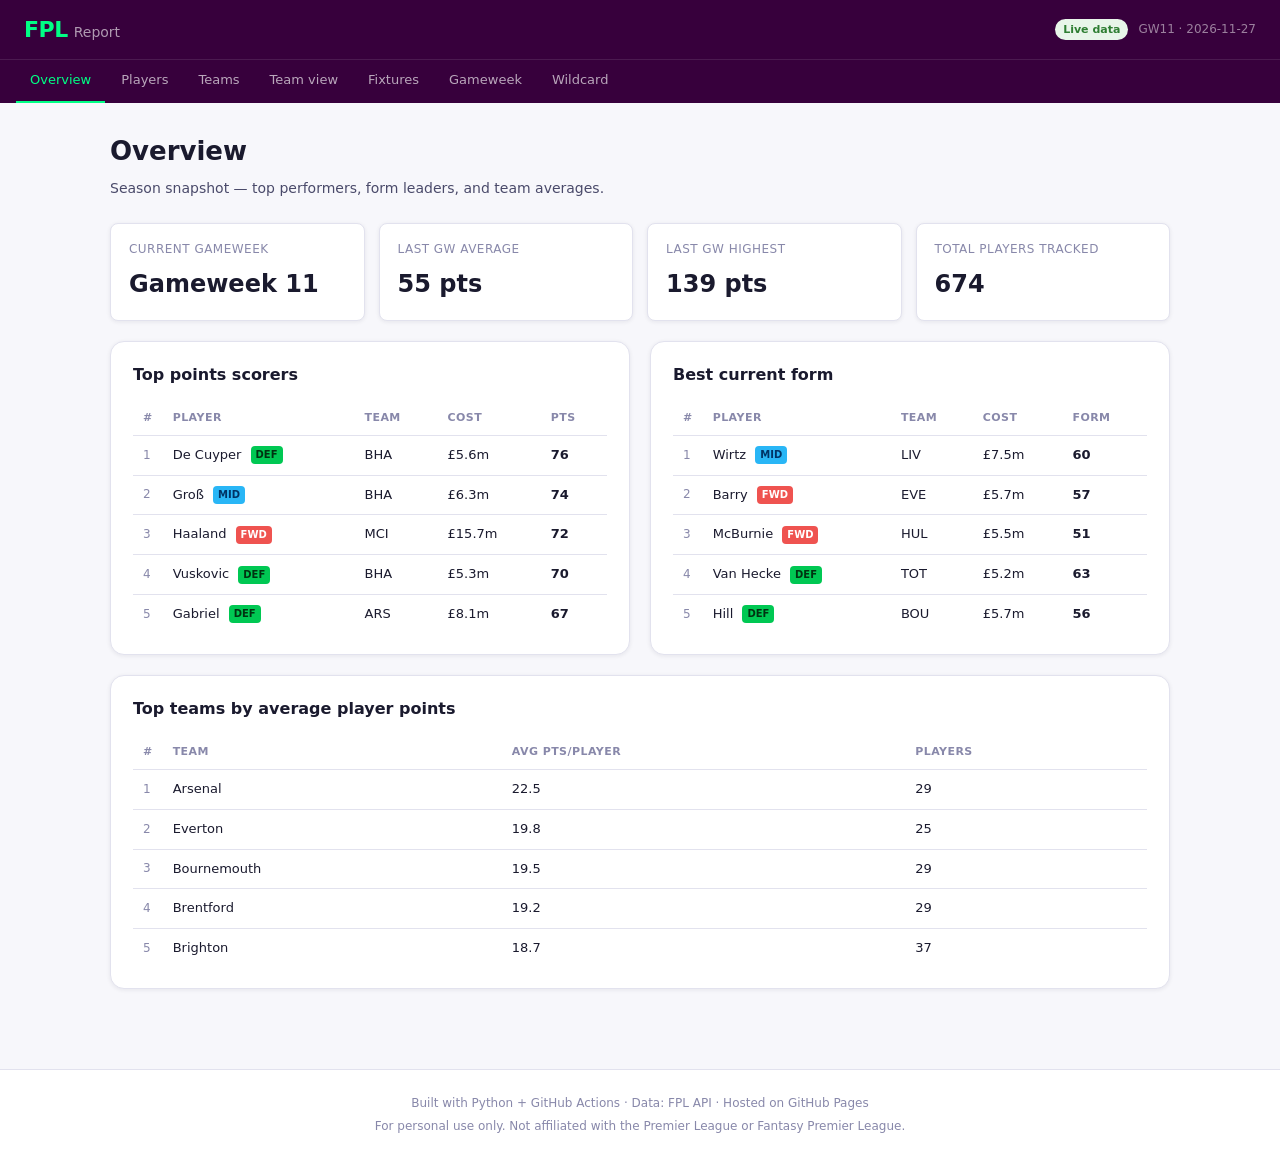
<file: docs/index.html>
<!DOCTYPE html>
<html lang="en">
<head>
  <meta charset="UTF-8">
  <meta name="viewport" content="width=device-width, initial-scale=1.0">
  <title>Overview — FPL Report</title>
  <link rel="stylesheet" href="assets/style.css">
</head>
<body>
  <header class="site-header">
    <div class="header-inner">
      <div class="header-brand">
        <span class="brand-logo">FPL</span>
        <span class="brand-sub">Report</span>
      </div>
      <div class="header-meta">
        <span class="badge badge-live">Live data</span>
        <span class="meta-info">GW11 · 2026-11-27</span>
      </div>
    </div>
    <nav class="site-nav">
      <a href="index.html" class="nav-link active">Overview</a>
<a href="players.html" class="nav-link">Players</a>
<a href="teams.html" class="nav-link">Teams</a>
<a href="team.html" class="nav-link">Team view</a>
<a href="fixtures.html" class="nav-link">Fixtures</a>
<a href="gameweek.html" class="nav-link">Gameweek</a>
<a href="wildcard.html" class="nav-link">Wildcard</a>
    </nav>
  </header>
  <main class="site-main">
    
    <div class="page-header">
      <h1>Overview</h1>
      <p class="page-desc">Season snapshot — top performers, form leaders, and team averages.</p>
    </div>

    <div class="stat-cards">
      <div class="stat-card">
        <div class="stat-label">Current gameweek</div>
        <div class="stat-value">Gameweek 11</div>
      </div>
      <div class="stat-card">
        <div class="stat-label">Last GW average</div>
        <div class="stat-value">55 pts</div>
      </div>
      <div class="stat-card">
        <div class="stat-label">Last GW highest</div>
        <div class="stat-value">139 pts</div>
      </div>
      <div class="stat-card">
        <div class="stat-label">Total players tracked</div>
        <div class="stat-value">674</div>
      </div>
    </div>

    <div class="two-col">
      <section class="card">
        <h2>Top points scorers</h2>
        <table class="data-table">
          <thead><tr><th>#</th><th>Player</th><th>Team</th><th>Cost</th><th>Pts</th></tr></thead>
          <tbody>
        <tr>
          <td class="rank">1</td>
          <td class="player-name">
            <span class="name">De Cuyper</span>
            <span class="pos-badge pos-2">DEF</span>
          </td>
          <td>BHA</td>
          <td>£5.6m</td>
          <td class="pts">76</td>
        </tr>
        <tr>
          <td class="rank">2</td>
          <td class="player-name">
            <span class="name">Groß</span>
            <span class="pos-badge pos-3">MID</span>
          </td>
          <td>BHA</td>
          <td>£6.3m</td>
          <td class="pts">74</td>
        </tr>
        <tr>
          <td class="rank">3</td>
          <td class="player-name">
            <span class="name">Haaland</span>
            <span class="pos-badge pos-4">FWD</span>
          </td>
          <td>MCI</td>
          <td>£15.7m</td>
          <td class="pts">72</td>
        </tr>
        <tr>
          <td class="rank">4</td>
          <td class="player-name">
            <span class="name">Vuskovic</span>
            <span class="pos-badge pos-2">DEF</span>
          </td>
          <td>BHA</td>
          <td>£5.3m</td>
          <td class="pts">70</td>
        </tr>
        <tr>
          <td class="rank">5</td>
          <td class="player-name">
            <span class="name">Gabriel</span>
            <span class="pos-badge pos-2">DEF</span>
          </td>
          <td>ARS</td>
          <td>£8.1m</td>
          <td class="pts">67</td>
        </tr></tbody>
        </table>
      </section>
      <section class="card">
        <h2>Best current form</h2>
        <table class="data-table">
          <thead><tr><th>#</th><th>Player</th><th>Team</th><th>Cost</th><th>Form</th></tr></thead>
          <tbody>
        <tr>
          <td class="rank">1</td>
          <td class="player-name">
            <span class="name">Wirtz</span>
            <span class="pos-badge pos-3">MID</span>
          </td>
          <td>LIV</td>
          <td>£7.5m</td>
          <td class="pts">60</td>
        </tr>
        <tr>
          <td class="rank">2</td>
          <td class="player-name">
            <span class="name">Barry</span>
            <span class="pos-badge pos-4">FWD</span>
          </td>
          <td>EVE</td>
          <td>£5.7m</td>
          <td class="pts">57</td>
        </tr>
        <tr>
          <td class="rank">3</td>
          <td class="player-name">
            <span class="name">McBurnie</span>
            <span class="pos-badge pos-4">FWD</span>
          </td>
          <td>HUL</td>
          <td>£5.5m</td>
          <td class="pts">51</td>
        </tr>
        <tr>
          <td class="rank">4</td>
          <td class="player-name">
            <span class="name">Van Hecke</span>
            <span class="pos-badge pos-2">DEF</span>
          </td>
          <td>TOT</td>
          <td>£5.2m</td>
          <td class="pts">63</td>
        </tr>
        <tr>
          <td class="rank">5</td>
          <td class="player-name">
            <span class="name">Hill</span>
            <span class="pos-badge pos-2">DEF</span>
          </td>
          <td>BOU</td>
          <td>£5.7m</td>
          <td class="pts">56</td>
        </tr></tbody>
        </table>
      </section>
    </div>

    <section class="card">
      <h2>Top teams by average player points</h2>
      <table class="data-table">
        <thead><tr><th>#</th><th>Team</th><th>Avg pts/player</th><th>Players</th></tr></thead>
        <tbody>
        <tr>
          <td class="rank">1</td>
          <td>Arsenal</td>
          <td>22.5</td>
          <td>29</td>
        </tr>
        <tr>
          <td class="rank">2</td>
          <td>Everton</td>
          <td>19.8</td>
          <td>25</td>
        </tr>
        <tr>
          <td class="rank">3</td>
          <td>Bournemouth</td>
          <td>19.5</td>
          <td>29</td>
        </tr>
        <tr>
          <td class="rank">4</td>
          <td>Brentford</td>
          <td>19.2</td>
          <td>29</td>
        </tr>
        <tr>
          <td class="rank">5</td>
          <td>Brighton</td>
          <td>18.7</td>
          <td>37</td>
        </tr></tbody>
      </table>
    </section>
  </main>
  <footer class="site-footer">
    <p>Built with Python + GitHub Actions · Data: FPL API · Hosted on GitHub Pages</p>
    <p>For personal use only. Not affiliated with the Premier League or Fantasy Premier League.</p>
  </footer>
  <script src="assets/main.js"></script>
</body>
</html>
</file>
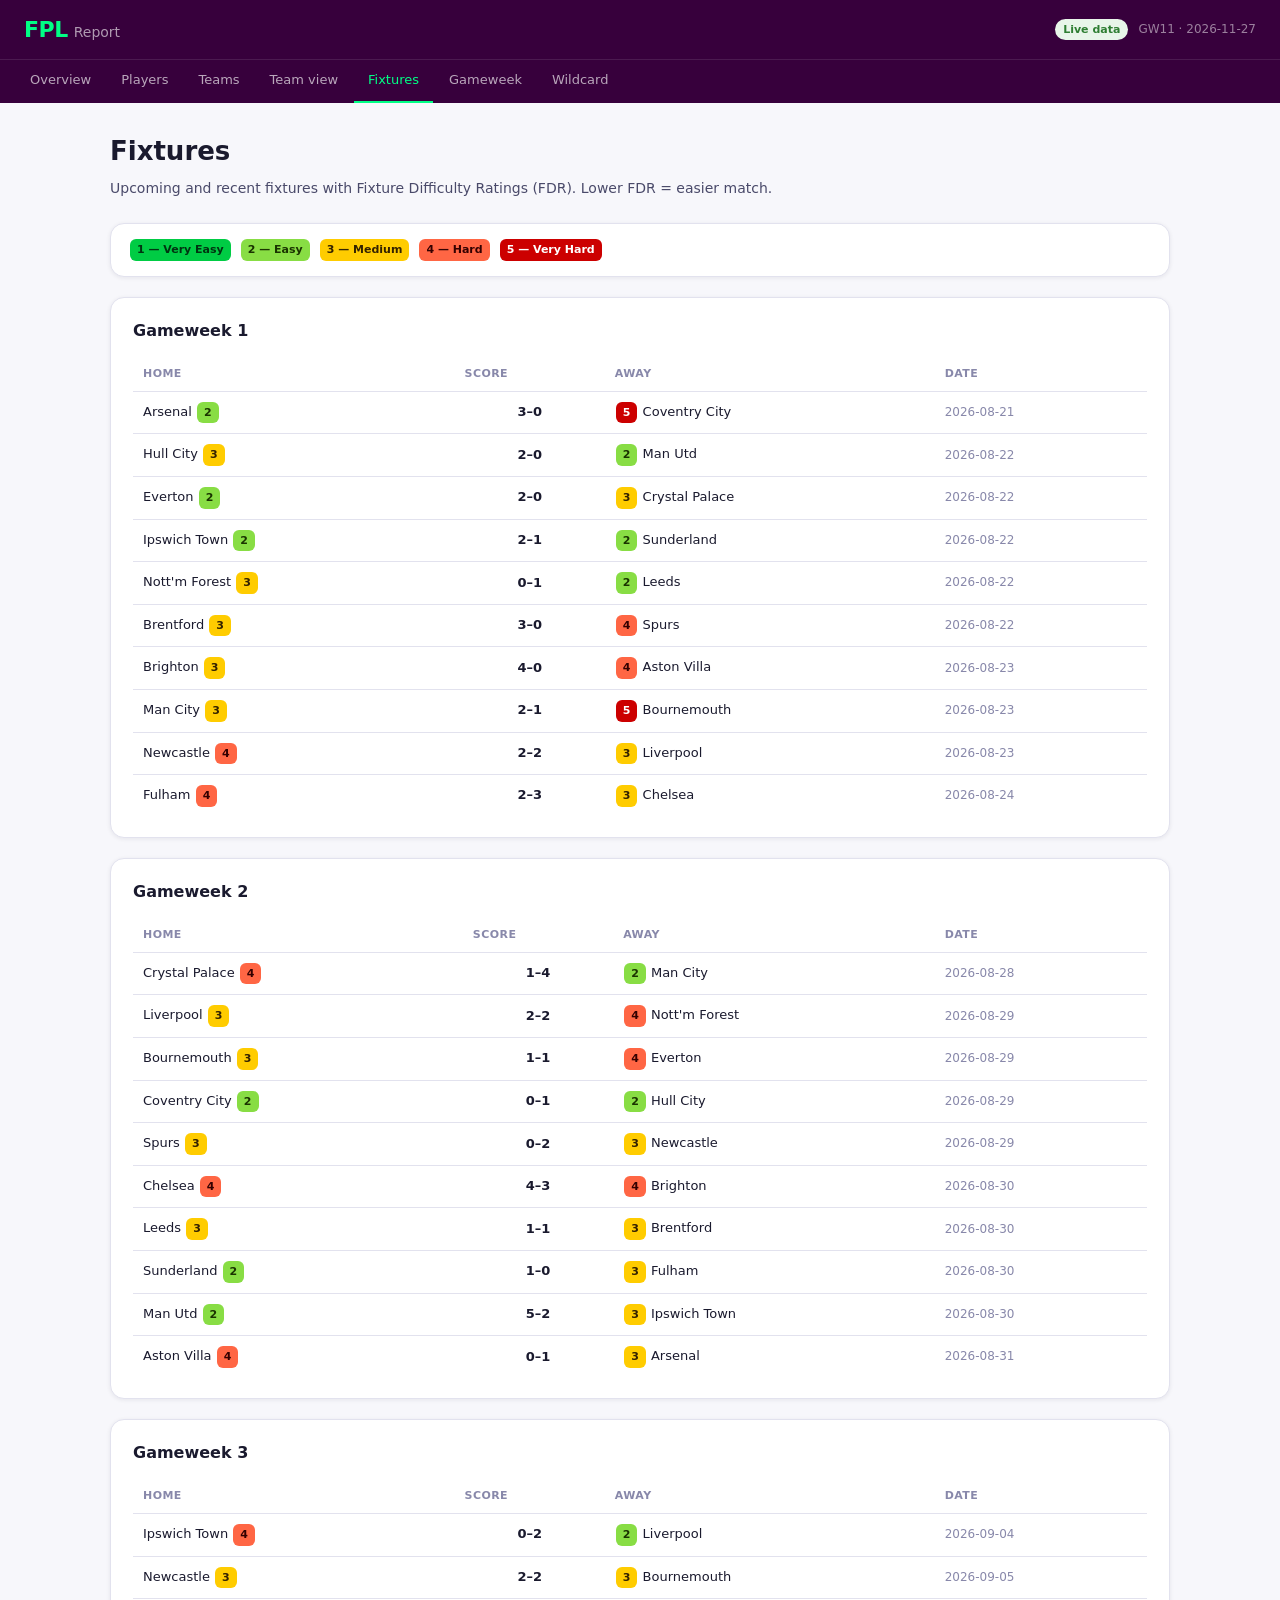
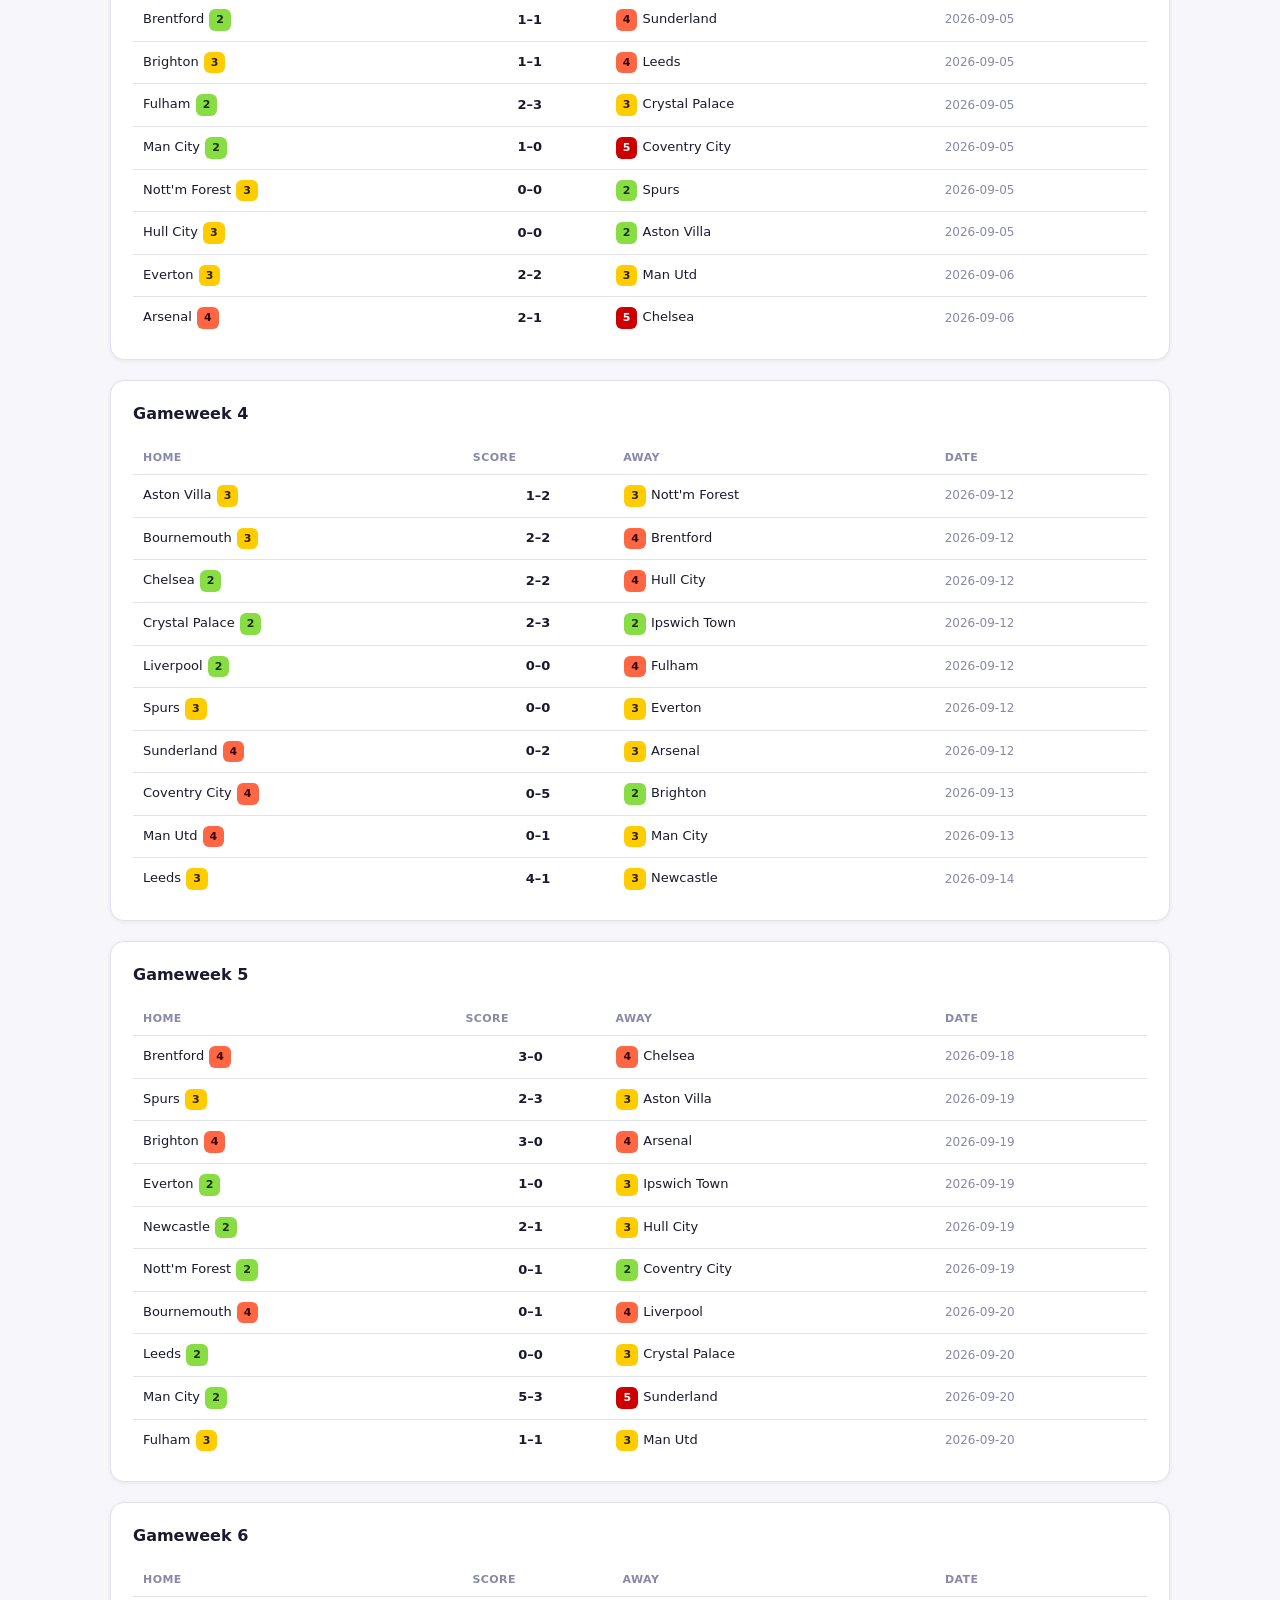
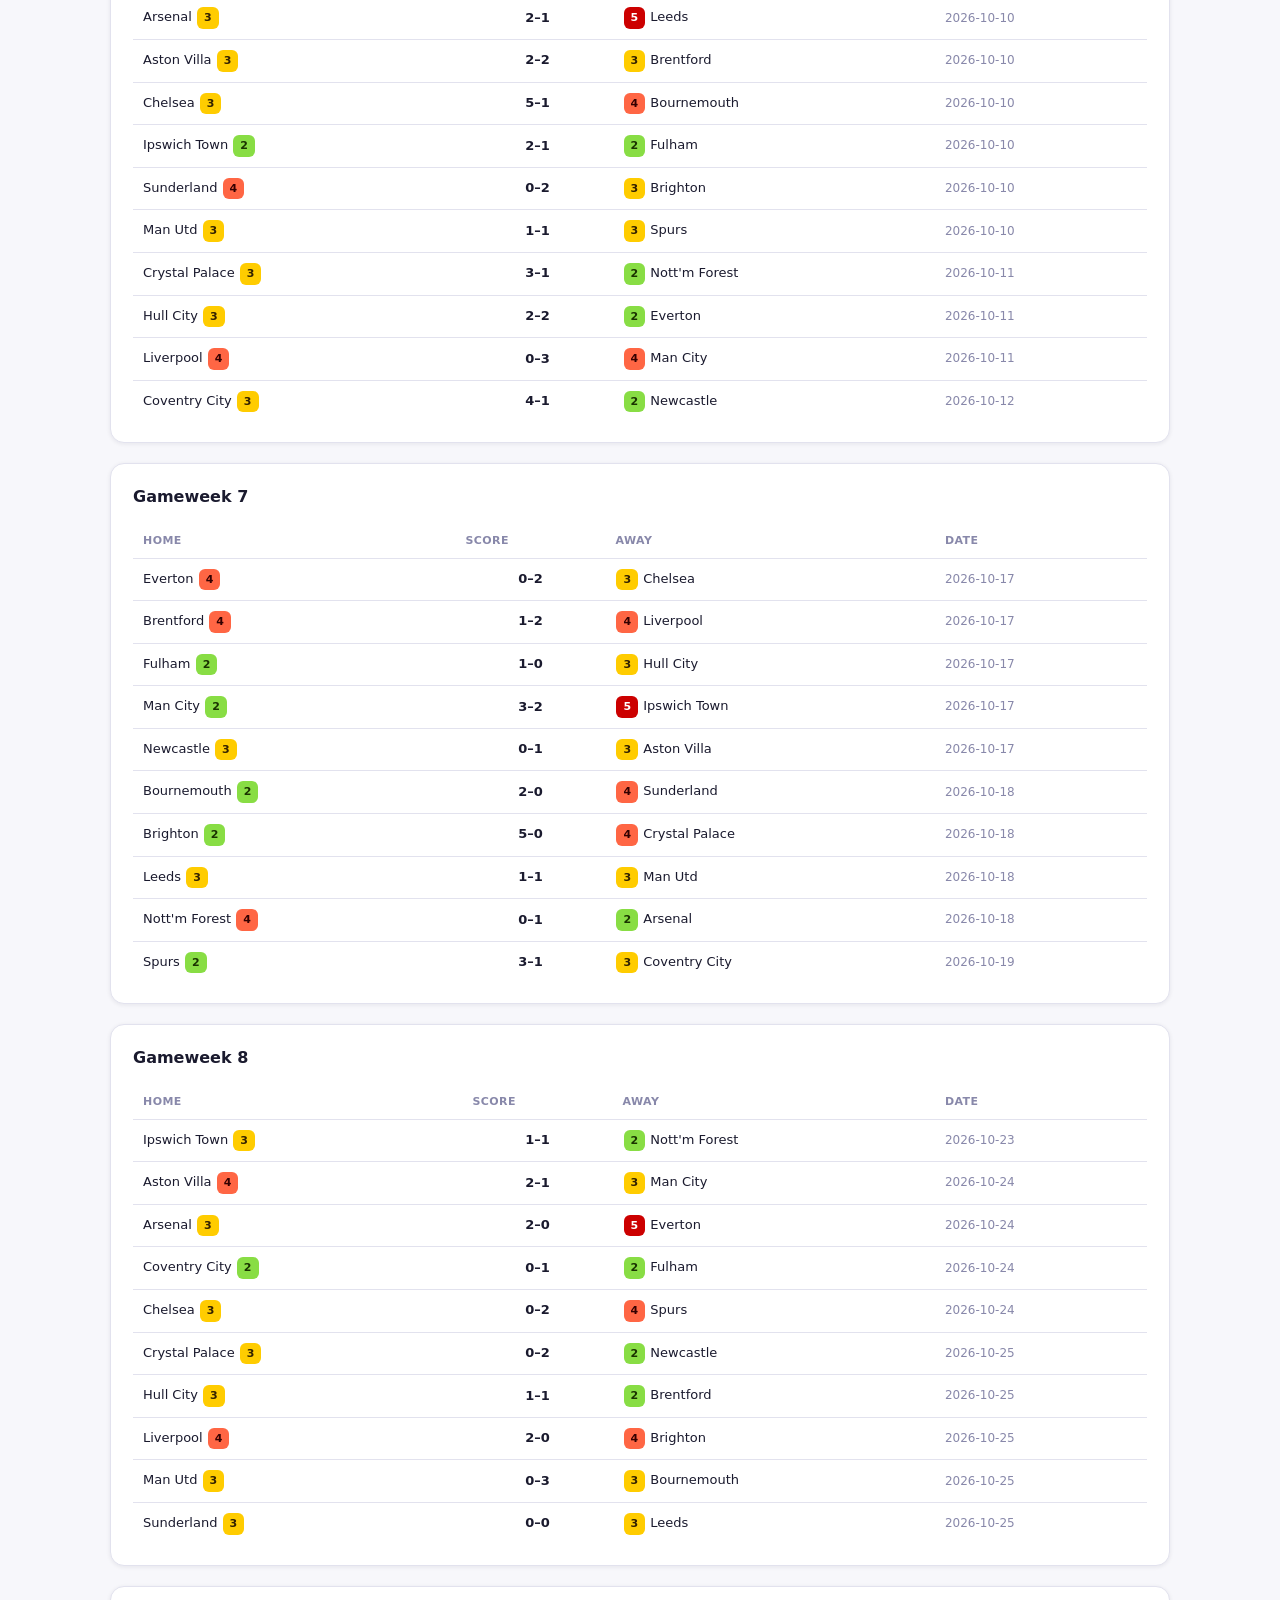
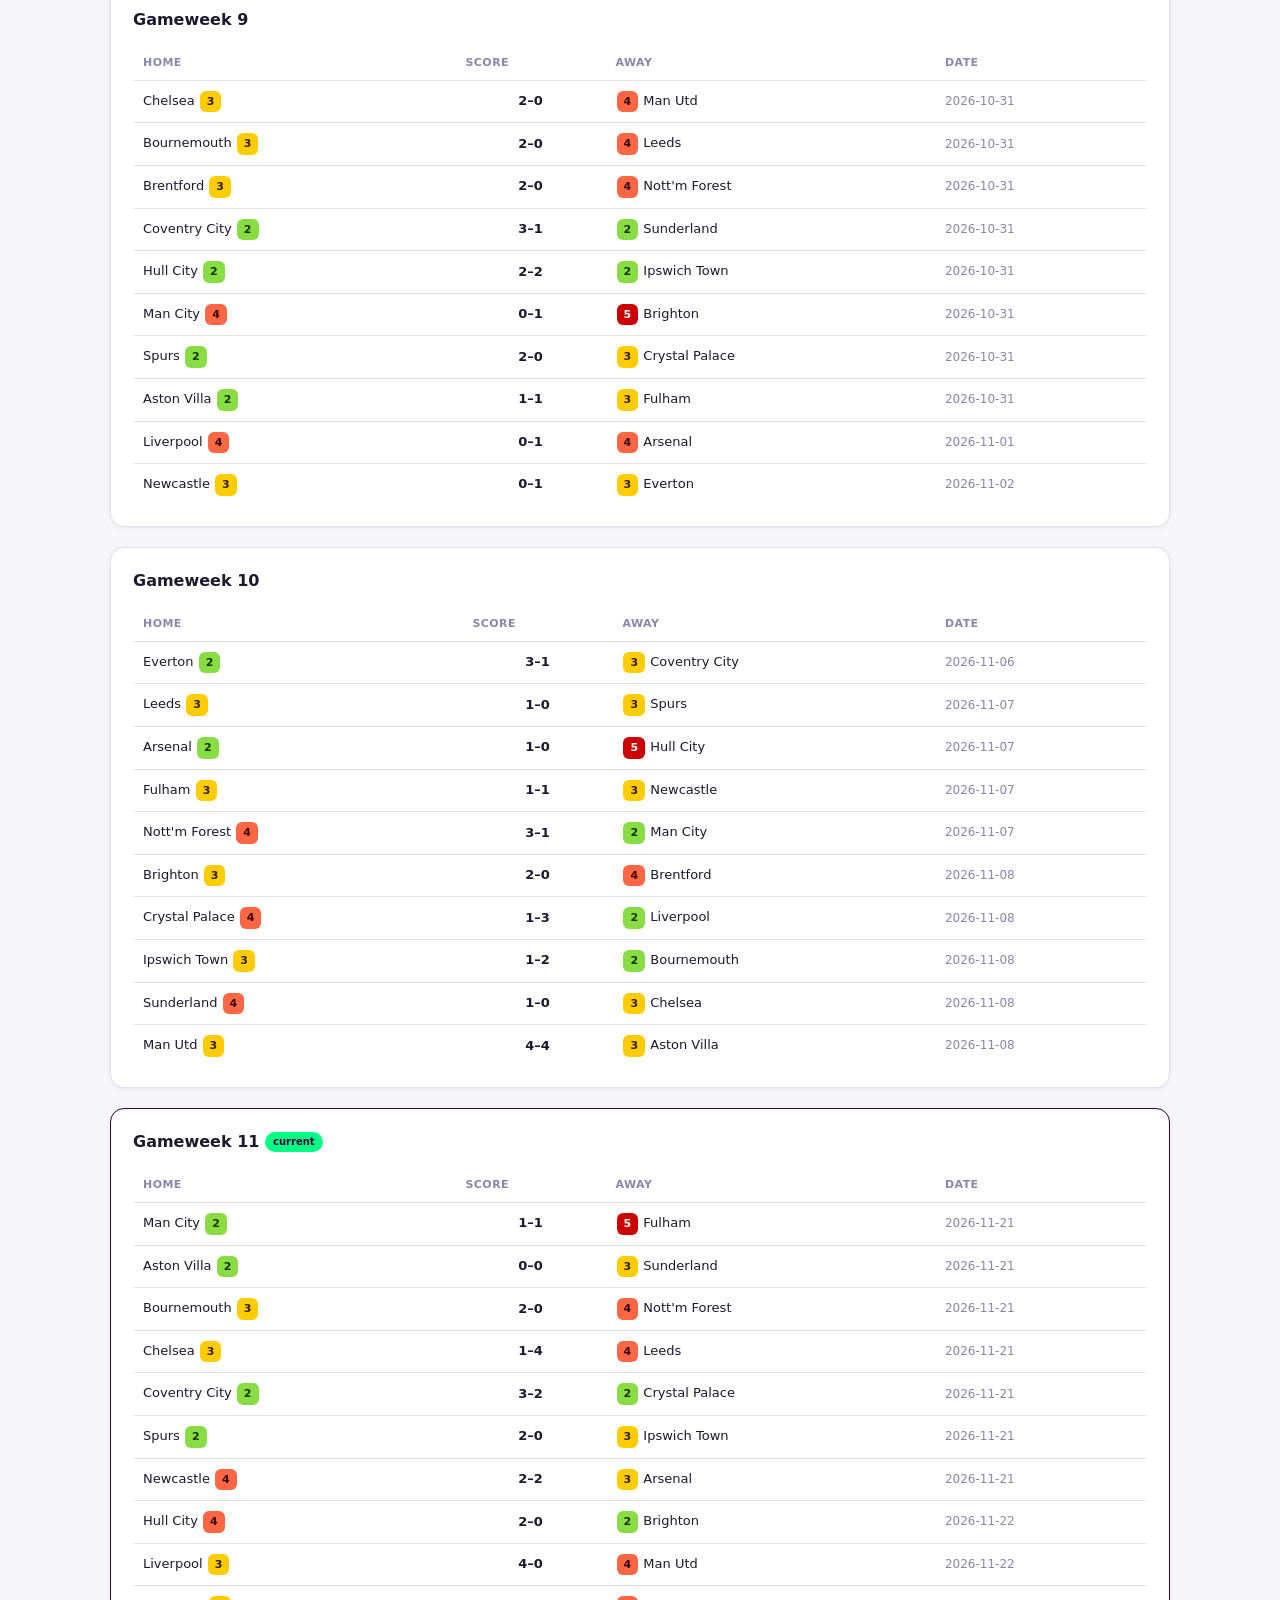
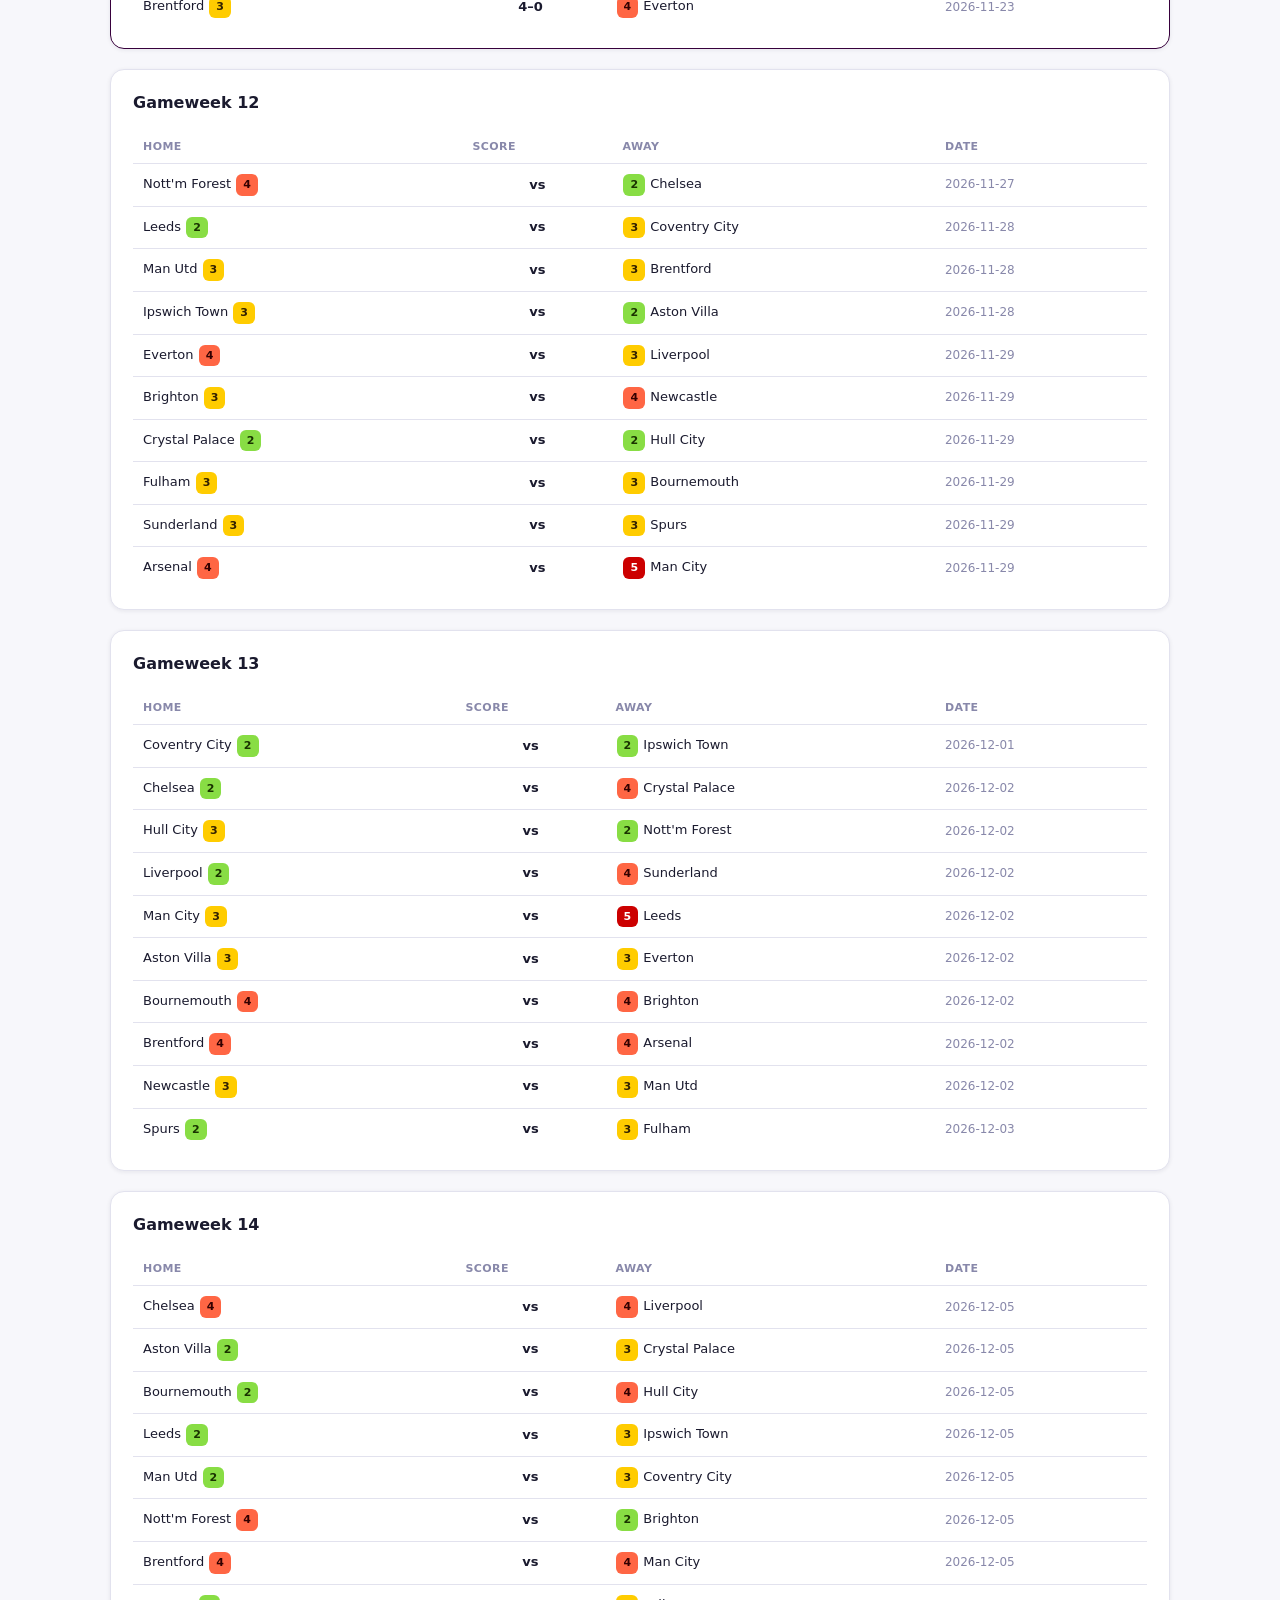
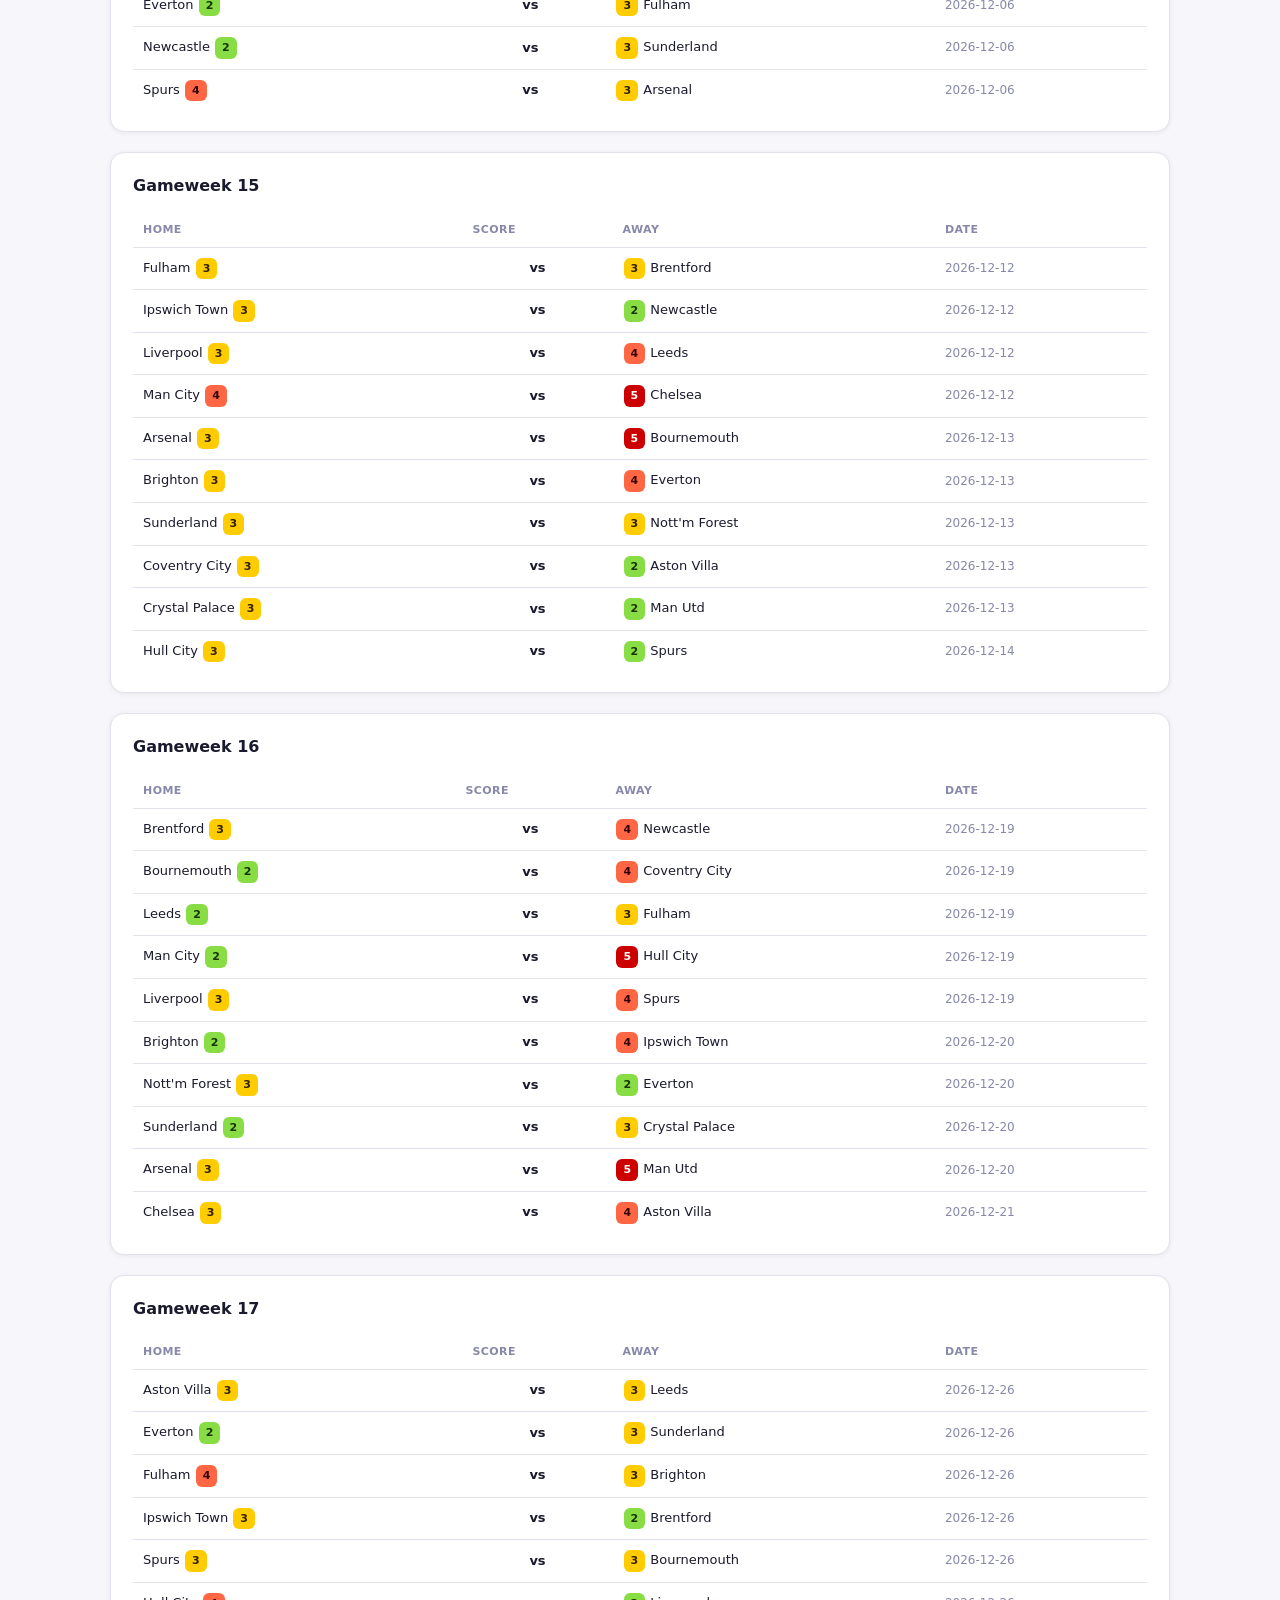
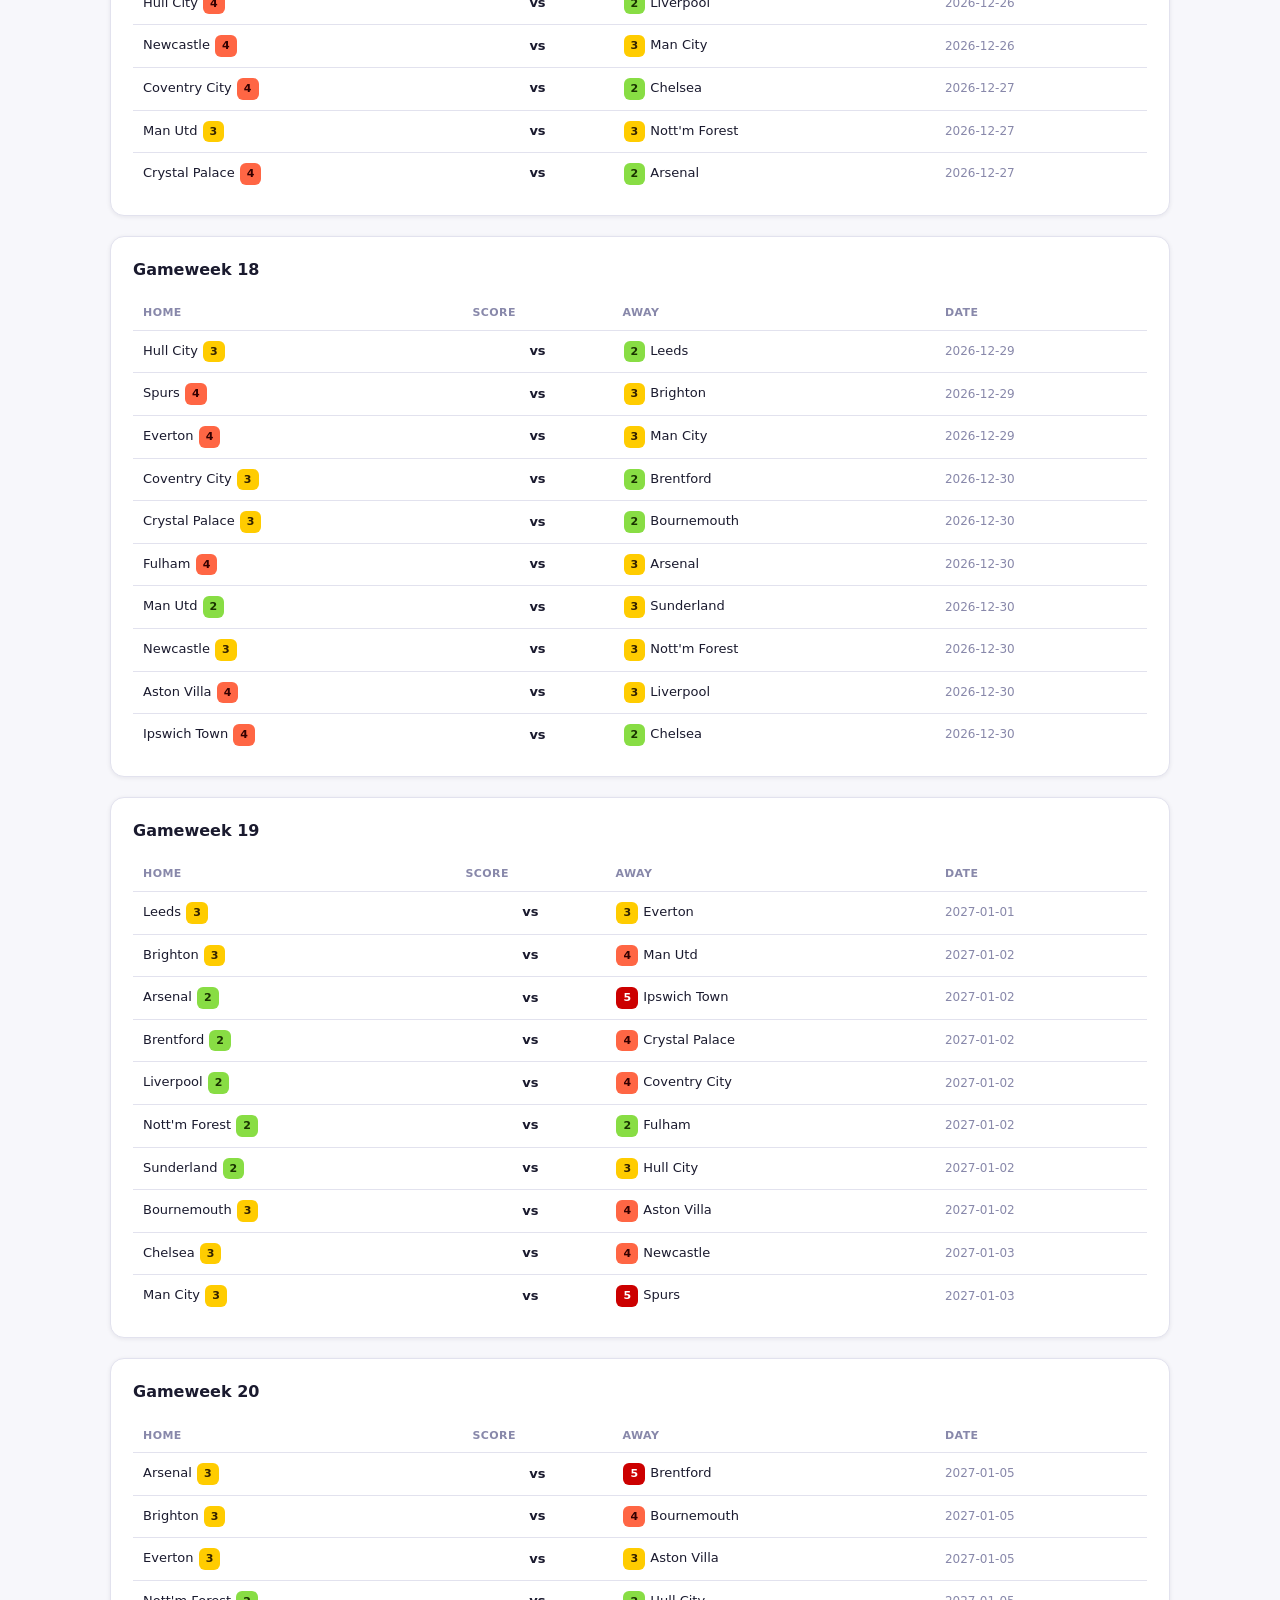
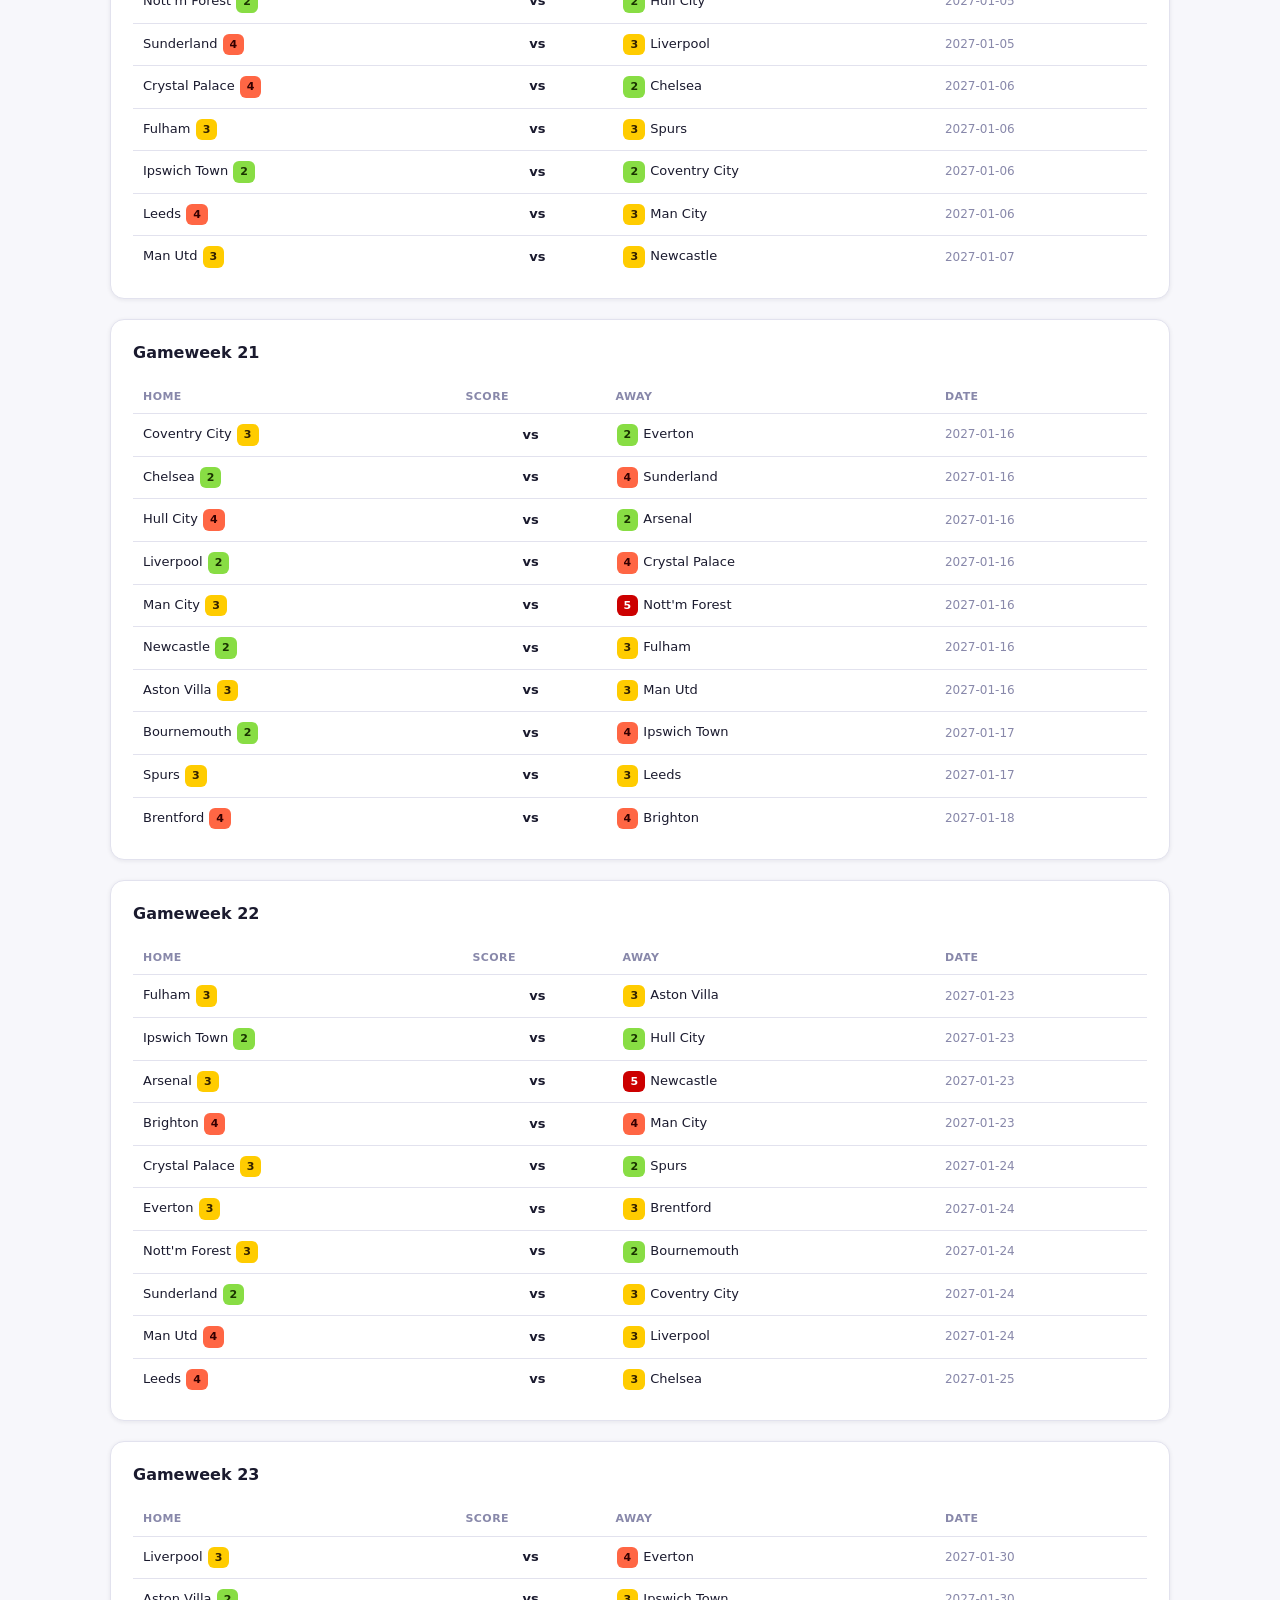
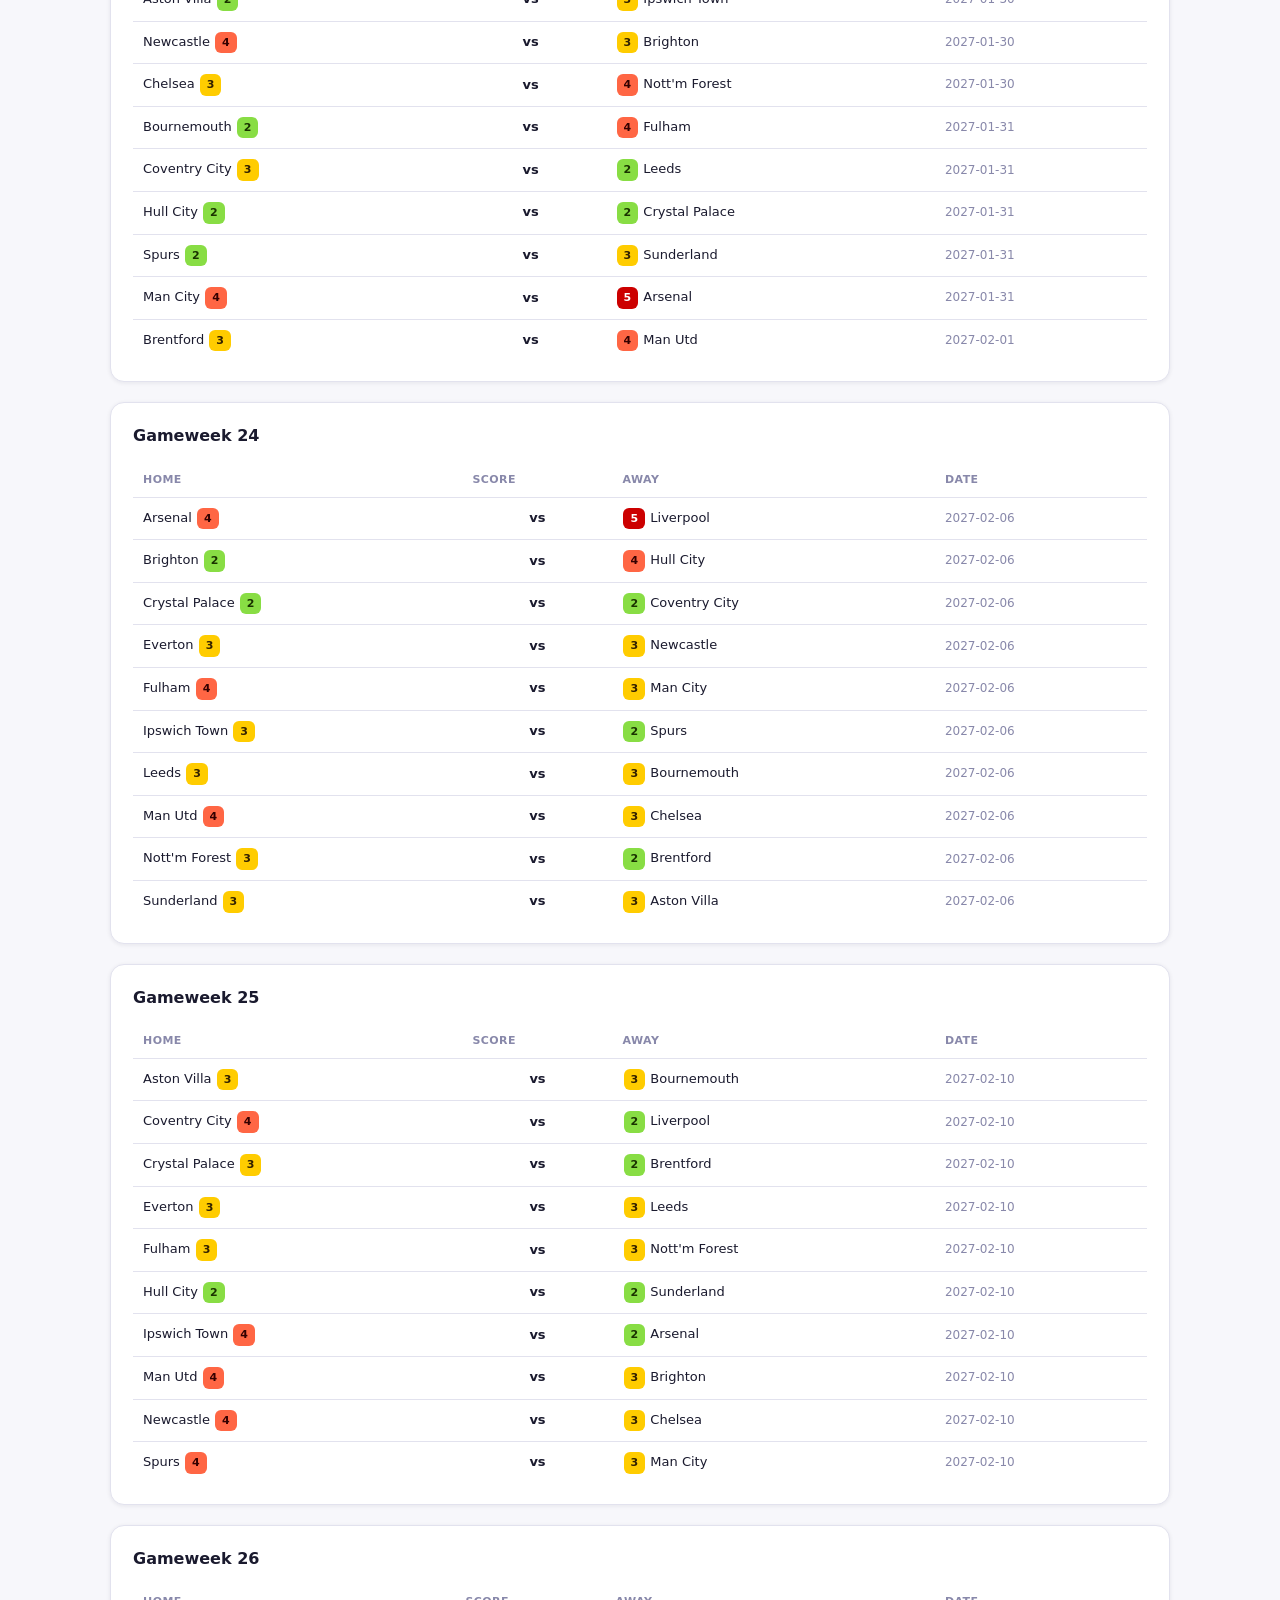
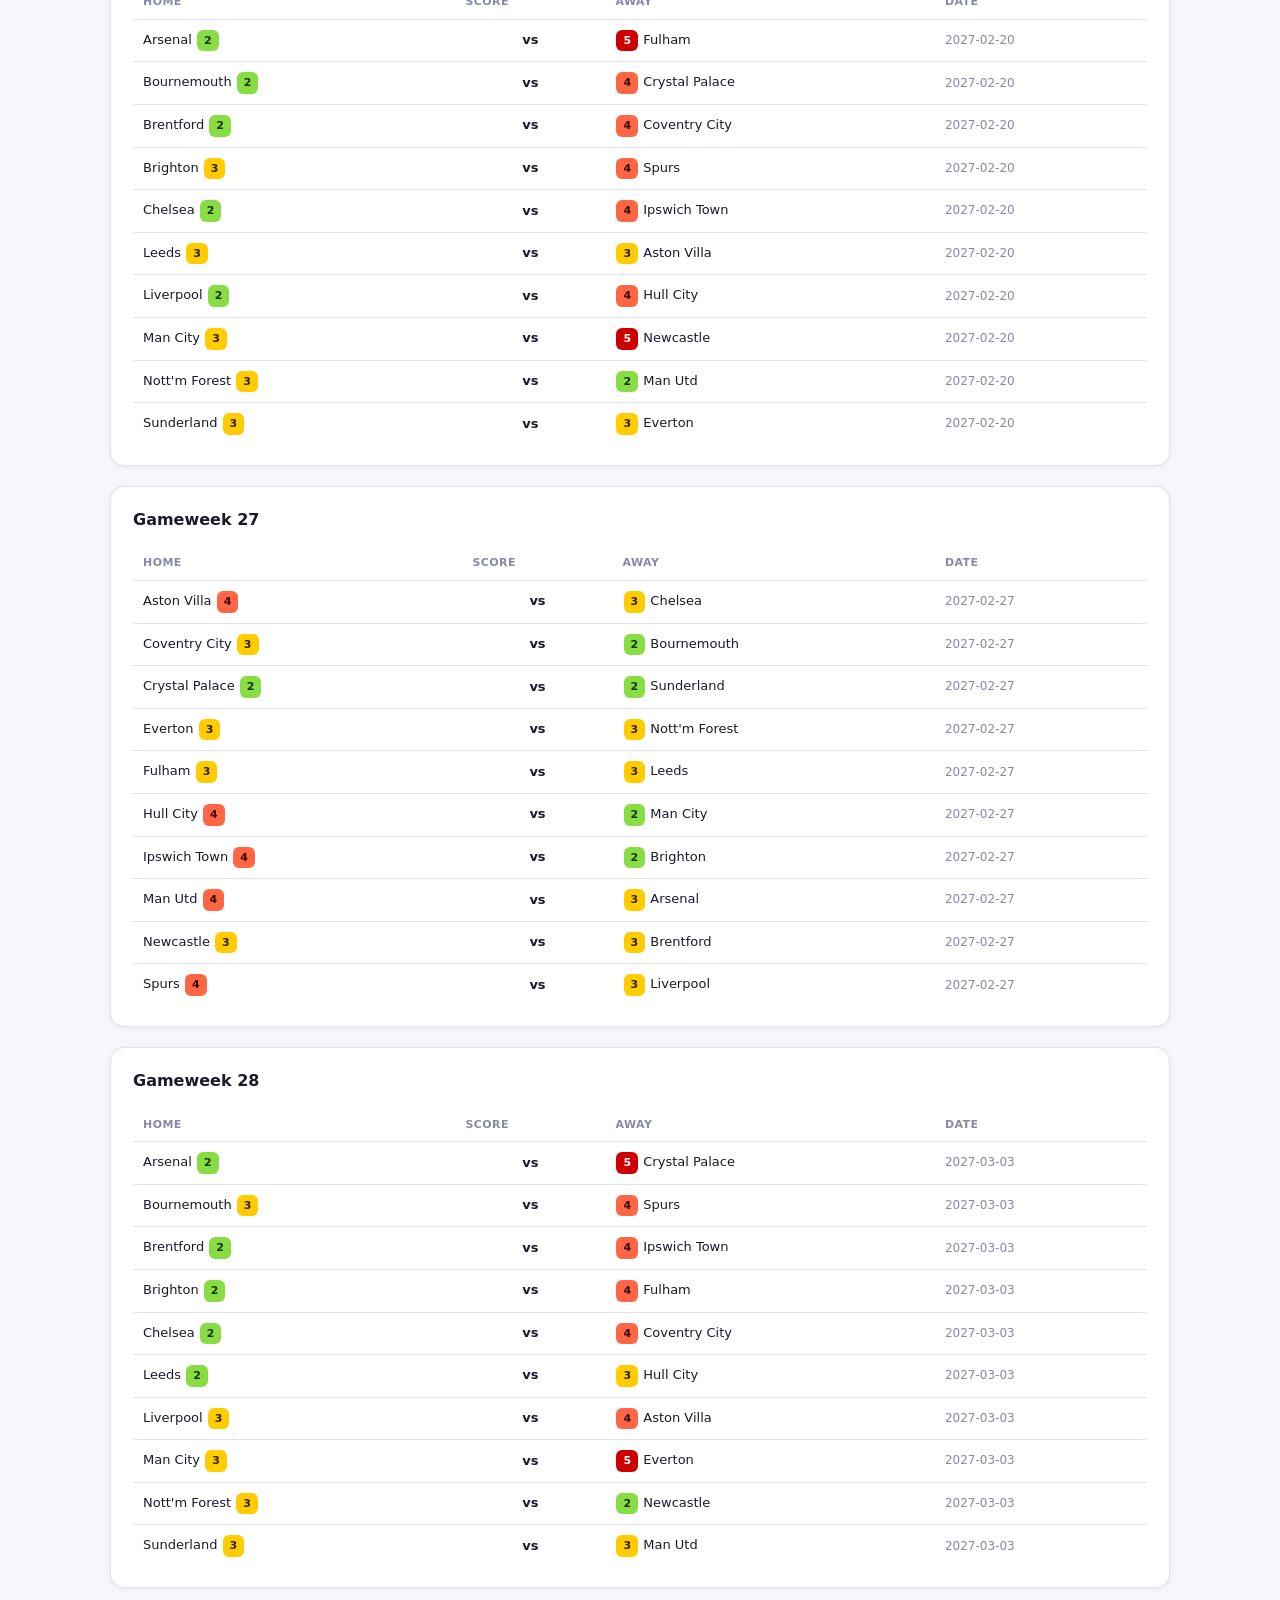
<file: docs/fixtures.html>
<!DOCTYPE html>
<html lang="en">
<head>
  <meta charset="UTF-8">
  <meta name="viewport" content="width=device-width, initial-scale=1.0">
  <title>Fixtures — FPL Report</title>
  <link rel="stylesheet" href="assets/style.css">
</head>
<body>
  <header class="site-header">
    <div class="header-inner">
      <div class="header-brand">
        <span class="brand-logo">FPL</span>
        <span class="brand-sub">Report</span>
      </div>
      <div class="header-meta">
        <span class="badge badge-live">Live data</span>
        <span class="meta-info">GW11 · 2026-11-27</span>
      </div>
    </div>
    <nav class="site-nav">
      <a href="index.html" class="nav-link">Overview</a>
<a href="players.html" class="nav-link">Players</a>
<a href="teams.html" class="nav-link">Teams</a>
<a href="team.html" class="nav-link">Team view</a>
<a href="fixtures.html" class="nav-link active">Fixtures</a>
<a href="gameweek.html" class="nav-link">Gameweek</a>
<a href="wildcard.html" class="nav-link">Wildcard</a>
    </nav>
  </header>
  <main class="site-main">
    
    <div class="page-header">
      <h1>Fixtures</h1>
      <p class="page-desc">Upcoming and recent fixtures with Fixture Difficulty Ratings (FDR). Lower FDR = easier match.</p>
    </div>
    <div class="fdr-legend card"><span class="fdr-pill fdr-1">1 — Very Easy</span><span class="fdr-pill fdr-2">2 — Easy</span><span class="fdr-pill fdr-3">3 — Medium</span><span class="fdr-pill fdr-4">4 — Hard</span><span class="fdr-pill fdr-5">5 — Very Hard</span></div>
    
        <section class="card fixture-gw">
          <h2>Gameweek 1</h2>
          <table class="data-table fixtures-table">
            <thead><tr><th>Home</th><th>Score</th><th>Away</th><th>Date</th></tr></thead>
            <tbody>
            <tr>
              <td>
                <span class="team-name">Arsenal</span>
                <span class="fdr-pill fdr-2">2</span>
              </td>
              <td class="score-cell">3–0</td>
              <td>
                <span class="fdr-pill fdr-5">5</span>
                <span class="team-name">Coventry City</span>
              </td>
              <td class="fixture-date">2026-08-21</td>
            </tr>
            <tr>
              <td>
                <span class="team-name">Hull City</span>
                <span class="fdr-pill fdr-3">3</span>
              </td>
              <td class="score-cell">2–0</td>
              <td>
                <span class="fdr-pill fdr-2">2</span>
                <span class="team-name">Man Utd</span>
              </td>
              <td class="fixture-date">2026-08-22</td>
            </tr>
            <tr>
              <td>
                <span class="team-name">Everton</span>
                <span class="fdr-pill fdr-2">2</span>
              </td>
              <td class="score-cell">2–0</td>
              <td>
                <span class="fdr-pill fdr-3">3</span>
                <span class="team-name">Crystal Palace</span>
              </td>
              <td class="fixture-date">2026-08-22</td>
            </tr>
            <tr>
              <td>
                <span class="team-name">Ipswich Town</span>
                <span class="fdr-pill fdr-2">2</span>
              </td>
              <td class="score-cell">2–1</td>
              <td>
                <span class="fdr-pill fdr-2">2</span>
                <span class="team-name">Sunderland</span>
              </td>
              <td class="fixture-date">2026-08-22</td>
            </tr>
            <tr>
              <td>
                <span class="team-name">Nott'm Forest</span>
                <span class="fdr-pill fdr-3">3</span>
              </td>
              <td class="score-cell">0–1</td>
              <td>
                <span class="fdr-pill fdr-2">2</span>
                <span class="team-name">Leeds</span>
              </td>
              <td class="fixture-date">2026-08-22</td>
            </tr>
            <tr>
              <td>
                <span class="team-name">Brentford</span>
                <span class="fdr-pill fdr-3">3</span>
              </td>
              <td class="score-cell">3–0</td>
              <td>
                <span class="fdr-pill fdr-4">4</span>
                <span class="team-name">Spurs</span>
              </td>
              <td class="fixture-date">2026-08-22</td>
            </tr>
            <tr>
              <td>
                <span class="team-name">Brighton</span>
                <span class="fdr-pill fdr-3">3</span>
              </td>
              <td class="score-cell">4–0</td>
              <td>
                <span class="fdr-pill fdr-4">4</span>
                <span class="team-name">Aston Villa</span>
              </td>
              <td class="fixture-date">2026-08-23</td>
            </tr>
            <tr>
              <td>
                <span class="team-name">Man City</span>
                <span class="fdr-pill fdr-3">3</span>
              </td>
              <td class="score-cell">2–1</td>
              <td>
                <span class="fdr-pill fdr-5">5</span>
                <span class="team-name">Bournemouth</span>
              </td>
              <td class="fixture-date">2026-08-23</td>
            </tr>
            <tr>
              <td>
                <span class="team-name">Newcastle</span>
                <span class="fdr-pill fdr-4">4</span>
              </td>
              <td class="score-cell">2–2</td>
              <td>
                <span class="fdr-pill fdr-3">3</span>
                <span class="team-name">Liverpool</span>
              </td>
              <td class="fixture-date">2026-08-23</td>
            </tr>
            <tr>
              <td>
                <span class="team-name">Fulham</span>
                <span class="fdr-pill fdr-4">4</span>
              </td>
              <td class="score-cell">2–3</td>
              <td>
                <span class="fdr-pill fdr-3">3</span>
                <span class="team-name">Chelsea</span>
              </td>
              <td class="fixture-date">2026-08-24</td>
            </tr></tbody>
          </table>
        </section>
        <section class="card fixture-gw">
          <h2>Gameweek 2</h2>
          <table class="data-table fixtures-table">
            <thead><tr><th>Home</th><th>Score</th><th>Away</th><th>Date</th></tr></thead>
            <tbody>
            <tr>
              <td>
                <span class="team-name">Crystal Palace</span>
                <span class="fdr-pill fdr-4">4</span>
              </td>
              <td class="score-cell">1–4</td>
              <td>
                <span class="fdr-pill fdr-2">2</span>
                <span class="team-name">Man City</span>
              </td>
              <td class="fixture-date">2026-08-28</td>
            </tr>
            <tr>
              <td>
                <span class="team-name">Liverpool</span>
                <span class="fdr-pill fdr-3">3</span>
              </td>
              <td class="score-cell">2–2</td>
              <td>
                <span class="fdr-pill fdr-4">4</span>
                <span class="team-name">Nott'm Forest</span>
              </td>
              <td class="fixture-date">2026-08-29</td>
            </tr>
            <tr>
              <td>
                <span class="team-name">Bournemouth</span>
                <span class="fdr-pill fdr-3">3</span>
              </td>
              <td class="score-cell">1–1</td>
              <td>
                <span class="fdr-pill fdr-4">4</span>
                <span class="team-name">Everton</span>
              </td>
              <td class="fixture-date">2026-08-29</td>
            </tr>
            <tr>
              <td>
                <span class="team-name">Coventry City</span>
                <span class="fdr-pill fdr-2">2</span>
              </td>
              <td class="score-cell">0–1</td>
              <td>
                <span class="fdr-pill fdr-2">2</span>
                <span class="team-name">Hull City</span>
              </td>
              <td class="fixture-date">2026-08-29</td>
            </tr>
            <tr>
              <td>
                <span class="team-name">Spurs</span>
                <span class="fdr-pill fdr-3">3</span>
              </td>
              <td class="score-cell">0–2</td>
              <td>
                <span class="fdr-pill fdr-3">3</span>
                <span class="team-name">Newcastle</span>
              </td>
              <td class="fixture-date">2026-08-29</td>
            </tr>
            <tr>
              <td>
                <span class="team-name">Chelsea</span>
                <span class="fdr-pill fdr-4">4</span>
              </td>
              <td class="score-cell">4–3</td>
              <td>
                <span class="fdr-pill fdr-4">4</span>
                <span class="team-name">Brighton</span>
              </td>
              <td class="fixture-date">2026-08-30</td>
            </tr>
            <tr>
              <td>
                <span class="team-name">Leeds</span>
                <span class="fdr-pill fdr-3">3</span>
              </td>
              <td class="score-cell">1–1</td>
              <td>
                <span class="fdr-pill fdr-3">3</span>
                <span class="team-name">Brentford</span>
              </td>
              <td class="fixture-date">2026-08-30</td>
            </tr>
            <tr>
              <td>
                <span class="team-name">Sunderland</span>
                <span class="fdr-pill fdr-2">2</span>
              </td>
              <td class="score-cell">1–0</td>
              <td>
                <span class="fdr-pill fdr-3">3</span>
                <span class="team-name">Fulham</span>
              </td>
              <td class="fixture-date">2026-08-30</td>
            </tr>
            <tr>
              <td>
                <span class="team-name">Man Utd</span>
                <span class="fdr-pill fdr-2">2</span>
              </td>
              <td class="score-cell">5–2</td>
              <td>
                <span class="fdr-pill fdr-3">3</span>
                <span class="team-name">Ipswich Town</span>
              </td>
              <td class="fixture-date">2026-08-30</td>
            </tr>
            <tr>
              <td>
                <span class="team-name">Aston Villa</span>
                <span class="fdr-pill fdr-4">4</span>
              </td>
              <td class="score-cell">0–1</td>
              <td>
                <span class="fdr-pill fdr-3">3</span>
                <span class="team-name">Arsenal</span>
              </td>
              <td class="fixture-date">2026-08-31</td>
            </tr></tbody>
          </table>
        </section>
        <section class="card fixture-gw">
          <h2>Gameweek 3</h2>
          <table class="data-table fixtures-table">
            <thead><tr><th>Home</th><th>Score</th><th>Away</th><th>Date</th></tr></thead>
            <tbody>
            <tr>
              <td>
                <span class="team-name">Ipswich Town</span>
                <span class="fdr-pill fdr-4">4</span>
              </td>
              <td class="score-cell">0–2</td>
              <td>
                <span class="fdr-pill fdr-2">2</span>
                <span class="team-name">Liverpool</span>
              </td>
              <td class="fixture-date">2026-09-04</td>
            </tr>
            <tr>
              <td>
                <span class="team-name">Newcastle</span>
                <span class="fdr-pill fdr-3">3</span>
              </td>
              <td class="score-cell">2–2</td>
              <td>
                <span class="fdr-pill fdr-3">3</span>
                <span class="team-name">Bournemouth</span>
              </td>
              <td class="fixture-date">2026-09-05</td>
            </tr>
            <tr>
              <td>
                <span class="team-name">Brentford</span>
                <span class="fdr-pill fdr-2">2</span>
              </td>
              <td class="score-cell">1–1</td>
              <td>
                <span class="fdr-pill fdr-4">4</span>
                <span class="team-name">Sunderland</span>
              </td>
              <td class="fixture-date">2026-09-05</td>
            </tr>
            <tr>
              <td>
                <span class="team-name">Brighton</span>
                <span class="fdr-pill fdr-3">3</span>
              </td>
              <td class="score-cell">1–1</td>
              <td>
                <span class="fdr-pill fdr-4">4</span>
                <span class="team-name">Leeds</span>
              </td>
              <td class="fixture-date">2026-09-05</td>
            </tr>
            <tr>
              <td>
                <span class="team-name">Fulham</span>
                <span class="fdr-pill fdr-2">2</span>
              </td>
              <td class="score-cell">2–3</td>
              <td>
                <span class="fdr-pill fdr-3">3</span>
                <span class="team-name">Crystal Palace</span>
              </td>
              <td class="fixture-date">2026-09-05</td>
            </tr>
            <tr>
              <td>
                <span class="team-name">Man City</span>
                <span class="fdr-pill fdr-2">2</span>
              </td>
              <td class="score-cell">1–0</td>
              <td>
                <span class="fdr-pill fdr-5">5</span>
                <span class="team-name">Coventry City</span>
              </td>
              <td class="fixture-date">2026-09-05</td>
            </tr>
            <tr>
              <td>
                <span class="team-name">Nott'm Forest</span>
                <span class="fdr-pill fdr-3">3</span>
              </td>
              <td class="score-cell">0–0</td>
              <td>
                <span class="fdr-pill fdr-2">2</span>
                <span class="team-name">Spurs</span>
              </td>
              <td class="fixture-date">2026-09-05</td>
            </tr>
            <tr>
              <td>
                <span class="team-name">Hull City</span>
                <span class="fdr-pill fdr-3">3</span>
              </td>
              <td class="score-cell">0–0</td>
              <td>
                <span class="fdr-pill fdr-2">2</span>
                <span class="team-name">Aston Villa</span>
              </td>
              <td class="fixture-date">2026-09-05</td>
            </tr>
            <tr>
              <td>
                <span class="team-name">Everton</span>
                <span class="fdr-pill fdr-3">3</span>
              </td>
              <td class="score-cell">2–2</td>
              <td>
                <span class="fdr-pill fdr-3">3</span>
                <span class="team-name">Man Utd</span>
              </td>
              <td class="fixture-date">2026-09-06</td>
            </tr>
            <tr>
              <td>
                <span class="team-name">Arsenal</span>
                <span class="fdr-pill fdr-4">4</span>
              </td>
              <td class="score-cell">2–1</td>
              <td>
                <span class="fdr-pill fdr-5">5</span>
                <span class="team-name">Chelsea</span>
              </td>
              <td class="fixture-date">2026-09-06</td>
            </tr></tbody>
          </table>
        </section>
        <section class="card fixture-gw">
          <h2>Gameweek 4</h2>
          <table class="data-table fixtures-table">
            <thead><tr><th>Home</th><th>Score</th><th>Away</th><th>Date</th></tr></thead>
            <tbody>
            <tr>
              <td>
                <span class="team-name">Aston Villa</span>
                <span class="fdr-pill fdr-3">3</span>
              </td>
              <td class="score-cell">1–2</td>
              <td>
                <span class="fdr-pill fdr-3">3</span>
                <span class="team-name">Nott'm Forest</span>
              </td>
              <td class="fixture-date">2026-09-12</td>
            </tr>
            <tr>
              <td>
                <span class="team-name">Bournemouth</span>
                <span class="fdr-pill fdr-3">3</span>
              </td>
              <td class="score-cell">2–2</td>
              <td>
                <span class="fdr-pill fdr-4">4</span>
                <span class="team-name">Brentford</span>
              </td>
              <td class="fixture-date">2026-09-12</td>
            </tr>
            <tr>
              <td>
                <span class="team-name">Chelsea</span>
                <span class="fdr-pill fdr-2">2</span>
              </td>
              <td class="score-cell">2–2</td>
              <td>
                <span class="fdr-pill fdr-4">4</span>
                <span class="team-name">Hull City</span>
              </td>
              <td class="fixture-date">2026-09-12</td>
            </tr>
            <tr>
              <td>
                <span class="team-name">Crystal Palace</span>
                <span class="fdr-pill fdr-2">2</span>
              </td>
              <td class="score-cell">2–3</td>
              <td>
                <span class="fdr-pill fdr-2">2</span>
                <span class="team-name">Ipswich Town</span>
              </td>
              <td class="fixture-date">2026-09-12</td>
            </tr>
            <tr>
              <td>
                <span class="team-name">Liverpool</span>
                <span class="fdr-pill fdr-2">2</span>
              </td>
              <td class="score-cell">0–0</td>
              <td>
                <span class="fdr-pill fdr-4">4</span>
                <span class="team-name">Fulham</span>
              </td>
              <td class="fixture-date">2026-09-12</td>
            </tr>
            <tr>
              <td>
                <span class="team-name">Spurs</span>
                <span class="fdr-pill fdr-3">3</span>
              </td>
              <td class="score-cell">0–0</td>
              <td>
                <span class="fdr-pill fdr-3">3</span>
                <span class="team-name">Everton</span>
              </td>
              <td class="fixture-date">2026-09-12</td>
            </tr>
            <tr>
              <td>
                <span class="team-name">Sunderland</span>
                <span class="fdr-pill fdr-4">4</span>
              </td>
              <td class="score-cell">0–2</td>
              <td>
                <span class="fdr-pill fdr-3">3</span>
                <span class="team-name">Arsenal</span>
              </td>
              <td class="fixture-date">2026-09-12</td>
            </tr>
            <tr>
              <td>
                <span class="team-name">Coventry City</span>
                <span class="fdr-pill fdr-4">4</span>
              </td>
              <td class="score-cell">0–5</td>
              <td>
                <span class="fdr-pill fdr-2">2</span>
                <span class="team-name">Brighton</span>
              </td>
              <td class="fixture-date">2026-09-13</td>
            </tr>
            <tr>
              <td>
                <span class="team-name">Man Utd</span>
                <span class="fdr-pill fdr-4">4</span>
              </td>
              <td class="score-cell">0–1</td>
              <td>
                <span class="fdr-pill fdr-3">3</span>
                <span class="team-name">Man City</span>
              </td>
              <td class="fixture-date">2026-09-13</td>
            </tr>
            <tr>
              <td>
                <span class="team-name">Leeds</span>
                <span class="fdr-pill fdr-3">3</span>
              </td>
              <td class="score-cell">4–1</td>
              <td>
                <span class="fdr-pill fdr-3">3</span>
                <span class="team-name">Newcastle</span>
              </td>
              <td class="fixture-date">2026-09-14</td>
            </tr></tbody>
          </table>
        </section>
        <section class="card fixture-gw">
          <h2>Gameweek 5</h2>
          <table class="data-table fixtures-table">
            <thead><tr><th>Home</th><th>Score</th><th>Away</th><th>Date</th></tr></thead>
            <tbody>
            <tr>
              <td>
                <span class="team-name">Brentford</span>
                <span class="fdr-pill fdr-4">4</span>
              </td>
              <td class="score-cell">3–0</td>
              <td>
                <span class="fdr-pill fdr-4">4</span>
                <span class="team-name">Chelsea</span>
              </td>
              <td class="fixture-date">2026-09-18</td>
            </tr>
            <tr>
              <td>
                <span class="team-name">Spurs</span>
                <span class="fdr-pill fdr-3">3</span>
              </td>
              <td class="score-cell">2–3</td>
              <td>
                <span class="fdr-pill fdr-3">3</span>
                <span class="team-name">Aston Villa</span>
              </td>
              <td class="fixture-date">2026-09-19</td>
            </tr>
            <tr>
              <td>
                <span class="team-name">Brighton</span>
                <span class="fdr-pill fdr-4">4</span>
              </td>
              <td class="score-cell">3–0</td>
              <td>
                <span class="fdr-pill fdr-4">4</span>
                <span class="team-name">Arsenal</span>
              </td>
              <td class="fixture-date">2026-09-19</td>
            </tr>
            <tr>
              <td>
                <span class="team-name">Everton</span>
                <span class="fdr-pill fdr-2">2</span>
              </td>
              <td class="score-cell">1–0</td>
              <td>
                <span class="fdr-pill fdr-3">3</span>
                <span class="team-name">Ipswich Town</span>
              </td>
              <td class="fixture-date">2026-09-19</td>
            </tr>
            <tr>
              <td>
                <span class="team-name">Newcastle</span>
                <span class="fdr-pill fdr-2">2</span>
              </td>
              <td class="score-cell">2–1</td>
              <td>
                <span class="fdr-pill fdr-3">3</span>
                <span class="team-name">Hull City</span>
              </td>
              <td class="fixture-date">2026-09-19</td>
            </tr>
            <tr>
              <td>
                <span class="team-name">Nott'm Forest</span>
                <span class="fdr-pill fdr-2">2</span>
              </td>
              <td class="score-cell">0–1</td>
              <td>
                <span class="fdr-pill fdr-2">2</span>
                <span class="team-name">Coventry City</span>
              </td>
              <td class="fixture-date">2026-09-19</td>
            </tr>
            <tr>
              <td>
                <span class="team-name">Bournemouth</span>
                <span class="fdr-pill fdr-4">4</span>
              </td>
              <td class="score-cell">0–1</td>
              <td>
                <span class="fdr-pill fdr-4">4</span>
                <span class="team-name">Liverpool</span>
              </td>
              <td class="fixture-date">2026-09-20</td>
            </tr>
            <tr>
              <td>
                <span class="team-name">Leeds</span>
                <span class="fdr-pill fdr-2">2</span>
              </td>
              <td class="score-cell">0–0</td>
              <td>
                <span class="fdr-pill fdr-3">3</span>
                <span class="team-name">Crystal Palace</span>
              </td>
              <td class="fixture-date">2026-09-20</td>
            </tr>
            <tr>
              <td>
                <span class="team-name">Man City</span>
                <span class="fdr-pill fdr-2">2</span>
              </td>
              <td class="score-cell">5–3</td>
              <td>
                <span class="fdr-pill fdr-5">5</span>
                <span class="team-name">Sunderland</span>
              </td>
              <td class="fixture-date">2026-09-20</td>
            </tr>
            <tr>
              <td>
                <span class="team-name">Fulham</span>
                <span class="fdr-pill fdr-3">3</span>
              </td>
              <td class="score-cell">1–1</td>
              <td>
                <span class="fdr-pill fdr-3">3</span>
                <span class="team-name">Man Utd</span>
              </td>
              <td class="fixture-date">2026-09-20</td>
            </tr></tbody>
          </table>
        </section>
        <section class="card fixture-gw">
          <h2>Gameweek 6</h2>
          <table class="data-table fixtures-table">
            <thead><tr><th>Home</th><th>Score</th><th>Away</th><th>Date</th></tr></thead>
            <tbody>
            <tr>
              <td>
                <span class="team-name">Arsenal</span>
                <span class="fdr-pill fdr-3">3</span>
              </td>
              <td class="score-cell">2–1</td>
              <td>
                <span class="fdr-pill fdr-5">5</span>
                <span class="team-name">Leeds</span>
              </td>
              <td class="fixture-date">2026-10-10</td>
            </tr>
            <tr>
              <td>
                <span class="team-name">Aston Villa</span>
                <span class="fdr-pill fdr-3">3</span>
              </td>
              <td class="score-cell">2–2</td>
              <td>
                <span class="fdr-pill fdr-3">3</span>
                <span class="team-name">Brentford</span>
              </td>
              <td class="fixture-date">2026-10-10</td>
            </tr>
            <tr>
              <td>
                <span class="team-name">Chelsea</span>
                <span class="fdr-pill fdr-3">3</span>
              </td>
              <td class="score-cell">5–1</td>
              <td>
                <span class="fdr-pill fdr-4">4</span>
                <span class="team-name">Bournemouth</span>
              </td>
              <td class="fixture-date">2026-10-10</td>
            </tr>
            <tr>
              <td>
                <span class="team-name">Ipswich Town</span>
                <span class="fdr-pill fdr-2">2</span>
              </td>
              <td class="score-cell">2–1</td>
              <td>
                <span class="fdr-pill fdr-2">2</span>
                <span class="team-name">Fulham</span>
              </td>
              <td class="fixture-date">2026-10-10</td>
            </tr>
            <tr>
              <td>
                <span class="team-name">Sunderland</span>
                <span class="fdr-pill fdr-4">4</span>
              </td>
              <td class="score-cell">0–2</td>
              <td>
                <span class="fdr-pill fdr-3">3</span>
                <span class="team-name">Brighton</span>
              </td>
              <td class="fixture-date">2026-10-10</td>
            </tr>
            <tr>
              <td>
                <span class="team-name">Man Utd</span>
                <span class="fdr-pill fdr-3">3</span>
              </td>
              <td class="score-cell">1–1</td>
              <td>
                <span class="fdr-pill fdr-3">3</span>
                <span class="team-name">Spurs</span>
              </td>
              <td class="fixture-date">2026-10-10</td>
            </tr>
            <tr>
              <td>
                <span class="team-name">Crystal Palace</span>
                <span class="fdr-pill fdr-3">3</span>
              </td>
              <td class="score-cell">3–1</td>
              <td>
                <span class="fdr-pill fdr-2">2</span>
                <span class="team-name">Nott'm Forest</span>
              </td>
              <td class="fixture-date">2026-10-11</td>
            </tr>
            <tr>
              <td>
                <span class="team-name">Hull City</span>
                <span class="fdr-pill fdr-3">3</span>
              </td>
              <td class="score-cell">2–2</td>
              <td>
                <span class="fdr-pill fdr-2">2</span>
                <span class="team-name">Everton</span>
              </td>
              <td class="fixture-date">2026-10-11</td>
            </tr>
            <tr>
              <td>
                <span class="team-name">Liverpool</span>
                <span class="fdr-pill fdr-4">4</span>
              </td>
              <td class="score-cell">0–3</td>
              <td>
                <span class="fdr-pill fdr-4">4</span>
                <span class="team-name">Man City</span>
              </td>
              <td class="fixture-date">2026-10-11</td>
            </tr>
            <tr>
              <td>
                <span class="team-name">Coventry City</span>
                <span class="fdr-pill fdr-3">3</span>
              </td>
              <td class="score-cell">4–1</td>
              <td>
                <span class="fdr-pill fdr-2">2</span>
                <span class="team-name">Newcastle</span>
              </td>
              <td class="fixture-date">2026-10-12</td>
            </tr></tbody>
          </table>
        </section>
        <section class="card fixture-gw">
          <h2>Gameweek 7</h2>
          <table class="data-table fixtures-table">
            <thead><tr><th>Home</th><th>Score</th><th>Away</th><th>Date</th></tr></thead>
            <tbody>
            <tr>
              <td>
                <span class="team-name">Everton</span>
                <span class="fdr-pill fdr-4">4</span>
              </td>
              <td class="score-cell">0–2</td>
              <td>
                <span class="fdr-pill fdr-3">3</span>
                <span class="team-name">Chelsea</span>
              </td>
              <td class="fixture-date">2026-10-17</td>
            </tr>
            <tr>
              <td>
                <span class="team-name">Brentford</span>
                <span class="fdr-pill fdr-4">4</span>
              </td>
              <td class="score-cell">1–2</td>
              <td>
                <span class="fdr-pill fdr-4">4</span>
                <span class="team-name">Liverpool</span>
              </td>
              <td class="fixture-date">2026-10-17</td>
            </tr>
            <tr>
              <td>
                <span class="team-name">Fulham</span>
                <span class="fdr-pill fdr-2">2</span>
              </td>
              <td class="score-cell">1–0</td>
              <td>
                <span class="fdr-pill fdr-3">3</span>
                <span class="team-name">Hull City</span>
              </td>
              <td class="fixture-date">2026-10-17</td>
            </tr>
            <tr>
              <td>
                <span class="team-name">Man City</span>
                <span class="fdr-pill fdr-2">2</span>
              </td>
              <td class="score-cell">3–2</td>
              <td>
                <span class="fdr-pill fdr-5">5</span>
                <span class="team-name">Ipswich Town</span>
              </td>
              <td class="fixture-date">2026-10-17</td>
            </tr>
            <tr>
              <td>
                <span class="team-name">Newcastle</span>
                <span class="fdr-pill fdr-3">3</span>
              </td>
              <td class="score-cell">0–1</td>
              <td>
                <span class="fdr-pill fdr-3">3</span>
                <span class="team-name">Aston Villa</span>
              </td>
              <td class="fixture-date">2026-10-17</td>
            </tr>
            <tr>
              <td>
                <span class="team-name">Bournemouth</span>
                <span class="fdr-pill fdr-2">2</span>
              </td>
              <td class="score-cell">2–0</td>
              <td>
                <span class="fdr-pill fdr-4">4</span>
                <span class="team-name">Sunderland</span>
              </td>
              <td class="fixture-date">2026-10-18</td>
            </tr>
            <tr>
              <td>
                <span class="team-name">Brighton</span>
                <span class="fdr-pill fdr-2">2</span>
              </td>
              <td class="score-cell">5–0</td>
              <td>
                <span class="fdr-pill fdr-4">4</span>
                <span class="team-name">Crystal Palace</span>
              </td>
              <td class="fixture-date">2026-10-18</td>
            </tr>
            <tr>
              <td>
                <span class="team-name">Leeds</span>
                <span class="fdr-pill fdr-3">3</span>
              </td>
              <td class="score-cell">1–1</td>
              <td>
                <span class="fdr-pill fdr-3">3</span>
                <span class="team-name">Man Utd</span>
              </td>
              <td class="fixture-date">2026-10-18</td>
            </tr>
            <tr>
              <td>
                <span class="team-name">Nott'm Forest</span>
                <span class="fdr-pill fdr-4">4</span>
              </td>
              <td class="score-cell">0–1</td>
              <td>
                <span class="fdr-pill fdr-2">2</span>
                <span class="team-name">Arsenal</span>
              </td>
              <td class="fixture-date">2026-10-18</td>
            </tr>
            <tr>
              <td>
                <span class="team-name">Spurs</span>
                <span class="fdr-pill fdr-2">2</span>
              </td>
              <td class="score-cell">3–1</td>
              <td>
                <span class="fdr-pill fdr-3">3</span>
                <span class="team-name">Coventry City</span>
              </td>
              <td class="fixture-date">2026-10-19</td>
            </tr></tbody>
          </table>
        </section>
        <section class="card fixture-gw">
          <h2>Gameweek 8</h2>
          <table class="data-table fixtures-table">
            <thead><tr><th>Home</th><th>Score</th><th>Away</th><th>Date</th></tr></thead>
            <tbody>
            <tr>
              <td>
                <span class="team-name">Ipswich Town</span>
                <span class="fdr-pill fdr-3">3</span>
              </td>
              <td class="score-cell">1–1</td>
              <td>
                <span class="fdr-pill fdr-2">2</span>
                <span class="team-name">Nott'm Forest</span>
              </td>
              <td class="fixture-date">2026-10-23</td>
            </tr>
            <tr>
              <td>
                <span class="team-name">Aston Villa</span>
                <span class="fdr-pill fdr-4">4</span>
              </td>
              <td class="score-cell">2–1</td>
              <td>
                <span class="fdr-pill fdr-3">3</span>
                <span class="team-name">Man City</span>
              </td>
              <td class="fixture-date">2026-10-24</td>
            </tr>
            <tr>
              <td>
                <span class="team-name">Arsenal</span>
                <span class="fdr-pill fdr-3">3</span>
              </td>
              <td class="score-cell">2–0</td>
              <td>
                <span class="fdr-pill fdr-5">5</span>
                <span class="team-name">Everton</span>
              </td>
              <td class="fixture-date">2026-10-24</td>
            </tr>
            <tr>
              <td>
                <span class="team-name">Coventry City</span>
                <span class="fdr-pill fdr-2">2</span>
              </td>
              <td class="score-cell">0–1</td>
              <td>
                <span class="fdr-pill fdr-2">2</span>
                <span class="team-name">Fulham</span>
              </td>
              <td class="fixture-date">2026-10-24</td>
            </tr>
            <tr>
              <td>
                <span class="team-name">Chelsea</span>
                <span class="fdr-pill fdr-3">3</span>
              </td>
              <td class="score-cell">0–2</td>
              <td>
                <span class="fdr-pill fdr-4">4</span>
                <span class="team-name">Spurs</span>
              </td>
              <td class="fixture-date">2026-10-24</td>
            </tr>
            <tr>
              <td>
                <span class="team-name">Crystal Palace</span>
                <span class="fdr-pill fdr-3">3</span>
              </td>
              <td class="score-cell">0–2</td>
              <td>
                <span class="fdr-pill fdr-2">2</span>
                <span class="team-name">Newcastle</span>
              </td>
              <td class="fixture-date">2026-10-25</td>
            </tr>
            <tr>
              <td>
                <span class="team-name">Hull City</span>
                <span class="fdr-pill fdr-3">3</span>
              </td>
              <td class="score-cell">1–1</td>
              <td>
                <span class="fdr-pill fdr-2">2</span>
                <span class="team-name">Brentford</span>
              </td>
              <td class="fixture-date">2026-10-25</td>
            </tr>
            <tr>
              <td>
                <span class="team-name">Liverpool</span>
                <span class="fdr-pill fdr-4">4</span>
              </td>
              <td class="score-cell">2–0</td>
              <td>
                <span class="fdr-pill fdr-4">4</span>
                <span class="team-name">Brighton</span>
              </td>
              <td class="fixture-date">2026-10-25</td>
            </tr>
            <tr>
              <td>
                <span class="team-name">Man Utd</span>
                <span class="fdr-pill fdr-3">3</span>
              </td>
              <td class="score-cell">0–3</td>
              <td>
                <span class="fdr-pill fdr-3">3</span>
                <span class="team-name">Bournemouth</span>
              </td>
              <td class="fixture-date">2026-10-25</td>
            </tr>
            <tr>
              <td>
                <span class="team-name">Sunderland</span>
                <span class="fdr-pill fdr-3">3</span>
              </td>
              <td class="score-cell">0–0</td>
              <td>
                <span class="fdr-pill fdr-3">3</span>
                <span class="team-name">Leeds</span>
              </td>
              <td class="fixture-date">2026-10-25</td>
            </tr></tbody>
          </table>
        </section>
        <section class="card fixture-gw">
          <h2>Gameweek 9</h2>
          <table class="data-table fixtures-table">
            <thead><tr><th>Home</th><th>Score</th><th>Away</th><th>Date</th></tr></thead>
            <tbody>
            <tr>
              <td>
                <span class="team-name">Chelsea</span>
                <span class="fdr-pill fdr-3">3</span>
              </td>
              <td class="score-cell">2–0</td>
              <td>
                <span class="fdr-pill fdr-4">4</span>
                <span class="team-name">Man Utd</span>
              </td>
              <td class="fixture-date">2026-10-31</td>
            </tr>
            <tr>
              <td>
                <span class="team-name">Bournemouth</span>
                <span class="fdr-pill fdr-3">3</span>
              </td>
              <td class="score-cell">2–0</td>
              <td>
                <span class="fdr-pill fdr-4">4</span>
                <span class="team-name">Leeds</span>
              </td>
              <td class="fixture-date">2026-10-31</td>
            </tr>
            <tr>
              <td>
                <span class="team-name">Brentford</span>
                <span class="fdr-pill fdr-3">3</span>
              </td>
              <td class="score-cell">2–0</td>
              <td>
                <span class="fdr-pill fdr-4">4</span>
                <span class="team-name">Nott'm Forest</span>
              </td>
              <td class="fixture-date">2026-10-31</td>
            </tr>
            <tr>
              <td>
                <span class="team-name">Coventry City</span>
                <span class="fdr-pill fdr-2">2</span>
              </td>
              <td class="score-cell">3–1</td>
              <td>
                <span class="fdr-pill fdr-2">2</span>
                <span class="team-name">Sunderland</span>
              </td>
              <td class="fixture-date">2026-10-31</td>
            </tr>
            <tr>
              <td>
                <span class="team-name">Hull City</span>
                <span class="fdr-pill fdr-2">2</span>
              </td>
              <td class="score-cell">2–2</td>
              <td>
                <span class="fdr-pill fdr-2">2</span>
                <span class="team-name">Ipswich Town</span>
              </td>
              <td class="fixture-date">2026-10-31</td>
            </tr>
            <tr>
              <td>
                <span class="team-name">Man City</span>
                <span class="fdr-pill fdr-4">4</span>
              </td>
              <td class="score-cell">0–1</td>
              <td>
                <span class="fdr-pill fdr-5">5</span>
                <span class="team-name">Brighton</span>
              </td>
              <td class="fixture-date">2026-10-31</td>
            </tr>
            <tr>
              <td>
                <span class="team-name">Spurs</span>
                <span class="fdr-pill fdr-2">2</span>
              </td>
              <td class="score-cell">2–0</td>
              <td>
                <span class="fdr-pill fdr-3">3</span>
                <span class="team-name">Crystal Palace</span>
              </td>
              <td class="fixture-date">2026-10-31</td>
            </tr>
            <tr>
              <td>
                <span class="team-name">Aston Villa</span>
                <span class="fdr-pill fdr-2">2</span>
              </td>
              <td class="score-cell">1–1</td>
              <td>
                <span class="fdr-pill fdr-3">3</span>
                <span class="team-name">Fulham</span>
              </td>
              <td class="fixture-date">2026-10-31</td>
            </tr>
            <tr>
              <td>
                <span class="team-name">Liverpool</span>
                <span class="fdr-pill fdr-4">4</span>
              </td>
              <td class="score-cell">0–1</td>
              <td>
                <span class="fdr-pill fdr-4">4</span>
                <span class="team-name">Arsenal</span>
              </td>
              <td class="fixture-date">2026-11-01</td>
            </tr>
            <tr>
              <td>
                <span class="team-name">Newcastle</span>
                <span class="fdr-pill fdr-3">3</span>
              </td>
              <td class="score-cell">0–1</td>
              <td>
                <span class="fdr-pill fdr-3">3</span>
                <span class="team-name">Everton</span>
              </td>
              <td class="fixture-date">2026-11-02</td>
            </tr></tbody>
          </table>
        </section>
        <section class="card fixture-gw">
          <h2>Gameweek 10</h2>
          <table class="data-table fixtures-table">
            <thead><tr><th>Home</th><th>Score</th><th>Away</th><th>Date</th></tr></thead>
            <tbody>
            <tr>
              <td>
                <span class="team-name">Everton</span>
                <span class="fdr-pill fdr-2">2</span>
              </td>
              <td class="score-cell">3–1</td>
              <td>
                <span class="fdr-pill fdr-3">3</span>
                <span class="team-name">Coventry City</span>
              </td>
              <td class="fixture-date">2026-11-06</td>
            </tr>
            <tr>
              <td>
                <span class="team-name">Leeds</span>
                <span class="fdr-pill fdr-3">3</span>
              </td>
              <td class="score-cell">1–0</td>
              <td>
                <span class="fdr-pill fdr-3">3</span>
                <span class="team-name">Spurs</span>
              </td>
              <td class="fixture-date">2026-11-07</td>
            </tr>
            <tr>
              <td>
                <span class="team-name">Arsenal</span>
                <span class="fdr-pill fdr-2">2</span>
              </td>
              <td class="score-cell">1–0</td>
              <td>
                <span class="fdr-pill fdr-5">5</span>
                <span class="team-name">Hull City</span>
              </td>
              <td class="fixture-date">2026-11-07</td>
            </tr>
            <tr>
              <td>
                <span class="team-name">Fulham</span>
                <span class="fdr-pill fdr-3">3</span>
              </td>
              <td class="score-cell">1–1</td>
              <td>
                <span class="fdr-pill fdr-3">3</span>
                <span class="team-name">Newcastle</span>
              </td>
              <td class="fixture-date">2026-11-07</td>
            </tr>
            <tr>
              <td>
                <span class="team-name">Nott'm Forest</span>
                <span class="fdr-pill fdr-4">4</span>
              </td>
              <td class="score-cell">3–1</td>
              <td>
                <span class="fdr-pill fdr-2">2</span>
                <span class="team-name">Man City</span>
              </td>
              <td class="fixture-date">2026-11-07</td>
            </tr>
            <tr>
              <td>
                <span class="team-name">Brighton</span>
                <span class="fdr-pill fdr-3">3</span>
              </td>
              <td class="score-cell">2–0</td>
              <td>
                <span class="fdr-pill fdr-4">4</span>
                <span class="team-name">Brentford</span>
              </td>
              <td class="fixture-date">2026-11-08</td>
            </tr>
            <tr>
              <td>
                <span class="team-name">Crystal Palace</span>
                <span class="fdr-pill fdr-4">4</span>
              </td>
              <td class="score-cell">1–3</td>
              <td>
                <span class="fdr-pill fdr-2">2</span>
                <span class="team-name">Liverpool</span>
              </td>
              <td class="fixture-date">2026-11-08</td>
            </tr>
            <tr>
              <td>
                <span class="team-name">Ipswich Town</span>
                <span class="fdr-pill fdr-3">3</span>
              </td>
              <td class="score-cell">1–2</td>
              <td>
                <span class="fdr-pill fdr-2">2</span>
                <span class="team-name">Bournemouth</span>
              </td>
              <td class="fixture-date">2026-11-08</td>
            </tr>
            <tr>
              <td>
                <span class="team-name">Sunderland</span>
                <span class="fdr-pill fdr-4">4</span>
              </td>
              <td class="score-cell">1–0</td>
              <td>
                <span class="fdr-pill fdr-3">3</span>
                <span class="team-name">Chelsea</span>
              </td>
              <td class="fixture-date">2026-11-08</td>
            </tr>
            <tr>
              <td>
                <span class="team-name">Man Utd</span>
                <span class="fdr-pill fdr-3">3</span>
              </td>
              <td class="score-cell">4–4</td>
              <td>
                <span class="fdr-pill fdr-3">3</span>
                <span class="team-name">Aston Villa</span>
              </td>
              <td class="fixture-date">2026-11-08</td>
            </tr></tbody>
          </table>
        </section>
        <section class="card fixture-gw  fixture-gw--current">
          <h2>Gameweek 11 <span class="badge badge-current">current</span></h2>
          <table class="data-table fixtures-table">
            <thead><tr><th>Home</th><th>Score</th><th>Away</th><th>Date</th></tr></thead>
            <tbody>
            <tr>
              <td>
                <span class="team-name">Man City</span>
                <span class="fdr-pill fdr-2">2</span>
              </td>
              <td class="score-cell">1–1</td>
              <td>
                <span class="fdr-pill fdr-5">5</span>
                <span class="team-name">Fulham</span>
              </td>
              <td class="fixture-date">2026-11-21</td>
            </tr>
            <tr>
              <td>
                <span class="team-name">Aston Villa</span>
                <span class="fdr-pill fdr-2">2</span>
              </td>
              <td class="score-cell">0–0</td>
              <td>
                <span class="fdr-pill fdr-3">3</span>
                <span class="team-name">Sunderland</span>
              </td>
              <td class="fixture-date">2026-11-21</td>
            </tr>
            <tr>
              <td>
                <span class="team-name">Bournemouth</span>
                <span class="fdr-pill fdr-3">3</span>
              </td>
              <td class="score-cell">2–0</td>
              <td>
                <span class="fdr-pill fdr-4">4</span>
                <span class="team-name">Nott'm Forest</span>
              </td>
              <td class="fixture-date">2026-11-21</td>
            </tr>
            <tr>
              <td>
                <span class="team-name">Chelsea</span>
                <span class="fdr-pill fdr-3">3</span>
              </td>
              <td class="score-cell">1–4</td>
              <td>
                <span class="fdr-pill fdr-4">4</span>
                <span class="team-name">Leeds</span>
              </td>
              <td class="fixture-date">2026-11-21</td>
            </tr>
            <tr>
              <td>
                <span class="team-name">Coventry City</span>
                <span class="fdr-pill fdr-2">2</span>
              </td>
              <td class="score-cell">3–2</td>
              <td>
                <span class="fdr-pill fdr-2">2</span>
                <span class="team-name">Crystal Palace</span>
              </td>
              <td class="fixture-date">2026-11-21</td>
            </tr>
            <tr>
              <td>
                <span class="team-name">Spurs</span>
                <span class="fdr-pill fdr-2">2</span>
              </td>
              <td class="score-cell">2–0</td>
              <td>
                <span class="fdr-pill fdr-3">3</span>
                <span class="team-name">Ipswich Town</span>
              </td>
              <td class="fixture-date">2026-11-21</td>
            </tr>
            <tr>
              <td>
                <span class="team-name">Newcastle</span>
                <span class="fdr-pill fdr-4">4</span>
              </td>
              <td class="score-cell">2–2</td>
              <td>
                <span class="fdr-pill fdr-3">3</span>
                <span class="team-name">Arsenal</span>
              </td>
              <td class="fixture-date">2026-11-21</td>
            </tr>
            <tr>
              <td>
                <span class="team-name">Hull City</span>
                <span class="fdr-pill fdr-4">4</span>
              </td>
              <td class="score-cell">2–0</td>
              <td>
                <span class="fdr-pill fdr-2">2</span>
                <span class="team-name">Brighton</span>
              </td>
              <td class="fixture-date">2026-11-22</td>
            </tr>
            <tr>
              <td>
                <span class="team-name">Liverpool</span>
                <span class="fdr-pill fdr-3">3</span>
              </td>
              <td class="score-cell">4–0</td>
              <td>
                <span class="fdr-pill fdr-4">4</span>
                <span class="team-name">Man Utd</span>
              </td>
              <td class="fixture-date">2026-11-22</td>
            </tr>
            <tr>
              <td>
                <span class="team-name">Brentford</span>
                <span class="fdr-pill fdr-3">3</span>
              </td>
              <td class="score-cell">4–0</td>
              <td>
                <span class="fdr-pill fdr-4">4</span>
                <span class="team-name">Everton</span>
              </td>
              <td class="fixture-date">2026-11-23</td>
            </tr></tbody>
          </table>
        </section>
        <section class="card fixture-gw">
          <h2>Gameweek 12</h2>
          <table class="data-table fixtures-table">
            <thead><tr><th>Home</th><th>Score</th><th>Away</th><th>Date</th></tr></thead>
            <tbody>
            <tr>
              <td>
                <span class="team-name">Nott'm Forest</span>
                <span class="fdr-pill fdr-4">4</span>
              </td>
              <td class="score-cell">vs</td>
              <td>
                <span class="fdr-pill fdr-2">2</span>
                <span class="team-name">Chelsea</span>
              </td>
              <td class="fixture-date">2026-11-27</td>
            </tr>
            <tr>
              <td>
                <span class="team-name">Leeds</span>
                <span class="fdr-pill fdr-2">2</span>
              </td>
              <td class="score-cell">vs</td>
              <td>
                <span class="fdr-pill fdr-3">3</span>
                <span class="team-name">Coventry City</span>
              </td>
              <td class="fixture-date">2026-11-28</td>
            </tr>
            <tr>
              <td>
                <span class="team-name">Man Utd</span>
                <span class="fdr-pill fdr-3">3</span>
              </td>
              <td class="score-cell">vs</td>
              <td>
                <span class="fdr-pill fdr-3">3</span>
                <span class="team-name">Brentford</span>
              </td>
              <td class="fixture-date">2026-11-28</td>
            </tr>
            <tr>
              <td>
                <span class="team-name">Ipswich Town</span>
                <span class="fdr-pill fdr-3">3</span>
              </td>
              <td class="score-cell">vs</td>
              <td>
                <span class="fdr-pill fdr-2">2</span>
                <span class="team-name">Aston Villa</span>
              </td>
              <td class="fixture-date">2026-11-28</td>
            </tr>
            <tr>
              <td>
                <span class="team-name">Everton</span>
                <span class="fdr-pill fdr-4">4</span>
              </td>
              <td class="score-cell">vs</td>
              <td>
                <span class="fdr-pill fdr-3">3</span>
                <span class="team-name">Liverpool</span>
              </td>
              <td class="fixture-date">2026-11-29</td>
            </tr>
            <tr>
              <td>
                <span class="team-name">Brighton</span>
                <span class="fdr-pill fdr-3">3</span>
              </td>
              <td class="score-cell">vs</td>
              <td>
                <span class="fdr-pill fdr-4">4</span>
                <span class="team-name">Newcastle</span>
              </td>
              <td class="fixture-date">2026-11-29</td>
            </tr>
            <tr>
              <td>
                <span class="team-name">Crystal Palace</span>
                <span class="fdr-pill fdr-2">2</span>
              </td>
              <td class="score-cell">vs</td>
              <td>
                <span class="fdr-pill fdr-2">2</span>
                <span class="team-name">Hull City</span>
              </td>
              <td class="fixture-date">2026-11-29</td>
            </tr>
            <tr>
              <td>
                <span class="team-name">Fulham</span>
                <span class="fdr-pill fdr-3">3</span>
              </td>
              <td class="score-cell">vs</td>
              <td>
                <span class="fdr-pill fdr-3">3</span>
                <span class="team-name">Bournemouth</span>
              </td>
              <td class="fixture-date">2026-11-29</td>
            </tr>
            <tr>
              <td>
                <span class="team-name">Sunderland</span>
                <span class="fdr-pill fdr-3">3</span>
              </td>
              <td class="score-cell">vs</td>
              <td>
                <span class="fdr-pill fdr-3">3</span>
                <span class="team-name">Spurs</span>
              </td>
              <td class="fixture-date">2026-11-29</td>
            </tr>
            <tr>
              <td>
                <span class="team-name">Arsenal</span>
                <span class="fdr-pill fdr-4">4</span>
              </td>
              <td class="score-cell">vs</td>
              <td>
                <span class="fdr-pill fdr-5">5</span>
                <span class="team-name">Man City</span>
              </td>
              <td class="fixture-date">2026-11-29</td>
            </tr></tbody>
          </table>
        </section>
        <section class="card fixture-gw">
          <h2>Gameweek 13</h2>
          <table class="data-table fixtures-table">
            <thead><tr><th>Home</th><th>Score</th><th>Away</th><th>Date</th></tr></thead>
            <tbody>
            <tr>
              <td>
                <span class="team-name">Coventry City</span>
                <span class="fdr-pill fdr-2">2</span>
              </td>
              <td class="score-cell">vs</td>
              <td>
                <span class="fdr-pill fdr-2">2</span>
                <span class="team-name">Ipswich Town</span>
              </td>
              <td class="fixture-date">2026-12-01</td>
            </tr>
            <tr>
              <td>
                <span class="team-name">Chelsea</span>
                <span class="fdr-pill fdr-2">2</span>
              </td>
              <td class="score-cell">vs</td>
              <td>
                <span class="fdr-pill fdr-4">4</span>
                <span class="team-name">Crystal Palace</span>
              </td>
              <td class="fixture-date">2026-12-02</td>
            </tr>
            <tr>
              <td>
                <span class="team-name">Hull City</span>
                <span class="fdr-pill fdr-3">3</span>
              </td>
              <td class="score-cell">vs</td>
              <td>
                <span class="fdr-pill fdr-2">2</span>
                <span class="team-name">Nott'm Forest</span>
              </td>
              <td class="fixture-date">2026-12-02</td>
            </tr>
            <tr>
              <td>
                <span class="team-name">Liverpool</span>
                <span class="fdr-pill fdr-2">2</span>
              </td>
              <td class="score-cell">vs</td>
              <td>
                <span class="fdr-pill fdr-4">4</span>
                <span class="team-name">Sunderland</span>
              </td>
              <td class="fixture-date">2026-12-02</td>
            </tr>
            <tr>
              <td>
                <span class="team-name">Man City</span>
                <span class="fdr-pill fdr-3">3</span>
              </td>
              <td class="score-cell">vs</td>
              <td>
                <span class="fdr-pill fdr-5">5</span>
                <span class="team-name">Leeds</span>
              </td>
              <td class="fixture-date">2026-12-02</td>
            </tr>
            <tr>
              <td>
                <span class="team-name">Aston Villa</span>
                <span class="fdr-pill fdr-3">3</span>
              </td>
              <td class="score-cell">vs</td>
              <td>
                <span class="fdr-pill fdr-3">3</span>
                <span class="team-name">Everton</span>
              </td>
              <td class="fixture-date">2026-12-02</td>
            </tr>
            <tr>
              <td>
                <span class="team-name">Bournemouth</span>
                <span class="fdr-pill fdr-4">4</span>
              </td>
              <td class="score-cell">vs</td>
              <td>
                <span class="fdr-pill fdr-4">4</span>
                <span class="team-name">Brighton</span>
              </td>
              <td class="fixture-date">2026-12-02</td>
            </tr>
            <tr>
              <td>
                <span class="team-name">Brentford</span>
                <span class="fdr-pill fdr-4">4</span>
              </td>
              <td class="score-cell">vs</td>
              <td>
                <span class="fdr-pill fdr-4">4</span>
                <span class="team-name">Arsenal</span>
              </td>
              <td class="fixture-date">2026-12-02</td>
            </tr>
            <tr>
              <td>
                <span class="team-name">Newcastle</span>
                <span class="fdr-pill fdr-3">3</span>
              </td>
              <td class="score-cell">vs</td>
              <td>
                <span class="fdr-pill fdr-3">3</span>
                <span class="team-name">Man Utd</span>
              </td>
              <td class="fixture-date">2026-12-02</td>
            </tr>
            <tr>
              <td>
                <span class="team-name">Spurs</span>
                <span class="fdr-pill fdr-2">2</span>
              </td>
              <td class="score-cell">vs</td>
              <td>
                <span class="fdr-pill fdr-3">3</span>
                <span class="team-name">Fulham</span>
              </td>
              <td class="fixture-date">2026-12-03</td>
            </tr></tbody>
          </table>
        </section>
        <section class="card fixture-gw">
          <h2>Gameweek 14</h2>
          <table class="data-table fixtures-table">
            <thead><tr><th>Home</th><th>Score</th><th>Away</th><th>Date</th></tr></thead>
            <tbody>
            <tr>
              <td>
                <span class="team-name">Chelsea</span>
                <span class="fdr-pill fdr-4">4</span>
              </td>
              <td class="score-cell">vs</td>
              <td>
                <span class="fdr-pill fdr-4">4</span>
                <span class="team-name">Liverpool</span>
              </td>
              <td class="fixture-date">2026-12-05</td>
            </tr>
            <tr>
              <td>
                <span class="team-name">Aston Villa</span>
                <span class="fdr-pill fdr-2">2</span>
              </td>
              <td class="score-cell">vs</td>
              <td>
                <span class="fdr-pill fdr-3">3</span>
                <span class="team-name">Crystal Palace</span>
              </td>
              <td class="fixture-date">2026-12-05</td>
            </tr>
            <tr>
              <td>
                <span class="team-name">Bournemouth</span>
                <span class="fdr-pill fdr-2">2</span>
              </td>
              <td class="score-cell">vs</td>
              <td>
                <span class="fdr-pill fdr-4">4</span>
                <span class="team-name">Hull City</span>
              </td>
              <td class="fixture-date">2026-12-05</td>
            </tr>
            <tr>
              <td>
                <span class="team-name">Leeds</span>
                <span class="fdr-pill fdr-2">2</span>
              </td>
              <td class="score-cell">vs</td>
              <td>
                <span class="fdr-pill fdr-3">3</span>
                <span class="team-name">Ipswich Town</span>
              </td>
              <td class="fixture-date">2026-12-05</td>
            </tr>
            <tr>
              <td>
                <span class="team-name">Man Utd</span>
                <span class="fdr-pill fdr-2">2</span>
              </td>
              <td class="score-cell">vs</td>
              <td>
                <span class="fdr-pill fdr-3">3</span>
                <span class="team-name">Coventry City</span>
              </td>
              <td class="fixture-date">2026-12-05</td>
            </tr>
            <tr>
              <td>
                <span class="team-name">Nott'm Forest</span>
                <span class="fdr-pill fdr-4">4</span>
              </td>
              <td class="score-cell">vs</td>
              <td>
                <span class="fdr-pill fdr-2">2</span>
                <span class="team-name">Brighton</span>
              </td>
              <td class="fixture-date">2026-12-05</td>
            </tr>
            <tr>
              <td>
                <span class="team-name">Brentford</span>
                <span class="fdr-pill fdr-4">4</span>
              </td>
              <td class="score-cell">vs</td>
              <td>
                <span class="fdr-pill fdr-4">4</span>
                <span class="team-name">Man City</span>
              </td>
              <td class="fixture-date">2026-12-05</td>
            </tr>
            <tr>
              <td>
                <span class="team-name">Everton</span>
                <span class="fdr-pill fdr-2">2</span>
              </td>
              <td class="score-cell">vs</td>
              <td>
                <span class="fdr-pill fdr-3">3</span>
                <span class="team-name">Fulham</span>
              </td>
              <td class="fixture-date">2026-12-06</td>
            </tr>
            <tr>
              <td>
                <span class="team-name">Newcastle</span>
                <span class="fdr-pill fdr-2">2</span>
              </td>
              <td class="score-cell">vs</td>
              <td>
                <span class="fdr-pill fdr-3">3</span>
                <span class="team-name">Sunderland</span>
              </td>
              <td class="fixture-date">2026-12-06</td>
            </tr>
            <tr>
              <td>
                <span class="team-name">Spurs</span>
                <span class="fdr-pill fdr-4">4</span>
              </td>
              <td class="score-cell">vs</td>
              <td>
                <span class="fdr-pill fdr-3">3</span>
                <span class="team-name">Arsenal</span>
              </td>
              <td class="fixture-date">2026-12-06</td>
            </tr></tbody>
          </table>
        </section>
        <section class="card fixture-gw">
          <h2>Gameweek 15</h2>
          <table class="data-table fixtures-table">
            <thead><tr><th>Home</th><th>Score</th><th>Away</th><th>Date</th></tr></thead>
            <tbody>
            <tr>
              <td>
                <span class="team-name">Fulham</span>
                <span class="fdr-pill fdr-3">3</span>
              </td>
              <td class="score-cell">vs</td>
              <td>
                <span class="fdr-pill fdr-3">3</span>
                <span class="team-name">Brentford</span>
              </td>
              <td class="fixture-date">2026-12-12</td>
            </tr>
            <tr>
              <td>
                <span class="team-name">Ipswich Town</span>
                <span class="fdr-pill fdr-3">3</span>
              </td>
              <td class="score-cell">vs</td>
              <td>
                <span class="fdr-pill fdr-2">2</span>
                <span class="team-name">Newcastle</span>
              </td>
              <td class="fixture-date">2026-12-12</td>
            </tr>
            <tr>
              <td>
                <span class="team-name">Liverpool</span>
                <span class="fdr-pill fdr-3">3</span>
              </td>
              <td class="score-cell">vs</td>
              <td>
                <span class="fdr-pill fdr-4">4</span>
                <span class="team-name">Leeds</span>
              </td>
              <td class="fixture-date">2026-12-12</td>
            </tr>
            <tr>
              <td>
                <span class="team-name">Man City</span>
                <span class="fdr-pill fdr-4">4</span>
              </td>
              <td class="score-cell">vs</td>
              <td>
                <span class="fdr-pill fdr-5">5</span>
                <span class="team-name">Chelsea</span>
              </td>
              <td class="fixture-date">2026-12-12</td>
            </tr>
            <tr>
              <td>
                <span class="team-name">Arsenal</span>
                <span class="fdr-pill fdr-3">3</span>
              </td>
              <td class="score-cell">vs</td>
              <td>
                <span class="fdr-pill fdr-5">5</span>
                <span class="team-name">Bournemouth</span>
              </td>
              <td class="fixture-date">2026-12-13</td>
            </tr>
            <tr>
              <td>
                <span class="team-name">Brighton</span>
                <span class="fdr-pill fdr-3">3</span>
              </td>
              <td class="score-cell">vs</td>
              <td>
                <span class="fdr-pill fdr-4">4</span>
                <span class="team-name">Everton</span>
              </td>
              <td class="fixture-date">2026-12-13</td>
            </tr>
            <tr>
              <td>
                <span class="team-name">Sunderland</span>
                <span class="fdr-pill fdr-3">3</span>
              </td>
              <td class="score-cell">vs</td>
              <td>
                <span class="fdr-pill fdr-3">3</span>
                <span class="team-name">Nott'm Forest</span>
              </td>
              <td class="fixture-date">2026-12-13</td>
            </tr>
            <tr>
              <td>
                <span class="team-name">Coventry City</span>
                <span class="fdr-pill fdr-3">3</span>
              </td>
              <td class="score-cell">vs</td>
              <td>
                <span class="fdr-pill fdr-2">2</span>
                <span class="team-name">Aston Villa</span>
              </td>
              <td class="fixture-date">2026-12-13</td>
            </tr>
            <tr>
              <td>
                <span class="team-name">Crystal Palace</span>
                <span class="fdr-pill fdr-3">3</span>
              </td>
              <td class="score-cell">vs</td>
              <td>
                <span class="fdr-pill fdr-2">2</span>
                <span class="team-name">Man Utd</span>
              </td>
              <td class="fixture-date">2026-12-13</td>
            </tr>
            <tr>
              <td>
                <span class="team-name">Hull City</span>
                <span class="fdr-pill fdr-3">3</span>
              </td>
              <td class="score-cell">vs</td>
              <td>
                <span class="fdr-pill fdr-2">2</span>
                <span class="team-name">Spurs</span>
              </td>
              <td class="fixture-date">2026-12-14</td>
            </tr></tbody>
          </table>
        </section>
        <section class="card fixture-gw">
          <h2>Gameweek 16</h2>
          <table class="data-table fixtures-table">
            <thead><tr><th>Home</th><th>Score</th><th>Away</th><th>Date</th></tr></thead>
            <tbody>
            <tr>
              <td>
                <span class="team-name">Brentford</span>
                <span class="fdr-pill fdr-3">3</span>
              </td>
              <td class="score-cell">vs</td>
              <td>
                <span class="fdr-pill fdr-4">4</span>
                <span class="team-name">Newcastle</span>
              </td>
              <td class="fixture-date">2026-12-19</td>
            </tr>
            <tr>
              <td>
                <span class="team-name">Bournemouth</span>
                <span class="fdr-pill fdr-2">2</span>
              </td>
              <td class="score-cell">vs</td>
              <td>
                <span class="fdr-pill fdr-4">4</span>
                <span class="team-name">Coventry City</span>
              </td>
              <td class="fixture-date">2026-12-19</td>
            </tr>
            <tr>
              <td>
                <span class="team-name">Leeds</span>
                <span class="fdr-pill fdr-2">2</span>
              </td>
              <td class="score-cell">vs</td>
              <td>
                <span class="fdr-pill fdr-3">3</span>
                <span class="team-name">Fulham</span>
              </td>
              <td class="fixture-date">2026-12-19</td>
            </tr>
            <tr>
              <td>
                <span class="team-name">Man City</span>
                <span class="fdr-pill fdr-2">2</span>
              </td>
              <td class="score-cell">vs</td>
              <td>
                <span class="fdr-pill fdr-5">5</span>
                <span class="team-name">Hull City</span>
              </td>
              <td class="fixture-date">2026-12-19</td>
            </tr>
            <tr>
              <td>
                <span class="team-name">Liverpool</span>
                <span class="fdr-pill fdr-3">3</span>
              </td>
              <td class="score-cell">vs</td>
              <td>
                <span class="fdr-pill fdr-4">4</span>
                <span class="team-name">Spurs</span>
              </td>
              <td class="fixture-date">2026-12-19</td>
            </tr>
            <tr>
              <td>
                <span class="team-name">Brighton</span>
                <span class="fdr-pill fdr-2">2</span>
              </td>
              <td class="score-cell">vs</td>
              <td>
                <span class="fdr-pill fdr-4">4</span>
                <span class="team-name">Ipswich Town</span>
              </td>
              <td class="fixture-date">2026-12-20</td>
            </tr>
            <tr>
              <td>
                <span class="team-name">Nott'm Forest</span>
                <span class="fdr-pill fdr-3">3</span>
              </td>
              <td class="score-cell">vs</td>
              <td>
                <span class="fdr-pill fdr-2">2</span>
                <span class="team-name">Everton</span>
              </td>
              <td class="fixture-date">2026-12-20</td>
            </tr>
            <tr>
              <td>
                <span class="team-name">Sunderland</span>
                <span class="fdr-pill fdr-2">2</span>
              </td>
              <td class="score-cell">vs</td>
              <td>
                <span class="fdr-pill fdr-3">3</span>
                <span class="team-name">Crystal Palace</span>
              </td>
              <td class="fixture-date">2026-12-20</td>
            </tr>
            <tr>
              <td>
                <span class="team-name">Arsenal</span>
                <span class="fdr-pill fdr-3">3</span>
              </td>
              <td class="score-cell">vs</td>
              <td>
                <span class="fdr-pill fdr-5">5</span>
                <span class="team-name">Man Utd</span>
              </td>
              <td class="fixture-date">2026-12-20</td>
            </tr>
            <tr>
              <td>
                <span class="team-name">Chelsea</span>
                <span class="fdr-pill fdr-3">3</span>
              </td>
              <td class="score-cell">vs</td>
              <td>
                <span class="fdr-pill fdr-4">4</span>
                <span class="team-name">Aston Villa</span>
              </td>
              <td class="fixture-date">2026-12-21</td>
            </tr></tbody>
          </table>
        </section>
        <section class="card fixture-gw">
          <h2>Gameweek 17</h2>
          <table class="data-table fixtures-table">
            <thead><tr><th>Home</th><th>Score</th><th>Away</th><th>Date</th></tr></thead>
            <tbody>
            <tr>
              <td>
                <span class="team-name">Aston Villa</span>
                <span class="fdr-pill fdr-3">3</span>
              </td>
              <td class="score-cell">vs</td>
              <td>
                <span class="fdr-pill fdr-3">3</span>
                <span class="team-name">Leeds</span>
              </td>
              <td class="fixture-date">2026-12-26</td>
            </tr>
            <tr>
              <td>
                <span class="team-name">Everton</span>
                <span class="fdr-pill fdr-2">2</span>
              </td>
              <td class="score-cell">vs</td>
              <td>
                <span class="fdr-pill fdr-3">3</span>
                <span class="team-name">Sunderland</span>
              </td>
              <td class="fixture-date">2026-12-26</td>
            </tr>
            <tr>
              <td>
                <span class="team-name">Fulham</span>
                <span class="fdr-pill fdr-4">4</span>
              </td>
              <td class="score-cell">vs</td>
              <td>
                <span class="fdr-pill fdr-3">3</span>
                <span class="team-name">Brighton</span>
              </td>
              <td class="fixture-date">2026-12-26</td>
            </tr>
            <tr>
              <td>
                <span class="team-name">Ipswich Town</span>
                <span class="fdr-pill fdr-3">3</span>
              </td>
              <td class="score-cell">vs</td>
              <td>
                <span class="fdr-pill fdr-2">2</span>
                <span class="team-name">Brentford</span>
              </td>
              <td class="fixture-date">2026-12-26</td>
            </tr>
            <tr>
              <td>
                <span class="team-name">Spurs</span>
                <span class="fdr-pill fdr-3">3</span>
              </td>
              <td class="score-cell">vs</td>
              <td>
                <span class="fdr-pill fdr-3">3</span>
                <span class="team-name">Bournemouth</span>
              </td>
              <td class="fixture-date">2026-12-26</td>
            </tr>
            <tr>
              <td>
                <span class="team-name">Hull City</span>
                <span class="fdr-pill fdr-4">4</span>
              </td>
              <td class="score-cell">vs</td>
              <td>
                <span class="fdr-pill fdr-2">2</span>
                <span class="team-name">Liverpool</span>
              </td>
              <td class="fixture-date">2026-12-26</td>
            </tr>
            <tr>
              <td>
                <span class="team-name">Newcastle</span>
                <span class="fdr-pill fdr-4">4</span>
              </td>
              <td class="score-cell">vs</td>
              <td>
                <span class="fdr-pill fdr-3">3</span>
                <span class="team-name">Man City</span>
              </td>
              <td class="fixture-date">2026-12-26</td>
            </tr>
            <tr>
              <td>
                <span class="team-name">Coventry City</span>
                <span class="fdr-pill fdr-4">4</span>
              </td>
              <td class="score-cell">vs</td>
              <td>
                <span class="fdr-pill fdr-2">2</span>
                <span class="team-name">Chelsea</span>
              </td>
              <td class="fixture-date">2026-12-27</td>
            </tr>
            <tr>
              <td>
                <span class="team-name">Man Utd</span>
                <span class="fdr-pill fdr-3">3</span>
              </td>
              <td class="score-cell">vs</td>
              <td>
                <span class="fdr-pill fdr-3">3</span>
                <span class="team-name">Nott'm Forest</span>
              </td>
              <td class="fixture-date">2026-12-27</td>
            </tr>
            <tr>
              <td>
                <span class="team-name">Crystal Palace</span>
                <span class="fdr-pill fdr-4">4</span>
              </td>
              <td class="score-cell">vs</td>
              <td>
                <span class="fdr-pill fdr-2">2</span>
                <span class="team-name">Arsenal</span>
              </td>
              <td class="fixture-date">2026-12-27</td>
            </tr></tbody>
          </table>
        </section>
        <section class="card fixture-gw">
          <h2>Gameweek 18</h2>
          <table class="data-table fixtures-table">
            <thead><tr><th>Home</th><th>Score</th><th>Away</th><th>Date</th></tr></thead>
            <tbody>
            <tr>
              <td>
                <span class="team-name">Hull City</span>
                <span class="fdr-pill fdr-3">3</span>
              </td>
              <td class="score-cell">vs</td>
              <td>
                <span class="fdr-pill fdr-2">2</span>
                <span class="team-name">Leeds</span>
              </td>
              <td class="fixture-date">2026-12-29</td>
            </tr>
            <tr>
              <td>
                <span class="team-name">Spurs</span>
                <span class="fdr-pill fdr-4">4</span>
              </td>
              <td class="score-cell">vs</td>
              <td>
                <span class="fdr-pill fdr-3">3</span>
                <span class="team-name">Brighton</span>
              </td>
              <td class="fixture-date">2026-12-29</td>
            </tr>
            <tr>
              <td>
                <span class="team-name">Everton</span>
                <span class="fdr-pill fdr-4">4</span>
              </td>
              <td class="score-cell">vs</td>
              <td>
                <span class="fdr-pill fdr-3">3</span>
                <span class="team-name">Man City</span>
              </td>
              <td class="fixture-date">2026-12-29</td>
            </tr>
            <tr>
              <td>
                <span class="team-name">Coventry City</span>
                <span class="fdr-pill fdr-3">3</span>
              </td>
              <td class="score-cell">vs</td>
              <td>
                <span class="fdr-pill fdr-2">2</span>
                <span class="team-name">Brentford</span>
              </td>
              <td class="fixture-date">2026-12-30</td>
            </tr>
            <tr>
              <td>
                <span class="team-name">Crystal Palace</span>
                <span class="fdr-pill fdr-3">3</span>
              </td>
              <td class="score-cell">vs</td>
              <td>
                <span class="fdr-pill fdr-2">2</span>
                <span class="team-name">Bournemouth</span>
              </td>
              <td class="fixture-date">2026-12-30</td>
            </tr>
            <tr>
              <td>
                <span class="team-name">Fulham</span>
                <span class="fdr-pill fdr-4">4</span>
              </td>
              <td class="score-cell">vs</td>
              <td>
                <span class="fdr-pill fdr-3">3</span>
                <span class="team-name">Arsenal</span>
              </td>
              <td class="fixture-date">2026-12-30</td>
            </tr>
            <tr>
              <td>
                <span class="team-name">Man Utd</span>
                <span class="fdr-pill fdr-2">2</span>
              </td>
              <td class="score-cell">vs</td>
              <td>
                <span class="fdr-pill fdr-3">3</span>
                <span class="team-name">Sunderland</span>
              </td>
              <td class="fixture-date">2026-12-30</td>
            </tr>
            <tr>
              <td>
                <span class="team-name">Newcastle</span>
                <span class="fdr-pill fdr-3">3</span>
              </td>
              <td class="score-cell">vs</td>
              <td>
                <span class="fdr-pill fdr-3">3</span>
                <span class="team-name">Nott'm Forest</span>
              </td>
              <td class="fixture-date">2026-12-30</td>
            </tr>
            <tr>
              <td>
                <span class="team-name">Aston Villa</span>
                <span class="fdr-pill fdr-4">4</span>
              </td>
              <td class="score-cell">vs</td>
              <td>
                <span class="fdr-pill fdr-3">3</span>
                <span class="team-name">Liverpool</span>
              </td>
              <td class="fixture-date">2026-12-30</td>
            </tr>
            <tr>
              <td>
                <span class="team-name">Ipswich Town</span>
                <span class="fdr-pill fdr-4">4</span>
              </td>
              <td class="score-cell">vs</td>
              <td>
                <span class="fdr-pill fdr-2">2</span>
                <span class="team-name">Chelsea</span>
              </td>
              <td class="fixture-date">2026-12-30</td>
            </tr></tbody>
          </table>
        </section>
        <section class="card fixture-gw">
          <h2>Gameweek 19</h2>
          <table class="data-table fixtures-table">
            <thead><tr><th>Home</th><th>Score</th><th>Away</th><th>Date</th></tr></thead>
            <tbody>
            <tr>
              <td>
                <span class="team-name">Leeds</span>
                <span class="fdr-pill fdr-3">3</span>
              </td>
              <td class="score-cell">vs</td>
              <td>
                <span class="fdr-pill fdr-3">3</span>
                <span class="team-name">Everton</span>
              </td>
              <td class="fixture-date">2027-01-01</td>
            </tr>
            <tr>
              <td>
                <span class="team-name">Brighton</span>
                <span class="fdr-pill fdr-3">3</span>
              </td>
              <td class="score-cell">vs</td>
              <td>
                <span class="fdr-pill fdr-4">4</span>
                <span class="team-name">Man Utd</span>
              </td>
              <td class="fixture-date">2027-01-02</td>
            </tr>
            <tr>
              <td>
                <span class="team-name">Arsenal</span>
                <span class="fdr-pill fdr-2">2</span>
              </td>
              <td class="score-cell">vs</td>
              <td>
                <span class="fdr-pill fdr-5">5</span>
                <span class="team-name">Ipswich Town</span>
              </td>
              <td class="fixture-date">2027-01-02</td>
            </tr>
            <tr>
              <td>
                <span class="team-name">Brentford</span>
                <span class="fdr-pill fdr-2">2</span>
              </td>
              <td class="score-cell">vs</td>
              <td>
                <span class="fdr-pill fdr-4">4</span>
                <span class="team-name">Crystal Palace</span>
              </td>
              <td class="fixture-date">2027-01-02</td>
            </tr>
            <tr>
              <td>
                <span class="team-name">Liverpool</span>
                <span class="fdr-pill fdr-2">2</span>
              </td>
              <td class="score-cell">vs</td>
              <td>
                <span class="fdr-pill fdr-4">4</span>
                <span class="team-name">Coventry City</span>
              </td>
              <td class="fixture-date">2027-01-02</td>
            </tr>
            <tr>
              <td>
                <span class="team-name">Nott'm Forest</span>
                <span class="fdr-pill fdr-2">2</span>
              </td>
              <td class="score-cell">vs</td>
              <td>
                <span class="fdr-pill fdr-2">2</span>
                <span class="team-name">Fulham</span>
              </td>
              <td class="fixture-date">2027-01-02</td>
            </tr>
            <tr>
              <td>
                <span class="team-name">Sunderland</span>
                <span class="fdr-pill fdr-2">2</span>
              </td>
              <td class="score-cell">vs</td>
              <td>
                <span class="fdr-pill fdr-3">3</span>
                <span class="team-name">Hull City</span>
              </td>
              <td class="fixture-date">2027-01-02</td>
            </tr>
            <tr>
              <td>
                <span class="team-name">Bournemouth</span>
                <span class="fdr-pill fdr-3">3</span>
              </td>
              <td class="score-cell">vs</td>
              <td>
                <span class="fdr-pill fdr-4">4</span>
                <span class="team-name">Aston Villa</span>
              </td>
              <td class="fixture-date">2027-01-02</td>
            </tr>
            <tr>
              <td>
                <span class="team-name">Chelsea</span>
                <span class="fdr-pill fdr-3">3</span>
              </td>
              <td class="score-cell">vs</td>
              <td>
                <span class="fdr-pill fdr-4">4</span>
                <span class="team-name">Newcastle</span>
              </td>
              <td class="fixture-date">2027-01-03</td>
            </tr>
            <tr>
              <td>
                <span class="team-name">Man City</span>
                <span class="fdr-pill fdr-3">3</span>
              </td>
              <td class="score-cell">vs</td>
              <td>
                <span class="fdr-pill fdr-5">5</span>
                <span class="team-name">Spurs</span>
              </td>
              <td class="fixture-date">2027-01-03</td>
            </tr></tbody>
          </table>
        </section>
        <section class="card fixture-gw">
          <h2>Gameweek 20</h2>
          <table class="data-table fixtures-table">
            <thead><tr><th>Home</th><th>Score</th><th>Away</th><th>Date</th></tr></thead>
            <tbody>
            <tr>
              <td>
                <span class="team-name">Arsenal</span>
                <span class="fdr-pill fdr-3">3</span>
              </td>
              <td class="score-cell">vs</td>
              <td>
                <span class="fdr-pill fdr-5">5</span>
                <span class="team-name">Brentford</span>
              </td>
              <td class="fixture-date">2027-01-05</td>
            </tr>
            <tr>
              <td>
                <span class="team-name">Brighton</span>
                <span class="fdr-pill fdr-3">3</span>
              </td>
              <td class="score-cell">vs</td>
              <td>
                <span class="fdr-pill fdr-4">4</span>
                <span class="team-name">Bournemouth</span>
              </td>
              <td class="fixture-date">2027-01-05</td>
            </tr>
            <tr>
              <td>
                <span class="team-name">Everton</span>
                <span class="fdr-pill fdr-3">3</span>
              </td>
              <td class="score-cell">vs</td>
              <td>
                <span class="fdr-pill fdr-3">3</span>
                <span class="team-name">Aston Villa</span>
              </td>
              <td class="fixture-date">2027-01-05</td>
            </tr>
            <tr>
              <td>
                <span class="team-name">Nott'm Forest</span>
                <span class="fdr-pill fdr-2">2</span>
              </td>
              <td class="score-cell">vs</td>
              <td>
                <span class="fdr-pill fdr-2">2</span>
                <span class="team-name">Hull City</span>
              </td>
              <td class="fixture-date">2027-01-05</td>
            </tr>
            <tr>
              <td>
                <span class="team-name">Sunderland</span>
                <span class="fdr-pill fdr-4">4</span>
              </td>
              <td class="score-cell">vs</td>
              <td>
                <span class="fdr-pill fdr-3">3</span>
                <span class="team-name">Liverpool</span>
              </td>
              <td class="fixture-date">2027-01-05</td>
            </tr>
            <tr>
              <td>
                <span class="team-name">Crystal Palace</span>
                <span class="fdr-pill fdr-4">4</span>
              </td>
              <td class="score-cell">vs</td>
              <td>
                <span class="fdr-pill fdr-2">2</span>
                <span class="team-name">Chelsea</span>
              </td>
              <td class="fixture-date">2027-01-06</td>
            </tr>
            <tr>
              <td>
                <span class="team-name">Fulham</span>
                <span class="fdr-pill fdr-3">3</span>
              </td>
              <td class="score-cell">vs</td>
              <td>
                <span class="fdr-pill fdr-3">3</span>
                <span class="team-name">Spurs</span>
              </td>
              <td class="fixture-date">2027-01-06</td>
            </tr>
            <tr>
              <td>
                <span class="team-name">Ipswich Town</span>
                <span class="fdr-pill fdr-2">2</span>
              </td>
              <td class="score-cell">vs</td>
              <td>
                <span class="fdr-pill fdr-2">2</span>
                <span class="team-name">Coventry City</span>
              </td>
              <td class="fixture-date">2027-01-06</td>
            </tr>
            <tr>
              <td>
                <span class="team-name">Leeds</span>
                <span class="fdr-pill fdr-4">4</span>
              </td>
              <td class="score-cell">vs</td>
              <td>
                <span class="fdr-pill fdr-3">3</span>
                <span class="team-name">Man City</span>
              </td>
              <td class="fixture-date">2027-01-06</td>
            </tr>
            <tr>
              <td>
                <span class="team-name">Man Utd</span>
                <span class="fdr-pill fdr-3">3</span>
              </td>
              <td class="score-cell">vs</td>
              <td>
                <span class="fdr-pill fdr-3">3</span>
                <span class="team-name">Newcastle</span>
              </td>
              <td class="fixture-date">2027-01-07</td>
            </tr></tbody>
          </table>
        </section>
        <section class="card fixture-gw">
          <h2>Gameweek 21</h2>
          <table class="data-table fixtures-table">
            <thead><tr><th>Home</th><th>Score</th><th>Away</th><th>Date</th></tr></thead>
            <tbody>
            <tr>
              <td>
                <span class="team-name">Coventry City</span>
                <span class="fdr-pill fdr-3">3</span>
              </td>
              <td class="score-cell">vs</td>
              <td>
                <span class="fdr-pill fdr-2">2</span>
                <span class="team-name">Everton</span>
              </td>
              <td class="fixture-date">2027-01-16</td>
            </tr>
            <tr>
              <td>
                <span class="team-name">Chelsea</span>
                <span class="fdr-pill fdr-2">2</span>
              </td>
              <td class="score-cell">vs</td>
              <td>
                <span class="fdr-pill fdr-4">4</span>
                <span class="team-name">Sunderland</span>
              </td>
              <td class="fixture-date">2027-01-16</td>
            </tr>
            <tr>
              <td>
                <span class="team-name">Hull City</span>
                <span class="fdr-pill fdr-4">4</span>
              </td>
              <td class="score-cell">vs</td>
              <td>
                <span class="fdr-pill fdr-2">2</span>
                <span class="team-name">Arsenal</span>
              </td>
              <td class="fixture-date">2027-01-16</td>
            </tr>
            <tr>
              <td>
                <span class="team-name">Liverpool</span>
                <span class="fdr-pill fdr-2">2</span>
              </td>
              <td class="score-cell">vs</td>
              <td>
                <span class="fdr-pill fdr-4">4</span>
                <span class="team-name">Crystal Palace</span>
              </td>
              <td class="fixture-date">2027-01-16</td>
            </tr>
            <tr>
              <td>
                <span class="team-name">Man City</span>
                <span class="fdr-pill fdr-3">3</span>
              </td>
              <td class="score-cell">vs</td>
              <td>
                <span class="fdr-pill fdr-5">5</span>
                <span class="team-name">Nott'm Forest</span>
              </td>
              <td class="fixture-date">2027-01-16</td>
            </tr>
            <tr>
              <td>
                <span class="team-name">Newcastle</span>
                <span class="fdr-pill fdr-2">2</span>
              </td>
              <td class="score-cell">vs</td>
              <td>
                <span class="fdr-pill fdr-3">3</span>
                <span class="team-name">Fulham</span>
              </td>
              <td class="fixture-date">2027-01-16</td>
            </tr>
            <tr>
              <td>
                <span class="team-name">Aston Villa</span>
                <span class="fdr-pill fdr-3">3</span>
              </td>
              <td class="score-cell">vs</td>
              <td>
                <span class="fdr-pill fdr-3">3</span>
                <span class="team-name">Man Utd</span>
              </td>
              <td class="fixture-date">2027-01-16</td>
            </tr>
            <tr>
              <td>
                <span class="team-name">Bournemouth</span>
                <span class="fdr-pill fdr-2">2</span>
              </td>
              <td class="score-cell">vs</td>
              <td>
                <span class="fdr-pill fdr-4">4</span>
                <span class="team-name">Ipswich Town</span>
              </td>
              <td class="fixture-date">2027-01-17</td>
            </tr>
            <tr>
              <td>
                <span class="team-name">Spurs</span>
                <span class="fdr-pill fdr-3">3</span>
              </td>
              <td class="score-cell">vs</td>
              <td>
                <span class="fdr-pill fdr-3">3</span>
                <span class="team-name">Leeds</span>
              </td>
              <td class="fixture-date">2027-01-17</td>
            </tr>
            <tr>
              <td>
                <span class="team-name">Brentford</span>
                <span class="fdr-pill fdr-4">4</span>
              </td>
              <td class="score-cell">vs</td>
              <td>
                <span class="fdr-pill fdr-4">4</span>
                <span class="team-name">Brighton</span>
              </td>
              <td class="fixture-date">2027-01-18</td>
            </tr></tbody>
          </table>
        </section>
        <section class="card fixture-gw">
          <h2>Gameweek 22</h2>
          <table class="data-table fixtures-table">
            <thead><tr><th>Home</th><th>Score</th><th>Away</th><th>Date</th></tr></thead>
            <tbody>
            <tr>
              <td>
                <span class="team-name">Fulham</span>
                <span class="fdr-pill fdr-3">3</span>
              </td>
              <td class="score-cell">vs</td>
              <td>
                <span class="fdr-pill fdr-3">3</span>
                <span class="team-name">Aston Villa</span>
              </td>
              <td class="fixture-date">2027-01-23</td>
            </tr>
            <tr>
              <td>
                <span class="team-name">Ipswich Town</span>
                <span class="fdr-pill fdr-2">2</span>
              </td>
              <td class="score-cell">vs</td>
              <td>
                <span class="fdr-pill fdr-2">2</span>
                <span class="team-name">Hull City</span>
              </td>
              <td class="fixture-date">2027-01-23</td>
            </tr>
            <tr>
              <td>
                <span class="team-name">Arsenal</span>
                <span class="fdr-pill fdr-3">3</span>
              </td>
              <td class="score-cell">vs</td>
              <td>
                <span class="fdr-pill fdr-5">5</span>
                <span class="team-name">Newcastle</span>
              </td>
              <td class="fixture-date">2027-01-23</td>
            </tr>
            <tr>
              <td>
                <span class="team-name">Brighton</span>
                <span class="fdr-pill fdr-4">4</span>
              </td>
              <td class="score-cell">vs</td>
              <td>
                <span class="fdr-pill fdr-4">4</span>
                <span class="team-name">Man City</span>
              </td>
              <td class="fixture-date">2027-01-23</td>
            </tr>
            <tr>
              <td>
                <span class="team-name">Crystal Palace</span>
                <span class="fdr-pill fdr-3">3</span>
              </td>
              <td class="score-cell">vs</td>
              <td>
                <span class="fdr-pill fdr-2">2</span>
                <span class="team-name">Spurs</span>
              </td>
              <td class="fixture-date">2027-01-24</td>
            </tr>
            <tr>
              <td>
                <span class="team-name">Everton</span>
                <span class="fdr-pill fdr-3">3</span>
              </td>
              <td class="score-cell">vs</td>
              <td>
                <span class="fdr-pill fdr-3">3</span>
                <span class="team-name">Brentford</span>
              </td>
              <td class="fixture-date">2027-01-24</td>
            </tr>
            <tr>
              <td>
                <span class="team-name">Nott'm Forest</span>
                <span class="fdr-pill fdr-3">3</span>
              </td>
              <td class="score-cell">vs</td>
              <td>
                <span class="fdr-pill fdr-2">2</span>
                <span class="team-name">Bournemouth</span>
              </td>
              <td class="fixture-date">2027-01-24</td>
            </tr>
            <tr>
              <td>
                <span class="team-name">Sunderland</span>
                <span class="fdr-pill fdr-2">2</span>
              </td>
              <td class="score-cell">vs</td>
              <td>
                <span class="fdr-pill fdr-3">3</span>
                <span class="team-name">Coventry City</span>
              </td>
              <td class="fixture-date">2027-01-24</td>
            </tr>
            <tr>
              <td>
                <span class="team-name">Man Utd</span>
                <span class="fdr-pill fdr-4">4</span>
              </td>
              <td class="score-cell">vs</td>
              <td>
                <span class="fdr-pill fdr-3">3</span>
                <span class="team-name">Liverpool</span>
              </td>
              <td class="fixture-date">2027-01-24</td>
            </tr>
            <tr>
              <td>
                <span class="team-name">Leeds</span>
                <span class="fdr-pill fdr-4">4</span>
              </td>
              <td class="score-cell">vs</td>
              <td>
                <span class="fdr-pill fdr-3">3</span>
                <span class="team-name">Chelsea</span>
              </td>
              <td class="fixture-date">2027-01-25</td>
            </tr></tbody>
          </table>
        </section>
        <section class="card fixture-gw">
          <h2>Gameweek 23</h2>
          <table class="data-table fixtures-table">
            <thead><tr><th>Home</th><th>Score</th><th>Away</th><th>Date</th></tr></thead>
            <tbody>
            <tr>
              <td>
                <span class="team-name">Liverpool</span>
                <span class="fdr-pill fdr-3">3</span>
              </td>
              <td class="score-cell">vs</td>
              <td>
                <span class="fdr-pill fdr-4">4</span>
                <span class="team-name">Everton</span>
              </td>
              <td class="fixture-date">2027-01-30</td>
            </tr>
            <tr>
              <td>
                <span class="team-name">Aston Villa</span>
                <span class="fdr-pill fdr-2">2</span>
              </td>
              <td class="score-cell">vs</td>
              <td>
                <span class="fdr-pill fdr-3">3</span>
                <span class="team-name">Ipswich Town</span>
              </td>
              <td class="fixture-date">2027-01-30</td>
            </tr>
            <tr>
              <td>
                <span class="team-name">Newcastle</span>
                <span class="fdr-pill fdr-4">4</span>
              </td>
              <td class="score-cell">vs</td>
              <td>
                <span class="fdr-pill fdr-3">3</span>
                <span class="team-name">Brighton</span>
              </td>
              <td class="fixture-date">2027-01-30</td>
            </tr>
            <tr>
              <td>
                <span class="team-name">Chelsea</span>
                <span class="fdr-pill fdr-3">3</span>
              </td>
              <td class="score-cell">vs</td>
              <td>
                <span class="fdr-pill fdr-4">4</span>
                <span class="team-name">Nott'm Forest</span>
              </td>
              <td class="fixture-date">2027-01-30</td>
            </tr>
            <tr>
              <td>
                <span class="team-name">Bournemouth</span>
                <span class="fdr-pill fdr-2">2</span>
              </td>
              <td class="score-cell">vs</td>
              <td>
                <span class="fdr-pill fdr-4">4</span>
                <span class="team-name">Fulham</span>
              </td>
              <td class="fixture-date">2027-01-31</td>
            </tr>
            <tr>
              <td>
                <span class="team-name">Coventry City</span>
                <span class="fdr-pill fdr-3">3</span>
              </td>
              <td class="score-cell">vs</td>
              <td>
                <span class="fdr-pill fdr-2">2</span>
                <span class="team-name">Leeds</span>
              </td>
              <td class="fixture-date">2027-01-31</td>
            </tr>
            <tr>
              <td>
                <span class="team-name">Hull City</span>
                <span class="fdr-pill fdr-2">2</span>
              </td>
              <td class="score-cell">vs</td>
              <td>
                <span class="fdr-pill fdr-2">2</span>
                <span class="team-name">Crystal Palace</span>
              </td>
              <td class="fixture-date">2027-01-31</td>
            </tr>
            <tr>
              <td>
                <span class="team-name">Spurs</span>
                <span class="fdr-pill fdr-2">2</span>
              </td>
              <td class="score-cell">vs</td>
              <td>
                <span class="fdr-pill fdr-3">3</span>
                <span class="team-name">Sunderland</span>
              </td>
              <td class="fixture-date">2027-01-31</td>
            </tr>
            <tr>
              <td>
                <span class="team-name">Man City</span>
                <span class="fdr-pill fdr-4">4</span>
              </td>
              <td class="score-cell">vs</td>
              <td>
                <span class="fdr-pill fdr-5">5</span>
                <span class="team-name">Arsenal</span>
              </td>
              <td class="fixture-date">2027-01-31</td>
            </tr>
            <tr>
              <td>
                <span class="team-name">Brentford</span>
                <span class="fdr-pill fdr-3">3</span>
              </td>
              <td class="score-cell">vs</td>
              <td>
                <span class="fdr-pill fdr-4">4</span>
                <span class="team-name">Man Utd</span>
              </td>
              <td class="fixture-date">2027-02-01</td>
            </tr></tbody>
          </table>
        </section>
        <section class="card fixture-gw">
          <h2>Gameweek 24</h2>
          <table class="data-table fixtures-table">
            <thead><tr><th>Home</th><th>Score</th><th>Away</th><th>Date</th></tr></thead>
            <tbody>
            <tr>
              <td>
                <span class="team-name">Arsenal</span>
                <span class="fdr-pill fdr-4">4</span>
              </td>
              <td class="score-cell">vs</td>
              <td>
                <span class="fdr-pill fdr-5">5</span>
                <span class="team-name">Liverpool</span>
              </td>
              <td class="fixture-date">2027-02-06</td>
            </tr>
            <tr>
              <td>
                <span class="team-name">Brighton</span>
                <span class="fdr-pill fdr-2">2</span>
              </td>
              <td class="score-cell">vs</td>
              <td>
                <span class="fdr-pill fdr-4">4</span>
                <span class="team-name">Hull City</span>
              </td>
              <td class="fixture-date">2027-02-06</td>
            </tr>
            <tr>
              <td>
                <span class="team-name">Crystal Palace</span>
                <span class="fdr-pill fdr-2">2</span>
              </td>
              <td class="score-cell">vs</td>
              <td>
                <span class="fdr-pill fdr-2">2</span>
                <span class="team-name">Coventry City</span>
              </td>
              <td class="fixture-date">2027-02-06</td>
            </tr>
            <tr>
              <td>
                <span class="team-name">Everton</span>
                <span class="fdr-pill fdr-3">3</span>
              </td>
              <td class="score-cell">vs</td>
              <td>
                <span class="fdr-pill fdr-3">3</span>
                <span class="team-name">Newcastle</span>
              </td>
              <td class="fixture-date">2027-02-06</td>
            </tr>
            <tr>
              <td>
                <span class="team-name">Fulham</span>
                <span class="fdr-pill fdr-4">4</span>
              </td>
              <td class="score-cell">vs</td>
              <td>
                <span class="fdr-pill fdr-3">3</span>
                <span class="team-name">Man City</span>
              </td>
              <td class="fixture-date">2027-02-06</td>
            </tr>
            <tr>
              <td>
                <span class="team-name">Ipswich Town</span>
                <span class="fdr-pill fdr-3">3</span>
              </td>
              <td class="score-cell">vs</td>
              <td>
                <span class="fdr-pill fdr-2">2</span>
                <span class="team-name">Spurs</span>
              </td>
              <td class="fixture-date">2027-02-06</td>
            </tr>
            <tr>
              <td>
                <span class="team-name">Leeds</span>
                <span class="fdr-pill fdr-3">3</span>
              </td>
              <td class="score-cell">vs</td>
              <td>
                <span class="fdr-pill fdr-3">3</span>
                <span class="team-name">Bournemouth</span>
              </td>
              <td class="fixture-date">2027-02-06</td>
            </tr>
            <tr>
              <td>
                <span class="team-name">Man Utd</span>
                <span class="fdr-pill fdr-4">4</span>
              </td>
              <td class="score-cell">vs</td>
              <td>
                <span class="fdr-pill fdr-3">3</span>
                <span class="team-name">Chelsea</span>
              </td>
              <td class="fixture-date">2027-02-06</td>
            </tr>
            <tr>
              <td>
                <span class="team-name">Nott'm Forest</span>
                <span class="fdr-pill fdr-3">3</span>
              </td>
              <td class="score-cell">vs</td>
              <td>
                <span class="fdr-pill fdr-2">2</span>
                <span class="team-name">Brentford</span>
              </td>
              <td class="fixture-date">2027-02-06</td>
            </tr>
            <tr>
              <td>
                <span class="team-name">Sunderland</span>
                <span class="fdr-pill fdr-3">3</span>
              </td>
              <td class="score-cell">vs</td>
              <td>
                <span class="fdr-pill fdr-3">3</span>
                <span class="team-name">Aston Villa</span>
              </td>
              <td class="fixture-date">2027-02-06</td>
            </tr></tbody>
          </table>
        </section>
        <section class="card fixture-gw">
          <h2>Gameweek 25</h2>
          <table class="data-table fixtures-table">
            <thead><tr><th>Home</th><th>Score</th><th>Away</th><th>Date</th></tr></thead>
            <tbody>
            <tr>
              <td>
                <span class="team-name">Aston Villa</span>
                <span class="fdr-pill fdr-3">3</span>
              </td>
              <td class="score-cell">vs</td>
              <td>
                <span class="fdr-pill fdr-3">3</span>
                <span class="team-name">Bournemouth</span>
              </td>
              <td class="fixture-date">2027-02-10</td>
            </tr>
            <tr>
              <td>
                <span class="team-name">Coventry City</span>
                <span class="fdr-pill fdr-4">4</span>
              </td>
              <td class="score-cell">vs</td>
              <td>
                <span class="fdr-pill fdr-2">2</span>
                <span class="team-name">Liverpool</span>
              </td>
              <td class="fixture-date">2027-02-10</td>
            </tr>
            <tr>
              <td>
                <span class="team-name">Crystal Palace</span>
                <span class="fdr-pill fdr-3">3</span>
              </td>
              <td class="score-cell">vs</td>
              <td>
                <span class="fdr-pill fdr-2">2</span>
                <span class="team-name">Brentford</span>
              </td>
              <td class="fixture-date">2027-02-10</td>
            </tr>
            <tr>
              <td>
                <span class="team-name">Everton</span>
                <span class="fdr-pill fdr-3">3</span>
              </td>
              <td class="score-cell">vs</td>
              <td>
                <span class="fdr-pill fdr-3">3</span>
                <span class="team-name">Leeds</span>
              </td>
              <td class="fixture-date">2027-02-10</td>
            </tr>
            <tr>
              <td>
                <span class="team-name">Fulham</span>
                <span class="fdr-pill fdr-3">3</span>
              </td>
              <td class="score-cell">vs</td>
              <td>
                <span class="fdr-pill fdr-3">3</span>
                <span class="team-name">Nott'm Forest</span>
              </td>
              <td class="fixture-date">2027-02-10</td>
            </tr>
            <tr>
              <td>
                <span class="team-name">Hull City</span>
                <span class="fdr-pill fdr-2">2</span>
              </td>
              <td class="score-cell">vs</td>
              <td>
                <span class="fdr-pill fdr-2">2</span>
                <span class="team-name">Sunderland</span>
              </td>
              <td class="fixture-date">2027-02-10</td>
            </tr>
            <tr>
              <td>
                <span class="team-name">Ipswich Town</span>
                <span class="fdr-pill fdr-4">4</span>
              </td>
              <td class="score-cell">vs</td>
              <td>
                <span class="fdr-pill fdr-2">2</span>
                <span class="team-name">Arsenal</span>
              </td>
              <td class="fixture-date">2027-02-10</td>
            </tr>
            <tr>
              <td>
                <span class="team-name">Man Utd</span>
                <span class="fdr-pill fdr-4">4</span>
              </td>
              <td class="score-cell">vs</td>
              <td>
                <span class="fdr-pill fdr-3">3</span>
                <span class="team-name">Brighton</span>
              </td>
              <td class="fixture-date">2027-02-10</td>
            </tr>
            <tr>
              <td>
                <span class="team-name">Newcastle</span>
                <span class="fdr-pill fdr-4">4</span>
              </td>
              <td class="score-cell">vs</td>
              <td>
                <span class="fdr-pill fdr-3">3</span>
                <span class="team-name">Chelsea</span>
              </td>
              <td class="fixture-date">2027-02-10</td>
            </tr>
            <tr>
              <td>
                <span class="team-name">Spurs</span>
                <span class="fdr-pill fdr-4">4</span>
              </td>
              <td class="score-cell">vs</td>
              <td>
                <span class="fdr-pill fdr-3">3</span>
                <span class="team-name">Man City</span>
              </td>
              <td class="fixture-date">2027-02-10</td>
            </tr></tbody>
          </table>
        </section>
        <section class="card fixture-gw">
          <h2>Gameweek 26</h2>
          <table class="data-table fixtures-table">
            <thead><tr><th>Home</th><th>Score</th><th>Away</th><th>Date</th></tr></thead>
            <tbody>
            <tr>
              <td>
                <span class="team-name">Arsenal</span>
                <span class="fdr-pill fdr-2">2</span>
              </td>
              <td class="score-cell">vs</td>
              <td>
                <span class="fdr-pill fdr-5">5</span>
                <span class="team-name">Fulham</span>
              </td>
              <td class="fixture-date">2027-02-20</td>
            </tr>
            <tr>
              <td>
                <span class="team-name">Bournemouth</span>
                <span class="fdr-pill fdr-2">2</span>
              </td>
              <td class="score-cell">vs</td>
              <td>
                <span class="fdr-pill fdr-4">4</span>
                <span class="team-name">Crystal Palace</span>
              </td>
              <td class="fixture-date">2027-02-20</td>
            </tr>
            <tr>
              <td>
                <span class="team-name">Brentford</span>
                <span class="fdr-pill fdr-2">2</span>
              </td>
              <td class="score-cell">vs</td>
              <td>
                <span class="fdr-pill fdr-4">4</span>
                <span class="team-name">Coventry City</span>
              </td>
              <td class="fixture-date">2027-02-20</td>
            </tr>
            <tr>
              <td>
                <span class="team-name">Brighton</span>
                <span class="fdr-pill fdr-3">3</span>
              </td>
              <td class="score-cell">vs</td>
              <td>
                <span class="fdr-pill fdr-4">4</span>
                <span class="team-name">Spurs</span>
              </td>
              <td class="fixture-date">2027-02-20</td>
            </tr>
            <tr>
              <td>
                <span class="team-name">Chelsea</span>
                <span class="fdr-pill fdr-2">2</span>
              </td>
              <td class="score-cell">vs</td>
              <td>
                <span class="fdr-pill fdr-4">4</span>
                <span class="team-name">Ipswich Town</span>
              </td>
              <td class="fixture-date">2027-02-20</td>
            </tr>
            <tr>
              <td>
                <span class="team-name">Leeds</span>
                <span class="fdr-pill fdr-3">3</span>
              </td>
              <td class="score-cell">vs</td>
              <td>
                <span class="fdr-pill fdr-3">3</span>
                <span class="team-name">Aston Villa</span>
              </td>
              <td class="fixture-date">2027-02-20</td>
            </tr>
            <tr>
              <td>
                <span class="team-name">Liverpool</span>
                <span class="fdr-pill fdr-2">2</span>
              </td>
              <td class="score-cell">vs</td>
              <td>
                <span class="fdr-pill fdr-4">4</span>
                <span class="team-name">Hull City</span>
              </td>
              <td class="fixture-date">2027-02-20</td>
            </tr>
            <tr>
              <td>
                <span class="team-name">Man City</span>
                <span class="fdr-pill fdr-3">3</span>
              </td>
              <td class="score-cell">vs</td>
              <td>
                <span class="fdr-pill fdr-5">5</span>
                <span class="team-name">Newcastle</span>
              </td>
              <td class="fixture-date">2027-02-20</td>
            </tr>
            <tr>
              <td>
                <span class="team-name">Nott'm Forest</span>
                <span class="fdr-pill fdr-3">3</span>
              </td>
              <td class="score-cell">vs</td>
              <td>
                <span class="fdr-pill fdr-2">2</span>
                <span class="team-name">Man Utd</span>
              </td>
              <td class="fixture-date">2027-02-20</td>
            </tr>
            <tr>
              <td>
                <span class="team-name">Sunderland</span>
                <span class="fdr-pill fdr-3">3</span>
              </td>
              <td class="score-cell">vs</td>
              <td>
                <span class="fdr-pill fdr-3">3</span>
                <span class="team-name">Everton</span>
              </td>
              <td class="fixture-date">2027-02-20</td>
            </tr></tbody>
          </table>
        </section>
        <section class="card fixture-gw">
          <h2>Gameweek 27</h2>
          <table class="data-table fixtures-table">
            <thead><tr><th>Home</th><th>Score</th><th>Away</th><th>Date</th></tr></thead>
            <tbody>
            <tr>
              <td>
                <span class="team-name">Aston Villa</span>
                <span class="fdr-pill fdr-4">4</span>
              </td>
              <td class="score-cell">vs</td>
              <td>
                <span class="fdr-pill fdr-3">3</span>
                <span class="team-name">Chelsea</span>
              </td>
              <td class="fixture-date">2027-02-27</td>
            </tr>
            <tr>
              <td>
                <span class="team-name">Coventry City</span>
                <span class="fdr-pill fdr-3">3</span>
              </td>
              <td class="score-cell">vs</td>
              <td>
                <span class="fdr-pill fdr-2">2</span>
                <span class="team-name">Bournemouth</span>
              </td>
              <td class="fixture-date">2027-02-27</td>
            </tr>
            <tr>
              <td>
                <span class="team-name">Crystal Palace</span>
                <span class="fdr-pill fdr-2">2</span>
              </td>
              <td class="score-cell">vs</td>
              <td>
                <span class="fdr-pill fdr-2">2</span>
                <span class="team-name">Sunderland</span>
              </td>
              <td class="fixture-date">2027-02-27</td>
            </tr>
            <tr>
              <td>
                <span class="team-name">Everton</span>
                <span class="fdr-pill fdr-3">3</span>
              </td>
              <td class="score-cell">vs</td>
              <td>
                <span class="fdr-pill fdr-3">3</span>
                <span class="team-name">Nott'm Forest</span>
              </td>
              <td class="fixture-date">2027-02-27</td>
            </tr>
            <tr>
              <td>
                <span class="team-name">Fulham</span>
                <span class="fdr-pill fdr-3">3</span>
              </td>
              <td class="score-cell">vs</td>
              <td>
                <span class="fdr-pill fdr-3">3</span>
                <span class="team-name">Leeds</span>
              </td>
              <td class="fixture-date">2027-02-27</td>
            </tr>
            <tr>
              <td>
                <span class="team-name">Hull City</span>
                <span class="fdr-pill fdr-4">4</span>
              </td>
              <td class="score-cell">vs</td>
              <td>
                <span class="fdr-pill fdr-2">2</span>
                <span class="team-name">Man City</span>
              </td>
              <td class="fixture-date">2027-02-27</td>
            </tr>
            <tr>
              <td>
                <span class="team-name">Ipswich Town</span>
                <span class="fdr-pill fdr-4">4</span>
              </td>
              <td class="score-cell">vs</td>
              <td>
                <span class="fdr-pill fdr-2">2</span>
                <span class="team-name">Brighton</span>
              </td>
              <td class="fixture-date">2027-02-27</td>
            </tr>
            <tr>
              <td>
                <span class="team-name">Man Utd</span>
                <span class="fdr-pill fdr-4">4</span>
              </td>
              <td class="score-cell">vs</td>
              <td>
                <span class="fdr-pill fdr-3">3</span>
                <span class="team-name">Arsenal</span>
              </td>
              <td class="fixture-date">2027-02-27</td>
            </tr>
            <tr>
              <td>
                <span class="team-name">Newcastle</span>
                <span class="fdr-pill fdr-3">3</span>
              </td>
              <td class="score-cell">vs</td>
              <td>
                <span class="fdr-pill fdr-3">3</span>
                <span class="team-name">Brentford</span>
              </td>
              <td class="fixture-date">2027-02-27</td>
            </tr>
            <tr>
              <td>
                <span class="team-name">Spurs</span>
                <span class="fdr-pill fdr-4">4</span>
              </td>
              <td class="score-cell">vs</td>
              <td>
                <span class="fdr-pill fdr-3">3</span>
                <span class="team-name">Liverpool</span>
              </td>
              <td class="fixture-date">2027-02-27</td>
            </tr></tbody>
          </table>
        </section>
        <section class="card fixture-gw">
          <h2>Gameweek 28</h2>
          <table class="data-table fixtures-table">
            <thead><tr><th>Home</th><th>Score</th><th>Away</th><th>Date</th></tr></thead>
            <tbody>
            <tr>
              <td>
                <span class="team-name">Arsenal</span>
                <span class="fdr-pill fdr-2">2</span>
              </td>
              <td class="score-cell">vs</td>
              <td>
                <span class="fdr-pill fdr-5">5</span>
                <span class="team-name">Crystal Palace</span>
              </td>
              <td class="fixture-date">2027-03-03</td>
            </tr>
            <tr>
              <td>
                <span class="team-name">Bournemouth</span>
                <span class="fdr-pill fdr-3">3</span>
              </td>
              <td class="score-cell">vs</td>
              <td>
                <span class="fdr-pill fdr-4">4</span>
                <span class="team-name">Spurs</span>
              </td>
              <td class="fixture-date">2027-03-03</td>
            </tr>
            <tr>
              <td>
                <span class="team-name">Brentford</span>
                <span class="fdr-pill fdr-2">2</span>
              </td>
              <td class="score-cell">vs</td>
              <td>
                <span class="fdr-pill fdr-4">4</span>
                <span class="team-name">Ipswich Town</span>
              </td>
              <td class="fixture-date">2027-03-03</td>
            </tr>
            <tr>
              <td>
                <span class="team-name">Brighton</span>
                <span class="fdr-pill fdr-2">2</span>
              </td>
              <td class="score-cell">vs</td>
              <td>
                <span class="fdr-pill fdr-4">4</span>
                <span class="team-name">Fulham</span>
              </td>
              <td class="fixture-date">2027-03-03</td>
            </tr>
            <tr>
              <td>
                <span class="team-name">Chelsea</span>
                <span class="fdr-pill fdr-2">2</span>
              </td>
              <td class="score-cell">vs</td>
              <td>
                <span class="fdr-pill fdr-4">4</span>
                <span class="team-name">Coventry City</span>
              </td>
              <td class="fixture-date">2027-03-03</td>
            </tr>
            <tr>
              <td>
                <span class="team-name">Leeds</span>
                <span class="fdr-pill fdr-2">2</span>
              </td>
              <td class="score-cell">vs</td>
              <td>
                <span class="fdr-pill fdr-3">3</span>
                <span class="team-name">Hull City</span>
              </td>
              <td class="fixture-date">2027-03-03</td>
            </tr>
            <tr>
              <td>
                <span class="team-name">Liverpool</span>
                <span class="fdr-pill fdr-3">3</span>
              </td>
              <td class="score-cell">vs</td>
              <td>
                <span class="fdr-pill fdr-4">4</span>
                <span class="team-name">Aston Villa</span>
              </td>
              <td class="fixture-date">2027-03-03</td>
            </tr>
            <tr>
              <td>
                <span class="team-name">Man City</span>
                <span class="fdr-pill fdr-3">3</span>
              </td>
              <td class="score-cell">vs</td>
              <td>
                <span class="fdr-pill fdr-5">5</span>
                <span class="team-name">Everton</span>
              </td>
              <td class="fixture-date">2027-03-03</td>
            </tr>
            <tr>
              <td>
                <span class="team-name">Nott'm Forest</span>
                <span class="fdr-pill fdr-3">3</span>
              </td>
              <td class="score-cell">vs</td>
              <td>
                <span class="fdr-pill fdr-2">2</span>
                <span class="team-name">Newcastle</span>
              </td>
              <td class="fixture-date">2027-03-03</td>
            </tr>
            <tr>
              <td>
                <span class="team-name">Sunderland</span>
                <span class="fdr-pill fdr-3">3</span>
              </td>
              <td class="score-cell">vs</td>
              <td>
                <span class="fdr-pill fdr-3">3</span>
                <span class="team-name">Man Utd</span>
              </td>
              <td class="fixture-date">2027-03-03</td>
            </tr></tbody>
          </table>
        </section>
        <section class="card fixture-gw">
          <h2>Gameweek 29</h2>
          <table class="data-table fixtures-table">
            <thead><tr><th>Home</th><th>Score</th><th>Away</th><th>Date</th></tr></thead>
            <tbody>
            <tr>
              <td>
                <span class="team-name">Aston Villa</span>
                <span class="fdr-pill fdr-2">2</span>
              </td>
              <td class="score-cell">vs</td>
              <td>
                <span class="fdr-pill fdr-3">3</span>
                <span class="team-name">Hull City</span>
              </td>
              <td class="fixture-date">2027-03-13</td>
            </tr>
            <tr>
              <td>
                <span class="team-name">Bournemouth</span>
                <span class="fdr-pill fdr-3">3</span>
              </td>
              <td class="score-cell">vs</td>
              <td>
                <span class="fdr-pill fdr-4">4</span>
                <span class="team-name">Newcastle</span>
              </td>
              <td class="fixture-date">2027-03-13</td>
            </tr>
            <tr>
              <td>
                <span class="team-name">Chelsea</span>
                <span class="fdr-pill fdr-4">4</span>
              </td>
              <td class="score-cell">vs</td>
              <td>
                <span class="fdr-pill fdr-4">4</span>
                <span class="team-name">Arsenal</span>
              </td>
              <td class="fixture-date">2027-03-13</td>
            </tr>
            <tr>
              <td>
                <span class="team-name">Coventry City</span>
                <span class="fdr-pill fdr-4">4</span>
              </td>
              <td class="score-cell">vs</td>
              <td>
                <span class="fdr-pill fdr-2">2</span>
                <span class="team-name">Man City</span>
              </td>
              <td class="fixture-date">2027-03-13</td>
            </tr>
            <tr>
              <td>
                <span class="team-name">Crystal Palace</span>
                <span class="fdr-pill fdr-2">2</span>
              </td>
              <td class="score-cell">vs</td>
              <td>
                <span class="fdr-pill fdr-2">2</span>
                <span class="team-name">Fulham</span>
              </td>
              <td class="fixture-date">2027-03-13</td>
            </tr>
            <tr>
              <td>
                <span class="team-name">Leeds</span>
                <span class="fdr-pill fdr-4">4</span>
              </td>
              <td class="score-cell">vs</td>
              <td>
                <span class="fdr-pill fdr-3">3</span>
                <span class="team-name">Brighton</span>
              </td>
              <td class="fixture-date">2027-03-13</td>
            </tr>
            <tr>
              <td>
                <span class="team-name">Liverpool</span>
                <span class="fdr-pill fdr-2">2</span>
              </td>
              <td class="score-cell">vs</td>
              <td>
                <span class="fdr-pill fdr-4">4</span>
                <span class="team-name">Ipswich Town</span>
              </td>
              <td class="fixture-date">2027-03-13</td>
            </tr>
            <tr>
              <td>
                <span class="team-name">Man Utd</span>
                <span class="fdr-pill fdr-3">3</span>
              </td>
              <td class="score-cell">vs</td>
              <td>
                <span class="fdr-pill fdr-3">3</span>
                <span class="team-name">Everton</span>
              </td>
              <td class="fixture-date">2027-03-13</td>
            </tr>
            <tr>
              <td>
                <span class="team-name">Spurs</span>
                <span class="fdr-pill fdr-3">3</span>
              </td>
              <td class="score-cell">vs</td>
              <td>
                <span class="fdr-pill fdr-3">3</span>
                <span class="team-name">Nott'm Forest</span>
              </td>
              <td class="fixture-date">2027-03-13</td>
            </tr>
            <tr>
              <td>
                <span class="team-name">Sunderland</span>
                <span class="fdr-pill fdr-3">3</span>
              </td>
              <td class="score-cell">vs</td>
              <td>
                <span class="fdr-pill fdr-3">3</span>
                <span class="team-name">Brentford</span>
              </td>
              <td class="fixture-date">2027-03-13</td>
            </tr></tbody>
          </table>
        </section>
        <section class="card fixture-gw">
          <h2>Gameweek 30</h2>
          <table class="data-table fixtures-table">
            <thead><tr><th>Home</th><th>Score</th><th>Away</th><th>Date</th></tr></thead>
            <tbody>
            <tr>
              <td>
                <span class="team-name">Arsenal</span>
                <span class="fdr-pill fdr-2">2</span>
              </td>
              <td class="score-cell">vs</td>
              <td>
                <span class="fdr-pill fdr-5">5</span>
                <span class="team-name">Sunderland</span>
              </td>
              <td class="fixture-date">2027-03-20</td>
            </tr>
            <tr>
              <td>
                <span class="team-name">Brentford</span>
                <span class="fdr-pill fdr-3">3</span>
              </td>
              <td class="score-cell">vs</td>
              <td>
                <span class="fdr-pill fdr-4">4</span>
                <span class="team-name">Bournemouth</span>
              </td>
              <td class="fixture-date">2027-03-20</td>
            </tr>
            <tr>
              <td>
                <span class="team-name">Brighton</span>
                <span class="fdr-pill fdr-2">2</span>
              </td>
              <td class="score-cell">vs</td>
              <td>
                <span class="fdr-pill fdr-4">4</span>
                <span class="team-name">Coventry City</span>
              </td>
              <td class="fixture-date">2027-03-20</td>
            </tr>
            <tr>
              <td>
                <span class="team-name">Everton</span>
                <span class="fdr-pill fdr-3">3</span>
              </td>
              <td class="score-cell">vs</td>
              <td>
                <span class="fdr-pill fdr-3">3</span>
                <span class="team-name">Spurs</span>
              </td>
              <td class="fixture-date">2027-03-20</td>
            </tr>
            <tr>
              <td>
                <span class="team-name">Fulham</span>
                <span class="fdr-pill fdr-4">4</span>
              </td>
              <td class="score-cell">vs</td>
              <td>
                <span class="fdr-pill fdr-3">3</span>
                <span class="team-name">Liverpool</span>
              </td>
              <td class="fixture-date">2027-03-20</td>
            </tr>
            <tr>
              <td>
                <span class="team-name">Hull City</span>
                <span class="fdr-pill fdr-4">4</span>
              </td>
              <td class="score-cell">vs</td>
              <td>
                <span class="fdr-pill fdr-2">2</span>
                <span class="team-name">Chelsea</span>
              </td>
              <td class="fixture-date">2027-03-20</td>
            </tr>
            <tr>
              <td>
                <span class="team-name">Ipswich Town</span>
                <span class="fdr-pill fdr-2">2</span>
              </td>
              <td class="score-cell">vs</td>
              <td>
                <span class="fdr-pill fdr-2">2</span>
                <span class="team-name">Crystal Palace</span>
              </td>
              <td class="fixture-date">2027-03-20</td>
            </tr>
            <tr>
              <td>
                <span class="team-name">Man City</span>
                <span class="fdr-pill fdr-3">3</span>
              </td>
              <td class="score-cell">vs</td>
              <td>
                <span class="fdr-pill fdr-5">5</span>
                <span class="team-name">Man Utd</span>
              </td>
              <td class="fixture-date">2027-03-20</td>
            </tr>
            <tr>
              <td>
                <span class="team-name">Newcastle</span>
                <span class="fdr-pill fdr-3">3</span>
              </td>
              <td class="score-cell">vs</td>
              <td>
                <span class="fdr-pill fdr-3">3</span>
                <span class="team-name">Leeds</span>
              </td>
              <td class="fixture-date">2027-03-20</td>
            </tr>
            <tr>
              <td>
                <span class="team-name">Nott'm Forest</span>
                <span class="fdr-pill fdr-3">3</span>
              </td>
              <td class="score-cell">vs</td>
              <td>
                <span class="fdr-pill fdr-2">2</span>
                <span class="team-name">Aston Villa</span>
              </td>
              <td class="fixture-date">2027-03-20</td>
            </tr></tbody>
          </table>
        </section>
        <section class="card fixture-gw">
          <h2>Gameweek 31</h2>
          <table class="data-table fixtures-table">
            <thead><tr><th>Home</th><th>Score</th><th>Away</th><th>Date</th></tr></thead>
            <tbody>
            <tr>
              <td>
                <span class="team-name">Aston Villa</span>
                <span class="fdr-pill fdr-4">4</span>
              </td>
              <td class="score-cell">vs</td>
              <td>
                <span class="fdr-pill fdr-3">3</span>
                <span class="team-name">Brighton</span>
              </td>
              <td class="fixture-date">2027-04-10</td>
            </tr>
            <tr>
              <td>
                <span class="team-name">Bournemouth</span>
                <span class="fdr-pill fdr-4">4</span>
              </td>
              <td class="score-cell">vs</td>
              <td>
                <span class="fdr-pill fdr-4">4</span>
                <span class="team-name">Man City</span>
              </td>
              <td class="fixture-date">2027-04-10</td>
            </tr>
            <tr>
              <td>
                <span class="team-name">Chelsea</span>
                <span class="fdr-pill fdr-2">2</span>
              </td>
              <td class="score-cell">vs</td>
              <td>
                <span class="fdr-pill fdr-4">4</span>
                <span class="team-name">Fulham</span>
              </td>
              <td class="fixture-date">2027-04-10</td>
            </tr>
            <tr>
              <td>
                <span class="team-name">Coventry City</span>
                <span class="fdr-pill fdr-4">4</span>
              </td>
              <td class="score-cell">vs</td>
              <td>
                <span class="fdr-pill fdr-2">2</span>
                <span class="team-name">Arsenal</span>
              </td>
              <td class="fixture-date">2027-04-10</td>
            </tr>
            <tr>
              <td>
                <span class="team-name">Crystal Palace</span>
                <span class="fdr-pill fdr-3">3</span>
              </td>
              <td class="score-cell">vs</td>
              <td>
                <span class="fdr-pill fdr-2">2</span>
                <span class="team-name">Everton</span>
              </td>
              <td class="fixture-date">2027-04-10</td>
            </tr>
            <tr>
              <td>
                <span class="team-name">Leeds</span>
                <span class="fdr-pill fdr-3">3</span>
              </td>
              <td class="score-cell">vs</td>
              <td>
                <span class="fdr-pill fdr-3">3</span>
                <span class="team-name">Nott'm Forest</span>
              </td>
              <td class="fixture-date">2027-04-10</td>
            </tr>
            <tr>
              <td>
                <span class="team-name">Liverpool</span>
                <span class="fdr-pill fdr-3">3</span>
              </td>
              <td class="score-cell">vs</td>
              <td>
                <span class="fdr-pill fdr-4">4</span>
                <span class="team-name">Newcastle</span>
              </td>
              <td class="fixture-date">2027-04-10</td>
            </tr>
            <tr>
              <td>
                <span class="team-name">Man Utd</span>
                <span class="fdr-pill fdr-2">2</span>
              </td>
              <td class="score-cell">vs</td>
              <td>
                <span class="fdr-pill fdr-3">3</span>
                <span class="team-name">Hull City</span>
              </td>
              <td class="fixture-date">2027-04-10</td>
            </tr>
            <tr>
              <td>
                <span class="team-name">Spurs</span>
                <span class="fdr-pill fdr-3">3</span>
              </td>
              <td class="score-cell">vs</td>
              <td>
                <span class="fdr-pill fdr-3">3</span>
                <span class="team-name">Brentford</span>
              </td>
              <td class="fixture-date">2027-04-10</td>
            </tr>
            <tr>
              <td>
                <span class="team-name">Sunderland</span>
                <span class="fdr-pill fdr-2">2</span>
              </td>
              <td class="score-cell">vs</td>
              <td>
                <span class="fdr-pill fdr-3">3</span>
                <span class="team-name">Ipswich Town</span>
              </td>
              <td class="fixture-date">2027-04-10</td>
            </tr></tbody>
          </table>
        </section>
        <section class="card fixture-gw">
          <h2>Gameweek 32</h2>
          <table class="data-table fixtures-table">
            <thead><tr><th>Home</th><th>Score</th><th>Away</th><th>Date</th></tr></thead>
            <tbody>
            <tr>
              <td>
                <span class="team-name">Arsenal</span>
                <span class="fdr-pill fdr-3">3</span>
              </td>
              <td class="score-cell">vs</td>
              <td>
                <span class="fdr-pill fdr-5">5</span>
                <span class="team-name">Aston Villa</span>
              </td>
              <td class="fixture-date">2027-04-17</td>
            </tr>
            <tr>
              <td>
                <span class="team-name">Brentford</span>
                <span class="fdr-pill fdr-3">3</span>
              </td>
              <td class="score-cell">vs</td>
              <td>
                <span class="fdr-pill fdr-4">4</span>
                <span class="team-name">Leeds</span>
              </td>
              <td class="fixture-date">2027-04-17</td>
            </tr>
            <tr>
              <td>
                <span class="team-name">Brighton</span>
                <span class="fdr-pill fdr-4">4</span>
              </td>
              <td class="score-cell">vs</td>
              <td>
                <span class="fdr-pill fdr-4">4</span>
                <span class="team-name">Chelsea</span>
              </td>
              <td class="fixture-date">2027-04-17</td>
            </tr>
            <tr>
              <td>
                <span class="team-name">Everton</span>
                <span class="fdr-pill fdr-3">3</span>
              </td>
              <td class="score-cell">vs</td>
              <td>
                <span class="fdr-pill fdr-3">3</span>
                <span class="team-name">Bournemouth</span>
              </td>
              <td class="fixture-date">2027-04-17</td>
            </tr>
            <tr>
              <td>
                <span class="team-name">Fulham</span>
                <span class="fdr-pill fdr-2">2</span>
              </td>
              <td class="score-cell">vs</td>
              <td>
                <span class="fdr-pill fdr-3">3</span>
                <span class="team-name">Sunderland</span>
              </td>
              <td class="fixture-date">2027-04-17</td>
            </tr>
            <tr>
              <td>
                <span class="team-name">Hull City</span>
                <span class="fdr-pill fdr-2">2</span>
              </td>
              <td class="score-cell">vs</td>
              <td>
                <span class="fdr-pill fdr-2">2</span>
                <span class="team-name">Coventry City</span>
              </td>
              <td class="fixture-date">2027-04-17</td>
            </tr>
            <tr>
              <td>
                <span class="team-name">Ipswich Town</span>
                <span class="fdr-pill fdr-3">3</span>
              </td>
              <td class="score-cell">vs</td>
              <td>
                <span class="fdr-pill fdr-2">2</span>
                <span class="team-name">Man Utd</span>
              </td>
              <td class="fixture-date">2027-04-17</td>
            </tr>
            <tr>
              <td>
                <span class="team-name">Man City</span>
                <span class="fdr-pill fdr-2">2</span>
              </td>
              <td class="score-cell">vs</td>
              <td>
                <span class="fdr-pill fdr-5">5</span>
                <span class="team-name">Crystal Palace</span>
              </td>
              <td class="fixture-date">2027-04-17</td>
            </tr>
            <tr>
              <td>
                <span class="team-name">Newcastle</span>
                <span class="fdr-pill fdr-3">3</span>
              </td>
              <td class="score-cell">vs</td>
              <td>
                <span class="fdr-pill fdr-3">3</span>
                <span class="team-name">Spurs</span>
              </td>
              <td class="fixture-date">2027-04-17</td>
            </tr>
            <tr>
              <td>
                <span class="team-name">Nott'm Forest</span>
                <span class="fdr-pill fdr-4">4</span>
              </td>
              <td class="score-cell">vs</td>
              <td>
                <span class="fdr-pill fdr-2">2</span>
                <span class="team-name">Liverpool</span>
              </td>
              <td class="fixture-date">2027-04-17</td>
            </tr></tbody>
          </table>
        </section>
        <section class="card fixture-gw">
          <h2>Gameweek 33</h2>
          <table class="data-table fixtures-table">
            <thead><tr><th>Home</th><th>Score</th><th>Away</th><th>Date</th></tr></thead>
            <tbody>
            <tr>
              <td>
                <span class="team-name">Aston Villa</span>
                <span class="fdr-pill fdr-2">2</span>
              </td>
              <td class="score-cell">vs</td>
              <td>
                <span class="fdr-pill fdr-3">3</span>
                <span class="team-name">Coventry City</span>
              </td>
              <td class="fixture-date">2027-04-24</td>
            </tr>
            <tr>
              <td>
                <span class="team-name">Bournemouth</span>
                <span class="fdr-pill fdr-4">4</span>
              </td>
              <td class="score-cell">vs</td>
              <td>
                <span class="fdr-pill fdr-4">4</span>
                <span class="team-name">Arsenal</span>
              </td>
              <td class="fixture-date">2027-04-24</td>
            </tr>
            <tr>
              <td>
                <span class="team-name">Brentford</span>
                <span class="fdr-pill fdr-2">2</span>
              </td>
              <td class="score-cell">vs</td>
              <td>
                <span class="fdr-pill fdr-4">4</span>
                <span class="team-name">Fulham</span>
              </td>
              <td class="fixture-date">2027-04-24</td>
            </tr>
            <tr>
              <td>
                <span class="team-name">Chelsea</span>
                <span class="fdr-pill fdr-4">4</span>
              </td>
              <td class="score-cell">vs</td>
              <td>
                <span class="fdr-pill fdr-4">4</span>
                <span class="team-name">Man City</span>
              </td>
              <td class="fixture-date">2027-04-24</td>
            </tr>
            <tr>
              <td>
                <span class="team-name">Everton</span>
                <span class="fdr-pill fdr-4">4</span>
              </td>
              <td class="score-cell">vs</td>
              <td>
                <span class="fdr-pill fdr-3">3</span>
                <span class="team-name">Brighton</span>
              </td>
              <td class="fixture-date">2027-04-24</td>
            </tr>
            <tr>
              <td>
                <span class="team-name">Leeds</span>
                <span class="fdr-pill fdr-4">4</span>
              </td>
              <td class="score-cell">vs</td>
              <td>
                <span class="fdr-pill fdr-3">3</span>
                <span class="team-name">Liverpool</span>
              </td>
              <td class="fixture-date">2027-04-24</td>
            </tr>
            <tr>
              <td>
                <span class="team-name">Man Utd</span>
                <span class="fdr-pill fdr-2">2</span>
              </td>
              <td class="score-cell">vs</td>
              <td>
                <span class="fdr-pill fdr-3">3</span>
                <span class="team-name">Crystal Palace</span>
              </td>
              <td class="fixture-date">2027-04-24</td>
            </tr>
            <tr>
              <td>
                <span class="team-name">Newcastle</span>
                <span class="fdr-pill fdr-2">2</span>
              </td>
              <td class="score-cell">vs</td>
              <td>
                <span class="fdr-pill fdr-3">3</span>
                <span class="team-name">Ipswich Town</span>
              </td>
              <td class="fixture-date">2027-04-24</td>
            </tr>
            <tr>
              <td>
                <span class="team-name">Nott'm Forest</span>
                <span class="fdr-pill fdr-2">2</span>
              </td>
              <td class="score-cell">vs</td>
              <td>
                <span class="fdr-pill fdr-2">2</span>
                <span class="team-name">Sunderland</span>
              </td>
              <td class="fixture-date">2027-04-24</td>
            </tr>
            <tr>
              <td>
                <span class="team-name">Spurs</span>
                <span class="fdr-pill fdr-2">2</span>
              </td>
              <td class="score-cell">vs</td>
              <td>
                <span class="fdr-pill fdr-3">3</span>
                <span class="team-name">Hull City</span>
              </td>
              <td class="fixture-date">2027-04-24</td>
            </tr></tbody>
          </table>
        </section>
        <section class="card fixture-gw">
          <h2>Gameweek 34</h2>
          <table class="data-table fixtures-table">
            <thead><tr><th>Home</th><th>Score</th><th>Away</th><th>Date</th></tr></thead>
            <tbody>
            <tr>
              <td>
                <span class="team-name">Arsenal</span>
                <span class="fdr-pill fdr-3">3</span>
              </td>
              <td class="score-cell">vs</td>
              <td>
                <span class="fdr-pill fdr-5">5</span>
                <span class="team-name">Spurs</span>
              </td>
              <td class="fixture-date">2027-05-01</td>
            </tr>
            <tr>
              <td>
                <span class="team-name">Brighton</span>
                <span class="fdr-pill fdr-3">3</span>
              </td>
              <td class="score-cell">vs</td>
              <td>
                <span class="fdr-pill fdr-4">4</span>
                <span class="team-name">Nott'm Forest</span>
              </td>
              <td class="fixture-date">2027-05-01</td>
            </tr>
            <tr>
              <td>
                <span class="team-name">Coventry City</span>
                <span class="fdr-pill fdr-3">3</span>
              </td>
              <td class="score-cell">vs</td>
              <td>
                <span class="fdr-pill fdr-2">2</span>
                <span class="team-name">Man Utd</span>
              </td>
              <td class="fixture-date">2027-05-01</td>
            </tr>
            <tr>
              <td>
                <span class="team-name">Crystal Palace</span>
                <span class="fdr-pill fdr-3">3</span>
              </td>
              <td class="score-cell">vs</td>
              <td>
                <span class="fdr-pill fdr-2">2</span>
                <span class="team-name">Aston Villa</span>
              </td>
              <td class="fixture-date">2027-05-01</td>
            </tr>
            <tr>
              <td>
                <span class="team-name">Fulham</span>
                <span class="fdr-pill fdr-3">3</span>
              </td>
              <td class="score-cell">vs</td>
              <td>
                <span class="fdr-pill fdr-3">3</span>
                <span class="team-name">Everton</span>
              </td>
              <td class="fixture-date">2027-05-01</td>
            </tr>
            <tr>
              <td>
                <span class="team-name">Hull City</span>
                <span class="fdr-pill fdr-3">3</span>
              </td>
              <td class="score-cell">vs</td>
              <td>
                <span class="fdr-pill fdr-2">2</span>
                <span class="team-name">Bournemouth</span>
              </td>
              <td class="fixture-date">2027-05-01</td>
            </tr>
            <tr>
              <td>
                <span class="team-name">Ipswich Town</span>
                <span class="fdr-pill fdr-3">3</span>
              </td>
              <td class="score-cell">vs</td>
              <td>
                <span class="fdr-pill fdr-2">2</span>
                <span class="team-name">Leeds</span>
              </td>
              <td class="fixture-date">2027-05-01</td>
            </tr>
            <tr>
              <td>
                <span class="team-name">Liverpool</span>
                <span class="fdr-pill fdr-4">4</span>
              </td>
              <td class="score-cell">vs</td>
              <td>
                <span class="fdr-pill fdr-4">4</span>
                <span class="team-name">Chelsea</span>
              </td>
              <td class="fixture-date">2027-05-01</td>
            </tr>
            <tr>
              <td>
                <span class="team-name">Man City</span>
                <span class="fdr-pill fdr-3">3</span>
              </td>
              <td class="score-cell">vs</td>
              <td>
                <span class="fdr-pill fdr-5">5</span>
                <span class="team-name">Brentford</span>
              </td>
              <td class="fixture-date">2027-05-01</td>
            </tr>
            <tr>
              <td>
                <span class="team-name">Sunderland</span>
                <span class="fdr-pill fdr-3">3</span>
              </td>
              <td class="score-cell">vs</td>
              <td>
                <span class="fdr-pill fdr-3">3</span>
                <span class="team-name">Newcastle</span>
              </td>
              <td class="fixture-date">2027-05-01</td>
            </tr></tbody>
          </table>
        </section>
        <section class="card fixture-gw">
          <h2>Gameweek 35</h2>
          <table class="data-table fixtures-table">
            <thead><tr><th>Home</th><th>Score</th><th>Away</th><th>Date</th></tr></thead>
            <tbody>
            <tr>
              <td>
                <span class="team-name">Bournemouth</span>
                <span class="fdr-pill fdr-3">3</span>
              </td>
              <td class="score-cell">vs</td>
              <td>
                <span class="fdr-pill fdr-4">4</span>
                <span class="team-name">Man Utd</span>
              </td>
              <td class="fixture-date">2027-05-08</td>
            </tr>
            <tr>
              <td>
                <span class="team-name">Brentford</span>
                <span class="fdr-pill fdr-3">3</span>
              </td>
              <td class="score-cell">vs</td>
              <td>
                <span class="fdr-pill fdr-4">4</span>
                <span class="team-name">Aston Villa</span>
              </td>
              <td class="fixture-date">2027-05-08</td>
            </tr>
            <tr>
              <td>
                <span class="team-name">Brighton</span>
                <span class="fdr-pill fdr-2">2</span>
              </td>
              <td class="score-cell">vs</td>
              <td>
                <span class="fdr-pill fdr-4">4</span>
                <span class="team-name">Sunderland</span>
              </td>
              <td class="fixture-date">2027-05-08</td>
            </tr>
            <tr>
              <td>
                <span class="team-name">Everton</span>
                <span class="fdr-pill fdr-2">2</span>
              </td>
              <td class="score-cell">vs</td>
              <td>
                <span class="fdr-pill fdr-3">3</span>
                <span class="team-name">Hull City</span>
              </td>
              <td class="fixture-date">2027-05-08</td>
            </tr>
            <tr>
              <td>
                <span class="team-name">Fulham</span>
                <span class="fdr-pill fdr-2">2</span>
              </td>
              <td class="score-cell">vs</td>
              <td>
                <span class="fdr-pill fdr-3">3</span>
                <span class="team-name">Ipswich Town</span>
              </td>
              <td class="fixture-date">2027-05-08</td>
            </tr>
            <tr>
              <td>
                <span class="team-name">Leeds</span>
                <span class="fdr-pill fdr-4">4</span>
              </td>
              <td class="score-cell">vs</td>
              <td>
                <span class="fdr-pill fdr-3">3</span>
                <span class="team-name">Arsenal</span>
              </td>
              <td class="fixture-date">2027-05-08</td>
            </tr>
            <tr>
              <td>
                <span class="team-name">Man City</span>
                <span class="fdr-pill fdr-4">4</span>
              </td>
              <td class="score-cell">vs</td>
              <td>
                <span class="fdr-pill fdr-5">5</span>
                <span class="team-name">Liverpool</span>
              </td>
              <td class="fixture-date">2027-05-08</td>
            </tr>
            <tr>
              <td>
                <span class="team-name">Newcastle</span>
                <span class="fdr-pill fdr-2">2</span>
              </td>
              <td class="score-cell">vs</td>
              <td>
                <span class="fdr-pill fdr-3">3</span>
                <span class="team-name">Coventry City</span>
              </td>
              <td class="fixture-date">2027-05-08</td>
            </tr>
            <tr>
              <td>
                <span class="team-name">Nott'm Forest</span>
                <span class="fdr-pill fdr-2">2</span>
              </td>
              <td class="score-cell">vs</td>
              <td>
                <span class="fdr-pill fdr-2">2</span>
                <span class="team-name">Crystal Palace</span>
              </td>
              <td class="fixture-date">2027-05-08</td>
            </tr>
            <tr>
              <td>
                <span class="team-name">Spurs</span>
                <span class="fdr-pill fdr-4">4</span>
              </td>
              <td class="score-cell">vs</td>
              <td>
                <span class="fdr-pill fdr-3">3</span>
                <span class="team-name">Chelsea</span>
              </td>
              <td class="fixture-date">2027-05-08</td>
            </tr></tbody>
          </table>
        </section>
        <section class="card fixture-gw">
          <h2>Gameweek 36</h2>
          <table class="data-table fixtures-table">
            <thead><tr><th>Home</th><th>Score</th><th>Away</th><th>Date</th></tr></thead>
            <tbody>
            <tr>
              <td>
                <span class="team-name">Arsenal</span>
                <span class="fdr-pill fdr-3">3</span>
              </td>
              <td class="score-cell">vs</td>
              <td>
                <span class="fdr-pill fdr-5">5</span>
                <span class="team-name">Nott'm Forest</span>
              </td>
              <td class="fixture-date">2027-05-15</td>
            </tr>
            <tr>
              <td>
                <span class="team-name">Aston Villa</span>
                <span class="fdr-pill fdr-3">3</span>
              </td>
              <td class="score-cell">vs</td>
              <td>
                <span class="fdr-pill fdr-3">3</span>
                <span class="team-name">Newcastle</span>
              </td>
              <td class="fixture-date">2027-05-15</td>
            </tr>
            <tr>
              <td>
                <span class="team-name">Chelsea</span>
                <span class="fdr-pill fdr-3">3</span>
              </td>
              <td class="score-cell">vs</td>
              <td>
                <span class="fdr-pill fdr-4">4</span>
                <span class="team-name">Everton</span>
              </td>
              <td class="fixture-date">2027-05-15</td>
            </tr>
            <tr>
              <td>
                <span class="team-name">Coventry City</span>
                <span class="fdr-pill fdr-3">3</span>
              </td>
              <td class="score-cell">vs</td>
              <td>
                <span class="fdr-pill fdr-2">2</span>
                <span class="team-name">Spurs</span>
              </td>
              <td class="fixture-date">2027-05-15</td>
            </tr>
            <tr>
              <td>
                <span class="team-name">Crystal Palace</span>
                <span class="fdr-pill fdr-4">4</span>
              </td>
              <td class="score-cell">vs</td>
              <td>
                <span class="fdr-pill fdr-2">2</span>
                <span class="team-name">Brighton</span>
              </td>
              <td class="fixture-date">2027-05-15</td>
            </tr>
            <tr>
              <td>
                <span class="team-name">Hull City</span>
                <span class="fdr-pill fdr-2">2</span>
              </td>
              <td class="score-cell">vs</td>
              <td>
                <span class="fdr-pill fdr-2">2</span>
                <span class="team-name">Fulham</span>
              </td>
              <td class="fixture-date">2027-05-15</td>
            </tr>
            <tr>
              <td>
                <span class="team-name">Ipswich Town</span>
                <span class="fdr-pill fdr-4">4</span>
              </td>
              <td class="score-cell">vs</td>
              <td>
                <span class="fdr-pill fdr-2">2</span>
                <span class="team-name">Man City</span>
              </td>
              <td class="fixture-date">2027-05-15</td>
            </tr>
            <tr>
              <td>
                <span class="team-name">Liverpool</span>
                <span class="fdr-pill fdr-3">3</span>
              </td>
              <td class="score-cell">vs</td>
              <td>
                <span class="fdr-pill fdr-4">4</span>
                <span class="team-name">Brentford</span>
              </td>
              <td class="fixture-date">2027-05-15</td>
            </tr>
            <tr>
              <td>
                <span class="team-name">Man Utd</span>
                <span class="fdr-pill fdr-3">3</span>
              </td>
              <td class="score-cell">vs</td>
              <td>
                <span class="fdr-pill fdr-3">3</span>
                <span class="team-name">Leeds</span>
              </td>
              <td class="fixture-date">2027-05-15</td>
            </tr>
            <tr>
              <td>
                <span class="team-name">Sunderland</span>
                <span class="fdr-pill fdr-3">3</span>
              </td>
              <td class="score-cell">vs</td>
              <td>
                <span class="fdr-pill fdr-3">3</span>
                <span class="team-name">Bournemouth</span>
              </td>
              <td class="fixture-date">2027-05-15</td>
            </tr></tbody>
          </table>
        </section>
        <section class="card fixture-gw">
          <h2>Gameweek 37</h2>
          <table class="data-table fixtures-table">
            <thead><tr><th>Home</th><th>Score</th><th>Away</th><th>Date</th></tr></thead>
            <tbody>
            <tr>
              <td>
                <span class="team-name">Bournemouth</span>
                <span class="fdr-pill fdr-4">4</span>
              </td>
              <td class="score-cell">vs</td>
              <td>
                <span class="fdr-pill fdr-4">4</span>
                <span class="team-name">Chelsea</span>
              </td>
              <td class="fixture-date">2027-05-23</td>
            </tr>
            <tr>
              <td>
                <span class="team-name">Brentford</span>
                <span class="fdr-pill fdr-2">2</span>
              </td>
              <td class="score-cell">vs</td>
              <td>
                <span class="fdr-pill fdr-4">4</span>
                <span class="team-name">Hull City</span>
              </td>
              <td class="fixture-date">2027-05-23</td>
            </tr>
            <tr>
              <td>
                <span class="team-name">Brighton</span>
                <span class="fdr-pill fdr-4">4</span>
              </td>
              <td class="score-cell">vs</td>
              <td>
                <span class="fdr-pill fdr-4">4</span>
                <span class="team-name">Liverpool</span>
              </td>
              <td class="fixture-date">2027-05-23</td>
            </tr>
            <tr>
              <td>
                <span class="team-name">Everton</span>
                <span class="fdr-pill fdr-4">4</span>
              </td>
              <td class="score-cell">vs</td>
              <td>
                <span class="fdr-pill fdr-3">3</span>
                <span class="team-name">Arsenal</span>
              </td>
              <td class="fixture-date">2027-05-23</td>
            </tr>
            <tr>
              <td>
                <span class="team-name">Fulham</span>
                <span class="fdr-pill fdr-2">2</span>
              </td>
              <td class="score-cell">vs</td>
              <td>
                <span class="fdr-pill fdr-3">3</span>
                <span class="team-name">Coventry City</span>
              </td>
              <td class="fixture-date">2027-05-23</td>
            </tr>
            <tr>
              <td>
                <span class="team-name">Leeds</span>
                <span class="fdr-pill fdr-2">2</span>
              </td>
              <td class="score-cell">vs</td>
              <td>
                <span class="fdr-pill fdr-3">3</span>
                <span class="team-name">Sunderland</span>
              </td>
              <td class="fixture-date">2027-05-23</td>
            </tr>
            <tr>
              <td>
                <span class="team-name">Man City</span>
                <span class="fdr-pill fdr-3">3</span>
              </td>
              <td class="score-cell">vs</td>
              <td>
                <span class="fdr-pill fdr-5">5</span>
                <span class="team-name">Aston Villa</span>
              </td>
              <td class="fixture-date">2027-05-23</td>
            </tr>
            <tr>
              <td>
                <span class="team-name">Newcastle</span>
                <span class="fdr-pill fdr-2">2</span>
              </td>
              <td class="score-cell">vs</td>
              <td>
                <span class="fdr-pill fdr-3">3</span>
                <span class="team-name">Crystal Palace</span>
              </td>
              <td class="fixture-date">2027-05-23</td>
            </tr>
            <tr>
              <td>
                <span class="team-name">Nott'm Forest</span>
                <span class="fdr-pill fdr-2">2</span>
              </td>
              <td class="score-cell">vs</td>
              <td>
                <span class="fdr-pill fdr-2">2</span>
                <span class="team-name">Ipswich Town</span>
              </td>
              <td class="fixture-date">2027-05-23</td>
            </tr>
            <tr>
              <td>
                <span class="team-name">Spurs</span>
                <span class="fdr-pill fdr-3">3</span>
              </td>
              <td class="score-cell">vs</td>
              <td>
                <span class="fdr-pill fdr-3">3</span>
                <span class="team-name">Man Utd</span>
              </td>
              <td class="fixture-date">2027-05-23</td>
            </tr></tbody>
          </table>
        </section>
        <section class="card fixture-gw">
          <h2>Gameweek 38</h2>
          <table class="data-table fixtures-table">
            <thead><tr><th>Home</th><th>Score</th><th>Away</th><th>Date</th></tr></thead>
            <tbody>
            <tr>
              <td>
                <span class="team-name">Arsenal</span>
                <span class="fdr-pill fdr-4">4</span>
              </td>
              <td class="score-cell">vs</td>
              <td>
                <span class="fdr-pill fdr-5">5</span>
                <span class="team-name">Brighton</span>
              </td>
              <td class="fixture-date">2027-05-30</td>
            </tr>
            <tr>
              <td>
                <span class="team-name">Aston Villa</span>
                <span class="fdr-pill fdr-3">3</span>
              </td>
              <td class="score-cell">vs</td>
              <td>
                <span class="fdr-pill fdr-3">3</span>
                <span class="team-name">Spurs</span>
              </td>
              <td class="fixture-date">2027-05-30</td>
            </tr>
            <tr>
              <td>
                <span class="team-name">Chelsea</span>
                <span class="fdr-pill fdr-3">3</span>
              </td>
              <td class="score-cell">vs</td>
              <td>
                <span class="fdr-pill fdr-4">4</span>
                <span class="team-name">Brentford</span>
              </td>
              <td class="fixture-date">2027-05-30</td>
            </tr>
            <tr>
              <td>
                <span class="team-name">Coventry City</span>
                <span class="fdr-pill fdr-3">3</span>
              </td>
              <td class="score-cell">vs</td>
              <td>
                <span class="fdr-pill fdr-2">2</span>
                <span class="team-name">Nott'm Forest</span>
              </td>
              <td class="fixture-date">2027-05-30</td>
            </tr>
            <tr>
              <td>
                <span class="team-name">Crystal Palace</span>
                <span class="fdr-pill fdr-3">3</span>
              </td>
              <td class="score-cell">vs</td>
              <td>
                <span class="fdr-pill fdr-2">2</span>
                <span class="team-name">Leeds</span>
              </td>
              <td class="fixture-date">2027-05-30</td>
            </tr>
            <tr>
              <td>
                <span class="team-name">Hull City</span>
                <span class="fdr-pill fdr-3">3</span>
              </td>
              <td class="score-cell">vs</td>
              <td>
                <span class="fdr-pill fdr-2">2</span>
                <span class="team-name">Newcastle</span>
              </td>
              <td class="fixture-date">2027-05-30</td>
            </tr>
            <tr>
              <td>
                <span class="team-name">Ipswich Town</span>
                <span class="fdr-pill fdr-3">3</span>
              </td>
              <td class="score-cell">vs</td>
              <td>
                <span class="fdr-pill fdr-2">2</span>
                <span class="team-name">Everton</span>
              </td>
              <td class="fixture-date">2027-05-30</td>
            </tr>
            <tr>
              <td>
                <span class="team-name">Liverpool</span>
                <span class="fdr-pill fdr-3">3</span>
              </td>
              <td class="score-cell">vs</td>
              <td>
                <span class="fdr-pill fdr-4">4</span>
                <span class="team-name">Bournemouth</span>
              </td>
              <td class="fixture-date">2027-05-30</td>
            </tr>
            <tr>
              <td>
                <span class="team-name">Man Utd</span>
                <span class="fdr-pill fdr-2">2</span>
              </td>
              <td class="score-cell">vs</td>
              <td>
                <span class="fdr-pill fdr-3">3</span>
                <span class="team-name">Fulham</span>
              </td>
              <td class="fixture-date">2027-05-30</td>
            </tr>
            <tr>
              <td>
                <span class="team-name">Sunderland</span>
                <span class="fdr-pill fdr-4">4</span>
              </td>
              <td class="score-cell">vs</td>
              <td>
                <span class="fdr-pill fdr-3">3</span>
                <span class="team-name">Man City</span>
              </td>
              <td class="fixture-date">2027-05-30</td>
            </tr></tbody>
          </table>
        </section>
  </main>
  <footer class="site-footer">
    <p>Built with Python + GitHub Actions · Data: FPL API · Hosted on GitHub Pages</p>
    <p>For personal use only. Not affiliated with the Premier League or Fantasy Premier League.</p>
  </footer>
  <script src="assets/main.js"></script>
</body>
</html>
</file>
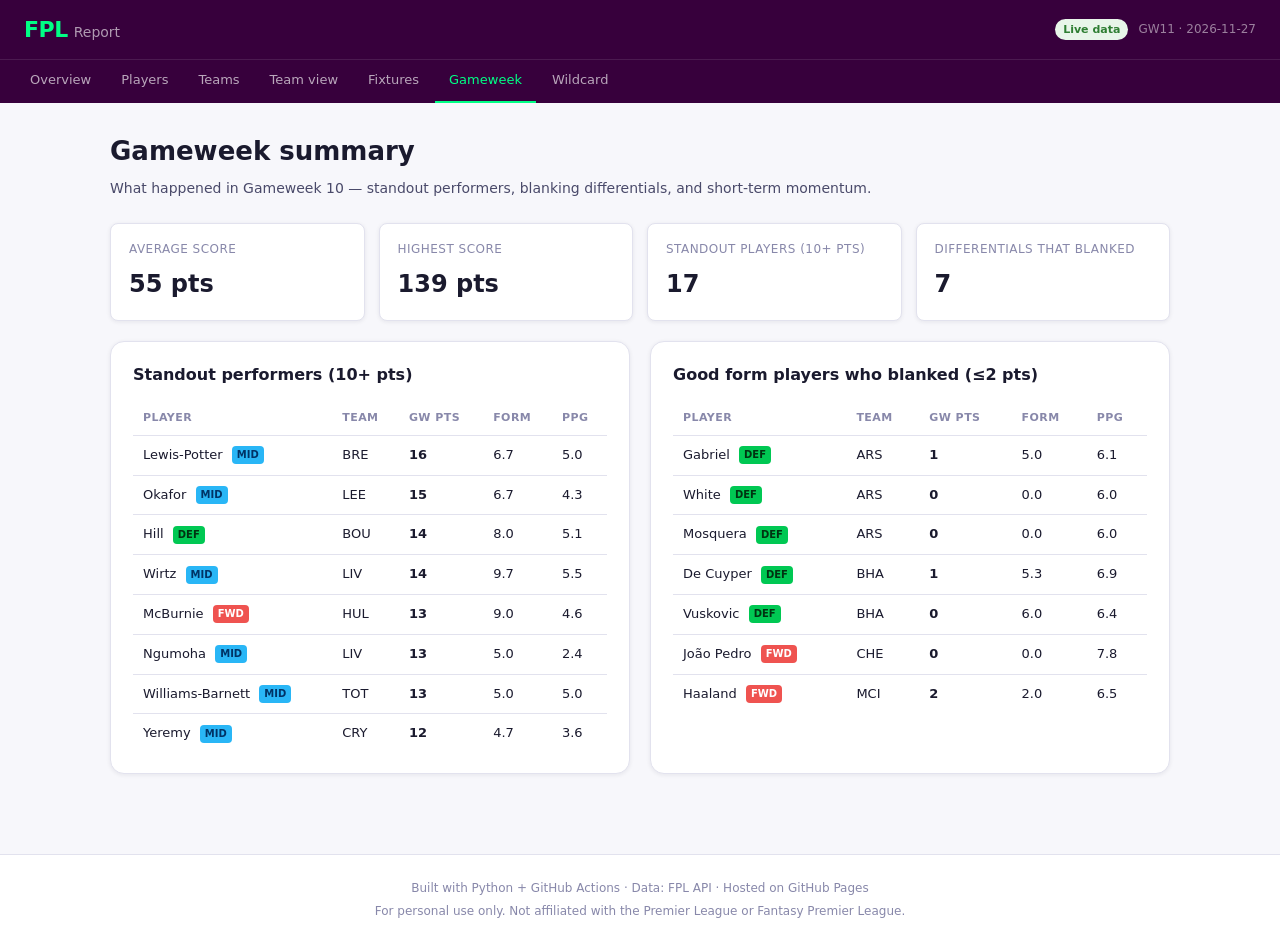
<file: docs/gameweek.html>
<!DOCTYPE html>
<html lang="en">
<head>
  <meta charset="UTF-8">
  <meta name="viewport" content="width=device-width, initial-scale=1.0">
  <title>Gameweek — FPL Report</title>
  <link rel="stylesheet" href="assets/style.css">
</head>
<body>
  <header class="site-header">
    <div class="header-inner">
      <div class="header-brand">
        <span class="brand-logo">FPL</span>
        <span class="brand-sub">Report</span>
      </div>
      <div class="header-meta">
        <span class="badge badge-live">Live data</span>
        <span class="meta-info">GW11 · 2026-11-27</span>
      </div>
    </div>
    <nav class="site-nav">
      <a href="index.html" class="nav-link">Overview</a>
<a href="players.html" class="nav-link">Players</a>
<a href="teams.html" class="nav-link">Teams</a>
<a href="team.html" class="nav-link">Team view</a>
<a href="fixtures.html" class="nav-link">Fixtures</a>
<a href="gameweek.html" class="nav-link active">Gameweek</a>
<a href="wildcard.html" class="nav-link">Wildcard</a>
    </nav>
  </header>
  <main class="site-main">
    
    <div class="page-header">
      <h1>Gameweek summary</h1>
      <p class="page-desc">What happened in Gameweek 10 — standout performers, blanking differentials, and short-term momentum.</p>
    </div>

    <div class="stat-cards">
      <div class="stat-card">
        <div class="stat-label">Average score</div>
        <div class="stat-value">55 pts</div>
      </div>
      <div class="stat-card">
        <div class="stat-label">Highest score</div>
        <div class="stat-value">139 pts</div>
      </div>
      <div class="stat-card">
        <div class="stat-label">Standout players (10+ pts)</div>
        <div class="stat-value">17</div>
      </div>
      <div class="stat-card">
        <div class="stat-label">Differentials that blanked</div>
        <div class="stat-value">7</div>
      </div>
    </div>

    <div class="two-col">
      <section class="card">
        <h2>Standout performers (10+ pts)</h2>
        <table class="data-table">
          <thead><tr><th>Player</th><th>Team</th><th>GW pts</th><th>Form</th><th>PPG</th></tr></thead>
          <tbody>
        <tr>
          <td class="player-name">
            <span class="name">Lewis-Potter</span>
            <span class="pos-badge pos-3">MID</span>
          </td>
          <td>BRE</td>
          <td class="pts">16</td>
          <td>6.7</td>
          <td>5.0</td>
        </tr>
        <tr>
          <td class="player-name">
            <span class="name">Okafor</span>
            <span class="pos-badge pos-3">MID</span>
          </td>
          <td>LEE</td>
          <td class="pts">15</td>
          <td>6.7</td>
          <td>4.3</td>
        </tr>
        <tr>
          <td class="player-name">
            <span class="name">Hill</span>
            <span class="pos-badge pos-2">DEF</span>
          </td>
          <td>BOU</td>
          <td class="pts">14</td>
          <td>8.0</td>
          <td>5.1</td>
        </tr>
        <tr>
          <td class="player-name">
            <span class="name">Wirtz</span>
            <span class="pos-badge pos-3">MID</span>
          </td>
          <td>LIV</td>
          <td class="pts">14</td>
          <td>9.7</td>
          <td>5.5</td>
        </tr>
        <tr>
          <td class="player-name">
            <span class="name">McBurnie</span>
            <span class="pos-badge pos-4">FWD</span>
          </td>
          <td>HUL</td>
          <td class="pts">13</td>
          <td>9.0</td>
          <td>4.6</td>
        </tr>
        <tr>
          <td class="player-name">
            <span class="name">Ngumoha</span>
            <span class="pos-badge pos-3">MID</span>
          </td>
          <td>LIV</td>
          <td class="pts">13</td>
          <td>5.0</td>
          <td>2.4</td>
        </tr>
        <tr>
          <td class="player-name">
            <span class="name">Williams-Barnett</span>
            <span class="pos-badge pos-3">MID</span>
          </td>
          <td>TOT</td>
          <td class="pts">13</td>
          <td>5.0</td>
          <td>5.0</td>
        </tr>
        <tr>
          <td class="player-name">
            <span class="name">Yeremy</span>
            <span class="pos-badge pos-3">MID</span>
          </td>
          <td>CRY</td>
          <td class="pts">12</td>
          <td>4.7</td>
          <td>3.6</td>
        </tr></tbody>
        </table>
      </section>
      <section class="card">
        <h2>Good form players who blanked (≤2 pts)</h2>
        <table class="data-table">
          <thead><tr><th>Player</th><th>Team</th><th>GW pts</th><th>Form</th><th>PPG</th></tr></thead>
          <tbody>
        <tr>
          <td class="player-name">
            <span class="name">Gabriel</span>
            <span class="pos-badge pos-2">DEF</span>
          </td>
          <td>ARS</td>
          <td class="pts">1</td>
          <td>5.0</td>
          <td>6.1</td>
        </tr>
        <tr>
          <td class="player-name">
            <span class="name">White</span>
            <span class="pos-badge pos-2">DEF</span>
          </td>
          <td>ARS</td>
          <td class="pts">0</td>
          <td>0.0</td>
          <td>6.0</td>
        </tr>
        <tr>
          <td class="player-name">
            <span class="name">Mosquera</span>
            <span class="pos-badge pos-2">DEF</span>
          </td>
          <td>ARS</td>
          <td class="pts">0</td>
          <td>0.0</td>
          <td>6.0</td>
        </tr>
        <tr>
          <td class="player-name">
            <span class="name">De Cuyper</span>
            <span class="pos-badge pos-2">DEF</span>
          </td>
          <td>BHA</td>
          <td class="pts">1</td>
          <td>5.3</td>
          <td>6.9</td>
        </tr>
        <tr>
          <td class="player-name">
            <span class="name">Vuskovic</span>
            <span class="pos-badge pos-2">DEF</span>
          </td>
          <td>BHA</td>
          <td class="pts">0</td>
          <td>6.0</td>
          <td>6.4</td>
        </tr>
        <tr>
          <td class="player-name">
            <span class="name">João Pedro</span>
            <span class="pos-badge pos-4">FWD</span>
          </td>
          <td>CHE</td>
          <td class="pts">0</td>
          <td>0.0</td>
          <td>7.8</td>
        </tr>
        <tr>
          <td class="player-name">
            <span class="name">Haaland</span>
            <span class="pos-badge pos-4">FWD</span>
          </td>
          <td>MCI</td>
          <td class="pts">2</td>
          <td>2.0</td>
          <td>6.5</td>
        </tr></tbody>
        </table>
      </section>
    </div>
  </main>
  <footer class="site-footer">
    <p>Built with Python + GitHub Actions · Data: FPL API · Hosted on GitHub Pages</p>
    <p>For personal use only. Not affiliated with the Premier League or Fantasy Premier League.</p>
  </footer>
  <script src="assets/main.js"></script>
</body>
</html>
</file>
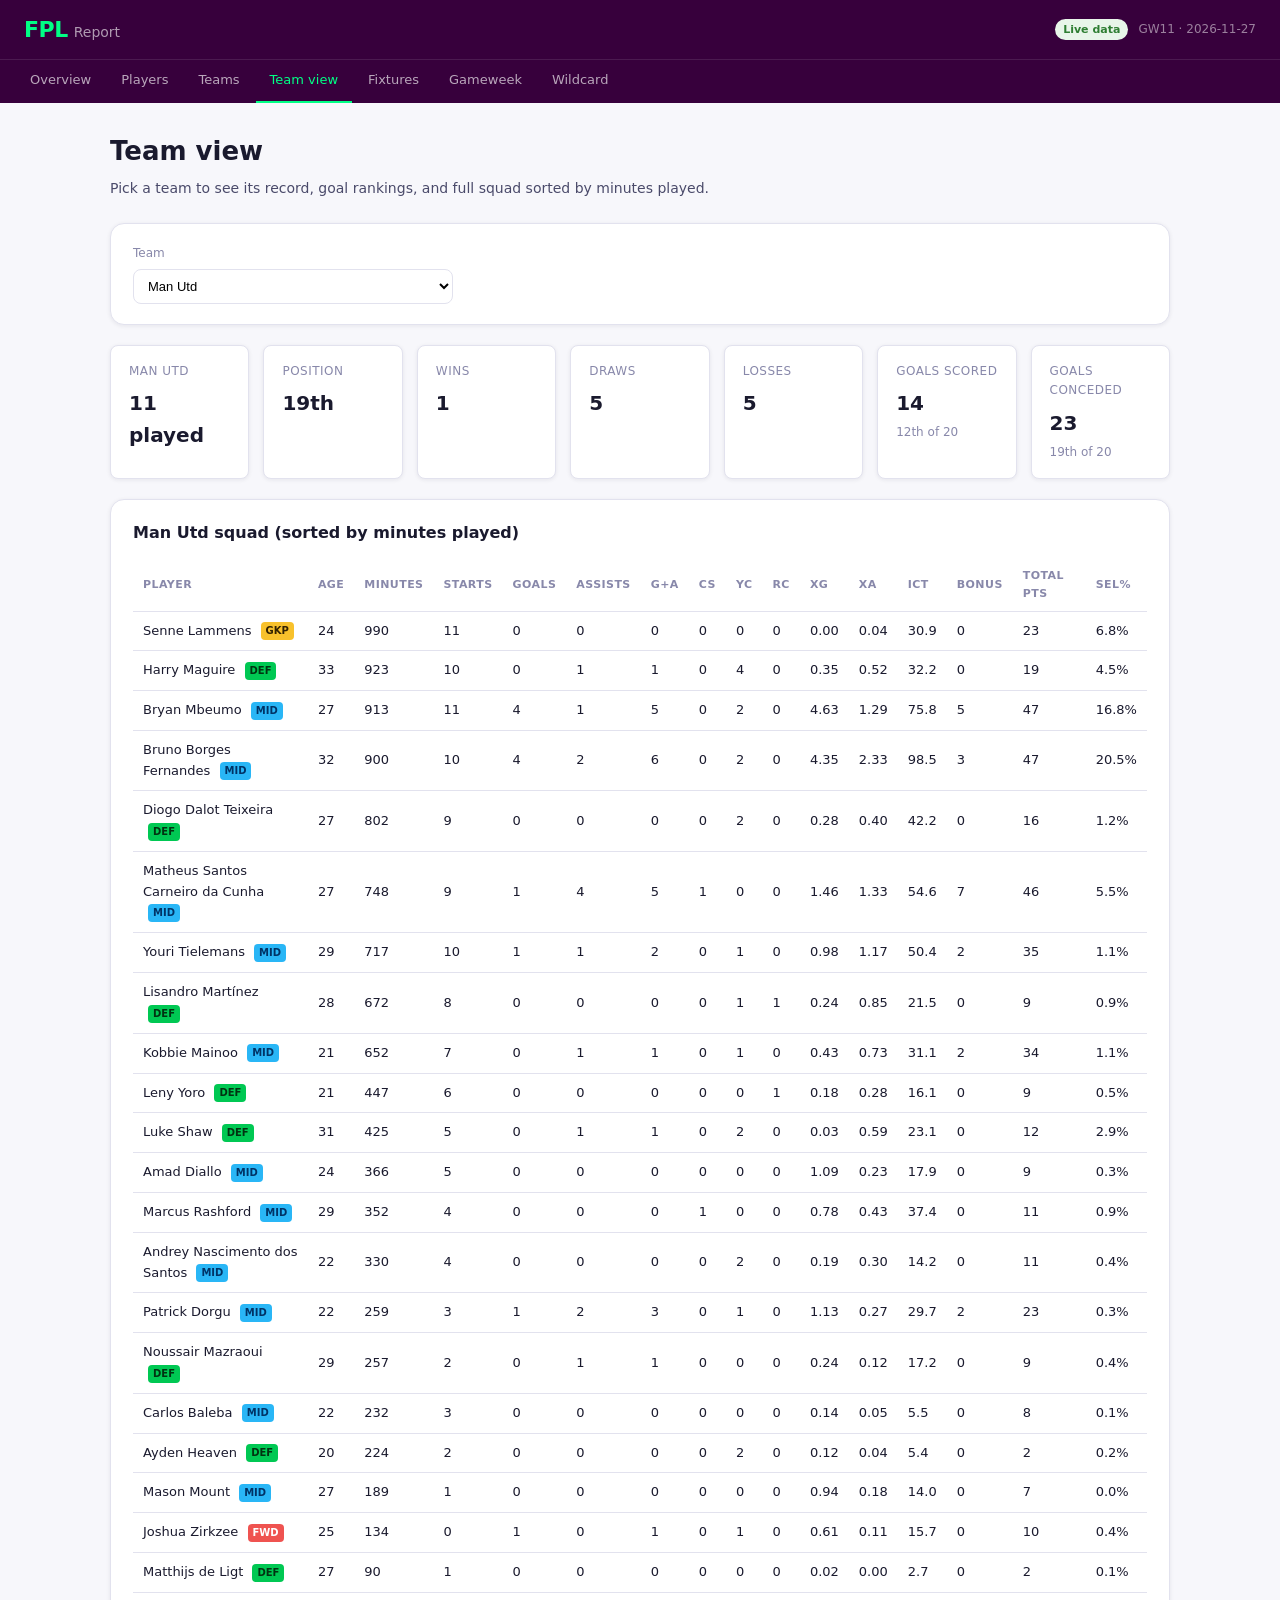
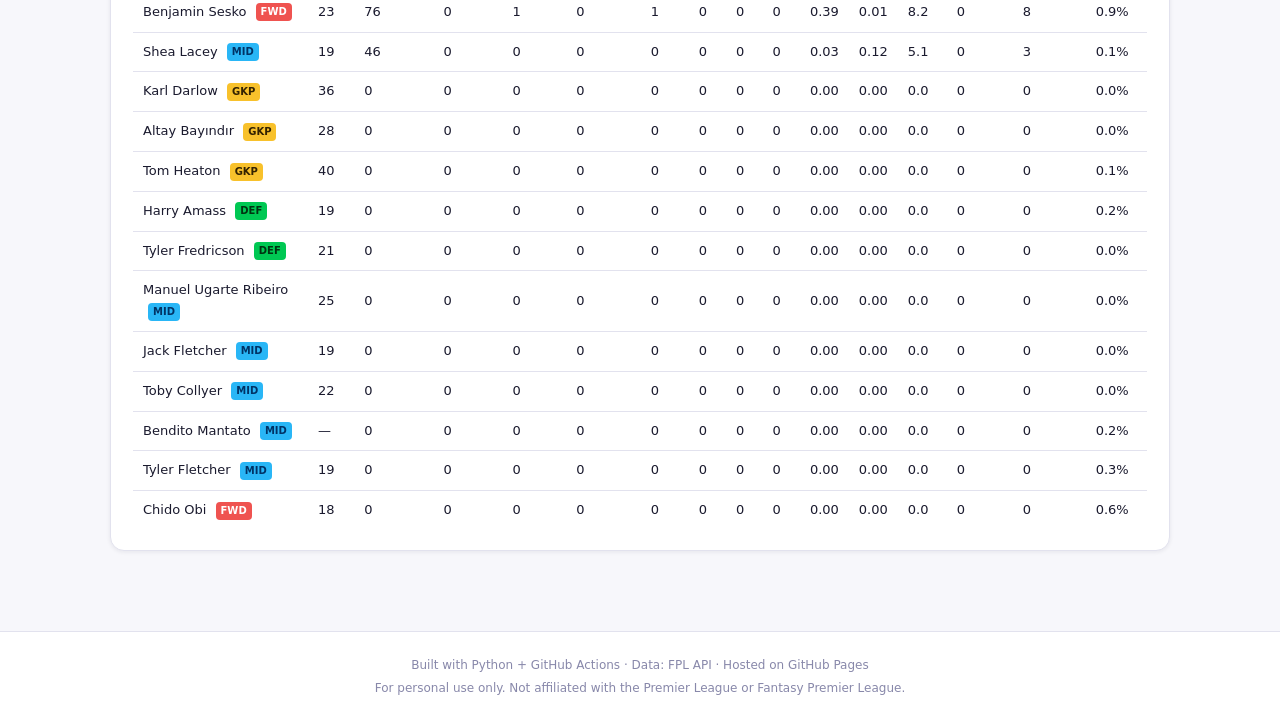
<file: docs/team.html>
<!DOCTYPE html>
<html lang="en">
<head>
  <meta charset="UTF-8">
  <meta name="viewport" content="width=device-width, initial-scale=1.0">
  <title>Team view — FPL Report</title>
  <link rel="stylesheet" href="assets/style.css">
</head>
<body>
  <header class="site-header">
    <div class="header-inner">
      <div class="header-brand">
        <span class="brand-logo">FPL</span>
        <span class="brand-sub">Report</span>
      </div>
      <div class="header-meta">
        <span class="badge badge-live">Live data</span>
        <span class="meta-info">GW11 · 2026-11-27</span>
      </div>
    </div>
    <nav class="site-nav">
      <a href="index.html" class="nav-link">Overview</a>
<a href="players.html" class="nav-link">Players</a>
<a href="teams.html" class="nav-link">Teams</a>
<a href="team.html" class="nav-link active">Team view</a>
<a href="fixtures.html" class="nav-link">Fixtures</a>
<a href="gameweek.html" class="nav-link">Gameweek</a>
<a href="wildcard.html" class="nav-link">Wildcard</a>
    </nav>
  </header>
  <main class="site-main">
    
    <div class="page-header">
      <h1>Team view</h1>
      <p class="page-desc">Pick a team to see its record, goal rankings, and full squad sorted by minutes played.</p>
    </div>

    <section class="card">
      <label for="team-select" class="team-select-label">Team</label>
      <select id="team-select"><option value="1">Arsenal</option><option value="2">Aston Villa</option><option value="3">Bournemouth</option><option value="4">Brentford</option><option value="5">Brighton</option><option value="6">Chelsea</option><option value="7">Coventry City</option><option value="8">Crystal Palace</option><option value="9">Everton</option><option value="10">Fulham</option><option value="11">Hull City</option><option value="12">Ipswich Town</option><option value="13">Leeds</option><option value="14">Liverpool</option><option value="15">Man City</option><option value="16" selected>Man Utd</option><option value="17">Newcastle</option><option value="18">Nott'm Forest</option><option value="19">Spurs</option><option value="20">Sunderland</option></select>
    </section>

    <div class="stat-cards" id="team-stats"></div>

    <section class="card">
      <h2 id="team-roster-heading">Squad</h2>
      <div class="table-wrap">
        <table class="data-table sortable" id="team-roster-table">
          <thead>
            <tr>
              <th>Player</th><th>Age</th><th>Minutes</th><th>Starts</th>
              <th>Goals</th><th>Assists</th><th>G+A</th><th>CS</th><th>YC</th><th>RC</th>
              <th>xG</th><th>xA</th><th>ICT</th><th>Bonus</th>
              <th>Total pts</th><th>Sel%</th>
            </tr>
          </thead>
          <tbody id="team-roster-body"></tbody>
        </table>
      </div>
    </section>

    <script>
    const TEAMS = {"1": {"name": "Arsenal", "table_position": "1st", "played": 11, "win": 9, "draw": 1, "loss": 1, "gf": 17, "ga": 7, "gf_rank": "7th", "ga_rank": "1st", "team_count": 20, "roster": [{"name": "Gabriel dos Santos Magalh\u00e3es", "position": "DEF", "pos_num": 2, "age": 28, "minutes": 990, "starts": 11, "goals": 1, "assists": 0, "goals_plus_assists": 1, "clean_sheets": 7, "yellow_cards": 2, "red_cards": 0, "xg": "1.47", "xa": "0.26", "ict_index": "50.0", "bonus": 5, "total_points": 67, "selected_by_percent": "27.0"}, {"name": "David Raya Mart\u00edn", "position": "GKP", "pos_num": 1, "age": 31, "minutes": 969, "starts": 11, "goals": 0, "assists": 0, "goals_plus_assists": 0, "clean_sheets": 7, "yellow_cards": 1, "red_cards": 0, "xg": "0.00", "xa": "0.01", "ict_index": "20.5", "bonus": 6, "total_points": 61, "selected_by_percent": "42.2"}, {"name": "Martin \u00d8degaard", "position": "MID", "pos_num": 3, "age": 27, "minutes": 913, "starts": 11, "goals": 3, "assists": 1, "goals_plus_assists": 4, "clean_sheets": 7, "yellow_cards": 1, "red_cards": 0, "xg": "2.40", "xa": "2.91", "ict_index": "83.6", "bonus": 9, "total_points": 55, "selected_by_percent": "16.6"}, {"name": "Declan Rice", "position": "MID", "pos_num": 3, "age": 27, "minutes": 912, "starts": 11, "goals": 0, "assists": 5, "goals_plus_assists": 5, "clean_sheets": 7, "yellow_cards": 2, "red_cards": 0, "xg": "0.59", "xa": "2.48", "ict_index": "61.4", "bonus": 7, "total_points": 53, "selected_by_percent": "13.5"}, {"name": "Riccardo Calafiori", "position": "DEF", "pos_num": 2, "age": 24, "minutes": 857, "starts": 10, "goals": 1, "assists": 2, "goals_plus_assists": 3, "clean_sheets": 6, "yellow_cards": 0, "red_cards": 0, "xg": "1.26", "xa": "1.04", "ict_index": "43.1", "bonus": 3, "total_points": 58, "selected_by_percent": "47.2"}, {"name": "Kai Havertz", "position": "FWD", "pos_num": 4, "age": 27, "minutes": 821, "starts": 10, "goals": 3, "assists": 1, "goals_plus_assists": 4, "clean_sheets": 6, "yellow_cards": 1, "red_cards": 0, "xg": "2.84", "xa": "0.77", "ict_index": "51.2", "bonus": 5, "total_points": 40, "selected_by_percent": "5.6"}, {"name": "Ezri Konsa Ngoyo", "position": "DEF", "pos_num": 2, "age": 29, "minutes": 821, "starts": 9, "goals": 1, "assists": 0, "goals_plus_assists": 1, "clean_sheets": 5, "yellow_cards": 0, "red_cards": 0, "xg": "0.64", "xa": "0.05", "ict_index": "30.3", "bonus": 7, "total_points": 58, "selected_by_percent": "24.6"}, {"name": "Bukayo Saka", "position": "MID", "pos_num": 3, "age": 25, "minutes": 596, "starts": 7, "goals": 3, "assists": 0, "goals_plus_assists": 3, "clean_sheets": 4, "yellow_cards": 0, "red_cards": 0, "xg": "3.63", "xa": "1.20", "ict_index": "63.0", "bonus": 4, "total_points": 37, "selected_by_percent": "5.0"}, {"name": "Christos Tzolis", "position": "MID", "pos_num": 3, "age": 24, "minutes": 533, "starts": 7, "goals": 0, "assists": 2, "goals_plus_assists": 2, "clean_sheets": 4, "yellow_cards": 2, "red_cards": 0, "xg": "0.44", "xa": "0.91", "ict_index": "35.3", "bonus": 1, "total_points": 23, "selected_by_percent": "3.7"}, {"name": "Benjamin White", "position": "DEF", "pos_num": 2, "age": 29, "minutes": 532, "starts": 7, "goals": 0, "assists": 3, "goals_plus_assists": 3, "clean_sheets": 4, "yellow_cards": 0, "red_cards": 0, "xg": "0.18", "xa": "0.83", "ict_index": "29.1", "bonus": 4, "total_points": 42, "selected_by_percent": "3.7"}, {"name": "Noni Madueke", "position": "MID", "pos_num": 3, "age": 24, "minutes": 518, "starts": 5, "goals": 2, "assists": 1, "goals_plus_assists": 3, "clean_sheets": 3, "yellow_cards": 3, "red_cards": 0, "xg": "1.29", "xa": "1.61", "ict_index": "58.1", "bonus": 4, "total_points": 30, "selected_by_percent": "0.9"}, {"name": "Bruno Guimar\u00e3es Rodriguez Moura", "position": "MID", "pos_num": 3, "age": 29, "minutes": 455, "starts": 5, "goals": 2, "assists": 0, "goals_plus_assists": 2, "clean_sheets": 3, "yellow_cards": 0, "red_cards": 0, "xg": "0.79", "xa": "0.38", "ict_index": "25.0", "bonus": 4, "total_points": 30, "selected_by_percent": "2.0"}, {"name": "Myles Lewis-Skelly", "position": "MID", "pos_num": 3, "age": 20, "minutes": 448, "starts": 6, "goals": 0, "assists": 0, "goals_plus_assists": 0, "clean_sheets": 3, "yellow_cards": 2, "red_cards": 0, "xg": "0.22", "xa": "0.64", "ict_index": "13.0", "bonus": 0, "total_points": 14, "selected_by_percent": "0.4"}, {"name": "Jurri\u00ebn Timber", "position": "DEF", "pos_num": 2, "age": 25, "minutes": 425, "starts": 4, "goals": 0, "assists": 0, "goals_plus_assists": 0, "clean_sheets": 2, "yellow_cards": 1, "red_cards": 0, "xg": "0.02", "xa": "0.60", "ict_index": "19.3", "bonus": 0, "total_points": 15, "selected_by_percent": "1.2"}, {"name": "Eberechi Eze", "position": "MID", "pos_num": 3, "age": 28, "minutes": 299, "starts": 3, "goals": 1, "assists": 0, "goals_plus_assists": 1, "clean_sheets": 1, "yellow_cards": 0, "red_cards": 0, "xg": "0.72", "xa": "0.32", "ict_index": "17.5", "bonus": 3, "total_points": 19, "selected_by_percent": "1.0"}, {"name": "Mikel Merino Zaz\u00f3n", "position": "MID", "pos_num": 3, "age": 30, "minutes": 203, "starts": 1, "goals": 0, "assists": 0, "goals_plus_assists": 0, "clean_sheets": 1, "yellow_cards": 1, "red_cards": 0, "xg": "0.82", "xa": "0.36", "ict_index": "11.9", "bonus": 0, "total_points": 12, "selected_by_percent": "0.4"}, {"name": "Viktor Gy\u00f6keres", "position": "FWD", "pos_num": 4, "age": 28, "minutes": 181, "starts": 1, "goals": 0, "assists": 1, "goals_plus_assists": 1, "clean_sheets": 1, "yellow_cards": 1, "red_cards": 0, "xg": "0.13", "xa": "0.49", "ict_index": "14.8", "bonus": 0, "total_points": 11, "selected_by_percent": "2.9"}, {"name": "Cristhian Mosquera", "position": "DEF", "pos_num": 2, "age": 22, "minutes": 168, "starts": 2, "goals": 0, "assists": 0, "goals_plus_assists": 0, "clean_sheets": 2, "yellow_cards": 0, "red_cards": 0, "xg": "0.00", "xa": "0.01", "ict_index": "2.7", "bonus": 0, "total_points": 12, "selected_by_percent": "1.1"}, {"name": "Mart\u00edn Zubimendi Ib\u00e1\u00f1ez", "position": "MID", "pos_num": 3, "age": 27, "minutes": 100, "starts": 0, "goals": 0, "assists": 0, "goals_plus_assists": 0, "clean_sheets": 0, "yellow_cards": 0, "red_cards": 0, "xg": "0.21", "xa": "0.05", "ict_index": "5.1", "bonus": 0, "total_points": 7, "selected_by_percent": "0.4"}, {"name": "Piero Hincapi\u00e9", "position": "DEF", "pos_num": 2, "age": 24, "minutes": 67, "starts": 0, "goals": 0, "assists": 0, "goals_plus_assists": 0, "clean_sheets": 0, "yellow_cards": 0, "red_cards": 0, "xg": "0.00", "xa": "0.00", "ict_index": "4.0", "bonus": 0, "total_points": 5, "selected_by_percent": "0.7"}, {"name": "Kepa Arrizabalaga Revuelta", "position": "GKP", "pos_num": 1, "age": 32, "minutes": 20, "starts": 0, "goals": 0, "assists": 0, "goals_plus_assists": 0, "clean_sheets": 0, "yellow_cards": 0, "red_cards": 0, "xg": "0.00", "xa": "0.00", "ict_index": "0.3", "bonus": 0, "total_points": 1, "selected_by_percent": "0.1"}, {"name": "Max Dowman", "position": "MID", "pos_num": 3, "age": 16, "minutes": 19, "starts": 0, "goals": 0, "assists": 0, "goals_plus_assists": 0, "clean_sheets": 0, "yellow_cards": 0, "red_cards": 0, "xg": "0.00", "xa": "0.09", "ict_index": "1.8", "bonus": 0, "total_points": 2, "selected_by_percent": "0.1"}, {"name": "Illan Meslier", "position": "GKP", "pos_num": 1, "age": 26, "minutes": 0, "starts": 0, "goals": 0, "assists": 0, "goals_plus_assists": 0, "clean_sheets": 0, "yellow_cards": 0, "red_cards": 0, "xg": "0.00", "xa": "0.00", "ict_index": "0.0", "bonus": 0, "total_points": 0, "selected_by_percent": "0.0"}, {"name": "William Saliba", "position": "DEF", "pos_num": 2, "age": 25, "minutes": 0, "starts": 0, "goals": 0, "assists": 0, "goals_plus_assists": 0, "clean_sheets": 0, "yellow_cards": 0, "red_cards": 0, "xg": "0.00", "xa": "0.00", "ict_index": "0.0", "bonus": 0, "total_points": 0, "selected_by_percent": "0.5"}, {"name": "Gabriel Martinelli Silva", "position": "MID", "pos_num": 3, "age": 25, "minutes": 0, "starts": 0, "goals": 0, "assists": 0, "goals_plus_assists": 0, "clean_sheets": 0, "yellow_cards": 0, "red_cards": 0, "xg": "0.00", "xa": "0.00", "ict_index": "0.0", "bonus": 0, "total_points": 0, "selected_by_percent": "0.1"}, {"name": "Ethan Nwaneri", "position": "MID", "pos_num": 3, "age": 19, "minutes": 0, "starts": 0, "goals": 0, "assists": 0, "goals_plus_assists": 0, "clean_sheets": 0, "yellow_cards": 0, "red_cards": 0, "xg": "0.00", "xa": "0.00", "ict_index": "0.0", "bonus": 0, "total_points": 0, "selected_by_percent": "0.0"}, {"name": "F\u00e1bio Ferreira Vieira", "position": "MID", "pos_num": 3, "age": 26, "minutes": 0, "starts": 0, "goals": 0, "assists": 0, "goals_plus_assists": 0, "clean_sheets": 0, "yellow_cards": 0, "red_cards": 0, "xg": "0.00", "xa": "0.00", "ict_index": "0.0", "bonus": 0, "total_points": 0, "selected_by_percent": "0.0"}, {"name": "Reiss Nelson", "position": "MID", "pos_num": 3, "age": 26, "minutes": 0, "starts": 0, "goals": 0, "assists": 0, "goals_plus_assists": 0, "clean_sheets": 0, "yellow_cards": 0, "red_cards": 0, "xg": "0.00", "xa": "0.00", "ict_index": "0.0", "bonus": 0, "total_points": 0, "selected_by_percent": "0.0"}, {"name": "Gabriel Fernando de Jesus", "position": "FWD", "pos_num": 4, "age": 29, "minutes": 0, "starts": 0, "goals": 0, "assists": 0, "goals_plus_assists": 0, "clean_sheets": 0, "yellow_cards": 0, "red_cards": 0, "xg": "0.00", "xa": "0.00", "ict_index": "0.0", "bonus": 0, "total_points": 0, "selected_by_percent": "0.1"}]}, "2": {"name": "Aston Villa", "table_position": "12th", "played": 11, "win": 3, "draw": 5, "loss": 3, "gf": 14, "ga": 17, "gf_rank": "10th", "ga_rank": "13th", "team_count": 20, "roster": [{"name": "Boubacar Kamara", "position": "MID", "pos_num": 3, "age": 27, "minutes": 971, "starts": 11, "goals": 0, "assists": 1, "goals_plus_assists": 1, "clean_sheets": 4, "yellow_cards": 0, "red_cards": 0, "xg": "0.21", "xa": "0.40", "ict_index": "31.7", "bonus": 0, "total_points": 37, "selected_by_percent": "0.4"}, {"name": "Victor Lindel\u00f6f", "position": "DEF", "pos_num": 2, "age": 32, "minutes": 900, "starts": 10, "goals": 0, "assists": 0, "goals_plus_assists": 0, "clean_sheets": 2, "yellow_cards": 0, "red_cards": 0, "xg": "0.44", "xa": "0.18", "ict_index": "25.9", "bonus": 1, "total_points": 26, "selected_by_percent": "0.7"}, {"name": "Zion Suzuki", "position": "GKP", "pos_num": 1, "age": 24, "minutes": 900, "starts": 10, "goals": 0, "assists": 0, "goals_plus_assists": 0, "clean_sheets": 3, "yellow_cards": 1, "red_cards": 0, "xg": "0.00", "xa": "0.01", "ict_index": "28.8", "bonus": 5, "total_points": 37, "selected_by_percent": "4.3"}, {"name": "John McGinn", "position": "MID", "pos_num": 3, "age": 32, "minutes": 820, "starts": 9, "goals": 2, "assists": 4, "goals_plus_assists": 6, "clean_sheets": 2, "yellow_cards": 2, "red_cards": 0, "xg": "3.32", "xa": "0.99", "ict_index": "61.0", "bonus": 5, "total_points": 45, "selected_by_percent": "4.9"}, {"name": "Nicolas Jackson", "position": "FWD", "pos_num": 4, "age": 25, "minutes": 794, "starts": 10, "goals": 6, "assists": 1, "goals_plus_assists": 7, "clean_sheets": 3, "yellow_cards": 2, "red_cards": 0, "xg": "3.56", "xa": "1.13", "ict_index": "71.5", "bonus": 12, "total_points": 56, "selected_by_percent": "37.5"}, {"name": "Ian Maatsen", "position": "DEF", "pos_num": 2, "age": 24, "minutes": 695, "starts": 8, "goals": 0, "assists": 0, "goals_plus_assists": 0, "clean_sheets": 2, "yellow_cards": 2, "red_cards": 0, "xg": "0.46", "xa": "0.56", "ict_index": "24.3", "bonus": 1, "total_points": 18, "selected_by_percent": "0.5"}, {"name": "Matty Cash", "position": "DEF", "pos_num": 2, "age": 29, "minutes": 656, "starts": 7, "goals": 0, "assists": 0, "goals_plus_assists": 0, "clean_sheets": 2, "yellow_cards": 5, "red_cards": 0, "xg": "0.21", "xa": "0.22", "ict_index": "21.7", "bonus": 0, "total_points": 18, "selected_by_percent": "3.1"}, {"name": "Emiliano Buend\u00eda Stati", "position": "MID", "pos_num": 3, "age": 29, "minutes": 642, "starts": 8, "goals": 1, "assists": 1, "goals_plus_assists": 2, "clean_sheets": 2, "yellow_cards": 2, "red_cards": 0, "xg": "1.79", "xa": "0.65", "ict_index": "38.8", "bonus": 3, "total_points": 30, "selected_by_percent": "1.0"}, {"name": "Pau Torres", "position": "DEF", "pos_num": 2, "age": 29, "minutes": 560, "starts": 7, "goals": 0, "assists": 0, "goals_plus_assists": 0, "clean_sheets": 1, "yellow_cards": 0, "red_cards": 0, "xg": "0.38", "xa": "0.08", "ict_index": "12.1", "bonus": 1, "total_points": 17, "selected_by_percent": "0.4"}, {"name": "Johan Manzambi", "position": "MID", "pos_num": 3, "age": 21, "minutes": 520, "starts": 7, "goals": 2, "assists": 3, "goals_plus_assists": 5, "clean_sheets": 2, "yellow_cards": 1, "red_cards": 0, "xg": "1.81", "xa": "0.90", "ict_index": "51.7", "bonus": 7, "total_points": 41, "selected_by_percent": "8.7"}, {"name": "Tyrone Mings", "position": "DEF", "pos_num": 2, "age": 33, "minutes": 441, "starts": 4, "goals": 0, "assists": 0, "goals_plus_assists": 0, "clean_sheets": 2, "yellow_cards": 1, "red_cards": 0, "xg": "0.20", "xa": "0.03", "ict_index": "12.9", "bonus": 1, "total_points": 18, "selected_by_percent": "0.4"}, {"name": "Alysson Edward Franco da Rocha dos Santos", "position": "MID", "pos_num": 3, "age": 20, "minutes": 419, "starts": 5, "goals": 2, "assists": 2, "goals_plus_assists": 4, "clean_sheets": 1, "yellow_cards": 2, "red_cards": 0, "xg": "0.56", "xa": "0.09", "ict_index": "28.1", "bonus": 3, "total_points": 31, "selected_by_percent": "0.8"}, {"name": "Joao Gomes", "position": "MID", "pos_num": 3, "age": 25, "minutes": 402, "starts": 5, "goals": 0, "assists": 1, "goals_plus_assists": 1, "clean_sheets": 1, "yellow_cards": 1, "red_cards": 1, "xg": "0.00", "xa": "0.29", "ict_index": "13.1", "bonus": 0, "total_points": 13, "selected_by_percent": "0.1"}, {"name": "Ross Barkley", "position": "MID", "pos_num": 3, "age": 32, "minutes": 401, "starts": 4, "goals": 0, "assists": 0, "goals_plus_assists": 0, "clean_sheets": 1, "yellow_cards": 0, "red_cards": 0, "xg": "0.66", "xa": "0.20", "ict_index": "25.4", "bonus": 0, "total_points": 16, "selected_by_percent": "0.2"}, {"name": "Aaron Wan-Bissaka", "position": "DEF", "pos_num": 2, "age": 29, "minutes": 363, "starts": 4, "goals": 0, "assists": 0, "goals_plus_assists": 0, "clean_sheets": 2, "yellow_cards": 0, "red_cards": 0, "xg": "0.00", "xa": "0.14", "ict_index": "15.3", "bonus": 2, "total_points": 21, "selected_by_percent": "0.3"}, {"name": "George Hemmings", "position": "MID", "pos_num": 3, "age": 19, "minutes": 316, "starts": 4, "goals": 0, "assists": 0, "goals_plus_assists": 0, "clean_sheets": 1, "yellow_cards": 0, "red_cards": 0, "xg": "0.07", "xa": "0.18", "ict_index": "9.2", "bonus": 0, "total_points": 10, "selected_by_percent": "0.7"}, {"name": "Leon Goretzka", "position": "MID", "pos_num": 3, "age": 31, "minutes": 240, "starts": 3, "goals": 1, "assists": 0, "goals_plus_assists": 1, "clean_sheets": 1, "yellow_cards": 1, "red_cards": 0, "xg": "0.63", "xa": "0.22", "ict_index": "12.5", "bonus": 0, "total_points": 13, "selected_by_percent": "0.1"}, {"name": "Taylor Harwood-Bellis", "position": "DEF", "pos_num": 2, "age": 24, "minutes": 180, "starts": 2, "goals": 0, "assists": 0, "goals_plus_assists": 0, "clean_sheets": 1, "yellow_cards": 0, "red_cards": 0, "xg": "0.08", "xa": "0.07", "ict_index": "5.6", "bonus": 1, "total_points": 7, "selected_by_percent": "0.0"}, {"name": "Ibrahim Mbaye", "position": "MID", "pos_num": 3, "age": 18, "minutes": 174, "starts": 0, "goals": 0, "assists": 1, "goals_plus_assists": 1, "clean_sheets": 0, "yellow_cards": 0, "red_cards": 0, "xg": "0.37", "xa": "0.44", "ict_index": "21.1", "bonus": 0, "total_points": 11, "selected_by_percent": "0.1"}, {"name": "Matteo Ruggeri", "position": "DEF", "pos_num": 2, "age": 24, "minutes": 158, "starts": 2, "goals": 0, "assists": 0, "goals_plus_assists": 0, "clean_sheets": 0, "yellow_cards": 0, "red_cards": 0, "xg": "0.03", "xa": "0.02", "ict_index": "6.3", "bonus": 0, "total_points": 6, "selected_by_percent": "0.1"}, {"name": "Marco Bizot", "position": "GKP", "pos_num": 1, "age": 35, "minutes": 90, "starts": 1, "goals": 0, "assists": 0, "goals_plus_assists": 0, "clean_sheets": 0, "yellow_cards": 0, "red_cards": 0, "xg": "0.00", "xa": "0.00", "ict_index": "2.8", "bonus": 0, "total_points": 1, "selected_by_percent": "0.1"}, {"name": "Tammy Abraham", "position": "FWD", "pos_num": 4, "age": 29, "minutes": 71, "starts": 0, "goals": 0, "assists": 0, "goals_plus_assists": 0, "clean_sheets": 0, "yellow_cards": 0, "red_cards": 0, "xg": "0.00", "xa": "0.00", "ict_index": "1.1", "bonus": 0, "total_points": 4, "selected_by_percent": "0.2"}, {"name": "Alejandro Garnacho Ferreyra", "position": "MID", "pos_num": 3, "age": 22, "minutes": 34, "starts": 0, "goals": 0, "assists": 0, "goals_plus_assists": 0, "clean_sheets": 0, "yellow_cards": 0, "red_cards": 0, "xg": "0.09", "xa": "0.05", "ict_index": "2.9", "bonus": 0, "total_points": 4, "selected_by_percent": "0.3"}, {"name": "Brian Madjo", "position": "FWD", "pos_num": 4, "age": 17, "minutes": 29, "starts": 0, "goals": 0, "assists": 0, "goals_plus_assists": 0, "clean_sheets": 0, "yellow_cards": 1, "red_cards": 0, "xg": "0.00", "xa": "0.00", "ict_index": "1.3", "bonus": 0, "total_points": 2, "selected_by_percent": "0.1"}, {"name": "Lamare Bogarde", "position": "MID", "pos_num": 3, "age": 22, "minutes": 16, "starts": 0, "goals": 0, "assists": 0, "goals_plus_assists": 0, "clean_sheets": 0, "yellow_cards": 0, "red_cards": 0, "xg": "0.00", "xa": "0.00", "ict_index": "0.3", "bonus": 0, "total_points": 1, "selected_by_percent": "0.1"}, {"name": "Lucas Digne", "position": "DEF", "pos_num": 2, "age": 33, "minutes": 0, "starts": 0, "goals": 0, "assists": 0, "goals_plus_assists": 0, "clean_sheets": 0, "yellow_cards": 0, "red_cards": 0, "xg": "0.00", "xa": "0.00", "ict_index": "0.0", "bonus": 0, "total_points": 0, "selected_by_percent": "0.0"}, {"name": "Andr\u00e9s Garc\u00eda", "position": "DEF", "pos_num": 2, "age": null, "minutes": 0, "starts": 0, "goals": 0, "assists": 0, "goals_plus_assists": 0, "clean_sheets": 0, "yellow_cards": 0, "red_cards": 0, "xg": "0.00", "xa": "0.00", "ict_index": "0.0", "bonus": 0, "total_points": 0, "selected_by_percent": "1.0"}, {"name": "Kosta Nedeljkovic", "position": "DEF", "pos_num": 2, "age": 20, "minutes": 0, "starts": 0, "goals": 0, "assists": 0, "goals_plus_assists": 0, "clean_sheets": 0, "yellow_cards": 0, "red_cards": 0, "xg": "0.00", "xa": "0.00", "ict_index": "0.0", "bonus": 0, "total_points": 0, "selected_by_percent": "0.1"}, {"name": "Leon Bailey", "position": "MID", "pos_num": 3, "age": 29, "minutes": 0, "starts": 0, "goals": 0, "assists": 0, "goals_plus_assists": 0, "clean_sheets": 0, "yellow_cards": 0, "red_cards": 0, "xg": "0.00", "xa": "0.00", "ict_index": "0.0", "bonus": 0, "total_points": 0, "selected_by_percent": "0.0"}, {"name": "Amadou Onana", "position": "MID", "pos_num": 3, "age": 25, "minutes": 0, "starts": 0, "goals": 0, "assists": 0, "goals_plus_assists": 0, "clean_sheets": 0, "yellow_cards": 0, "red_cards": 0, "xg": "0.00", "xa": "0.00", "ict_index": "0.0", "bonus": 0, "total_points": 0, "selected_by_percent": "0.0"}, {"name": "Samuel Iling-Junior", "position": "MID", "pos_num": 3, "age": 23, "minutes": 0, "starts": 0, "goals": 0, "assists": 0, "goals_plus_assists": 0, "clean_sheets": 0, "yellow_cards": 0, "red_cards": 0, "xg": "0.00", "xa": "0.00", "ict_index": "0.0", "bonus": 0, "total_points": 0, "selected_by_percent": "0.0"}, {"name": "Bradley Burrowes", "position": "MID", "pos_num": 3, "age": 18, "minutes": 0, "starts": 0, "goals": 0, "assists": 0, "goals_plus_assists": 0, "clean_sheets": 0, "yellow_cards": 0, "red_cards": 0, "xg": "0.00", "xa": "0.00", "ict_index": "0.0", "bonus": 0, "total_points": 0, "selected_by_percent": "0.5"}, {"name": "Ollie Watkins", "position": "FWD", "pos_num": 4, "age": 30, "minutes": 0, "starts": 0, "goals": 0, "assists": 0, "goals_plus_assists": 0, "clean_sheets": 0, "yellow_cards": 0, "red_cards": 0, "xg": "0.00", "xa": "0.00", "ict_index": "0.0", "bonus": 0, "total_points": 0, "selected_by_percent": "2.2"}, {"name": "Triston Rowe", "position": "DEF", "pos_num": 2, "age": 20, "minutes": 0, "starts": 0, "goals": 0, "assists": 0, "goals_plus_assists": 0, "clean_sheets": 0, "yellow_cards": 0, "red_cards": 0, "xg": "0.00", "xa": "0.00", "ict_index": "0.0", "bonus": 0, "total_points": 0, "selected_by_percent": "0.1"}, {"name": "Luka Lynch", "position": "MID", "pos_num": 3, "age": 19, "minutes": 0, "starts": 0, "goals": 0, "assists": 0, "goals_plus_assists": 0, "clean_sheets": 0, "yellow_cards": 0, "red_cards": 0, "xg": "0.00", "xa": "0.00", "ict_index": "0.0", "bonus": 0, "total_points": 0, "selected_by_percent": "0.1"}, {"name": "James Wright", "position": "GKP", "pos_num": 1, "age": 21, "minutes": 0, "starts": 0, "goals": 0, "assists": 0, "goals_plus_assists": 0, "clean_sheets": 0, "yellow_cards": 0, "red_cards": 0, "xg": "0.00", "xa": "0.00", "ict_index": "0.0", "bonus": 0, "total_points": 0, "selected_by_percent": "0.4"}, {"name": "Modou K\u00e9ba Ciss\u00e9", "position": "DEF", "pos_num": 2, "age": 21, "minutes": 0, "starts": 0, "goals": 0, "assists": 0, "goals_plus_assists": 0, "clean_sheets": 0, "yellow_cards": 0, "red_cards": 0, "xg": "0.00", "xa": "0.00", "ict_index": "0.0", "bonus": 0, "total_points": 0, "selected_by_percent": "0.0"}]}, "3": {"name": "Bournemouth", "table_position": "5th", "played": 11, "win": 5, "draw": 3, "loss": 3, "gf": 18, "ga": 14, "gf_rank": "5th", "ga_rank": "9th", "team_count": 20, "roster": [{"name": "\u0110or\u0111e Petrovi\u0107", "position": "GKP", "pos_num": 1, "age": 27, "minutes": 990, "starts": 11, "goals": 0, "assists": 0, "goals_plus_assists": 0, "clean_sheets": 4, "yellow_cards": 0, "red_cards": 0, "xg": "0.00", "xa": "0.00", "ict_index": "15.6", "bonus": 0, "total_points": 36, "selected_by_percent": "3.5"}, {"name": "James Hill", "position": "DEF", "pos_num": 2, "age": 24, "minutes": 990, "starts": 11, "goals": 0, "assists": 1, "goals_plus_assists": 1, "clean_sheets": 4, "yellow_cards": 1, "red_cards": 0, "xg": "0.40", "xa": "0.97", "ict_index": "43.8", "bonus": 7, "total_points": 56, "selected_by_percent": "5.7"}, {"name": "Ant\u00f3nio Jo\u00e3o Pereira de Albuquerque Tavares da Silva", "position": "DEF", "pos_num": 2, "age": 23, "minutes": 990, "starts": 11, "goals": 0, "assists": 0, "goals_plus_assists": 0, "clean_sheets": 4, "yellow_cards": 4, "red_cards": 0, "xg": "1.41", "xa": "0.51", "ict_index": "40.5", "bonus": 3, "total_points": 48, "selected_by_percent": "4.4"}, {"name": "Adrien Truffert", "position": "DEF", "pos_num": 2, "age": 25, "minutes": 983, "starts": 11, "goals": 0, "assists": 1, "goals_plus_assists": 1, "clean_sheets": 4, "yellow_cards": 2, "red_cards": 0, "xg": "0.17", "xa": "1.04", "ict_index": "39.6", "bonus": 3, "total_points": 39, "selected_by_percent": "3.5"}, {"name": "Rayan Vitor Simpl\u00edcio Rocha", "position": "MID", "pos_num": 3, "age": 20, "minutes": 963, "starts": 11, "goals": 1, "assists": 0, "goals_plus_assists": 1, "clean_sheets": 4, "yellow_cards": 0, "red_cards": 0, "xg": "3.14", "xa": "0.91", "ict_index": "59.9", "bonus": 0, "total_points": 33, "selected_by_percent": "2.4"}, {"name": "Adam Smith", "position": "DEF", "pos_num": 2, "age": 35, "minutes": 933, "starts": 11, "goals": 0, "assists": 0, "goals_plus_assists": 0, "clean_sheets": 4, "yellow_cards": 4, "red_cards": 0, "xg": "0.58", "xa": "0.46", "ict_index": "23.8", "bonus": 0, "total_points": 29, "selected_by_percent": "0.2"}, {"name": "Marcus Tavernier", "position": "MID", "pos_num": 3, "age": 27, "minutes": 930, "starts": 11, "goals": 5, "assists": 1, "goals_plus_assists": 6, "clean_sheets": 4, "yellow_cards": 4, "red_cards": 0, "xg": "4.27", "xa": "2.36", "ict_index": "92.4", "bonus": 14, "total_points": 66, "selected_by_percent": "34.6"}, {"name": "Francisco Evanilson de Lima Barbosa", "position": "FWD", "pos_num": 4, "age": 27, "minutes": 927, "starts": 11, "goals": 6, "assists": 4, "goals_plus_assists": 10, "clean_sheets": 6, "yellow_cards": 1, "red_cards": 0, "xg": "5.57", "xa": "1.07", "ict_index": "83.8", "bonus": 10, "total_points": 67, "selected_by_percent": "28.6"}, {"name": "Tyler Adams", "position": "MID", "pos_num": 3, "age": 27, "minutes": 795, "starts": 9, "goals": 0, "assists": 0, "goals_plus_assists": 0, "clean_sheets": 4, "yellow_cards": 3, "red_cards": 0, "xg": "0.18", "xa": "0.15", "ict_index": "18.3", "bonus": 0, "total_points": 29, "selected_by_percent": "0.3"}, {"name": "Justin Kluivert", "position": "MID", "pos_num": 3, "age": 27, "minutes": 586, "starts": 8, "goals": 2, "assists": 2, "goals_plus_assists": 4, "clean_sheets": 6, "yellow_cards": 1, "red_cards": 0, "xg": "2.27", "xa": "0.54", "ict_index": "50.0", "bonus": 2, "total_points": 40, "selected_by_percent": "1.3"}, {"name": "Ryan Christie", "position": "MID", "pos_num": 3, "age": 31, "minutes": 480, "starts": 6, "goals": 0, "assists": 1, "goals_plus_assists": 1, "clean_sheets": 4, "yellow_cards": 3, "red_cards": 0, "xg": "1.07", "xa": "0.83", "ict_index": "25.5", "bonus": 1, "total_points": 25, "selected_by_percent": "0.1"}, {"name": "Alex Scott", "position": "MID", "pos_num": 3, "age": 23, "minutes": 467, "starts": 5, "goals": 1, "assists": 2, "goals_plus_assists": 3, "clean_sheets": 1, "yellow_cards": 2, "red_cards": 0, "xg": "0.71", "xa": "0.42", "ict_index": "31.0", "bonus": 5, "total_points": 30, "selected_by_percent": "2.1"}, {"name": "Lewis Cook", "position": "MID", "pos_num": 3, "age": 29, "minutes": 398, "starts": 4, "goals": 0, "assists": 1, "goals_plus_assists": 1, "clean_sheets": 4, "yellow_cards": 2, "red_cards": 0, "xg": "0.08", "xa": "0.34", "ict_index": "13.8", "bonus": 0, "total_points": 20, "selected_by_percent": "0.1"}, {"name": "David Brooks", "position": "MID", "pos_num": 3, "age": 29, "minutes": 90, "starts": 1, "goals": 0, "assists": 0, "goals_plus_assists": 0, "clean_sheets": 0, "yellow_cards": 1, "red_cards": 0, "xg": "0.00", "xa": "0.08", "ict_index": "4.5", "bonus": 0, "total_points": 4, "selected_by_percent": "0.0"}, {"name": "Ben Gannon-Doak", "position": "MID", "pos_num": 3, "age": 21, "minutes": 86, "starts": 0, "goals": 0, "assists": 0, "goals_plus_assists": 0, "clean_sheets": 0, "yellow_cards": 0, "red_cards": 0, "xg": "0.12", "xa": "0.30", "ict_index": "9.2", "bonus": 0, "total_points": 8, "selected_by_percent": "0.0"}, {"name": "Junior Kroupi", "position": "MID", "pos_num": 3, "age": 20, "minutes": 68, "starts": 0, "goals": 0, "assists": 1, "goals_plus_assists": 1, "clean_sheets": 0, "yellow_cards": 0, "red_cards": 0, "xg": "0.00", "xa": "0.30", "ict_index": "6.5", "bonus": 0, "total_points": 7, "selected_by_percent": "0.7"}, {"name": "\u00c1lvaro Rodr\u00edguez", "position": "FWD", "pos_num": 4, "age": 22, "minutes": 58, "starts": 0, "goals": 0, "assists": 0, "goals_plus_assists": 0, "clean_sheets": 0, "yellow_cards": 0, "red_cards": 0, "xg": "0.41", "xa": "0.05", "ict_index": "5.3", "bonus": 0, "total_points": 6, "selected_by_percent": "0.2"}, {"name": "Daniel Jebbison", "position": "FWD", "pos_num": 4, "age": 23, "minutes": 31, "starts": 0, "goals": 0, "assists": 0, "goals_plus_assists": 0, "clean_sheets": 0, "yellow_cards": 0, "red_cards": 0, "xg": "0.10", "xa": "0.00", "ict_index": "2.6", "bonus": 0, "total_points": 3, "selected_by_percent": "0.1"}, {"name": "Amine Adli", "position": "MID", "pos_num": 3, "age": 26, "minutes": 21, "starts": 0, "goals": 1, "assists": 0, "goals_plus_assists": 1, "clean_sheets": 0, "yellow_cards": 0, "red_cards": 0, "xg": "0.49", "xa": "0.07", "ict_index": "7.7", "bonus": 2, "total_points": 11, "selected_by_percent": "0.0"}, {"name": "Bafod\u00e9 Diakit\u00e9", "position": "DEF", "pos_num": 2, "age": 25, "minutes": 20, "starts": 0, "goals": 0, "assists": 0, "goals_plus_assists": 0, "clean_sheets": 0, "yellow_cards": 0, "red_cards": 0, "xg": "0.00", "xa": "0.00", "ict_index": "1.1", "bonus": 0, "total_points": 5, "selected_by_percent": "0.1"}, {"name": "Juanlu S\u00e1nchez", "position": "DEF", "pos_num": 2, "age": 23, "minutes": 18, "starts": 0, "goals": 0, "assists": 0, "goals_plus_assists": 0, "clean_sheets": 0, "yellow_cards": 0, "red_cards": 0, "xg": "0.00", "xa": "0.00", "ict_index": "0.5", "bonus": 0, "total_points": 1, "selected_by_percent": "0.1"}, {"name": "Alex T\u00f3th", "position": "MID", "pos_num": 3, "age": 21, "minutes": 17, "starts": 0, "goals": 0, "assists": 0, "goals_plus_assists": 0, "clean_sheets": 0, "yellow_cards": 0, "red_cards": 0, "xg": "0.00", "xa": "0.00", "ict_index": "0.3", "bonus": 0, "total_points": 2, "selected_by_percent": "0.0"}, {"name": "Julio Soler Barreto", "position": "DEF", "pos_num": 2, "age": 21, "minutes": 6, "starts": 0, "goals": 0, "assists": 0, "goals_plus_assists": 0, "clean_sheets": 0, "yellow_cards": 0, "red_cards": 0, "xg": "0.00", "xa": "0.00", "ict_index": "0.1", "bonus": 0, "total_points": 1, "selected_by_percent": "0.2"}, {"name": "Fraser Forster", "position": "GKP", "pos_num": 1, "age": 38, "minutes": 0, "starts": 0, "goals": 0, "assists": 0, "goals_plus_assists": 0, "clean_sheets": 0, "yellow_cards": 0, "red_cards": 0, "xg": "0.00", "xa": "0.00", "ict_index": "0.0", "bonus": 0, "total_points": 0, "selected_by_percent": "3.1"}, {"name": "Will Dennis", "position": "GKP", "pos_num": 1, "age": 26, "minutes": 0, "starts": 0, "goals": 0, "assists": 0, "goals_plus_assists": 0, "clean_sheets": 0, "yellow_cards": 0, "red_cards": 0, "xg": "0.00", "xa": "0.00", "ict_index": "0.0", "bonus": 0, "total_points": 0, "selected_by_percent": "0.1"}, {"name": "Veljko Milosavljevic", "position": "DEF", "pos_num": 2, "age": 19, "minutes": 0, "starts": 0, "goals": 0, "assists": 0, "goals_plus_assists": 0, "clean_sheets": 0, "yellow_cards": 0, "red_cards": 0, "xg": "0.00", "xa": "0.00", "ict_index": "0.0", "bonus": 0, "total_points": 0, "selected_by_percent": "0.0"}, {"name": "Juli\u00e1n Araujo Z\u00fa\u00f1iga", "position": "DEF", "pos_num": 2, "age": 25, "minutes": 0, "starts": 0, "goals": 0, "assists": 0, "goals_plus_assists": 0, "clean_sheets": 0, "yellow_cards": 0, "red_cards": 0, "xg": "0.00", "xa": "0.00", "ict_index": "0.0", "bonus": 0, "total_points": 0, "selected_by_percent": "0.0"}, {"name": "Enes \u00dcnal", "position": "FWD", "pos_num": 4, "age": 29, "minutes": 0, "starts": 0, "goals": 0, "assists": 0, "goals_plus_assists": 0, "clean_sheets": 0, "yellow_cards": 0, "red_cards": 0, "xg": "0.00", "xa": "0.00", "ict_index": "0.0", "bonus": 0, "total_points": 0, "selected_by_percent": "0.0"}, {"name": "Michele Di Gregorio", "position": "GKP", "pos_num": 1, "age": 29, "minutes": 0, "starts": 0, "goals": 0, "assists": 0, "goals_plus_assists": 0, "clean_sheets": 0, "yellow_cards": 0, "red_cards": 0, "xg": "0.00", "xa": "0.00", "ict_index": "0.0", "bonus": 0, "total_points": 0, "selected_by_percent": "0.0"}]}, "4": {"name": "Brentford", "table_position": "6th", "played": 11, "win": 4, "draw": 5, "loss": 2, "gf": 20, "ga": 11, "gf_rank": "3rd", "ga_rank": "5th", "team_count": 20, "roster": [{"name": "Caoimh\u00edn Kelleher", "position": "GKP", "pos_num": 1, "age": 28, "minutes": 990, "starts": 11, "goals": 0, "assists": 0, "goals_plus_assists": 0, "clean_sheets": 4, "yellow_cards": 0, "red_cards": 0, "xg": "0.00", "xa": "0.04", "ict_index": "24.5", "bonus": 1, "total_points": 41, "selected_by_percent": "5.9"}, {"name": "Kristoffer Ajer", "position": "DEF", "pos_num": 2, "age": 28, "minutes": 990, "starts": 11, "goals": 1, "assists": 0, "goals_plus_assists": 1, "clean_sheets": 4, "yellow_cards": 3, "red_cards": 0, "xg": "0.46", "xa": "0.29", "ict_index": "39.7", "bonus": 1, "total_points": 48, "selected_by_percent": "3.9"}, {"name": "Vitaly Janelt", "position": "MID", "pos_num": 3, "age": 28, "minutes": 891, "starts": 10, "goals": 3, "assists": 0, "goals_plus_assists": 3, "clean_sheets": 4, "yellow_cards": 4, "red_cards": 1, "xg": "0.55", "xa": "0.80", "ict_index": "47.4", "bonus": 5, "total_points": 47, "selected_by_percent": "1.5"}, {"name": "Keane Lewis-Potter", "position": "MID", "pos_num": 3, "age": 25, "minutes": 846, "starts": 11, "goals": 4, "assists": 1, "goals_plus_assists": 5, "clean_sheets": 4, "yellow_cards": 0, "red_cards": 0, "xg": "2.21", "xa": "1.07", "ict_index": "62.1", "bonus": 8, "total_points": 55, "selected_by_percent": "2.2"}, {"name": "Michael Kayode", "position": "DEF", "pos_num": 2, "age": 22, "minutes": 834, "starts": 10, "goals": 1, "assists": 0, "goals_plus_assists": 1, "clean_sheets": 4, "yellow_cards": 2, "red_cards": 0, "xg": "1.00", "xa": "0.78", "ict_index": "35.7", "bonus": 1, "total_points": 40, "selected_by_percent": "6.3"}, {"name": "Igor Thiago Nascimento Rodrigues", "position": "FWD", "pos_num": 4, "age": 25, "minutes": 824, "starts": 10, "goals": 2, "assists": 3, "goals_plus_assists": 5, "clean_sheets": 3, "yellow_cards": 4, "red_cards": 1, "xg": "4.12", "xa": "1.26", "ict_index": "48.5", "bonus": 3, "total_points": 30, "selected_by_percent": "6.2"}, {"name": "Kevin Schade", "position": "MID", "pos_num": 3, "age": 25, "minutes": 801, "starts": 9, "goals": 3, "assists": 2, "goals_plus_assists": 5, "clean_sheets": 3, "yellow_cards": 2, "red_cards": 0, "xg": "2.54", "xa": "0.35", "ict_index": "44.2", "bonus": 6, "total_points": 47, "selected_by_percent": "10.5"}, {"name": "Mamadou Sangar\u00e9", "position": "MID", "pos_num": 3, "age": 24, "minutes": 621, "starts": 7, "goals": 0, "assists": 2, "goals_plus_assists": 2, "clean_sheets": 2, "yellow_cards": 2, "red_cards": 0, "xg": "0.48", "xa": "0.81", "ict_index": "27.7", "bonus": 3, "total_points": 33, "selected_by_percent": "5.3"}, {"name": "Jaidon Anthony", "position": "MID", "pos_num": 3, "age": 26, "minutes": 553, "starts": 6, "goals": 1, "assists": 4, "goals_plus_assists": 5, "clean_sheets": 3, "yellow_cards": 1, "red_cards": 0, "xg": "1.72", "xa": "0.97", "ict_index": "51.4", "bonus": 3, "total_points": 37, "selected_by_percent": "0.2"}, {"name": "Dango Ouattara", "position": "MID", "pos_num": 3, "age": 24, "minutes": 505, "starts": 7, "goals": 1, "assists": 1, "goals_plus_assists": 2, "clean_sheets": 3, "yellow_cards": 0, "red_cards": 0, "xg": "1.23", "xa": "0.79", "ict_index": "34.5", "bonus": 3, "total_points": 29, "selected_by_percent": "0.4"}, {"name": "Yehor Yarmoliuk", "position": "MID", "pos_num": 3, "age": 22, "minutes": 452, "starts": 5, "goals": 1, "assists": 1, "goals_plus_assists": 2, "clean_sheets": 2, "yellow_cards": 1, "red_cards": 1, "xg": "0.19", "xa": "0.86", "ict_index": "24.1", "bonus": 1, "total_points": 19, "selected_by_percent": "0.4"}, {"name": "Mikkel Damsgaard", "position": "MID", "pos_num": 3, "age": 26, "minutes": 442, "starts": 4, "goals": 0, "assists": 1, "goals_plus_assists": 1, "clean_sheets": 3, "yellow_cards": 0, "red_cards": 0, "xg": "0.32", "xa": "1.72", "ict_index": "38.7", "bonus": 3, "total_points": 22, "selected_by_percent": "0.3"}, {"name": "Sepp van den Berg", "position": "DEF", "pos_num": 2, "age": 24, "minutes": 408, "starts": 5, "goals": 0, "assists": 0, "goals_plus_assists": 0, "clean_sheets": 2, "yellow_cards": 0, "red_cards": 0, "xg": "0.16", "xa": "0.22", "ict_index": "17.1", "bonus": 2, "total_points": 20, "selected_by_percent": "0.1"}, {"name": "Aaron Hickey", "position": "DEF", "pos_num": 2, "age": 24, "minutes": 350, "starts": 3, "goals": 0, "assists": 0, "goals_plus_assists": 0, "clean_sheets": 0, "yellow_cards": 1, "red_cards": 0, "xg": "0.08", "xa": "0.08", "ict_index": "9.8", "bonus": 0, "total_points": 9, "selected_by_percent": "0.1"}, {"name": "Mathias Jensen", "position": "MID", "pos_num": 3, "age": 30, "minutes": 332, "starts": 4, "goals": 0, "assists": 2, "goals_plus_assists": 2, "clean_sheets": 2, "yellow_cards": 0, "red_cards": 0, "xg": "0.18", "xa": "0.72", "ict_index": "21.0", "bonus": 0, "total_points": 18, "selected_by_percent": "0.1"}, {"name": "Jannik Schuster", "position": "DEF", "pos_num": 2, "age": 20, "minutes": 298, "starts": 3, "goals": 0, "assists": 1, "goals_plus_assists": 1, "clean_sheets": 1, "yellow_cards": 0, "red_cards": 0, "xg": "0.10", "xa": "0.54", "ict_index": "13.6", "bonus": 3, "total_points": 22, "selected_by_percent": "0.3"}, {"name": "Nathan Collins", "position": "DEF", "pos_num": 2, "age": 25, "minutes": 241, "starts": 3, "goals": 0, "assists": 0, "goals_plus_assists": 0, "clean_sheets": 1, "yellow_cards": 1, "red_cards": 0, "xg": "0.51", "xa": "0.05", "ict_index": "12.8", "bonus": 0, "total_points": 11, "selected_by_percent": "0.7"}, {"name": "El Hadji Malick Diouf", "position": "DEF", "pos_num": 2, "age": 21, "minutes": 201, "starts": 1, "goals": 0, "assists": 0, "goals_plus_assists": 0, "clean_sheets": 0, "yellow_cards": 0, "red_cards": 0, "xg": "0.11", "xa": "0.12", "ict_index": "10.4", "bonus": 0, "total_points": 7, "selected_by_percent": "0.1"}, {"name": "Callum Wilson", "position": "FWD", "pos_num": 4, "age": 34, "minutes": 147, "starts": 1, "goals": 0, "assists": 0, "goals_plus_assists": 0, "clean_sheets": 1, "yellow_cards": 1, "red_cards": 0, "xg": "0.33", "xa": "0.29", "ict_index": "13.0", "bonus": 0, "total_points": 8, "selected_by_percent": "0.3"}, {"name": "F\u00e1bio Freitas Gouveia Carvalho", "position": "MID", "pos_num": 3, "age": 24, "minutes": 12, "starts": 0, "goals": 2, "assists": 0, "goals_plus_assists": 2, "clean_sheets": 0, "yellow_cards": 0, "red_cards": 0, "xg": "1.18", "xa": "0.07", "ict_index": "14.2", "bonus": 0, "total_points": 12, "selected_by_percent": "0.0"}, {"name": "Rico Henry", "position": "DEF", "pos_num": 2, "age": 29, "minutes": 2, "starts": 0, "goals": 0, "assists": 0, "goals_plus_assists": 0, "clean_sheets": 0, "yellow_cards": 0, "red_cards": 0, "xg": "0.00", "xa": "0.00", "ict_index": "0.0", "bonus": 0, "total_points": 1, "selected_by_percent": "0.1"}, {"name": "H\u00e1kon Rafn Valdimarsson", "position": "GKP", "pos_num": 1, "age": 25, "minutes": 0, "starts": 0, "goals": 0, "assists": 0, "goals_plus_assists": 0, "clean_sheets": 0, "yellow_cards": 0, "red_cards": 0, "xg": "0.00", "xa": "0.00", "ict_index": "0.0", "bonus": 0, "total_points": 0, "selected_by_percent": "0.1"}, {"name": "Kim Ji-soo", "position": "DEF", "pos_num": 2, "age": 21, "minutes": 0, "starts": 0, "goals": 0, "assists": 0, "goals_plus_assists": 0, "clean_sheets": 0, "yellow_cards": 0, "red_cards": 0, "xg": "0.00", "xa": "0.00", "ict_index": "0.0", "bonus": 0, "total_points": 0, "selected_by_percent": "0.0"}, {"name": "Antoni Milambo", "position": "MID", "pos_num": 3, "age": 21, "minutes": 0, "starts": 0, "goals": 0, "assists": 0, "goals_plus_assists": 0, "clean_sheets": 0, "yellow_cards": 0, "red_cards": 0, "xg": "0.00", "xa": "0.00", "ict_index": "0.0", "bonus": 0, "total_points": 0, "selected_by_percent": "0.0"}, {"name": "Josh Dasilva", "position": "MID", "pos_num": 3, "age": 28, "minutes": 0, "starts": 0, "goals": 0, "assists": 0, "goals_plus_assists": 0, "clean_sheets": 0, "yellow_cards": 0, "red_cards": 0, "xg": "0.00", "xa": "0.00", "ict_index": "0.0", "bonus": 0, "total_points": 0, "selected_by_percent": "0.0"}, {"name": "Kaye Furo", "position": "FWD", "pos_num": 4, "age": 19, "minutes": 0, "starts": 0, "goals": 0, "assists": 0, "goals_plus_assists": 0, "clean_sheets": 0, "yellow_cards": 0, "red_cards": 0, "xg": "0.00", "xa": "0.00", "ict_index": "0.0", "bonus": 0, "total_points": 0, "selected_by_percent": "0.5"}, {"name": "Gustavo Nunes Fernandes Gomes", "position": "MID", "pos_num": 3, "age": 21, "minutes": 0, "starts": 0, "goals": 0, "assists": 0, "goals_plus_assists": 0, "clean_sheets": 0, "yellow_cards": 0, "red_cards": 0, "xg": "0.00", "xa": "0.00", "ict_index": "0.0", "bonus": 0, "total_points": 0, "selected_by_percent": "0.0"}, {"name": "Benjamin Fredrick", "position": "DEF", "pos_num": 2, "age": 21, "minutes": 0, "starts": 0, "goals": 0, "assists": 0, "goals_plus_assists": 0, "clean_sheets": 0, "yellow_cards": 0, "red_cards": 0, "xg": "0.00", "xa": "0.00", "ict_index": "0.0", "bonus": 0, "total_points": 0, "selected_by_percent": "0.0"}, {"name": "Ellery Balcombe", "position": "GKP", "pos_num": 1, "age": 27, "minutes": 0, "starts": 0, "goals": 0, "assists": 0, "goals_plus_assists": 0, "clean_sheets": 0, "yellow_cards": 0, "red_cards": 0, "xg": "0.00", "xa": "0.00", "ict_index": "0.0", "bonus": 0, "total_points": 0, "selected_by_percent": "0.1"}]}, "5": {"name": "Brighton", "table_position": "2nd", "played": 11, "win": 7, "draw": 1, "loss": 3, "gf": 26, "ga": 9, "gf_rank": "1st", "ga_rank": "2nd", "team_count": 20, "roster": [{"name": "Bart Verbruggen", "position": "GKP", "pos_num": 1, "age": 24, "minutes": 990, "starts": 11, "goals": 0, "assists": 0, "goals_plus_assists": 0, "clean_sheets": 7, "yellow_cards": 0, "red_cards": 0, "xg": "0.00", "xa": "0.21", "ict_index": "28.2", "bonus": 5, "total_points": 59, "selected_by_percent": "25.5"}, {"name": "Luka Vu\u0161kovi\u0107", "position": "DEF", "pos_num": 2, "age": 19, "minutes": 977, "starts": 11, "goals": 1, "assists": 2, "goals_plus_assists": 3, "clean_sheets": 7, "yellow_cards": 1, "red_cards": 0, "xg": "1.25", "xa": "0.23", "ict_index": "43.1", "bonus": 5, "total_points": 70, "selected_by_percent": "12.3"}, {"name": "Pascal Gro\u00df", "position": "MID", "pos_num": 3, "age": 35, "minutes": 970, "starts": 11, "goals": 4, "assists": 6, "goals_plus_assists": 10, "clean_sheets": 7, "yellow_cards": 4, "red_cards": 0, "xg": "3.07", "xa": "2.62", "ict_index": "99.1", "bonus": 11, "total_points": 74, "selected_by_percent": "49.9"}, {"name": "Diego G\u00f3mez Amarilla", "position": "MID", "pos_num": 3, "age": 23, "minutes": 952, "starts": 11, "goals": 2, "assists": 3, "goals_plus_assists": 5, "clean_sheets": 8, "yellow_cards": 0, "red_cards": 0, "xg": "2.14", "xa": "1.38", "ict_index": "75.4", "bonus": 1, "total_points": 54, "selected_by_percent": "4.6"}, {"name": "Maxim De Cuyper", "position": "DEF", "pos_num": 2, "age": 25, "minutes": 912, "starts": 11, "goals": 2, "assists": 4, "goals_plus_assists": 6, "clean_sheets": 7, "yellow_cards": 3, "red_cards": 0, "xg": "2.44", "xa": "1.91", "ict_index": "73.1", "bonus": 9, "total_points": 76, "selected_by_percent": "51.1"}, {"name": "Olivier Boscagli", "position": "DEF", "pos_num": 2, "age": 29, "minutes": 848, "starts": 11, "goals": 0, "assists": 1, "goals_plus_assists": 1, "clean_sheets": 8, "yellow_cards": 4, "red_cards": 0, "xg": "0.14", "xa": "1.35", "ict_index": "43.8", "bonus": 2, "total_points": 51, "selected_by_percent": "0.7"}, {"name": "Lewis Dunk", "position": "DEF", "pos_num": 2, "age": 35, "minutes": 839, "starts": 9, "goals": 1, "assists": 0, "goals_plus_assists": 1, "clean_sheets": 5, "yellow_cards": 2, "red_cards": 0, "xg": "0.05", "xa": "0.21", "ict_index": "30.9", "bonus": 1, "total_points": 42, "selected_by_percent": "1.5"}, {"name": "Yasin Ayari", "position": "MID", "pos_num": 3, "age": 23, "minutes": 807, "starts": 10, "goals": 3, "assists": 1, "goals_plus_assists": 4, "clean_sheets": 8, "yellow_cards": 1, "red_cards": 0, "xg": "2.62", "xa": "0.49", "ict_index": "45.5", "bonus": 4, "total_points": 49, "selected_by_percent": "2.4"}, {"name": "Charalampos Kostoulas", "position": "FWD", "pos_num": 4, "age": 19, "minutes": 747, "starts": 9, "goals": 3, "assists": 4, "goals_plus_assists": 7, "clean_sheets": 5, "yellow_cards": 1, "red_cards": 0, "xg": "2.89", "xa": "0.23", "ict_index": "55.7", "bonus": 6, "total_points": 48, "selected_by_percent": "7.9"}, {"name": "Jos\u00e9 Mar\u00eda Andr\u00e9s Baixauli", "position": "MID", "pos_num": 3, "age": 21, "minutes": 540, "starts": 7, "goals": 1, "assists": 1, "goals_plus_assists": 2, "clean_sheets": 4, "yellow_cards": 4, "red_cards": 0, "xg": "0.54", "xa": "0.34", "ict_index": "22.2", "bonus": 0, "total_points": 21, "selected_by_percent": "0.1"}, {"name": "Ferdi Kad\u0131o\u011flu", "position": "DEF", "pos_num": 2, "age": 27, "minutes": 527, "starts": 7, "goals": 0, "assists": 0, "goals_plus_assists": 0, "clean_sheets": 4, "yellow_cards": 1, "red_cards": 0, "xg": "0.15", "xa": "0.16", "ict_index": "17.6", "bonus": 1, "total_points": 29, "selected_by_percent": "1.2"}, {"name": "Jo\u00e3o Pedro Loureiro da Costa", "position": "DEF", "pos_num": 2, "age": 26, "minutes": 442, "starts": 3, "goals": 0, "assists": 0, "goals_plus_assists": 0, "clean_sheets": 2, "yellow_cards": 2, "red_cards": 1, "xg": "0.63", "xa": "0.67", "ict_index": "16.7", "bonus": 0, "total_points": 17, "selected_by_percent": "0.0"}, {"name": "Malick Yalcouy\u00e9", "position": "MID", "pos_num": 3, "age": 21, "minutes": 322, "starts": 3, "goals": 2, "assists": 0, "goals_plus_assists": 2, "clean_sheets": 1, "yellow_cards": 0, "red_cards": 0, "xg": "1.46", "xa": "0.62", "ict_index": "34.1", "bonus": 1, "total_points": 25, "selected_by_percent": "2.2"}, {"name": "Mats Wieffer", "position": "DEF", "pos_num": 2, "age": 27, "minutes": 227, "starts": 2, "goals": 0, "assists": 0, "goals_plus_assists": 0, "clean_sheets": 1, "yellow_cards": 1, "red_cards": 0, "xg": "0.21", "xa": "0.22", "ict_index": "10.0", "bonus": 1, "total_points": 8, "selected_by_percent": "0.1"}, {"name": "Georginio Rutter", "position": "FWD", "pos_num": 4, "age": 24, "minutes": 220, "starts": 2, "goals": 0, "assists": 2, "goals_plus_assists": 2, "clean_sheets": 2, "yellow_cards": 0, "red_cards": 0, "xg": "0.62", "xa": "1.00", "ict_index": "25.3", "bonus": 0, "total_points": 16, "selected_by_percent": "0.4"}, {"name": "Jack Hinshelwood", "position": "MID", "pos_num": 3, "age": 21, "minutes": 180, "starts": 1, "goals": 3, "assists": 0, "goals_plus_assists": 3, "clean_sheets": 1, "yellow_cards": 0, "red_cards": 0, "xg": "2.52", "xa": "0.07", "ict_index": "24.6", "bonus": 3, "total_points": 26, "selected_by_percent": "0.6"}, {"name": "Pascal Struijk", "position": "DEF", "pos_num": 2, "age": 27, "minutes": 154, "starts": 2, "goals": 0, "assists": 0, "goals_plus_assists": 0, "clean_sheets": 1, "yellow_cards": 1, "red_cards": 1, "xg": "0.31", "xa": "0.01", "ict_index": "4.9", "bonus": 0, "total_points": 5, "selected_by_percent": "0.1"}, {"name": "Ibrahim Osman", "position": "MID", "pos_num": 3, "age": 21, "minutes": 41, "starts": 0, "goals": 0, "assists": 0, "goals_plus_assists": 0, "clean_sheets": 0, "yellow_cards": 0, "red_cards": 0, "xg": "0.05", "xa": "0.07", "ict_index": "4.2", "bonus": 0, "total_points": 4, "selected_by_percent": "0.0"}, {"name": "Jaouen Hadjam", "position": "DEF", "pos_num": 2, "age": 23, "minutes": 37, "starts": 0, "goals": 1, "assists": 0, "goals_plus_assists": 1, "clean_sheets": 0, "yellow_cards": 0, "red_cards": 0, "xg": "0.15", "xa": "0.00", "ict_index": "6.4", "bonus": 0, "total_points": 9, "selected_by_percent": "0.0"}, {"name": "Yankuba Minteh", "position": "MID", "pos_num": 3, "age": 22, "minutes": 31, "starts": 0, "goals": 0, "assists": 0, "goals_plus_assists": 0, "clean_sheets": 0, "yellow_cards": 0, "red_cards": 0, "xg": "0.00", "xa": "0.02", "ict_index": "0.7", "bonus": 0, "total_points": 2, "selected_by_percent": "0.0"}, {"name": "Promise David", "position": "FWD", "pos_num": 4, "age": 25, "minutes": 23, "starts": 0, "goals": 0, "assists": 0, "goals_plus_assists": 0, "clean_sheets": 0, "yellow_cards": 1, "red_cards": 0, "xg": "0.42", "xa": "0.00", "ict_index": "0.4", "bonus": 0, "total_points": 1, "selected_by_percent": "0.2"}, {"name": "Zadok Yohanna", "position": "MID", "pos_num": 3, "age": 19, "minutes": 12, "starts": 0, "goals": 0, "assists": 0, "goals_plus_assists": 0, "clean_sheets": 0, "yellow_cards": 0, "red_cards": 0, "xg": "0.00", "xa": "0.03", "ict_index": "0.2", "bonus": 0, "total_points": 1, "selected_by_percent": "0.0"}, {"name": "Matt O'Riley", "position": "MID", "pos_num": 3, "age": 26, "minutes": 10, "starts": 0, "goals": 0, "assists": 0, "goals_plus_assists": 0, "clean_sheets": 0, "yellow_cards": 0, "red_cards": 0, "xg": "0.28", "xa": "0.01", "ict_index": "3.8", "bonus": 0, "total_points": 2, "selected_by_percent": "0.1"}, {"name": "Michael Svoboda", "position": "DEF", "pos_num": 2, "age": 28, "minutes": 5, "starts": 0, "goals": 0, "assists": 0, "goals_plus_assists": 0, "clean_sheets": 0, "yellow_cards": 0, "red_cards": 0, "xg": "0.00", "xa": "0.00", "ict_index": "0.7", "bonus": 0, "total_points": 2, "selected_by_percent": "0.1"}, {"name": "Jason Steele", "position": "GKP", "pos_num": 1, "age": 36, "minutes": 0, "starts": 0, "goals": 0, "assists": 0, "goals_plus_assists": 0, "clean_sheets": 0, "yellow_cards": 0, "red_cards": 0, "xg": "0.00", "xa": "0.00", "ict_index": "0.0", "bonus": 0, "total_points": 0, "selected_by_percent": "3.2"}, {"name": "Diego Coppola", "position": "DEF", "pos_num": 2, "age": null, "minutes": 0, "starts": 0, "goals": 0, "assists": 0, "goals_plus_assists": 0, "clean_sheets": 0, "yellow_cards": 0, "red_cards": 0, "xg": "0.00", "xa": "0.00", "ict_index": "0.0", "bonus": 0, "total_points": 0, "selected_by_percent": "0.0"}, {"name": "Igor Julio dos Santos de Paulo", "position": "DEF", "pos_num": 2, "age": 28, "minutes": 0, "starts": 0, "goals": 0, "assists": 0, "goals_plus_assists": 0, "clean_sheets": 0, "yellow_cards": 0, "red_cards": 0, "xg": "0.00", "xa": "0.00", "ict_index": "0.0", "bonus": 0, "total_points": 0, "selected_by_percent": "0.0"}, {"name": "Mitoma Kaoru", "position": "MID", "pos_num": 3, "age": 29, "minutes": 0, "starts": 0, "goals": 0, "assists": 0, "goals_plus_assists": 0, "clean_sheets": 0, "yellow_cards": 0, "red_cards": 0, "xg": "0.00", "xa": "0.00", "ict_index": "0.0", "bonus": 0, "total_points": 0, "selected_by_percent": "0.0"}, {"name": "Facundo Buonanotte", "position": "MID", "pos_num": 3, "age": 21, "minutes": 0, "starts": 0, "goals": 0, "assists": 0, "goals_plus_assists": 0, "clean_sheets": 0, "yellow_cards": 0, "red_cards": 0, "xg": "0.00", "xa": "0.00", "ict_index": "0.0", "bonus": 0, "total_points": 0, "selected_by_percent": "0.0"}, {"name": "Harry Howell", "position": "MID", "pos_num": 3, "age": null, "minutes": 0, "starts": 0, "goals": 0, "assists": 0, "goals_plus_assists": 0, "clean_sheets": 0, "yellow_cards": 0, "red_cards": 0, "xg": "0.00", "xa": "0.00", "ict_index": "0.0", "bonus": 0, "total_points": 0, "selected_by_percent": "0.0"}, {"name": "Tom Watson", "position": "MID", "pos_num": 3, "age": 20, "minutes": 0, "starts": 0, "goals": 0, "assists": 0, "goals_plus_assists": 0, "clean_sheets": 0, "yellow_cards": 0, "red_cards": 0, "xg": "0.00", "xa": "0.00", "ict_index": "0.0", "bonus": 0, "total_points": 0, "selected_by_percent": "0.0"}, {"name": "Nehemiah Oriola", "position": "MID", "pos_num": 3, "age": 19, "minutes": 0, "starts": 0, "goals": 0, "assists": 0, "goals_plus_assists": 0, "clean_sheets": 0, "yellow_cards": 0, "red_cards": 0, "xg": "0.00", "xa": "0.00", "ict_index": "0.0", "bonus": 0, "total_points": 0, "selected_by_percent": "0.2"}, {"name": "Stefanos Tzimas", "position": "FWD", "pos_num": 4, "age": 20, "minutes": 0, "starts": 0, "goals": 0, "assists": 0, "goals_plus_assists": 0, "clean_sheets": 0, "yellow_cards": 0, "red_cards": 0, "xg": "0.00", "xa": "0.00", "ict_index": "0.0", "bonus": 0, "total_points": 0, "selected_by_percent": "0.0"}, {"name": "Evan Ferguson", "position": "FWD", "pos_num": 4, "age": 22, "minutes": 0, "starts": 0, "goals": 0, "assists": 0, "goals_plus_assists": 0, "clean_sheets": 0, "yellow_cards": 0, "red_cards": 0, "xg": "0.00", "xa": "0.00", "ict_index": "0.0", "bonus": 0, "total_points": 0, "selected_by_percent": "0.0"}, {"name": "Amario Cozier-Duberry", "position": "MID", "pos_num": 3, "age": null, "minutes": 0, "starts": 0, "goals": 0, "assists": 0, "goals_plus_assists": 0, "clean_sheets": 0, "yellow_cards": 0, "red_cards": 0, "xg": "0.00", "xa": "0.00", "ict_index": "0.0", "bonus": 0, "total_points": 0, "selected_by_percent": "0.0"}, {"name": "Femi Azeez", "position": "MID", "pos_num": 3, "age": 25, "minutes": 0, "starts": 0, "goals": 0, "assists": 0, "goals_plus_assists": 0, "clean_sheets": 0, "yellow_cards": 0, "red_cards": 0, "xg": "0.00", "xa": "0.00", "ict_index": "0.0", "bonus": 0, "total_points": 0, "selected_by_percent": "0.0"}, {"name": "Younes Ibrahim", "position": "MID", "pos_num": 3, "age": 18, "minutes": 0, "starts": 0, "goals": 0, "assists": 0, "goals_plus_assists": 0, "clean_sheets": 0, "yellow_cards": 0, "red_cards": 0, "xg": "0.00", "xa": "0.00", "ict_index": "0.0", "bonus": 0, "total_points": 0, "selected_by_percent": "0.0"}]}, "6": {"name": "Chelsea", "table_position": "8th", "played": 11, "win": 5, "draw": 1, "loss": 5, "gf": 20, "ga": 20, "gf_rank": "4th", "ga_rank": "16th", "team_count": 20, "roster": [{"name": "Morgan Rogers", "position": "MID", "pos_num": 3, "age": 24, "minutes": 970, "starts": 11, "goals": 5, "assists": 2, "goals_plus_assists": 7, "clean_sheets": 2, "yellow_cards": 3, "red_cards": 0, "xg": "3.25", "xa": "1.54", "ict_index": "79.6", "bonus": 3, "total_points": 57, "selected_by_percent": "54.5"}, {"name": "Cole Palmer", "position": "MID", "pos_num": 3, "age": 24, "minutes": 968, "starts": 11, "goals": 3, "assists": 4, "goals_plus_assists": 7, "clean_sheets": 2, "yellow_cards": 2, "red_cards": 1, "xg": "2.58", "xa": "1.25", "ict_index": "83.6", "bonus": 3, "total_points": 49, "selected_by_percent": "25.6"}, {"name": "Levi Samuels Colwill", "position": "DEF", "pos_num": 2, "age": 23, "minutes": 836, "starts": 10, "goals": 0, "assists": 0, "goals_plus_assists": 0, "clean_sheets": 2, "yellow_cards": 2, "red_cards": 0, "xg": "0.20", "xa": "0.32", "ict_index": "23.2", "bonus": 0, "total_points": 20, "selected_by_percent": "0.9"}, {"name": "Pedro Lomba Neto", "position": "MID", "pos_num": 3, "age": 26, "minutes": 764, "starts": 9, "goals": 3, "assists": 1, "goals_plus_assists": 4, "clean_sheets": 2, "yellow_cards": 3, "red_cards": 0, "xg": "1.82", "xa": "1.11", "ict_index": "71.3", "bonus": 3, "total_points": 42, "selected_by_percent": "4.2"}, {"name": "Josh Acheampong", "position": "DEF", "pos_num": 2, "age": 20, "minutes": 653, "starts": 7, "goals": 0, "assists": 0, "goals_plus_assists": 0, "clean_sheets": 2, "yellow_cards": 1, "red_cards": 0, "xg": "0.10", "xa": "0.08", "ict_index": "19.2", "bonus": 3, "total_points": 25, "selected_by_percent": "0.5"}, {"name": "Maxence Lacroix", "position": "DEF", "pos_num": 2, "age": 26, "minutes": 634, "starts": 7, "goals": 0, "assists": 1, "goals_plus_assists": 1, "clean_sheets": 1, "yellow_cards": 1, "red_cards": 0, "xg": "0.40", "xa": "0.22", "ict_index": "20.7", "bonus": 0, "total_points": 24, "selected_by_percent": "4.1"}, {"name": "Emiliano Mart\u00ednez Romero", "position": "GKP", "pos_num": 1, "age": 34, "minutes": 614, "starts": 7, "goals": 0, "assists": 0, "goals_plus_assists": 0, "clean_sheets": 1, "yellow_cards": 0, "red_cards": 0, "xg": "0.00", "xa": "0.03", "ict_index": "26.4", "bonus": 1, "total_points": 21, "selected_by_percent": "3.1"}, {"name": "Wesley Fofana", "position": "DEF", "pos_num": 2, "age": 25, "minutes": 582, "starts": 7, "goals": 0, "assists": 1, "goals_plus_assists": 1, "clean_sheets": 1, "yellow_cards": 2, "red_cards": 0, "xg": "0.19", "xa": "0.13", "ict_index": "22.8", "bonus": 2, "total_points": 22, "selected_by_percent": "0.3"}, {"name": "Rom\u00e9o Lavia", "position": "MID", "pos_num": 3, "age": 22, "minutes": 547, "starts": 7, "goals": 1, "assists": 1, "goals_plus_assists": 2, "clean_sheets": 1, "yellow_cards": 2, "red_cards": 0, "xg": "0.77", "xa": "0.18", "ict_index": "29.3", "bonus": 0, "total_points": 24, "selected_by_percent": "0.2"}, {"name": "Jo\u00e3o Pedro Junqueira de Jesus", "position": "FWD", "pos_num": 4, "age": 25, "minutes": 521, "starts": 6, "goals": 5, "assists": 3, "goals_plus_assists": 8, "clean_sheets": 1, "yellow_cards": 1, "red_cards": 0, "xg": "3.05", "xa": "0.31", "ict_index": "53.9", "bonus": 9, "total_points": 47, "selected_by_percent": "26.3"}, {"name": "Jordan Henderson", "position": "MID", "pos_num": 3, "age": 36, "minutes": 514, "starts": 5, "goals": 2, "assists": 1, "goals_plus_assists": 3, "clean_sheets": 1, "yellow_cards": 0, "red_cards": 0, "xg": "0.48", "xa": "0.58", "ict_index": "31.4", "bonus": 3, "total_points": 29, "selected_by_percent": "1.2"}, {"name": "Pep Chavarr\u00eda", "position": "DEF", "pos_num": 2, "age": 28, "minutes": 464, "starts": 4, "goals": 0, "assists": 1, "goals_plus_assists": 1, "clean_sheets": 0, "yellow_cards": 0, "red_cards": 0, "xg": "0.04", "xa": "0.44", "ict_index": "19.1", "bonus": 0, "total_points": 14, "selected_by_percent": "0.2"}, {"name": "Mois\u00e9s Caicedo Corozo", "position": "MID", "pos_num": 3, "age": 25, "minutes": 461, "starts": 6, "goals": 0, "assists": 0, "goals_plus_assists": 0, "clean_sheets": 2, "yellow_cards": 1, "red_cards": 0, "xg": "0.05", "xa": "0.10", "ict_index": "13.6", "bonus": 0, "total_points": 15, "selected_by_percent": "1.0"}, {"name": "Jorrel Hato", "position": "DEF", "pos_num": 2, "age": 20, "minutes": 412, "starts": 6, "goals": 0, "assists": 3, "goals_plus_assists": 3, "clean_sheets": 2, "yellow_cards": 0, "red_cards": 0, "xg": "0.01", "xa": "0.23", "ict_index": "17.8", "bonus": 2, "total_points": 25, "selected_by_percent": "0.5"}, {"name": "Malo Gusto", "position": "DEF", "pos_num": 2, "age": 23, "minutes": 322, "starts": 3, "goals": 0, "assists": 0, "goals_plus_assists": 0, "clean_sheets": 0, "yellow_cards": 0, "red_cards": 0, "xg": "0.14", "xa": "0.36", "ict_index": "15.9", "bonus": 0, "total_points": 8, "selected_by_percent": "0.7"}, {"name": "Reece James", "position": "DEF", "pos_num": 2, "age": 26, "minutes": 292, "starts": 3, "goals": 0, "assists": 0, "goals_plus_assists": 0, "clean_sheets": 0, "yellow_cards": 1, "red_cards": 0, "xg": "0.33", "xa": "0.26", "ict_index": "14.8", "bonus": 0, "total_points": 3, "selected_by_percent": "3.1"}, {"name": "Mike Penders", "position": "GKP", "pos_num": 1, "age": 21, "minutes": 285, "starts": 3, "goals": 0, "assists": 0, "goals_plus_assists": 0, "clean_sheets": 1, "yellow_cards": 1, "red_cards": 0, "xg": "0.00", "xa": "0.00", "ict_index": "4.9", "bonus": 0, "total_points": 9, "selected_by_percent": "0.3"}, {"name": "Est\u00eav\u00e3o Almeida de Oliveira Gon\u00e7alves", "position": "MID", "pos_num": 3, "age": 19, "minutes": 241, "starts": 2, "goals": 0, "assists": 0, "goals_plus_assists": 0, "clean_sheets": 1, "yellow_cards": 0, "red_cards": 0, "xg": "0.41", "xa": "0.75", "ict_index": "27.3", "bonus": 0, "total_points": 12, "selected_by_percent": "0.7"}, {"name": "Marco Palestra", "position": "DEF", "pos_num": 2, "age": 21, "minutes": 178, "starts": 2, "goals": 0, "assists": 0, "goals_plus_assists": 0, "clean_sheets": 1, "yellow_cards": 0, "red_cards": 0, "xg": "0.00", "xa": "0.15", "ict_index": "4.0", "bonus": 0, "total_points": 10, "selected_by_percent": "0.5"}, {"name": "Danny Welbeck", "position": "FWD", "pos_num": 4, "age": 36, "minutes": 152, "starts": 1, "goals": 0, "assists": 0, "goals_plus_assists": 0, "clean_sheets": 0, "yellow_cards": 0, "red_cards": 0, "xg": "0.21", "xa": "0.14", "ict_index": "7.9", "bonus": 0, "total_points": 10, "selected_by_percent": "0.7"}, {"name": "Geovany Quenda", "position": "MID", "pos_num": 3, "age": 19, "minutes": 128, "starts": 1, "goals": 0, "assists": 0, "goals_plus_assists": 0, "clean_sheets": 1, "yellow_cards": 0, "red_cards": 0, "xg": "0.07", "xa": "0.03", "ict_index": "4.8", "bonus": 0, "total_points": 9, "selected_by_percent": "0.0"}, {"name": "Valent\u00edn Barco", "position": "MID", "pos_num": 3, "age": 22, "minutes": 118, "starts": 1, "goals": 0, "assists": 0, "goals_plus_assists": 0, "clean_sheets": 0, "yellow_cards": 1, "red_cards": 0, "xg": "0.58", "xa": "0.11", "ict_index": "3.9", "bonus": 0, "total_points": 4, "selected_by_percent": "0.1"}, {"name": "Robert Lynch S\u00e1nchez", "position": "GKP", "pos_num": 1, "age": 29, "minutes": 90, "starts": 1, "goals": 0, "assists": 0, "goals_plus_assists": 0, "clean_sheets": 0, "yellow_cards": 0, "red_cards": 0, "xg": "0.00", "xa": "0.01", "ict_index": "2.1", "bonus": 0, "total_points": 2, "selected_by_percent": "0.5"}, {"name": "Emmanuel Emegha", "position": "FWD", "pos_num": 4, "age": 23, "minutes": 66, "starts": 1, "goals": 1, "assists": 0, "goals_plus_assists": 1, "clean_sheets": 0, "yellow_cards": 0, "red_cards": 0, "xg": "0.06", "xa": "0.00", "ict_index": "5.5", "bonus": 2, "total_points": 9, "selected_by_percent": "0.2"}, {"name": "Mahdi Nicoll-Jazuli", "position": "MID", "pos_num": 3, "age": 16, "minutes": 3, "starts": 0, "goals": 0, "assists": 0, "goals_plus_assists": 0, "clean_sheets": 0, "yellow_cards": 0, "red_cards": 0, "xg": "0.00", "xa": "0.00", "ict_index": "0.6", "bonus": 0, "total_points": 1, "selected_by_percent": "0.0"}, {"name": "Filip J\u00f6rgensen", "position": "GKP", "pos_num": 1, "age": 24, "minutes": 0, "starts": 0, "goals": 0, "assists": 0, "goals_plus_assists": 0, "clean_sheets": 0, "yellow_cards": 0, "red_cards": 0, "xg": "0.00", "xa": "0.00", "ict_index": "0.0", "bonus": 0, "total_points": 0, "selected_by_percent": "0.0"}, {"name": "Trevoh Chalobah", "position": "DEF", "pos_num": 2, "age": 27, "minutes": 0, "starts": 0, "goals": 0, "assists": 0, "goals_plus_assists": 0, "clean_sheets": 0, "yellow_cards": 0, "red_cards": 0, "xg": "0.00", "xa": "0.00", "ict_index": "0.0", "bonus": 0, "total_points": 0, "selected_by_percent": "0.1"}, {"name": "Beno\u00eet Badiashile Mukinayi", "position": "DEF", "pos_num": 2, "age": 25, "minutes": 0, "starts": 0, "goals": 0, "assists": 0, "goals_plus_assists": 0, "clean_sheets": 0, "yellow_cards": 0, "red_cards": 0, "xg": "0.00", "xa": "0.00", "ict_index": "0.0", "bonus": 0, "total_points": 0, "selected_by_percent": "0.0"}, {"name": "Mamadou Sarr", "position": "DEF", "pos_num": 2, "age": 21, "minutes": 0, "starts": 0, "goals": 0, "assists": 0, "goals_plus_assists": 0, "clean_sheets": 0, "yellow_cards": 0, "red_cards": 0, "xg": "0.00", "xa": "0.00", "ict_index": "0.0", "bonus": 0, "total_points": 0, "selected_by_percent": "0.0"}, {"name": "Jamie Bynoe-Gittens", "position": "MID", "pos_num": 3, "age": 22, "minutes": 0, "starts": 0, "goals": 0, "assists": 0, "goals_plus_assists": 0, "clean_sheets": 0, "yellow_cards": 0, "red_cards": 0, "xg": "0.00", "xa": "0.00", "ict_index": "0.0", "bonus": 0, "total_points": 0, "selected_by_percent": "0.0"}, {"name": "D\u00e1rio Lu\u00eds Essugo", "position": "MID", "pos_num": 3, "age": 21, "minutes": 0, "starts": 0, "goals": 0, "assists": 0, "goals_plus_assists": 0, "clean_sheets": 0, "yellow_cards": 0, "red_cards": 0, "xg": "0.00", "xa": "0.00", "ict_index": "0.0", "bonus": 0, "total_points": 0, "selected_by_percent": "0.1"}, {"name": "Marc Guiu Paz", "position": "FWD", "pos_num": 4, "age": 20, "minutes": 0, "starts": 0, "goals": 0, "assists": 0, "goals_plus_assists": 0, "clean_sheets": 0, "yellow_cards": 0, "red_cards": 0, "xg": "0.00", "xa": "0.00", "ict_index": "0.0", "bonus": 0, "total_points": 0, "selected_by_percent": "0.1"}, {"name": "Shumaira Mheuka", "position": "FWD", "pos_num": 4, "age": null, "minutes": 0, "starts": 0, "goals": 0, "assists": 0, "goals_plus_assists": 0, "clean_sheets": 0, "yellow_cards": 0, "red_cards": 0, "xg": "0.00", "xa": "0.00", "ict_index": "0.0", "bonus": 0, "total_points": 0, "selected_by_percent": "0.4"}, {"name": "Aaron Anselmino", "position": "DEF", "pos_num": 2, "age": 21, "minutes": 0, "starts": 0, "goals": 0, "assists": 0, "goals_plus_assists": 0, "clean_sheets": 0, "yellow_cards": 0, "red_cards": 0, "xg": "0.00", "xa": "0.00", "ict_index": "0.0", "bonus": 0, "total_points": 0, "selected_by_percent": "0.0"}, {"name": "Teddy Sharman-Lowe", "position": "GKP", "pos_num": 1, "age": 23, "minutes": 0, "starts": 0, "goals": 0, "assists": 0, "goals_plus_assists": 0, "clean_sheets": 0, "yellow_cards": 0, "red_cards": 0, "xg": "0.00", "xa": "0.00", "ict_index": "0.0", "bonus": 0, "total_points": 0, "selected_by_percent": "0.1"}, {"name": "Olutayo Subuloye", "position": "DEF", "pos_num": 2, "age": 18, "minutes": 0, "starts": 0, "goals": 0, "assists": 0, "goals_plus_assists": 0, "clean_sheets": 0, "yellow_cards": 0, "red_cards": 0, "xg": "0.00", "xa": "0.00", "ict_index": "0.0", "bonus": 0, "total_points": 0, "selected_by_percent": "0.0"}]}, "7": {"name": "Coventry City", "table_position": "14th", "played": 11, "win": 4, "draw": 0, "loss": 7, "gf": 13, "ga": 21, "gf_rank": "13th", "ga_rank": "17th", "team_count": 20, "roster": [{"name": "Carl Rushworth", "position": "GKP", "pos_num": 1, "age": 25, "minutes": 990, "starts": 11, "goals": 0, "assists": 1, "goals_plus_assists": 1, "clean_sheets": 1, "yellow_cards": 0, "red_cards": 0, "xg": "0.00", "xa": "0.03", "ict_index": "22.6", "bonus": 2, "total_points": 28, "selected_by_percent": "0.8"}, {"name": "Milan van Ewijk", "position": "DEF", "pos_num": 2, "age": 26, "minutes": 900, "starts": 10, "goals": 0, "assists": 1, "goals_plus_assists": 1, "clean_sheets": 0, "yellow_cards": 2, "red_cards": 0, "xg": "0.01", "xa": "0.59", "ict_index": "34.2", "bonus": 0, "total_points": 21, "selected_by_percent": "6.6"}, {"name": "Jay Dasilva", "position": "DEF", "pos_num": 2, "age": 28, "minutes": 894, "starts": 10, "goals": 1, "assists": 1, "goals_plus_assists": 2, "clean_sheets": 1, "yellow_cards": 1, "red_cards": 0, "xg": "0.53", "xa": "0.76", "ict_index": "36.9", "bonus": 3, "total_points": 30, "selected_by_percent": "1.3"}, {"name": "Ethan Pinnock", "position": "DEF", "pos_num": 2, "age": 33, "minutes": 822, "starts": 9, "goals": 0, "assists": 0, "goals_plus_assists": 0, "clean_sheets": 1, "yellow_cards": 1, "red_cards": 0, "xg": "0.20", "xa": "0.21", "ict_index": "29.5", "bonus": 0, "total_points": 31, "selected_by_percent": "0.1"}, {"name": "Jack Rudoni", "position": "MID", "pos_num": 3, "age": 25, "minutes": 820, "starts": 10, "goals": 3, "assists": 2, "goals_plus_assists": 5, "clean_sheets": 2, "yellow_cards": 1, "red_cards": 0, "xg": "2.28", "xa": "2.04", "ict_index": "77.1", "bonus": 4, "total_points": 49, "selected_by_percent": "2.0"}, {"name": "Matt Grimes", "position": "MID", "pos_num": 3, "age": 31, "minutes": 786, "starts": 9, "goals": 0, "assists": 0, "goals_plus_assists": 0, "clean_sheets": 1, "yellow_cards": 1, "red_cards": 0, "xg": "0.17", "xa": "0.25", "ict_index": "19.6", "bonus": 0, "total_points": 20, "selected_by_percent": "0.1"}, {"name": "Bobby Thomas", "position": "DEF", "pos_num": 2, "age": 25, "minutes": 766, "starts": 9, "goals": 0, "assists": 0, "goals_plus_assists": 0, "clean_sheets": 2, "yellow_cards": 0, "red_cards": 0, "xg": "0.60", "xa": "0.79", "ict_index": "32.0", "bonus": 3, "total_points": 35, "selected_by_percent": "6.6"}, {"name": "Caleb Yirenkyi", "position": "MID", "pos_num": 3, "age": 20, "minutes": 647, "starts": 8, "goals": 0, "assists": 0, "goals_plus_assists": 0, "clean_sheets": 3, "yellow_cards": 3, "red_cards": 0, "xg": "0.15", "xa": "0.20", "ict_index": "12.2", "bonus": 0, "total_points": 19, "selected_by_percent": "0.1"}, {"name": "Brandon Thomas-Asante", "position": "FWD", "pos_num": 4, "age": 27, "minutes": 515, "starts": 5, "goals": 0, "assists": 3, "goals_plus_assists": 3, "clean_sheets": 2, "yellow_cards": 0, "red_cards": 0, "xg": "1.33", "xa": "0.08", "ict_index": "27.2", "bonus": 0, "total_points": 27, "selected_by_percent": "0.8"}, {"name": "Tatsuhiro Sakamoto", "position": "MID", "pos_num": 3, "age": 30, "minutes": 488, "starts": 5, "goals": 2, "assists": 0, "goals_plus_assists": 2, "clean_sheets": 0, "yellow_cards": 1, "red_cards": 0, "xg": "0.70", "xa": "0.11", "ict_index": "21.4", "bonus": 0, "total_points": 21, "selected_by_percent": "0.1"}, {"name": "Taiwo Awoniyi", "position": "FWD", "pos_num": 4, "age": 29, "minutes": 487, "starts": 6, "goals": 2, "assists": 0, "goals_plus_assists": 2, "clean_sheets": 0, "yellow_cards": 0, "red_cards": 1, "xg": "2.90", "xa": "0.05", "ict_index": "29.9", "bonus": 3, "total_points": 21, "selected_by_percent": "0.3"}, {"name": "Frank Onyeka", "position": "MID", "pos_num": 3, "age": 28, "minutes": 398, "starts": 4, "goals": 0, "assists": 0, "goals_plus_assists": 0, "clean_sheets": 1, "yellow_cards": 0, "red_cards": 0, "xg": "0.14", "xa": "0.23", "ict_index": "9.3", "bonus": 0, "total_points": 13, "selected_by_percent": "0.1"}, {"name": "Stephen Mfuni", "position": "DEF", "pos_num": 2, "age": 18, "minutes": 397, "starts": 4, "goals": 1, "assists": 0, "goals_plus_assists": 1, "clean_sheets": 1, "yellow_cards": 0, "red_cards": 0, "xg": "0.36", "xa": "0.06", "ict_index": "24.4", "bonus": 0, "total_points": 22, "selected_by_percent": "0.2"}, {"name": "Aur\u00e8le Amenda", "position": "DEF", "pos_num": 2, "age": 23, "minutes": 360, "starts": 4, "goals": 0, "assists": 0, "goals_plus_assists": 0, "clean_sheets": 0, "yellow_cards": 1, "red_cards": 0, "xg": "0.02", "xa": "0.39", "ict_index": "9.4", "bonus": 0, "total_points": 4, "selected_by_percent": "0.4"}, {"name": "Ephron Mason-Clark", "position": "MID", "pos_num": 3, "age": 27, "minutes": 326, "starts": 5, "goals": 0, "assists": 0, "goals_plus_assists": 0, "clean_sheets": 1, "yellow_cards": 0, "red_cards": 0, "xg": "0.51", "xa": "0.37", "ict_index": "15.1", "bonus": 0, "total_points": 10, "selected_by_percent": "0.1"}, {"name": "Sidiki Cherif", "position": "FWD", "pos_num": 4, "age": 19, "minutes": 298, "starts": 3, "goals": 1, "assists": 1, "goals_plus_assists": 2, "clean_sheets": 1, "yellow_cards": 0, "red_cards": 0, "xg": "0.39", "xa": "0.02", "ict_index": "10.1", "bonus": 3, "total_points": 19, "selected_by_percent": "0.4"}, {"name": "Victor Torp", "position": "MID", "pos_num": 3, "age": 27, "minutes": 297, "starts": 3, "goals": 0, "assists": 1, "goals_plus_assists": 1, "clean_sheets": 0, "yellow_cards": 1, "red_cards": 0, "xg": "0.28", "xa": "0.33", "ict_index": "18.6", "bonus": 0, "total_points": 14, "selected_by_percent": "0.1"}, {"name": "Loum Tchaouna", "position": "MID", "pos_num": 3, "age": 23, "minutes": 215, "starts": 2, "goals": 0, "assists": 0, "goals_plus_assists": 0, "clean_sheets": 0, "yellow_cards": 0, "red_cards": 0, "xg": "0.39", "xa": "0.18", "ict_index": "12.6", "bonus": 0, "total_points": 6, "selected_by_percent": "0.1"}, {"name": "Yann Gboho", "position": "MID", "pos_num": 3, "age": 25, "minutes": 212, "starts": 3, "goals": 1, "assists": 0, "goals_plus_assists": 1, "clean_sheets": 0, "yellow_cards": 0, "red_cards": 0, "xg": "0.29", "xa": "0.16", "ict_index": "14.8", "bonus": 1, "total_points": 12, "selected_by_percent": "0.0"}, {"name": "Ellis Simms", "position": "FWD", "pos_num": 4, "age": 25, "minutes": 116, "starts": 1, "goals": 1, "assists": 0, "goals_plus_assists": 1, "clean_sheets": 0, "yellow_cards": 0, "red_cards": 0, "xg": "0.40", "xa": "0.01", "ict_index": "11.8", "bonus": 1, "total_points": 10, "selected_by_percent": "0.5"}, {"name": "Gustavo Hamer", "position": "MID", "pos_num": 3, "age": 29, "minutes": 71, "starts": 0, "goals": 0, "assists": 0, "goals_plus_assists": 0, "clean_sheets": 0, "yellow_cards": 0, "red_cards": 0, "xg": "0.00", "xa": "0.26", "ict_index": "5.1", "bonus": 0, "total_points": 7, "selected_by_percent": "0.1"}, {"name": "Kaine Kesler-Hayden", "position": "DEF", "pos_num": 2, "age": 24, "minutes": 3, "starts": 0, "goals": 0, "assists": 0, "goals_plus_assists": 0, "clean_sheets": 0, "yellow_cards": 0, "red_cards": 0, "xg": "0.00", "xa": "0.00", "ict_index": "0.3", "bonus": 0, "total_points": 1, "selected_by_percent": "0.1"}, {"name": "Joel Latibeaudiere", "position": "DEF", "pos_num": 2, "age": 26, "minutes": 1, "starts": 0, "goals": 0, "assists": 0, "goals_plus_assists": 0, "clean_sheets": 0, "yellow_cards": 0, "red_cards": 0, "xg": "0.00", "xa": "0.00", "ict_index": "0.7", "bonus": 0, "total_points": 1, "selected_by_percent": "0.0"}, {"name": "Oliver Dovin", "position": "GKP", "pos_num": 1, "age": 24, "minutes": 0, "starts": 0, "goals": 0, "assists": 0, "goals_plus_assists": 0, "clean_sheets": 0, "yellow_cards": 0, "red_cards": 0, "xg": "0.00", "xa": "0.00", "ict_index": "0.0", "bonus": 0, "total_points": 0, "selected_by_percent": "0.7"}, {"name": "Ben Wilson", "position": "GKP", "pos_num": 1, "age": 34, "minutes": 0, "starts": 0, "goals": 0, "assists": 0, "goals_plus_assists": 0, "clean_sheets": 0, "yellow_cards": 0, "red_cards": 0, "xg": "0.00", "xa": "0.00", "ict_index": "0.0", "bonus": 0, "total_points": 0, "selected_by_percent": "0.3"}, {"name": "Liam Kitching", "position": "DEF", "pos_num": 2, "age": 27, "minutes": 0, "starts": 0, "goals": 0, "assists": 0, "goals_plus_assists": 0, "clean_sheets": 0, "yellow_cards": 0, "red_cards": 0, "xg": "0.00", "xa": "0.00", "ict_index": "0.0", "bonus": 0, "total_points": 0, "selected_by_percent": "0.2"}, {"name": "Jake Bidwell", "position": "DEF", "pos_num": 2, "age": 33, "minutes": 0, "starts": 0, "goals": 0, "assists": 0, "goals_plus_assists": 0, "clean_sheets": 0, "yellow_cards": 0, "red_cards": 0, "xg": "0.00", "xa": "0.00", "ict_index": "0.0", "bonus": 0, "total_points": 0, "selected_by_percent": "0.1"}, {"name": "Luke Woolfenden", "position": "DEF", "pos_num": 2, "age": 28, "minutes": 0, "starts": 0, "goals": 0, "assists": 0, "goals_plus_assists": 0, "clean_sheets": 0, "yellow_cards": 0, "red_cards": 0, "xg": "0.00", "xa": "0.00", "ict_index": "0.0", "bonus": 0, "total_points": 0, "selected_by_percent": "0.1"}, {"name": "Miguel Brau", "position": "DEF", "pos_num": 2, "age": 24, "minutes": 0, "starts": 0, "goals": 0, "assists": 0, "goals_plus_assists": 0, "clean_sheets": 0, "yellow_cards": 0, "red_cards": 0, "xg": "0.00", "xa": "0.00", "ict_index": "0.0", "bonus": 0, "total_points": 0, "selected_by_percent": "0.0"}, {"name": "Josh Eccles", "position": "MID", "pos_num": 3, "age": 26, "minutes": 0, "starts": 0, "goals": 0, "assists": 0, "goals_plus_assists": 0, "clean_sheets": 0, "yellow_cards": 0, "red_cards": 0, "xg": "0.00", "xa": "0.00", "ict_index": "0.0", "bonus": 0, "total_points": 0, "selected_by_percent": "0.0"}, {"name": "George Shepherd", "position": "MID", "pos_num": 3, "age": null, "minutes": 0, "starts": 0, "goals": 0, "assists": 0, "goals_plus_assists": 0, "clean_sheets": 0, "yellow_cards": 0, "red_cards": 0, "xg": "0.00", "xa": "0.00", "ict_index": "0.0", "bonus": 0, "total_points": 0, "selected_by_percent": "0.2"}, {"name": "Raphael Borges Rodrigues", "position": "MID", "pos_num": 3, "age": 23, "minutes": 0, "starts": 0, "goals": 0, "assists": 0, "goals_plus_assists": 0, "clean_sheets": 0, "yellow_cards": 0, "red_cards": 0, "xg": "0.00", "xa": "0.00", "ict_index": "0.0", "bonus": 0, "total_points": 0, "selected_by_percent": "0.0"}, {"name": "Kai Andrews", "position": "MID", "pos_num": 3, "age": 20, "minutes": 0, "starts": 0, "goals": 0, "assists": 0, "goals_plus_assists": 0, "clean_sheets": 0, "yellow_cards": 0, "red_cards": 0, "xg": "0.00", "xa": "0.00", "ict_index": "0.0", "bonus": 0, "total_points": 0, "selected_by_percent": "0.2"}, {"name": "Haji Wright", "position": "FWD", "pos_num": 4, "age": 28, "minutes": 0, "starts": 0, "goals": 0, "assists": 0, "goals_plus_assists": 0, "clean_sheets": 0, "yellow_cards": 0, "red_cards": 0, "xg": "0.00", "xa": "0.00", "ict_index": "0.0", "bonus": 0, "total_points": 0, "selected_by_percent": "0.1"}, {"name": "Jahnoah Markelo", "position": "FWD", "pos_num": 4, "age": 23, "minutes": 0, "starts": 0, "goals": 0, "assists": 0, "goals_plus_assists": 0, "clean_sheets": 0, "yellow_cards": 0, "red_cards": 0, "xg": "0.00", "xa": "0.00", "ict_index": "0.0", "bonus": 0, "total_points": 0, "selected_by_percent": "0.0"}, {"name": "Norman Bassette", "position": "FWD", "pos_num": 4, "age": null, "minutes": 0, "starts": 0, "goals": 0, "assists": 0, "goals_plus_assists": 0, "clean_sheets": 0, "yellow_cards": 0, "red_cards": 0, "xg": "0.00", "xa": "0.00", "ict_index": "0.0", "bonus": 0, "total_points": 0, "selected_by_percent": "0.0"}, {"name": "Dan Bentley", "position": "GKP", "pos_num": 1, "age": 33, "minutes": 0, "starts": 0, "goals": 0, "assists": 0, "goals_plus_assists": 0, "clean_sheets": 0, "yellow_cards": 0, "red_cards": 0, "xg": "0.00", "xa": "0.00", "ict_index": "0.0", "bonus": 0, "total_points": 0, "selected_by_percent": "0.8"}]}, "8": {"name": "Crystal Palace", "table_position": "20th", "played": 11, "win": 2, "draw": 1, "loss": 8, "gf": 12, "ga": 27, "gf_rank": "15th", "ga_rank": "20th", "team_count": 20, "roster": [{"name": "Chris Richards", "position": "DEF", "pos_num": 2, "age": 26, "minutes": 990, "starts": 11, "goals": 0, "assists": 0, "goals_plus_assists": 0, "clean_sheets": 1, "yellow_cards": 1, "red_cards": 0, "xg": "0.26", "xa": "0.12", "ict_index": "38.8", "bonus": 0, "total_points": 30, "selected_by_percent": "0.6"}, {"name": "Adam Wharton", "position": "MID", "pos_num": 3, "age": 22, "minutes": 973, "starts": 11, "goals": 0, "assists": 1, "goals_plus_assists": 1, "clean_sheets": 1, "yellow_cards": 2, "red_cards": 0, "xg": "0.43", "xa": "1.46", "ict_index": "41.6", "bonus": 2, "total_points": 30, "selected_by_percent": "0.6"}, {"name": "Daichi Kamada", "position": "MID", "pos_num": 3, "age": 30, "minutes": 967, "starts": 11, "goals": 1, "assists": 3, "goals_plus_assists": 4, "clean_sheets": 1, "yellow_cards": 2, "red_cards": 0, "xg": "1.39", "xa": "0.75", "ict_index": "49.1", "bonus": 1, "total_points": 38, "selected_by_percent": "0.6"}, {"name": "Tyrick Mitchell", "position": "DEF", "pos_num": 2, "age": 27, "minutes": 959, "starts": 11, "goals": 2, "assists": 0, "goals_plus_assists": 2, "clean_sheets": 1, "yellow_cards": 0, "red_cards": 0, "xg": "0.79", "xa": "1.05", "ict_index": "50.1", "bonus": 3, "total_points": 34, "selected_by_percent": "4.3"}, {"name": "Y\u00e9remy Pino Santos", "position": "MID", "pos_num": 3, "age": 24, "minutes": 762, "starts": 10, "goals": 2, "assists": 3, "goals_plus_assists": 5, "clean_sheets": 1, "yellow_cards": 5, "red_cards": 0, "xg": "2.11", "xa": "1.50", "ict_index": "56.9", "bonus": 6, "total_points": 40, "selected_by_percent": "0.3"}, {"name": "Anan Khalaili", "position": "DEF", "pos_num": 2, "age": 22, "minutes": 754, "starts": 8, "goals": 1, "assists": 0, "goals_plus_assists": 1, "clean_sheets": 1, "yellow_cards": 2, "red_cards": 0, "xg": "1.28", "xa": "1.02", "ict_index": "44.3", "bonus": 0, "total_points": 24, "selected_by_percent": "0.2"}, {"name": "Jaydee Canvot", "position": "DEF", "pos_num": 2, "age": 20, "minutes": 737, "starts": 8, "goals": 0, "assists": 0, "goals_plus_assists": 0, "clean_sheets": 1, "yellow_cards": 1, "red_cards": 0, "xg": "0.05", "xa": "0.17", "ict_index": "23.7", "bonus": 0, "total_points": 16, "selected_by_percent": "0.2"}, {"name": "J\u00f8rgen Strand Larsen", "position": "FWD", "pos_num": 4, "age": 26, "minutes": 589, "starts": 7, "goals": 2, "assists": 2, "goals_plus_assists": 4, "clean_sheets": 1, "yellow_cards": 0, "red_cards": 0, "xg": "2.34", "xa": "0.53", "ict_index": "35.4", "bonus": 3, "total_points": 33, "selected_by_percent": "0.5"}, {"name": "Dean Henderson", "position": "GKP", "pos_num": 1, "age": 29, "minutes": 540, "starts": 6, "goals": 0, "assists": 0, "goals_plus_assists": 0, "clean_sheets": 0, "yellow_cards": 0, "red_cards": 0, "xg": "0.00", "xa": "0.00", "ict_index": "22.0", "bonus": 0, "total_points": 12, "selected_by_percent": "1.1"}, {"name": "Quinten Timber", "position": "MID", "pos_num": 3, "age": 25, "minutes": 519, "starts": 7, "goals": 0, "assists": 1, "goals_plus_assists": 1, "clean_sheets": 1, "yellow_cards": 0, "red_cards": 0, "xg": "0.49", "xa": "0.18", "ict_index": "20.8", "bonus": 0, "total_points": 20, "selected_by_percent": "0.0"}, {"name": "Axel Disasi", "position": "DEF", "pos_num": 2, "age": 28, "minutes": 499, "starts": 6, "goals": 0, "assists": 0, "goals_plus_assists": 0, "clean_sheets": 0, "yellow_cards": 0, "red_cards": 1, "xg": "0.32", "xa": "0.13", "ict_index": "17.7", "bonus": 0, "total_points": 11, "selected_by_percent": "0.1"}, {"name": "Walter Ben\u00edtez", "position": "GKP", "pos_num": 1, "age": 33, "minutes": 450, "starts": 5, "goals": 0, "assists": 0, "goals_plus_assists": 0, "clean_sheets": 1, "yellow_cards": 0, "red_cards": 0, "xg": "0.00", "xa": "0.00", "ict_index": "10.7", "bonus": 0, "total_points": 13, "selected_by_percent": "0.1"}, {"name": "Dwight McNeil", "position": "MID", "pos_num": 3, "age": 27, "minutes": 359, "starts": 4, "goals": 0, "assists": 0, "goals_plus_assists": 0, "clean_sheets": 0, "yellow_cards": 0, "red_cards": 0, "xg": "0.30", "xa": "0.38", "ict_index": "14.0", "bonus": 0, "total_points": 10, "selected_by_percent": "0.1"}, {"name": "Eddie Nketiah", "position": "FWD", "pos_num": 4, "age": 27, "minutes": 298, "starts": 3, "goals": 1, "assists": 1, "goals_plus_assists": 2, "clean_sheets": 0, "yellow_cards": 0, "red_cards": 0, "xg": "2.15", "xa": "0.63", "ict_index": "19.9", "bonus": 0, "total_points": 18, "selected_by_percent": "0.4"}, {"name": "Jefferson Lerma Sol\u00eds", "position": "MID", "pos_num": 3, "age": 32, "minutes": 268, "starts": 2, "goals": 1, "assists": 0, "goals_plus_assists": 1, "clean_sheets": 0, "yellow_cards": 3, "red_cards": 0, "xg": "1.02", "xa": "0.04", "ict_index": "18.8", "bonus": 0, "total_points": 15, "selected_by_percent": "0.1"}, {"name": "Takehiro Tomiyasu", "position": "DEF", "pos_num": 2, "age": 28, "minutes": 189, "starts": 2, "goals": 0, "assists": 0, "goals_plus_assists": 0, "clean_sheets": 0, "yellow_cards": 0, "red_cards": 0, "xg": "0.00", "xa": "0.03", "ict_index": "6.0", "bonus": 0, "total_points": 3, "selected_by_percent": "0.2"}, {"name": "Jean-Philippe Mateta", "position": "FWD", "pos_num": 4, "age": 29, "minutes": 164, "starts": 3, "goals": 0, "assists": 0, "goals_plus_assists": 0, "clean_sheets": 0, "yellow_cards": 0, "red_cards": 1, "xg": "1.96", "xa": "0.04", "ict_index": "11.3", "bonus": 0, "total_points": 3, "selected_by_percent": "1.1"}, {"name": "Oscar Mingueza", "position": "DEF", "pos_num": 2, "age": 27, "minutes": 161, "starts": 2, "goals": 0, "assists": 0, "goals_plus_assists": 0, "clean_sheets": 0, "yellow_cards": 1, "red_cards": 0, "xg": "0.00", "xa": "0.11", "ict_index": "5.3", "bonus": 0, "total_points": 3, "selected_by_percent": "0.0"}, {"name": "Honest Ahanor", "position": "DEF", "pos_num": 2, "age": 18, "minutes": 160, "starts": 2, "goals": 0, "assists": 0, "goals_plus_assists": 0, "clean_sheets": 0, "yellow_cards": 0, "red_cards": 0, "xg": "0.00", "xa": "0.01", "ict_index": "6.2", "bonus": 0, "total_points": 3, "selected_by_percent": "0.0"}, {"name": "Chadi Riad Dnanou", "position": "DEF", "pos_num": 2, "age": 23, "minutes": 72, "starts": 1, "goals": 0, "assists": 0, "goals_plus_assists": 0, "clean_sheets": 0, "yellow_cards": 0, "red_cards": 0, "xg": "0.00", "xa": "0.01", "ict_index": "1.4", "bonus": 0, "total_points": 1, "selected_by_percent": "0.0"}, {"name": "Dar\u00edo Osorio", "position": "MID", "pos_num": 3, "age": 22, "minutes": 72, "starts": 0, "goals": 0, "assists": 1, "goals_plus_assists": 1, "clean_sheets": 0, "yellow_cards": 0, "red_cards": 0, "xg": "0.24", "xa": "0.31", "ict_index": "9.0", "bonus": 0, "total_points": 8, "selected_by_percent": "0.0"}, {"name": "Evann Guessand", "position": "MID", "pos_num": 3, "age": 25, "minutes": 65, "starts": 0, "goals": 0, "assists": 0, "goals_plus_assists": 0, "clean_sheets": 0, "yellow_cards": 0, "red_cards": 0, "xg": "0.12", "xa": "0.18", "ict_index": "2.6", "bonus": 0, "total_points": 3, "selected_by_percent": "0.0"}, {"name": "Will Hughes", "position": "MID", "pos_num": 3, "age": 31, "minutes": 40, "starts": 0, "goals": 0, "assists": 0, "goals_plus_assists": 0, "clean_sheets": 0, "yellow_cards": 0, "red_cards": 0, "xg": "0.00", "xa": "0.04", "ict_index": "2.5", "bonus": 0, "total_points": 4, "selected_by_percent": "5.2"}, {"name": "Ben Chilwell", "position": "DEF", "pos_num": 2, "age": 29, "minutes": 29, "starts": 0, "goals": 1, "assists": 0, "goals_plus_assists": 1, "clean_sheets": 0, "yellow_cards": 0, "red_cards": 0, "xg": "0.27", "xa": "0.01", "ict_index": "5.9", "bonus": 0, "total_points": 8, "selected_by_percent": "0.3"}, {"name": "Zavier Gozo", "position": "MID", "pos_num": 3, "age": 19, "minutes": 28, "starts": 0, "goals": 0, "assists": 0, "goals_plus_assists": 0, "clean_sheets": 0, "yellow_cards": 0, "red_cards": 0, "xg": "0.00", "xa": "0.00", "ict_index": "0.3", "bonus": 0, "total_points": 2, "selected_by_percent": "0.0"}, {"name": "Isma\u00efla Sarr", "position": "MID", "pos_num": 3, "age": 28, "minutes": 15, "starts": 0, "goals": 0, "assists": 0, "goals_plus_assists": 0, "clean_sheets": 0, "yellow_cards": 0, "red_cards": 0, "xg": "0.00", "xa": "0.01", "ict_index": "0.3", "bonus": 0, "total_points": 2, "selected_by_percent": "0.5"}, {"name": "Borna Sosa", "position": "DEF", "pos_num": 2, "age": 28, "minutes": 0, "starts": 0, "goals": 0, "assists": 0, "goals_plus_assists": 0, "clean_sheets": 0, "yellow_cards": 0, "red_cards": 0, "xg": "0.00", "xa": "0.00", "ict_index": "0.0", "bonus": 0, "total_points": 0, "selected_by_percent": "0.0"}, {"name": "Justin Devenny", "position": "MID", "pos_num": 3, "age": 23, "minutes": 0, "starts": 0, "goals": 0, "assists": 0, "goals_plus_assists": 0, "clean_sheets": 0, "yellow_cards": 0, "red_cards": 0, "xg": "0.00", "xa": "0.00", "ict_index": "0.0", "bonus": 0, "total_points": 0, "selected_by_percent": "0.0"}, {"name": "Romain Esse", "position": "MID", "pos_num": 3, "age": 21, "minutes": 0, "starts": 0, "goals": 0, "assists": 0, "goals_plus_assists": 0, "clean_sheets": 0, "yellow_cards": 0, "red_cards": 0, "xg": "0.00", "xa": "0.00", "ict_index": "0.0", "bonus": 0, "total_points": 0, "selected_by_percent": "0.0"}, {"name": "Matheus Fran\u00e7a de Oliveira", "position": "MID", "pos_num": 3, "age": 22, "minutes": 0, "starts": 0, "goals": 0, "assists": 0, "goals_plus_assists": 0, "clean_sheets": 0, "yellow_cards": 0, "red_cards": 0, "xg": "0.00", "xa": "0.00", "ict_index": "0.0", "bonus": 0, "total_points": 0, "selected_by_percent": "0.0"}, {"name": "Cheick Doucour\u00e9", "position": "MID", "pos_num": 3, "age": 26, "minutes": 0, "starts": 0, "goals": 0, "assists": 0, "goals_plus_assists": 0, "clean_sheets": 0, "yellow_cards": 0, "red_cards": 0, "xg": "0.00", "xa": "0.00", "ict_index": "0.0", "bonus": 0, "total_points": 0, "selected_by_percent": "0.0"}, {"name": "Jesurun Rak-Sakyi", "position": "MID", "pos_num": 3, "age": 24, "minutes": 0, "starts": 0, "goals": 0, "assists": 0, "goals_plus_assists": 0, "clean_sheets": 0, "yellow_cards": 0, "red_cards": 0, "xg": "0.00", "xa": "0.00", "ict_index": "0.0", "bonus": 0, "total_points": 0, "selected_by_percent": "0.0"}, {"name": "Rio Cardines", "position": "DEF", "pos_num": 2, "age": 20, "minutes": 0, "starts": 0, "goals": 0, "assists": 0, "goals_plus_assists": 0, "clean_sheets": 0, "yellow_cards": 0, "red_cards": 0, "xg": "0.00", "xa": "0.00", "ict_index": "0.0", "bonus": 0, "total_points": 0, "selected_by_percent": "0.0"}, {"name": "Jo\u00e9l Drakes-Thomas", "position": "MID", "pos_num": 3, "age": 17, "minutes": 0, "starts": 0, "goals": 0, "assists": 0, "goals_plus_assists": 0, "clean_sheets": 0, "yellow_cards": 0, "red_cards": 0, "xg": "0.00", "xa": "0.00", "ict_index": "0.0", "bonus": 0, "total_points": 0, "selected_by_percent": "0.1"}, {"name": "Christantus Uche", "position": "FWD", "pos_num": 4, "age": null, "minutes": 0, "starts": 0, "goals": 0, "assists": 0, "goals_plus_assists": 0, "clean_sheets": 0, "yellow_cards": 0, "red_cards": 0, "xg": "0.00", "xa": "0.00", "ict_index": "0.0", "bonus": 0, "total_points": 0, "selected_by_percent": "0.0"}, {"name": "Remi Matthews", "position": "GKP", "pos_num": 1, "age": 32, "minutes": 0, "starts": 0, "goals": 0, "assists": 0, "goals_plus_assists": 0, "clean_sheets": 0, "yellow_cards": 0, "red_cards": 0, "xg": "0.00", "xa": "0.00", "ict_index": "0.0", "bonus": 0, "total_points": 0, "selected_by_percent": "1.5"}]}, "9": {"name": "Everton", "table_position": "9th", "played": 11, "win": 4, "draw": 4, "loss": 3, "gf": 12, "ga": 14, "gf_rank": "16th", "ga_rank": "10th", "team_count": 20, "roster": [{"name": "Jordan Pickford", "position": "GKP", "pos_num": 1, "age": 32, "minutes": 990, "starts": 11, "goals": 0, "assists": 0, "goals_plus_assists": 0, "clean_sheets": 4, "yellow_cards": 0, "red_cards": 0, "xg": "0.00", "xa": "0.04", "ict_index": "25.0", "bonus": 2, "total_points": 40, "selected_by_percent": "8.2"}, {"name": "Kiernan Dewsbury-Hall", "position": "MID", "pos_num": 3, "age": 28, "minutes": 963, "starts": 11, "goals": 3, "assists": 1, "goals_plus_assists": 4, "clean_sheets": 4, "yellow_cards": 1, "red_cards": 0, "xg": "1.80", "xa": "1.39", "ict_index": "81.3", "bonus": 9, "total_points": 52, "selected_by_percent": "6.7"}, {"name": "Harrison Armstrong", "position": "MID", "pos_num": 3, "age": 19, "minutes": 949, "starts": 11, "goals": 0, "assists": 1, "goals_plus_assists": 1, "clean_sheets": 4, "yellow_cards": 3, "red_cards": 0, "xg": "0.87", "xa": "0.78", "ict_index": "35.1", "bonus": 0, "total_points": 30, "selected_by_percent": "0.3"}, {"name": "James Tarkowski", "position": "DEF", "pos_num": 2, "age": 34, "minutes": 939, "starts": 11, "goals": 1, "assists": 1, "goals_plus_assists": 2, "clean_sheets": 4, "yellow_cards": 2, "red_cards": 1, "xg": "0.18", "xa": "0.11", "ict_index": "36.6", "bonus": 7, "total_points": 52, "selected_by_percent": "15.3"}, {"name": "Thierno Barry", "position": "FWD", "pos_num": 4, "age": 24, "minutes": 919, "starts": 11, "goals": 6, "assists": 1, "goals_plus_assists": 7, "clean_sheets": 4, "yellow_cards": 0, "red_cards": 0, "xg": "7.41", "xa": "0.48", "ict_index": "92.5", "bonus": 8, "total_points": 57, "selected_by_percent": "10.7"}, {"name": "Jarrad Branthwaite", "position": "DEF", "pos_num": 2, "age": 24, "minutes": 889, "starts": 10, "goals": 0, "assists": 0, "goals_plus_assists": 0, "clean_sheets": 4, "yellow_cards": 1, "red_cards": 0, "xg": "0.35", "xa": "0.23", "ict_index": "44.9", "bonus": 3, "total_points": 45, "selected_by_percent": "2.1"}, {"name": "Vitalii Mykolenko", "position": "DEF", "pos_num": 2, "age": 27, "minutes": 883, "starts": 10, "goals": 0, "assists": 1, "goals_plus_assists": 1, "clean_sheets": 4, "yellow_cards": 3, "red_cards": 0, "xg": "0.18", "xa": "0.61", "ict_index": "36.8", "bonus": 4, "total_points": 43, "selected_by_percent": "2.4"}, {"name": "James Garner", "position": "MID", "pos_num": 3, "age": 25, "minutes": 862, "starts": 10, "goals": 0, "assists": 0, "goals_plus_assists": 0, "clean_sheets": 3, "yellow_cards": 3, "red_cards": 0, "xg": "0.48", "xa": "0.75", "ict_index": "38.1", "bonus": 0, "total_points": 29, "selected_by_percent": "0.2"}, {"name": "Tyrique George", "position": "MID", "pos_num": 3, "age": 20, "minutes": 682, "starts": 8, "goals": 1, "assists": 1, "goals_plus_assists": 2, "clean_sheets": 3, "yellow_cards": 1, "red_cards": 0, "xg": "0.57", "xa": "1.19", "ict_index": "44.5", "bonus": 3, "total_points": 31, "selected_by_percent": "0.4"}, {"name": "Merlin R\u00f6hl", "position": "MID", "pos_num": 3, "age": 24, "minutes": 659, "starts": 8, "goals": 0, "assists": 0, "goals_plus_assists": 0, "clean_sheets": 2, "yellow_cards": 1, "red_cards": 0, "xg": "0.08", "xa": "0.35", "ict_index": "19.5", "bonus": 0, "total_points": 17, "selected_by_percent": "0.0"}, {"name": "Brennan Johnson", "position": "MID", "pos_num": 3, "age": 25, "minutes": 427, "starts": 5, "goals": 0, "assists": 0, "goals_plus_assists": 0, "clean_sheets": 2, "yellow_cards": 2, "red_cards": 0, "xg": "1.15", "xa": "0.39", "ict_index": "15.0", "bonus": 0, "total_points": 16, "selected_by_percent": "0.1"}, {"name": "Jack Grealish", "position": "MID", "pos_num": 3, "age": 31, "minutes": 349, "starts": 3, "goals": 0, "assists": 0, "goals_plus_assists": 0, "clean_sheets": 1, "yellow_cards": 0, "red_cards": 0, "xg": "0.11", "xa": "0.81", "ict_index": "23.6", "bonus": 0, "total_points": 11, "selected_by_percent": "0.3"}, {"name": "Jake O'Brien", "position": "DEF", "pos_num": 2, "age": 25, "minutes": 315, "starts": 3, "goals": 0, "assists": 0, "goals_plus_assists": 0, "clean_sheets": 1, "yellow_cards": 0, "red_cards": 0, "xg": "0.20", "xa": "0.09", "ict_index": "13.0", "bonus": 0, "total_points": 15, "selected_by_percent": "0.3"}, {"name": "Ainsley Maitland-Niles", "position": "DEF", "pos_num": 2, "age": 29, "minutes": 308, "starts": 4, "goals": 1, "assists": 1, "goals_plus_assists": 2, "clean_sheets": 2, "yellow_cards": 0, "red_cards": 0, "xg": "0.06", "xa": "0.74", "ict_index": "17.0", "bonus": 2, "total_points": 26, "selected_by_percent": "1.1"}, {"name": "Hayden Hackney", "position": "MID", "pos_num": 3, "age": 24, "minutes": 204, "starts": 1, "goals": 0, "assists": 1, "goals_plus_assists": 1, "clean_sheets": 1, "yellow_cards": 0, "red_cards": 0, "xg": "0.12", "xa": "0.17", "ict_index": "16.6", "bonus": 0, "total_points": 15, "selected_by_percent": "0.1"}, {"name": "Michael Keane", "position": "DEF", "pos_num": 2, "age": 33, "minutes": 120, "starts": 1, "goals": 0, "assists": 0, "goals_plus_assists": 0, "clean_sheets": 0, "yellow_cards": 0, "red_cards": 0, "xg": "0.01", "xa": "0.01", "ict_index": "5.1", "bonus": 0, "total_points": 4, "selected_by_percent": "0.6"}, {"name": "Tyler Dibling", "position": "MID", "pos_num": 3, "age": 20, "minutes": 118, "starts": 1, "goals": 0, "assists": 0, "goals_plus_assists": 0, "clean_sheets": 0, "yellow_cards": 0, "red_cards": 0, "xg": "0.21", "xa": "0.58", "ict_index": "11.7", "bonus": 0, "total_points": 5, "selected_by_percent": "0.0"}, {"name": "Norberto Bercique Gomes Betuncal", "position": "FWD", "pos_num": 4, "age": 28, "minutes": 31, "starts": 0, "goals": 0, "assists": 0, "goals_plus_assists": 0, "clean_sheets": 0, "yellow_cards": 0, "red_cards": 0, "xg": "0.09", "xa": "0.00", "ict_index": "0.8", "bonus": 0, "total_points": 2, "selected_by_percent": "0.4"}, {"name": "Carlos Alcaraz Dur\u00e1n", "position": "MID", "pos_num": 3, "age": 23, "minutes": 14, "starts": 0, "goals": 0, "assists": 0, "goals_plus_assists": 0, "clean_sheets": 0, "yellow_cards": 1, "red_cards": 0, "xg": "0.13", "xa": "0.02", "ict_index": "3.5", "bonus": 0, "total_points": 4, "selected_by_percent": "0.1"}, {"name": "Christian N\u00f8rgaard", "position": "MID", "pos_num": 3, "age": 32, "minutes": 10, "starts": 0, "goals": 0, "assists": 0, "goals_plus_assists": 0, "clean_sheets": 0, "yellow_cards": 1, "red_cards": 0, "xg": "0.00", "xa": "0.00", "ict_index": "0.0", "bonus": 0, "total_points": 1, "selected_by_percent": "0.0"}, {"name": "Mark Travers", "position": "GKP", "pos_num": 1, "age": 27, "minutes": 0, "starts": 0, "goals": 0, "assists": 0, "goals_plus_assists": 0, "clean_sheets": 0, "yellow_cards": 0, "red_cards": 0, "xg": "0.00", "xa": "0.00", "ict_index": "0.0", "bonus": 0, "total_points": 0, "selected_by_percent": "0.0"}, {"name": "Tom King", "position": "GKP", "pos_num": 1, "age": 31, "minutes": 0, "starts": 0, "goals": 0, "assists": 0, "goals_plus_assists": 0, "clean_sheets": 0, "yellow_cards": 0, "red_cards": 0, "xg": "0.00", "xa": "0.00", "ict_index": "0.0", "bonus": 0, "total_points": 0, "selected_by_percent": "0.0"}, {"name": "Nathan Patterson", "position": "DEF", "pos_num": 2, "age": 25, "minutes": 0, "starts": 0, "goals": 0, "assists": 0, "goals_plus_assists": 0, "clean_sheets": 0, "yellow_cards": 0, "red_cards": 0, "xg": "0.00", "xa": "0.00", "ict_index": "0.0", "bonus": 0, "total_points": 0, "selected_by_percent": "0.0"}, {"name": "Adam Aznou", "position": "DEF", "pos_num": 2, "age": 20, "minutes": 0, "starts": 0, "goals": 0, "assists": 0, "goals_plus_assists": 0, "clean_sheets": 0, "yellow_cards": 0, "red_cards": 0, "xg": "0.00", "xa": "0.00", "ict_index": "0.0", "bonus": 0, "total_points": 0, "selected_by_percent": "0.1"}, {"name": "Braiden Graham", "position": "MID", "pos_num": 3, "age": 19, "minutes": 0, "starts": 0, "goals": 0, "assists": 0, "goals_plus_assists": 0, "clean_sheets": 0, "yellow_cards": 0, "red_cards": 0, "xg": "0.00", "xa": "0.00", "ict_index": "0.0", "bonus": 0, "total_points": 0, "selected_by_percent": "0.1"}]}, "10": {"name": "Fulham", "table_position": "15th", "played": 11, "win": 2, "draw": 5, "loss": 4, "gf": 11, "ga": 13, "gf_rank": "18th", "ga_rank": "8th", "team_count": 20, "roster": [{"name": "Bernd Leno", "position": "GKP", "pos_num": 1, "age": 34, "minutes": 990, "starts": 11, "goals": 0, "assists": 0, "goals_plus_assists": 0, "clean_sheets": 3, "yellow_cards": 0, "red_cards": 0, "xg": "0.00", "xa": "0.00", "ict_index": "25.3", "bonus": 4, "total_points": 41, "selected_by_percent": "4.1"}, {"name": "Calvin Bassey", "position": "DEF", "pos_num": 2, "age": 26, "minutes": 990, "starts": 11, "goals": 0, "assists": 1, "goals_plus_assists": 1, "clean_sheets": 3, "yellow_cards": 4, "red_cards": 0, "xg": "0.47", "xa": "0.15", "ict_index": "32.7", "bonus": 1, "total_points": 37, "selected_by_percent": "1.2"}, {"name": "Alex Iwobi", "position": "MID", "pos_num": 3, "age": 30, "minutes": 890, "starts": 11, "goals": 1, "assists": 1, "goals_plus_assists": 2, "clean_sheets": 5, "yellow_cards": 1, "red_cards": 0, "xg": "1.35", "xa": "2.97", "ict_index": "72.8", "bonus": 7, "total_points": 41, "selected_by_percent": "1.3"}, {"name": "Josh King", "position": "MID", "pos_num": 3, "age": 19, "minutes": 875, "starts": 11, "goals": 2, "assists": 1, "goals_plus_assists": 3, "clean_sheets": 6, "yellow_cards": 3, "red_cards": 0, "xg": "2.01", "xa": "1.37", "ict_index": "65.3", "bonus": 3, "total_points": 41, "selected_by_percent": "2.5"}, {"name": "Gonzalo Garc\u00eda", "position": "FWD", "pos_num": 4, "age": 22, "minutes": 832, "starts": 10, "goals": 1, "assists": 0, "goals_plus_assists": 1, "clean_sheets": 6, "yellow_cards": 0, "red_cards": 0, "xg": "4.05", "xa": "0.77", "ict_index": "37.3", "bonus": 0, "total_points": 25, "selected_by_percent": "2.7"}, {"name": "Sander Berge", "position": "MID", "pos_num": 3, "age": 28, "minutes": 826, "starts": 9, "goals": 0, "assists": 1, "goals_plus_assists": 1, "clean_sheets": 3, "yellow_cards": 1, "red_cards": 0, "xg": "0.35", "xa": "0.58", "ict_index": "38.7", "bonus": 0, "total_points": 29, "selected_by_percent": "0.2"}, {"name": "Shea Charles", "position": "MID", "pos_num": 3, "age": 23, "minutes": 823, "starts": 9, "goals": 0, "assists": 0, "goals_plus_assists": 0, "clean_sheets": 4, "yellow_cards": 2, "red_cards": 0, "xg": "0.69", "xa": "0.84", "ict_index": "36.3", "bonus": 0, "total_points": 28, "selected_by_percent": "0.1"}, {"name": "Antonee Robinson", "position": "DEF", "pos_num": 2, "age": 29, "minutes": 809, "starts": 9, "goals": 0, "assists": 0, "goals_plus_assists": 0, "clean_sheets": 3, "yellow_cards": 1, "red_cards": 0, "xg": "0.41", "xa": "0.60", "ict_index": "37.1", "bonus": 1, "total_points": 33, "selected_by_percent": "1.2"}, {"name": "Oscar Bobb", "position": "MID", "pos_num": 3, "age": 23, "minutes": 805, "starts": 11, "goals": 1, "assists": 1, "goals_plus_assists": 2, "clean_sheets": 7, "yellow_cards": 0, "red_cards": 0, "xg": "2.13", "xa": "1.76", "ict_index": "68.5", "bonus": 4, "total_points": 41, "selected_by_percent": "0.5"}, {"name": "Timothy Castagne", "position": "DEF", "pos_num": 2, "age": 30, "minutes": 750, "starts": 9, "goals": 0, "assists": 2, "goals_plus_assists": 2, "clean_sheets": 5, "yellow_cards": 2, "red_cards": 0, "xg": "0.81", "xa": "0.97", "ict_index": "35.9", "bonus": 4, "total_points": 44, "selected_by_percent": "1.1"}, {"name": "David Affengruber", "position": "DEF", "pos_num": 2, "age": 25, "minutes": 720, "starts": 8, "goals": 0, "assists": 0, "goals_plus_assists": 0, "clean_sheets": 3, "yellow_cards": 1, "red_cards": 0, "xg": "0.27", "xa": "0.09", "ict_index": "26.4", "bonus": 0, "total_points": 36, "selected_by_percent": "0.5"}, {"name": "C\u00e9sar Palacios", "position": "MID", "pos_num": 3, "age": 22, "minutes": 283, "starts": 3, "goals": 1, "assists": 1, "goals_plus_assists": 2, "clean_sheets": 0, "yellow_cards": 1, "red_cards": 0, "xg": "1.02", "xa": "0.05", "ict_index": "17.3", "bonus": 1, "total_points": 20, "selected_by_percent": "0.1"}, {"name": "Ryan Sessegnon", "position": "DEF", "pos_num": 2, "age": 26, "minutes": 247, "starts": 2, "goals": 1, "assists": 0, "goals_plus_assists": 1, "clean_sheets": 0, "yellow_cards": 0, "red_cards": 1, "xg": "0.29", "xa": "0.46", "ict_index": "17.3", "bonus": 0, "total_points": 11, "selected_by_percent": "0.2"}, {"name": "Kenny Tete", "position": "DEF", "pos_num": 2, "age": 31, "minutes": 240, "starts": 2, "goals": 0, "assists": 0, "goals_plus_assists": 0, "clean_sheets": 0, "yellow_cards": 1, "red_cards": 0, "xg": "0.00", "xa": "0.23", "ict_index": "11.4", "bonus": 0, "total_points": 8, "selected_by_percent": "0.2"}, {"name": "Joachim Andersen", "position": "DEF", "pos_num": 2, "age": 30, "minutes": 190, "starts": 2, "goals": 0, "assists": 0, "goals_plus_assists": 0, "clean_sheets": 0, "yellow_cards": 1, "red_cards": 0, "xg": "0.00", "xa": "0.10", "ict_index": "9.6", "bonus": 0, "total_points": 3, "selected_by_percent": "0.2"}, {"name": "Rodrigo Muniz Carvalho", "position": "FWD", "pos_num": 4, "age": 25, "minutes": 178, "starts": 1, "goals": 2, "assists": 0, "goals_plus_assists": 2, "clean_sheets": 0, "yellow_cards": 1, "red_cards": 0, "xg": "0.99", "xa": "0.00", "ict_index": "21.5", "bonus": 4, "total_points": 21, "selected_by_percent": "0.4"}, {"name": "Hugo Larsson", "position": "MID", "pos_num": 3, "age": 22, "minutes": 125, "starts": 1, "goals": 0, "assists": 0, "goals_plus_assists": 0, "clean_sheets": 1, "yellow_cards": 0, "red_cards": 0, "xg": "0.19", "xa": "0.25", "ict_index": "4.0", "bonus": 0, "total_points": 9, "selected_by_percent": "0.0"}, {"name": "Jorge Cuenca Barreno", "position": "DEF", "pos_num": 2, "age": 27, "minutes": 90, "starts": 1, "goals": 0, "assists": 0, "goals_plus_assists": 0, "clean_sheets": 0, "yellow_cards": 0, "red_cards": 0, "xg": "0.00", "xa": "0.03", "ict_index": "5.4", "bonus": 0, "total_points": 3, "selected_by_percent": "0.0"}, {"name": "Kevin Santos Lopes de Macedo", "position": "MID", "pos_num": 3, "age": 23, "minutes": 75, "starts": 0, "goals": 0, "assists": 0, "goals_plus_assists": 0, "clean_sheets": 0, "yellow_cards": 0, "red_cards": 0, "xg": "0.22", "xa": "0.12", "ict_index": "6.2", "bonus": 0, "total_points": 5, "selected_by_percent": "0.0"}, {"name": "Tom Cairney", "position": "MID", "pos_num": 3, "age": 35, "minutes": 43, "starts": 0, "goals": 0, "assists": 0, "goals_plus_assists": 0, "clean_sheets": 0, "yellow_cards": 1, "red_cards": 0, "xg": "0.03", "xa": "0.07", "ict_index": "4.2", "bonus": 0, "total_points": 3, "selected_by_percent": "0.0"}, {"name": "Emile Smith Rowe", "position": "MID", "pos_num": 3, "age": 26, "minutes": 41, "starts": 0, "goals": 0, "assists": 0, "goals_plus_assists": 0, "clean_sheets": 0, "yellow_cards": 1, "red_cards": 0, "xg": "0.06", "xa": "0.02", "ict_index": "4.0", "bonus": 0, "total_points": 3, "selected_by_percent": "0.2"}, {"name": "Manuel \u00c1ngel Mor\u00e1n Ib\u00e1\u00f1ez", "position": "MID", "pos_num": 3, "age": 22, "minutes": 19, "starts": 0, "goals": 0, "assists": 0, "goals_plus_assists": 0, "clean_sheets": 0, "yellow_cards": 1, "red_cards": 0, "xg": "0.00", "xa": "0.00", "ict_index": "0.1", "bonus": 0, "total_points": 0, "selected_by_percent": "0.0"}, {"name": "Benjamin Lecomte", "position": "GKP", "pos_num": 1, "age": 35, "minutes": 0, "starts": 0, "goals": 0, "assists": 0, "goals_plus_assists": 0, "clean_sheets": 0, "yellow_cards": 0, "red_cards": 0, "xg": "0.00", "xa": "0.00", "ict_index": "0.0", "bonus": 0, "total_points": 0, "selected_by_percent": "1.0"}, {"name": "Alfie McNally", "position": "GKP", "pos_num": 1, "age": null, "minutes": 0, "starts": 0, "goals": 0, "assists": 0, "goals_plus_assists": 0, "clean_sheets": 0, "yellow_cards": 0, "red_cards": 0, "xg": "0.00", "xa": "0.00", "ict_index": "0.0", "bonus": 0, "total_points": 0, "selected_by_percent": "0.1"}, {"name": "Harrison Reed", "position": "MID", "pos_num": 3, "age": 31, "minutes": 0, "starts": 0, "goals": 0, "assists": 0, "goals_plus_assists": 0, "clean_sheets": 0, "yellow_cards": 0, "red_cards": 0, "xg": "0.00", "xa": "0.00", "ict_index": "0.0", "bonus": 0, "total_points": 0, "selected_by_percent": "1.0"}, {"name": "Jonah Kusi-Asare", "position": "FWD", "pos_num": 4, "age": 19, "minutes": 0, "starts": 0, "goals": 0, "assists": 0, "goals_plus_assists": 0, "clean_sheets": 0, "yellow_cards": 0, "red_cards": 0, "xg": "0.00", "xa": "0.00", "ict_index": "0.0", "bonus": 0, "total_points": 0, "selected_by_percent": "3.9"}, {"name": "Luc De Fougerolles", "position": "DEF", "pos_num": 2, "age": 21, "minutes": 0, "starts": 0, "goals": 0, "assists": 0, "goals_plus_assists": 0, "clean_sheets": 0, "yellow_cards": 0, "red_cards": 0, "xg": "0.00", "xa": "0.00", "ict_index": "0.0", "bonus": 0, "total_points": 0, "selected_by_percent": "0.1"}, {"name": "Macaulay Zepa", "position": "MID", "pos_num": 3, "age": 18, "minutes": 0, "starts": 0, "goals": 0, "assists": 0, "goals_plus_assists": 0, "clean_sheets": 0, "yellow_cards": 0, "red_cards": 0, "xg": "0.00", "xa": "0.00", "ict_index": "0.0", "bonus": 0, "total_points": 0, "selected_by_percent": "0.4"}, {"name": "Dino Kaiser", "position": "GKP", "pos_num": 1, "age": 19, "minutes": 0, "starts": 0, "goals": 0, "assists": 0, "goals_plus_assists": 0, "clean_sheets": 0, "yellow_cards": 0, "red_cards": 0, "xg": "0.00", "xa": "0.00", "ict_index": "0.0", "bonus": 0, "total_points": 0, "selected_by_percent": "0.0"}]}, "11": {"name": "Hull City", "table_position": "11th", "played": 11, "win": 3, "draw": 5, "loss": 3, "gf": 13, "ga": 11, "gf_rank": "14th", "ga_rank": "6th", "team_count": 20, "roster": [{"name": "Konstantinos Tzolakis", "position": "GKP", "pos_num": 1, "age": 24, "minutes": 990, "starts": 11, "goals": 0, "assists": 0, "goals_plus_assists": 0, "clean_sheets": 4, "yellow_cards": 1, "red_cards": 0, "xg": "0.00", "xa": "0.00", "ict_index": "38.3", "bonus": 9, "total_points": 59, "selected_by_percent": "14.3"}, {"name": "Oli McBurnie", "position": "FWD", "pos_num": 4, "age": 30, "minutes": 976, "starts": 11, "goals": 4, "assists": 3, "goals_plus_assists": 7, "clean_sheets": 4, "yellow_cards": 4, "red_cards": 0, "xg": "3.37", "xa": "0.28", "ict_index": "61.7", "bonus": 8, "total_points": 51, "selected_by_percent": "2.4"}, {"name": "Regan Slater", "position": "MID", "pos_num": 3, "age": 27, "minutes": 944, "starts": 11, "goals": 0, "assists": 1, "goals_plus_assists": 1, "clean_sheets": 4, "yellow_cards": 2, "red_cards": 0, "xg": "0.33", "xa": "0.93", "ict_index": "35.9", "bonus": 0, "total_points": 27, "selected_by_percent": "4.0"}, {"name": "Semi Ajayi", "position": "DEF", "pos_num": 2, "age": 33, "minutes": 941, "starts": 11, "goals": 1, "assists": 0, "goals_plus_assists": 1, "clean_sheets": 5, "yellow_cards": 2, "red_cards": 0, "xg": "0.78", "xa": "0.04", "ict_index": "29.1", "bonus": 2, "total_points": 48, "selected_by_percent": "11.8"}, {"name": "John Egan", "position": "DEF", "pos_num": 2, "age": 34, "minutes": 842, "starts": 10, "goals": 0, "assists": 0, "goals_plus_assists": 0, "clean_sheets": 3, "yellow_cards": 1, "red_cards": 0, "xg": "0.32", "xa": "0.16", "ict_index": "27.1", "bonus": 1, "total_points": 38, "selected_by_percent": "6.0"}, {"name": "Lewie Coyle", "position": "DEF", "pos_num": 2, "age": 31, "minutes": 811, "starts": 11, "goals": 0, "assists": 0, "goals_plus_assists": 0, "clean_sheets": 4, "yellow_cards": 2, "red_cards": 0, "xg": "0.24", "xa": "0.09", "ict_index": "11.8", "bonus": 0, "total_points": 31, "selected_by_percent": "0.6"}, {"name": "Mohamed Belloumi", "position": "MID", "pos_num": 3, "age": 24, "minutes": 775, "starts": 9, "goals": 3, "assists": 4, "goals_plus_assists": 7, "clean_sheets": 4, "yellow_cards": 1, "red_cards": 0, "xg": "1.68", "xa": "1.44", "ict_index": "60.2", "bonus": 3, "total_points": 55, "selected_by_percent": "9.1"}, {"name": "Ryan Giles", "position": "DEF", "pos_num": 2, "age": 26, "minutes": 721, "starts": 8, "goals": 0, "assists": 1, "goals_plus_assists": 1, "clean_sheets": 3, "yellow_cards": 1, "red_cards": 0, "xg": "0.02", "xa": "0.50", "ict_index": "27.9", "bonus": 2, "total_points": 32, "selected_by_percent": "2.3"}, {"name": "Nobel Mendy", "position": "DEF", "pos_num": 2, "age": 22, "minutes": 609, "starts": 8, "goals": 1, "assists": 0, "goals_plus_assists": 1, "clean_sheets": 3, "yellow_cards": 2, "red_cards": 0, "xg": "0.66", "xa": "0.01", "ict_index": "28.3", "bonus": 1, "total_points": 39, "selected_by_percent": "4.4"}, {"name": "Elliot Stroud", "position": "MID", "pos_num": 3, "age": 24, "minutes": 565, "starts": 8, "goals": 0, "assists": 1, "goals_plus_assists": 1, "clean_sheets": 3, "yellow_cards": 3, "red_cards": 0, "xg": "0.11", "xa": "0.14", "ict_index": "14.6", "bonus": 0, "total_points": 21, "selected_by_percent": "0.1"}, {"name": "Matt Crooks", "position": "MID", "pos_num": 3, "age": 32, "minutes": 446, "starts": 6, "goals": 0, "assists": 0, "goals_plus_assists": 0, "clean_sheets": 2, "yellow_cards": 5, "red_cards": 0, "xg": "0.08", "xa": "0.14", "ict_index": "10.8", "bonus": 0, "total_points": 9, "selected_by_percent": "0.5"}, {"name": "Tim Iroegbunam", "position": "MID", "pos_num": 3, "age": 23, "minutes": 405, "starts": 4, "goals": 1, "assists": 1, "goals_plus_assists": 2, "clean_sheets": 0, "yellow_cards": 1, "red_cards": 0, "xg": "0.52", "xa": "0.16", "ict_index": "14.4", "bonus": 3, "total_points": 24, "selected_by_percent": "0.1"}, {"name": "Lucas Herrington", "position": "DEF", "pos_num": 2, "age": 19, "minutes": 353, "starts": 3, "goals": 0, "assists": 0, "goals_plus_assists": 0, "clean_sheets": 0, "yellow_cards": 1, "red_cards": 0, "xg": "0.02", "xa": "0.05", "ict_index": "13.4", "bonus": 0, "total_points": 10, "selected_by_percent": "0.5"}, {"name": "Sorba Thomas", "position": "MID", "pos_num": 3, "age": 27, "minutes": 316, "starts": 3, "goals": 0, "assists": 1, "goals_plus_assists": 1, "clean_sheets": 0, "yellow_cards": 0, "red_cards": 0, "xg": "0.22", "xa": "0.64", "ict_index": "16.4", "bonus": 2, "total_points": 14, "selected_by_percent": "0.0"}, {"name": "Lucas Gourna-Douath", "position": "MID", "pos_num": 3, "age": 23, "minutes": 273, "starts": 2, "goals": 0, "assists": 1, "goals_plus_assists": 1, "clean_sheets": 1, "yellow_cards": 3, "red_cards": 0, "xg": "0.03", "xa": "0.27", "ict_index": "11.2", "bonus": 0, "total_points": 8, "selected_by_percent": "0.0"}, {"name": "Mohamed-Ali Cho", "position": "MID", "pos_num": 3, "age": 22, "minutes": 231, "starts": 2, "goals": 1, "assists": 0, "goals_plus_assists": 1, "clean_sheets": 0, "yellow_cards": 0, "red_cards": 0, "xg": "0.90", "xa": "0.91", "ict_index": "27.3", "bonus": 0, "total_points": 13, "selected_by_percent": "0.0"}, {"name": "Brooke Norton-Cuffy", "position": "DEF", "pos_num": 2, "age": 22, "minutes": 174, "starts": 1, "goals": 0, "assists": 0, "goals_plus_assists": 0, "clean_sheets": 0, "yellow_cards": 2, "red_cards": 0, "xg": "0.09", "xa": "0.01", "ict_index": "6.9", "bonus": 0, "total_points": 6, "selected_by_percent": "0.4"}, {"name": "Joe Gelhardt", "position": "MID", "pos_num": 3, "age": 24, "minutes": 128, "starts": 1, "goals": 1, "assists": 0, "goals_plus_assists": 1, "clean_sheets": 0, "yellow_cards": 0, "red_cards": 0, "xg": "1.24", "xa": "0.08", "ict_index": "13.9", "bonus": 1, "total_points": 13, "selected_by_percent": "0.0"}, {"name": "Hidemasa Morita", "position": "MID", "pos_num": 3, "age": 31, "minutes": 106, "starts": 1, "goals": 0, "assists": 0, "goals_plus_assists": 0, "clean_sheets": 0, "yellow_cards": 0, "red_cards": 0, "xg": "0.00", "xa": "0.01", "ict_index": "5.1", "bonus": 0, "total_points": 5, "selected_by_percent": "0.0"}, {"name": "Cody Drameh", "position": "DEF", "pos_num": 2, "age": 24, "minutes": 65, "starts": 0, "goals": 0, "assists": 0, "goals_plus_assists": 0, "clean_sheets": 0, "yellow_cards": 0, "red_cards": 0, "xg": "0.05", "xa": "0.00", "ict_index": "0.8", "bonus": 0, "total_points": 2, "selected_by_percent": "0.0"}, {"name": "Liam Millar", "position": "MID", "pos_num": 3, "age": 27, "minutes": 50, "starts": 0, "goals": 1, "assists": 0, "goals_plus_assists": 1, "clean_sheets": 0, "yellow_cards": 1, "red_cards": 0, "xg": "0.58", "xa": "0.00", "ict_index": "5.2", "bonus": 0, "total_points": 6, "selected_by_percent": "0.0"}, {"name": "Robinio Vaz", "position": "FWD", "pos_num": 4, "age": 19, "minutes": 50, "starts": 0, "goals": 0, "assists": 0, "goals_plus_assists": 0, "clean_sheets": 0, "yellow_cards": 0, "red_cards": 0, "xg": "0.00", "xa": "0.01", "ict_index": "1.9", "bonus": 0, "total_points": 5, "selected_by_percent": "0.1"}, {"name": "Jens Hjert\u00f8-Dahl", "position": "MID", "pos_num": 3, "age": 21, "minutes": 30, "starts": 0, "goals": 0, "assists": 0, "goals_plus_assists": 0, "clean_sheets": 0, "yellow_cards": 0, "red_cards": 0, "xg": "0.13", "xa": "0.01", "ict_index": "1.7", "bonus": 0, "total_points": 2, "selected_by_percent": "0.0"}, {"name": "Paddy McNair", "position": "DEF", "pos_num": 2, "age": 31, "minutes": 26, "starts": 0, "goals": 0, "assists": 0, "goals_plus_assists": 0, "clean_sheets": 0, "yellow_cards": 0, "red_cards": 0, "xg": "0.00", "xa": "0.00", "ict_index": "0.4", "bonus": 0, "total_points": 1, "selected_by_percent": "0.1"}, {"name": "Christos Mouzakitis", "position": "MID", "pos_num": 3, "age": 19, "minutes": 15, "starts": 0, "goals": 0, "assists": 0, "goals_plus_assists": 0, "clean_sheets": 0, "yellow_cards": 0, "red_cards": 0, "xg": "0.00", "xa": "0.01", "ict_index": "0.3", "bonus": 0, "total_points": 1, "selected_by_percent": "0.0"}, {"name": "Matt Targett", "position": "DEF", "pos_num": 2, "age": 31, "minutes": 5, "starts": 0, "goals": 0, "assists": 0, "goals_plus_assists": 0, "clean_sheets": 0, "yellow_cards": 0, "red_cards": 0, "xg": "0.00", "xa": "0.00", "ict_index": "0.0", "bonus": 0, "total_points": 1, "selected_by_percent": "1.0"}, {"name": "Dillon Phillips", "position": "GKP", "pos_num": 1, "age": 31, "minutes": 0, "starts": 0, "goals": 0, "assists": 0, "goals_plus_assists": 0, "clean_sheets": 0, "yellow_cards": 0, "red_cards": 0, "xg": "0.00", "xa": "0.00", "ict_index": "0.0", "bonus": 0, "total_points": 0, "selected_by_percent": "1.2"}, {"name": "Jack Butland", "position": "GKP", "pos_num": 1, "age": 33, "minutes": 0, "starts": 0, "goals": 0, "assists": 0, "goals_plus_assists": 0, "clean_sheets": 0, "yellow_cards": 0, "red_cards": 0, "xg": "0.00", "xa": "0.00", "ict_index": "0.0", "bonus": 0, "total_points": 0, "selected_by_percent": "0.1"}, {"name": "Harvey Cartwright", "position": "GKP", "pos_num": 1, "age": 24, "minutes": 0, "starts": 0, "goals": 0, "assists": 0, "goals_plus_assists": 0, "clean_sheets": 0, "yellow_cards": 0, "red_cards": 0, "xg": "0.00", "xa": "0.00", "ict_index": "0.0", "bonus": 0, "total_points": 0, "selected_by_percent": "0.0"}, {"name": "Thimoth\u00e9e Lo-Tutala", "position": "GKP", "pos_num": 1, "age": 23, "minutes": 0, "starts": 0, "goals": 0, "assists": 0, "goals_plus_assists": 0, "clean_sheets": 0, "yellow_cards": 0, "red_cards": 0, "xg": "0.00", "xa": "0.00", "ict_index": "0.0", "bonus": 0, "total_points": 0, "selected_by_percent": "0.0"}, {"name": "Charlie Hughes", "position": "DEF", "pos_num": 2, "age": 23, "minutes": 0, "starts": 0, "goals": 0, "assists": 0, "goals_plus_assists": 0, "clean_sheets": 0, "yellow_cards": 0, "red_cards": 0, "xg": "0.00", "xa": "0.00", "ict_index": "0.0", "bonus": 0, "total_points": 0, "selected_by_percent": "0.1"}, {"name": "Matty Jacob", "position": "DEF", "pos_num": 2, "age": 25, "minutes": 0, "starts": 0, "goals": 0, "assists": 0, "goals_plus_assists": 0, "clean_sheets": 0, "yellow_cards": 0, "red_cards": 0, "xg": "0.00", "xa": "0.00", "ict_index": "0.0", "bonus": 0, "total_points": 0, "selected_by_percent": "0.0"}, {"name": "Cathal McCarthy", "position": "DEF", "pos_num": 2, "age": null, "minutes": 0, "starts": 0, "goals": 0, "assists": 0, "goals_plus_assists": 0, "clean_sheets": 0, "yellow_cards": 0, "red_cards": 0, "xg": "0.00", "xa": "0.00", "ict_index": "0.0", "bonus": 0, "total_points": 0, "selected_by_percent": "0.1"}, {"name": "Kieran Dowell", "position": "MID", "pos_num": 3, "age": 29, "minutes": 0, "starts": 0, "goals": 0, "assists": 0, "goals_plus_assists": 0, "clean_sheets": 0, "yellow_cards": 0, "red_cards": 0, "xg": "0.00", "xa": "0.00", "ict_index": "0.0", "bonus": 0, "total_points": 0, "selected_by_percent": "0.2"}, {"name": "Eliot Matazo", "position": "MID", "pos_num": 3, "age": 24, "minutes": 0, "starts": 0, "goals": 0, "assists": 0, "goals_plus_assists": 0, "clean_sheets": 0, "yellow_cards": 0, "red_cards": 0, "xg": "0.00", "xa": "0.00", "ict_index": "0.0", "bonus": 0, "total_points": 0, "selected_by_percent": "0.0"}, {"name": "Abd\u00fclkadir \u00d6m\u00fcr", "position": "MID", "pos_num": 3, "age": 27, "minutes": 0, "starts": 0, "goals": 0, "assists": 0, "goals_plus_assists": 0, "clean_sheets": 0, "yellow_cards": 0, "red_cards": 0, "xg": "0.00", "xa": "0.00", "ict_index": "0.0", "bonus": 0, "total_points": 0, "selected_by_percent": "0.0"}, {"name": "Abu Kamara", "position": "MID", "pos_num": 3, "age": 23, "minutes": 0, "starts": 0, "goals": 0, "assists": 0, "goals_plus_assists": 0, "clean_sheets": 0, "yellow_cards": 0, "red_cards": 0, "xg": "0.00", "xa": "0.00", "ict_index": "0.0", "bonus": 0, "total_points": 0, "selected_by_percent": "0.0"}, {"name": "\u00d3scar Zambrano", "position": "MID", "pos_num": 3, "age": 22, "minutes": 0, "starts": 0, "goals": 0, "assists": 0, "goals_plus_assists": 0, "clean_sheets": 0, "yellow_cards": 0, "red_cards": 0, "xg": "0.00", "xa": "0.00", "ict_index": "0.0", "bonus": 0, "total_points": 0, "selected_by_percent": "0.1"}, {"name": "David Akintola", "position": "MID", "pos_num": 3, "age": 30, "minutes": 0, "starts": 0, "goals": 0, "assists": 0, "goals_plus_assists": 0, "clean_sheets": 0, "yellow_cards": 0, "red_cards": 0, "xg": "0.00", "xa": "0.00", "ict_index": "0.0", "bonus": 0, "total_points": 0, "selected_by_percent": "0.0"}, {"name": "Darko Gyabi", "position": "MID", "pos_num": 3, "age": 22, "minutes": 0, "starts": 0, "goals": 0, "assists": 0, "goals_plus_assists": 0, "clean_sheets": 0, "yellow_cards": 0, "red_cards": 0, "xg": "0.00", "xa": "0.00", "ict_index": "0.0", "bonus": 0, "total_points": 0, "selected_by_percent": "0.0"}, {"name": "Enis Destan", "position": "FWD", "pos_num": 4, "age": 24, "minutes": 0, "starts": 0, "goals": 0, "assists": 0, "goals_plus_assists": 0, "clean_sheets": 0, "yellow_cards": 0, "red_cards": 0, "xg": "0.00", "xa": "0.00", "ict_index": "0.0", "bonus": 0, "total_points": 0, "selected_by_percent": "0.1"}, {"name": "Mason Burstow", "position": "FWD", "pos_num": 4, "age": 23, "minutes": 0, "starts": 0, "goals": 0, "assists": 0, "goals_plus_assists": 0, "clean_sheets": 0, "yellow_cards": 0, "red_cards": 0, "xg": "0.00", "xa": "0.00", "ict_index": "0.0", "bonus": 0, "total_points": 0, "selected_by_percent": "0.0"}, {"name": "Ilyas Ansah", "position": "FWD", "pos_num": 4, "age": 22, "minutes": 0, "starts": 0, "goals": 0, "assists": 0, "goals_plus_assists": 0, "clean_sheets": 0, "yellow_cards": 0, "red_cards": 0, "xg": "0.00", "xa": "0.00", "ict_index": "0.0", "bonus": 0, "total_points": 0, "selected_by_percent": "0.0"}]}, "12": {"name": "Ipswich Town", "table_position": "16th", "played": 11, "win": 3, "draw": 2, "loss": 6, "gf": 15, "ga": 22, "gf_rank": "8th", "ga_rank": "18th", "team_count": 20, "roster": [{"name": "Issa Diop", "position": "DEF", "pos_num": 2, "age": 29, "minutes": 990, "starts": 11, "goals": 0, "assists": 0, "goals_plus_assists": 0, "clean_sheets": 0, "yellow_cards": 3, "red_cards": 0, "xg": "0.10", "xa": "0.18", "ict_index": "27.6", "bonus": 0, "total_points": 21, "selected_by_percent": "9.2"}, {"name": "Dara O'Shea", "position": "DEF", "pos_num": 2, "age": 27, "minutes": 990, "starts": 11, "goals": 1, "assists": 0, "goals_plus_assists": 1, "clean_sheets": 0, "yellow_cards": 0, "red_cards": 0, "xg": "0.30", "xa": "0.35", "ict_index": "47.3", "bonus": 3, "total_points": 31, "selected_by_percent": "2.6"}, {"name": "Leif Davis", "position": "DEF", "pos_num": 2, "age": 26, "minutes": 982, "starts": 11, "goals": 2, "assists": 2, "goals_plus_assists": 4, "clean_sheets": 0, "yellow_cards": 2, "red_cards": 0, "xg": "1.64", "xa": "0.72", "ict_index": "51.9", "bonus": 1, "total_points": 29, "selected_by_percent": "5.7"}, {"name": "Julio Enciso", "position": "MID", "pos_num": 3, "age": 22, "minutes": 915, "starts": 11, "goals": 2, "assists": 2, "goals_plus_assists": 4, "clean_sheets": 0, "yellow_cards": 3, "red_cards": 0, "xg": "2.22", "xa": "2.29", "ict_index": "59.8", "bonus": 5, "total_points": 40, "selected_by_percent": "1.1"}, {"name": "Exequiel Palacios", "position": "MID", "pos_num": 3, "age": 28, "minutes": 717, "starts": 8, "goals": 0, "assists": 0, "goals_plus_assists": 0, "clean_sheets": 0, "yellow_cards": 1, "red_cards": 0, "xg": "0.02", "xa": "0.36", "ict_index": "27.0", "bonus": 0, "total_points": 30, "selected_by_percent": "0.1"}, {"name": "Emersonn Correia da Silva", "position": "FWD", "pos_num": 4, "age": 22, "minutes": 668, "starts": 10, "goals": 2, "assists": 1, "goals_plus_assists": 3, "clean_sheets": 0, "yellow_cards": 0, "red_cards": 0, "xg": "2.71", "xa": "0.19", "ict_index": "35.3", "bonus": 6, "total_points": 35, "selected_by_percent": "2.6"}, {"name": "Abdoul Ouattara", "position": "DEF", "pos_num": 2, "age": 21, "minutes": 636, "starts": 7, "goals": 1, "assists": 3, "goals_plus_assists": 4, "clean_sheets": 0, "yellow_cards": 1, "red_cards": 0, "xg": "0.29", "xa": "0.50", "ict_index": "32.5", "bonus": 2, "total_points": 29, "selected_by_percent": "1.1"}, {"name": "Christian Walton", "position": "GKP", "pos_num": 1, "age": 31, "minutes": 630, "starts": 7, "goals": 0, "assists": 0, "goals_plus_assists": 0, "clean_sheets": 0, "yellow_cards": 1, "red_cards": 0, "xg": "0.00", "xa": "0.03", "ict_index": "18.4", "bonus": 0, "total_points": 15, "selected_by_percent": "0.5"}, {"name": "Sa\u0161a Luki\u0107", "position": "MID", "pos_num": 3, "age": 30, "minutes": 580, "starts": 7, "goals": 0, "assists": 1, "goals_plus_assists": 1, "clean_sheets": 0, "yellow_cards": 2, "red_cards": 0, "xg": "0.02", "xa": "0.47", "ict_index": "24.4", "bonus": 0, "total_points": 19, "selected_by_percent": "0.1"}, {"name": "Abdul Fatawu", "position": "MID", "pos_num": 3, "age": 22, "minutes": 571, "starts": 7, "goals": 0, "assists": 2, "goals_plus_assists": 2, "clean_sheets": 0, "yellow_cards": 2, "red_cards": 1, "xg": "0.41", "xa": "1.44", "ict_index": "36.5", "bonus": 0, "total_points": 18, "selected_by_percent": "0.1"}, {"name": "Daizen Maeda", "position": "MID", "pos_num": 3, "age": 29, "minutes": 565, "starts": 7, "goals": 1, "assists": 0, "goals_plus_assists": 1, "clean_sheets": 0, "yellow_cards": 0, "red_cards": 0, "xg": "1.20", "xa": "0.05", "ict_index": "20.4", "bonus": 0, "total_points": 22, "selected_by_percent": "0.2"}, {"name": "Jacob Greaves", "position": "DEF", "pos_num": 2, "age": 26, "minutes": 454, "starts": 5, "goals": 0, "assists": 0, "goals_plus_assists": 0, "clean_sheets": 0, "yellow_cards": 1, "red_cards": 0, "xg": "0.02", "xa": "0.08", "ict_index": "12.3", "bonus": 0, "total_points": 5, "selected_by_percent": "1.1"}, {"name": "Florentino Ibrain Morris Lu\u00eds", "position": "MID", "pos_num": 3, "age": 27, "minutes": 433, "starts": 5, "goals": 1, "assists": 0, "goals_plus_assists": 1, "clean_sheets": 0, "yellow_cards": 0, "red_cards": 0, "xg": "0.25", "xa": "0.21", "ict_index": "21.4", "bonus": 1, "total_points": 21, "selected_by_percent": "0.1"}, {"name": "Kjell Scherpen", "position": "GKP", "pos_num": 1, "age": 26, "minutes": 360, "starts": 4, "goals": 0, "assists": 0, "goals_plus_assists": 0, "clean_sheets": 0, "yellow_cards": 0, "red_cards": 0, "xg": "0.00", "xa": "0.01", "ict_index": "10.3", "bonus": 0, "total_points": 7, "selected_by_percent": "0.4"}, {"name": "Jack Clarke", "position": "MID", "pos_num": 3, "age": 26, "minutes": 319, "starts": 2, "goals": 2, "assists": 1, "goals_plus_assists": 3, "clean_sheets": 0, "yellow_cards": 1, "red_cards": 0, "xg": "1.26", "xa": "0.45", "ict_index": "27.7", "bonus": 3, "total_points": 27, "selected_by_percent": "0.1"}, {"name": "Jaden Philogene", "position": "MID", "pos_num": 3, "age": 24, "minutes": 295, "starts": 4, "goals": 0, "assists": 0, "goals_plus_assists": 0, "clean_sheets": 0, "yellow_cards": 0, "red_cards": 0, "xg": "0.25", "xa": "0.06", "ict_index": "11.6", "bonus": 0, "total_points": 9, "selected_by_percent": "0.1"}, {"name": "Zian Flemming", "position": "FWD", "pos_num": 4, "age": 28, "minutes": 243, "starts": 1, "goals": 2, "assists": 0, "goals_plus_assists": 2, "clean_sheets": 0, "yellow_cards": 2, "red_cards": 0, "xg": "1.82", "xa": "0.04", "ict_index": "24.0", "bonus": 0, "total_points": 16, "selected_by_percent": "0.1"}, {"name": "Marcelino N\u00fa\u00f1ez", "position": "MID", "pos_num": 3, "age": 26, "minutes": 140, "starts": 2, "goals": 0, "assists": 0, "goals_plus_assists": 0, "clean_sheets": 0, "yellow_cards": 0, "red_cards": 0, "xg": "0.03", "xa": "0.05", "ict_index": "5.0", "bonus": 0, "total_points": 6, "selected_by_percent": "0.1"}, {"name": "Chuba Akpom", "position": "FWD", "pos_num": 4, "age": 31, "minutes": 119, "starts": 0, "goals": 1, "assists": 0, "goals_plus_assists": 1, "clean_sheets": 0, "yellow_cards": 0, "red_cards": 0, "xg": "1.30", "xa": "0.00", "ict_index": "7.7", "bonus": 0, "total_points": 12, "selected_by_percent": "0.7"}, {"name": "Darnell Furlong", "position": "DEF", "pos_num": 2, "age": 31, "minutes": 107, "starts": 1, "goals": 0, "assists": 0, "goals_plus_assists": 0, "clean_sheets": 0, "yellow_cards": 0, "red_cards": 0, "xg": "0.00", "xa": "0.00", "ict_index": "1.2", "bonus": 0, "total_points": 2, "selected_by_percent": "0.5"}, {"name": "Azor Matusiwa", "position": "MID", "pos_num": 3, "age": 28, "minutes": 44, "starts": 0, "goals": 0, "assists": 1, "goals_plus_assists": 1, "clean_sheets": 0, "yellow_cards": 0, "red_cards": 0, "xg": "0.00", "xa": "0.00", "ict_index": "3.7", "bonus": 0, "total_points": 6, "selected_by_percent": "0.0"}, {"name": "Kasey McAteer", "position": "MID", "pos_num": 3, "age": 25, "minutes": 42, "starts": 0, "goals": 0, "assists": 0, "goals_plus_assists": 0, "clean_sheets": 0, "yellow_cards": 0, "red_cards": 0, "xg": "0.05", "xa": "0.00", "ict_index": "1.4", "bonus": 0, "total_points": 3, "selected_by_percent": "0.8"}, {"name": "Sindre Walle Egeli", "position": "FWD", "pos_num": 4, "age": 20, "minutes": 19, "starts": 0, "goals": 0, "assists": 0, "goals_plus_assists": 0, "clean_sheets": 0, "yellow_cards": 0, "red_cards": 0, "xg": "0.10", "xa": "0.00", "ict_index": "2.0", "bonus": 0, "total_points": 2, "selected_by_percent": "2.3"}, {"name": "Alex Palmer", "position": "GKP", "pos_num": 1, "age": 30, "minutes": 0, "starts": 0, "goals": 0, "assists": 0, "goals_plus_assists": 0, "clean_sheets": 0, "yellow_cards": 0, "red_cards": 0, "xg": "0.00", "xa": "0.00", "ict_index": "0.0", "bonus": 0, "total_points": 0, "selected_by_percent": "3.2"}, {"name": "David Button", "position": "GKP", "pos_num": 1, "age": 37, "minutes": 0, "starts": 0, "goals": 0, "assists": 0, "goals_plus_assists": 0, "clean_sheets": 0, "yellow_cards": 0, "red_cards": 0, "xg": "0.00", "xa": "0.00", "ict_index": "0.0", "bonus": 0, "total_points": 0, "selected_by_percent": "0.5"}, {"name": "C\u00e9dric Kipr\u00e9", "position": "DEF", "pos_num": 2, "age": 29, "minutes": 0, "starts": 0, "goals": 0, "assists": 0, "goals_plus_assists": 0, "clean_sheets": 0, "yellow_cards": 0, "red_cards": 0, "xg": "0.00", "xa": "0.00", "ict_index": "0.0", "bonus": 0, "total_points": 0, "selected_by_percent": "0.7"}, {"name": "Ben Johnson", "position": "DEF", "pos_num": 2, "age": 26, "minutes": 0, "starts": 0, "goals": 0, "assists": 0, "goals_plus_assists": 0, "clean_sheets": 0, "yellow_cards": 0, "red_cards": 0, "xg": "0.00", "xa": "0.00", "ict_index": "0.0", "bonus": 0, "total_points": 0, "selected_by_percent": "0.0"}, {"name": "Wes Burns", "position": "MID", "pos_num": 3, "age": 32, "minutes": 0, "starts": 0, "goals": 0, "assists": 0, "goals_plus_assists": 0, "clean_sheets": 0, "yellow_cards": 0, "red_cards": 0, "xg": "0.00", "xa": "0.00", "ict_index": "0.0", "bonus": 0, "total_points": 0, "selected_by_percent": "0.0"}, {"name": "Jack Taylor", "position": "MID", "pos_num": 3, "age": 28, "minutes": 0, "starts": 0, "goals": 0, "assists": 0, "goals_plus_assists": 0, "clean_sheets": 0, "yellow_cards": 0, "red_cards": 0, "xg": "0.00", "xa": "0.00", "ict_index": "0.0", "bonus": 0, "total_points": 0, "selected_by_percent": "0.0"}, {"name": "Chiedozie Ogbene", "position": "MID", "pos_num": 3, "age": 29, "minutes": 0, "starts": 0, "goals": 0, "assists": 0, "goals_plus_assists": 0, "clean_sheets": 0, "yellow_cards": 0, "red_cards": 0, "xg": "0.00", "xa": "0.00", "ict_index": "0.0", "bonus": 0, "total_points": 0, "selected_by_percent": "0.0"}, {"name": "George Hirst", "position": "FWD", "pos_num": 4, "age": 27, "minutes": 0, "starts": 0, "goals": 0, "assists": 0, "goals_plus_assists": 0, "clean_sheets": 0, "yellow_cards": 0, "red_cards": 0, "xg": "0.00", "xa": "0.00", "ict_index": "0.0", "bonus": 0, "total_points": 0, "selected_by_percent": "0.1"}, {"name": "Sam Szmodics", "position": "MID", "pos_num": 3, "age": 31, "minutes": 0, "starts": 0, "goals": 0, "assists": 0, "goals_plus_assists": 0, "clean_sheets": 0, "yellow_cards": 0, "red_cards": 0, "xg": "0.00", "xa": "0.00", "ict_index": "0.0", "bonus": 0, "total_points": 0, "selected_by_percent": "0.0"}, {"name": "Ali Al-Hamadi", "position": "FWD", "pos_num": 4, "age": 24, "minutes": 0, "starts": 0, "goals": 0, "assists": 0, "goals_plus_assists": 0, "clean_sheets": 0, "yellow_cards": 0, "red_cards": 0, "xg": "0.00", "xa": "0.00", "ict_index": "0.0", "bonus": 0, "total_points": 0, "selected_by_percent": "0.0"}, {"name": "Anis Mehmeti", "position": "MID", "pos_num": 3, "age": 25, "minutes": 0, "starts": 0, "goals": 0, "assists": 0, "goals_plus_assists": 0, "clean_sheets": 0, "yellow_cards": 0, "red_cards": 0, "xg": "0.00", "xa": "0.00", "ict_index": "0.0", "bonus": 0, "total_points": 0, "selected_by_percent": "0.0"}, {"name": "Kayne van Oevelen", "position": "GKP", "pos_num": 1, "age": 23, "minutes": 0, "starts": 0, "goals": 0, "assists": 0, "goals_plus_assists": 0, "clean_sheets": 0, "yellow_cards": 0, "red_cards": 0, "xg": "0.00", "xa": "0.00", "ict_index": "0.0", "bonus": 0, "total_points": 0, "selected_by_percent": "0.0"}, {"name": "Cameron Humphreys", "position": "MID", "pos_num": 3, "age": 23, "minutes": 0, "starts": 0, "goals": 0, "assists": 0, "goals_plus_assists": 0, "clean_sheets": 0, "yellow_cards": 0, "red_cards": 0, "xg": "0.00", "xa": "0.00", "ict_index": "0.0", "bonus": 0, "total_points": 0, "selected_by_percent": "0.0"}]}, "13": {"name": "Leeds", "table_position": "7th", "played": 11, "win": 4, "draw": 5, "loss": 2, "gf": 14, "ga": 9, "gf_rank": "11th", "ga_rank": "3rd", "team_count": 20, "roster": [{"name": "Tarik Muharemovi\u0107", "position": "DEF", "pos_num": 2, "age": 23, "minutes": 990, "starts": 11, "goals": 0, "assists": 2, "goals_plus_assists": 2, "clean_sheets": 4, "yellow_cards": 1, "red_cards": 0, "xg": "0.65", "xa": "0.25", "ict_index": "46.7", "bonus": 3, "total_points": 58, "selected_by_percent": "9.6"}, {"name": "Ethan Ampadu", "position": "MID", "pos_num": 3, "age": 26, "minutes": 990, "starts": 11, "goals": 0, "assists": 2, "goals_plus_assists": 2, "clean_sheets": 4, "yellow_cards": 4, "red_cards": 0, "xg": "0.25", "xa": "0.65", "ict_index": "34.1", "bonus": 0, "total_points": 38, "selected_by_percent": "0.7"}, {"name": "James Trafford", "position": "GKP", "pos_num": 1, "age": 24, "minutes": 990, "starts": 11, "goals": 0, "assists": 0, "goals_plus_assists": 0, "clean_sheets": 4, "yellow_cards": 0, "red_cards": 0, "xg": "0.00", "xa": "0.02", "ict_index": "28.8", "bonus": 11, "total_points": 56, "selected_by_percent": "9.7"}, {"name": "James Justin", "position": "DEF", "pos_num": 2, "age": 28, "minutes": 971, "starts": 11, "goals": 1, "assists": 0, "goals_plus_assists": 1, "clean_sheets": 4, "yellow_cards": 1, "red_cards": 0, "xg": "0.48", "xa": "1.27", "ict_index": "44.6", "bonus": 5, "total_points": 55, "selected_by_percent": "3.0"}, {"name": "Dominic Calvert-Lewin", "position": "FWD", "pos_num": 4, "age": 29, "minutes": 953, "starts": 11, "goals": 4, "assists": 2, "goals_plus_assists": 6, "clean_sheets": 5, "yellow_cards": 3, "red_cards": 0, "xg": "5.65", "xa": "0.41", "ict_index": "61.1", "bonus": 7, "total_points": 48, "selected_by_percent": "20.0"}, {"name": "Jayden Bogle", "position": "DEF", "pos_num": 2, "age": 26, "minutes": 895, "starts": 11, "goals": 2, "assists": 1, "goals_plus_assists": 3, "clean_sheets": 6, "yellow_cards": 4, "red_cards": 0, "xg": "1.82", "xa": "0.99", "ict_index": "55.9", "bonus": 7, "total_points": 62, "selected_by_percent": "12.9"}, {"name": "Nico Elvedi", "position": "DEF", "pos_num": 2, "age": 30, "minutes": 771, "starts": 8, "goals": 0, "assists": 0, "goals_plus_assists": 0, "clean_sheets": 2, "yellow_cards": 1, "red_cards": 0, "xg": "0.56", "xa": "0.77", "ict_index": "29.6", "bonus": 0, "total_points": 30, "selected_by_percent": "0.1"}, {"name": "Gabriel Gudmundsson", "position": "DEF", "pos_num": 2, "age": 27, "minutes": 721, "starts": 9, "goals": 0, "assists": 1, "goals_plus_assists": 1, "clean_sheets": 3, "yellow_cards": 2, "red_cards": 0, "xg": "0.17", "xa": "0.30", "ict_index": "22.2", "bonus": 0, "total_points": 29, "selected_by_percent": "0.1"}, {"name": "Tanaka Ao", "position": "MID", "pos_num": 3, "age": 28, "minutes": 718, "starts": 9, "goals": 0, "assists": 2, "goals_plus_assists": 2, "clean_sheets": 4, "yellow_cards": 2, "red_cards": 0, "xg": "1.81", "xa": "0.11", "ict_index": "20.9", "bonus": 0, "total_points": 29, "selected_by_percent": "0.3"}, {"name": "Anton Stach", "position": "MID", "pos_num": 3, "age": 28, "minutes": 680, "starts": 7, "goals": 1, "assists": 0, "goals_plus_assists": 1, "clean_sheets": 3, "yellow_cards": 0, "red_cards": 0, "xg": "1.50", "xa": "0.58", "ict_index": "41.2", "bonus": 3, "total_points": 34, "selected_by_percent": "1.5"}, {"name": "Noah Okafor", "position": "MID", "pos_num": 3, "age": 26, "minutes": 552, "starts": 7, "goals": 4, "assists": 0, "goals_plus_assists": 4, "clean_sheets": 3, "yellow_cards": 1, "red_cards": 0, "xg": "1.12", "xa": "0.50", "ict_index": "39.4", "bonus": 4, "total_points": 43, "selected_by_percent": "2.7"}, {"name": "Harry Wilson", "position": "MID", "pos_num": 3, "age": 29, "minutes": 326, "starts": 3, "goals": 0, "assists": 1, "goals_plus_assists": 1, "clean_sheets": 2, "yellow_cards": 1, "red_cards": 0, "xg": "0.31", "xa": "0.31", "ict_index": "23.3", "bonus": 0, "total_points": 16, "selected_by_percent": "1.1"}, {"name": "Brenden Aaronson", "position": "MID", "pos_num": 3, "age": 26, "minutes": 300, "starts": 3, "goals": 1, "assists": 0, "goals_plus_assists": 1, "clean_sheets": 2, "yellow_cards": 0, "red_cards": 0, "xg": "0.15", "xa": "0.03", "ict_index": "11.7", "bonus": 1, "total_points": 19, "selected_by_percent": "0.3"}, {"name": "Jaka Bijol", "position": "DEF", "pos_num": 2, "age": 27, "minutes": 258, "starts": 3, "goals": 0, "assists": 0, "goals_plus_assists": 0, "clean_sheets": 2, "yellow_cards": 0, "red_cards": 0, "xg": "0.13", "xa": "0.00", "ict_index": "10.3", "bonus": 2, "total_points": 21, "selected_by_percent": "0.5"}, {"name": "Sean Longstaff", "position": "MID", "pos_num": 3, "age": 29, "minutes": 225, "starts": 2, "goals": 0, "assists": 0, "goals_plus_assists": 0, "clean_sheets": 1, "yellow_cards": 2, "red_cards": 0, "xg": "0.49", "xa": "0.37", "ict_index": "15.0", "bonus": 0, "total_points": 8, "selected_by_percent": "0.1"}, {"name": "Lukas Nmecha", "position": "FWD", "pos_num": 4, "age": 27, "minutes": 197, "starts": 1, "goals": 0, "assists": 1, "goals_plus_assists": 1, "clean_sheets": 1, "yellow_cards": 0, "red_cards": 0, "xg": "0.69", "xa": "0.24", "ict_index": "12.6", "bonus": 0, "total_points": 13, "selected_by_percent": "0.4"}, {"name": "Joe Rodon", "position": "DEF", "pos_num": 2, "age": 29, "minutes": 128, "starts": 2, "goals": 0, "assists": 0, "goals_plus_assists": 0, "clean_sheets": 1, "yellow_cards": 0, "red_cards": 0, "xg": "0.03", "xa": "0.06", "ict_index": "5.0", "bonus": 0, "total_points": 9, "selected_by_percent": "0.4"}, {"name": "Daniel James", "position": "MID", "pos_num": 3, "age": 29, "minutes": 116, "starts": 1, "goals": 0, "assists": 0, "goals_plus_assists": 0, "clean_sheets": 0, "yellow_cards": 0, "red_cards": 0, "xg": "0.35", "xa": "0.04", "ict_index": "4.4", "bonus": 0, "total_points": 5, "selected_by_percent": "0.1"}, {"name": "Melvin Bard", "position": "DEF", "pos_num": 2, "age": 26, "minutes": 64, "starts": 0, "goals": 0, "assists": 0, "goals_plus_assists": 0, "clean_sheets": 0, "yellow_cards": 0, "red_cards": 0, "xg": "0.00", "xa": "0.00", "ict_index": "2.7", "bonus": 0, "total_points": 3, "selected_by_percent": "0.0"}, {"name": "Jean-Matt\u00e9o Bahoya", "position": "MID", "pos_num": 3, "age": 21, "minutes": 11, "starts": 0, "goals": 0, "assists": 0, "goals_plus_assists": 0, "clean_sheets": 0, "yellow_cards": 0, "red_cards": 0, "xg": "0.02", "xa": "0.03", "ict_index": "1.4", "bonus": 0, "total_points": 3, "selected_by_percent": "0.0"}, {"name": "Ilia Gruev", "position": "MID", "pos_num": 3, "age": 26, "minutes": 1, "starts": 0, "goals": 0, "assists": 0, "goals_plus_assists": 0, "clean_sheets": 0, "yellow_cards": 0, "red_cards": 0, "xg": "0.00", "xa": "0.00", "ict_index": "0.0", "bonus": 0, "total_points": 1, "selected_by_percent": "0.0"}, {"name": "Lucas Estella Perri", "position": "GKP", "pos_num": 1, "age": 28, "minutes": 0, "starts": 0, "goals": 0, "assists": 0, "goals_plus_assists": 0, "clean_sheets": 0, "yellow_cards": 0, "red_cards": 0, "xg": "0.00", "xa": "0.00", "ict_index": "0.0", "bonus": 0, "total_points": 0, "selected_by_percent": "0.2"}, {"name": "Sebastiaan Bornauw", "position": "DEF", "pos_num": 2, "age": 27, "minutes": 0, "starts": 0, "goals": 0, "assists": 0, "goals_plus_assists": 0, "clean_sheets": 0, "yellow_cards": 0, "red_cards": 0, "xg": "0.00", "xa": "0.00", "ict_index": "0.0", "bonus": 0, "total_points": 0, "selected_by_percent": "0.0"}, {"name": "Wilfried Gnonto", "position": "MID", "pos_num": 3, "age": 23, "minutes": 0, "starts": 0, "goals": 0, "assists": 0, "goals_plus_assists": 0, "clean_sheets": 0, "yellow_cards": 0, "red_cards": 0, "xg": "0.00", "xa": "0.00", "ict_index": "0.0", "bonus": 0, "total_points": 0, "selected_by_percent": "0.0"}, {"name": "Jack Harrison", "position": "MID", "pos_num": 3, "age": 30, "minutes": 0, "starts": 0, "goals": 0, "assists": 0, "goals_plus_assists": 0, "clean_sheets": 0, "yellow_cards": 0, "red_cards": 0, "xg": "0.00", "xa": "0.00", "ict_index": "0.0", "bonus": 0, "total_points": 0, "selected_by_percent": "0.0"}, {"name": "Jo\u00ebl Piroe", "position": "FWD", "pos_num": 4, "age": 27, "minutes": 0, "starts": 0, "goals": 0, "assists": 0, "goals_plus_assists": 0, "clean_sheets": 0, "yellow_cards": 0, "red_cards": 0, "xg": "0.00", "xa": "0.00", "ict_index": "0.0", "bonus": 0, "total_points": 0, "selected_by_percent": "0.0"}, {"name": "Mateo Joseph Fern\u00e1ndez-Regatillo", "position": "FWD", "pos_num": 4, "age": 23, "minutes": 0, "starts": 0, "goals": 0, "assists": 0, "goals_plus_assists": 0, "clean_sheets": 0, "yellow_cards": 0, "red_cards": 0, "xg": "0.00", "xa": "0.00", "ict_index": "0.0", "bonus": 0, "total_points": 0, "selected_by_percent": "0.0"}, {"name": "Jayden Lienou", "position": "DEF", "pos_num": 2, "age": 18, "minutes": 0, "starts": 0, "goals": 0, "assists": 0, "goals_plus_assists": 0, "clean_sheets": 0, "yellow_cards": 0, "red_cards": 0, "xg": "0.00", "xa": "0.00", "ict_index": "0.0", "bonus": 0, "total_points": 0, "selected_by_percent": "0.1"}, {"name": "Alfie Cresswell", "position": "MID", "pos_num": 3, "age": 19, "minutes": 0, "starts": 0, "goals": 0, "assists": 0, "goals_plus_assists": 0, "clean_sheets": 0, "yellow_cards": 0, "red_cards": 0, "xg": "0.00", "xa": "0.00", "ict_index": "0.0", "bonus": 0, "total_points": 0, "selected_by_percent": "0.1"}, {"name": "Alex Cairns", "position": "GKP", "pos_num": 1, "age": 33, "minutes": 0, "starts": 0, "goals": 0, "assists": 0, "goals_plus_assists": 0, "clean_sheets": 0, "yellow_cards": 0, "red_cards": 0, "xg": "0.00", "xa": "0.00", "ict_index": "0.0", "bonus": 0, "total_points": 0, "selected_by_percent": "0.2"}, {"name": "Michael Zetterer", "position": "GKP", "pos_num": 1, "age": 31, "minutes": 0, "starts": 0, "goals": 0, "assists": 0, "goals_plus_assists": 0, "clean_sheets": 0, "yellow_cards": 0, "red_cards": 0, "xg": "0.00", "xa": "0.00", "ict_index": "0.0", "bonus": 0, "total_points": 0, "selected_by_percent": "0.7"}]}, "14": {"name": "Liverpool", "table_position": "4th", "played": 11, "win": 6, "draw": 3, "loss": 2, "gf": 18, "ga": 10, "gf_rank": "6th", "ga_rank": "4th", "team_count": 20, "roster": [{"name": "Alisson Becker", "position": "GKP", "pos_num": 1, "age": 34, "minutes": 990, "starts": 11, "goals": 0, "assists": 0, "goals_plus_assists": 0, "clean_sheets": 5, "yellow_cards": 1, "red_cards": 0, "xg": "0.00", "xa": "0.01", "ict_index": "20.6", "bonus": 5, "total_points": 49, "selected_by_percent": "4.9"}, {"name": "Virgil van Dijk", "position": "DEF", "pos_num": 2, "age": 35, "minutes": 990, "starts": 11, "goals": 0, "assists": 0, "goals_plus_assists": 0, "clean_sheets": 5, "yellow_cards": 3, "red_cards": 0, "xg": "0.64", "xa": "0.34", "ict_index": "41.4", "bonus": 1, "total_points": 49, "selected_by_percent": "15.1"}, {"name": "Jeremy Jacquet", "position": "DEF", "pos_num": 2, "age": 21, "minutes": 952, "starts": 11, "goals": 0, "assists": 0, "goals_plus_assists": 0, "clean_sheets": 5, "yellow_cards": 2, "red_cards": 0, "xg": "0.53", "xa": "0.30", "ict_index": "39.6", "bonus": 3, "total_points": 50, "selected_by_percent": "5.1"}, {"name": "Milos Kerkez", "position": "DEF", "pos_num": 2, "age": 23, "minutes": 912, "starts": 10, "goals": 0, "assists": 0, "goals_plus_assists": 0, "clean_sheets": 4, "yellow_cards": 3, "red_cards": 0, "xg": "0.19", "xa": "0.39", "ict_index": "32.1", "bonus": 0, "total_points": 31, "selected_by_percent": "1.8"}, {"name": "Florian Wirtz", "position": "MID", "pos_num": 3, "age": 23, "minutes": 881, "starts": 11, "goals": 2, "assists": 6, "goals_plus_assists": 8, "clean_sheets": 5, "yellow_cards": 1, "red_cards": 0, "xg": "2.19", "xa": "2.31", "ict_index": "94.6", "bonus": 6, "total_points": 60, "selected_by_percent": "16.8"}, {"name": "Alexander Isak", "position": "FWD", "pos_num": 4, "age": 27, "minutes": 831, "starts": 10, "goals": 7, "assists": 1, "goals_plus_assists": 8, "clean_sheets": 6, "yellow_cards": 1, "red_cards": 0, "xg": "6.20", "xa": "0.32", "ict_index": "81.2", "bonus": 16, "total_points": 66, "selected_by_percent": "29.5"}, {"name": "Alexis Mac Allister", "position": "MID", "pos_num": 3, "age": 27, "minutes": 827, "starts": 9, "goals": 1, "assists": 0, "goals_plus_assists": 1, "clean_sheets": 4, "yellow_cards": 4, "red_cards": 0, "xg": "1.08", "xa": "1.12", "ict_index": "45.7", "bonus": 1, "total_points": 30, "selected_by_percent": "1.3"}, {"name": "Ronald Araujo", "position": "DEF", "pos_num": 2, "age": 27, "minutes": 747, "starts": 9, "goals": 0, "assists": 0, "goals_plus_assists": 0, "clean_sheets": 6, "yellow_cards": 3, "red_cards": 0, "xg": "1.05", "xa": "0.34", "ict_index": "26.5", "bonus": 3, "total_points": 50, "selected_by_percent": "5.3"}, {"name": "Dominik Szoboszlai", "position": "MID", "pos_num": 3, "age": 26, "minutes": 661, "starts": 8, "goals": 2, "assists": 1, "goals_plus_assists": 3, "clean_sheets": 5, "yellow_cards": 1, "red_cards": 0, "xg": "1.88", "xa": "1.75", "ict_index": "63.2", "bonus": 3, "total_points": 38, "selected_by_percent": "14.4"}, {"name": "Bradley Barcola", "position": "MID", "pos_num": 3, "age": 24, "minutes": 650, "starts": 8, "goals": 0, "assists": 4, "goals_plus_assists": 4, "clean_sheets": 5, "yellow_cards": 4, "red_cards": 0, "xg": "2.11", "xa": "1.51", "ict_index": "41.4", "bonus": 0, "total_points": 30, "selected_by_percent": "4.5"}, {"name": "Cody Gakpo", "position": "MID", "pos_num": 3, "age": 27, "minutes": 601, "starts": 7, "goals": 1, "assists": 3, "goals_plus_assists": 4, "clean_sheets": 4, "yellow_cards": 0, "red_cards": 0, "xg": "1.24", "xa": "1.91", "ict_index": "50.1", "bonus": 5, "total_points": 40, "selected_by_percent": "5.8"}, {"name": "Victor Munoz", "position": "MID", "pos_num": 3, "age": 23, "minutes": 473, "starts": 5, "goals": 3, "assists": 1, "goals_plus_assists": 4, "clean_sheets": 1, "yellow_cards": 2, "red_cards": 0, "xg": "1.32", "xa": "0.48", "ict_index": "40.4", "bonus": 2, "total_points": 33, "selected_by_percent": "0.6"}, {"name": "Ryan Gravenberch", "position": "MID", "pos_num": 3, "age": 24, "minutes": 341, "starts": 4, "goals": 0, "assists": 1, "goals_plus_assists": 1, "clean_sheets": 1, "yellow_cards": 0, "red_cards": 1, "xg": "0.17", "xa": "0.17", "ict_index": "17.3", "bonus": 0, "total_points": 11, "selected_by_percent": "0.8"}, {"name": "Rio Ngumoha", "position": "MID", "pos_num": 3, "age": 18, "minutes": 279, "starts": 2, "goals": 1, "assists": 1, "goals_plus_assists": 2, "clean_sheets": 1, "yellow_cards": 0, "red_cards": 0, "xg": "1.00", "xa": "1.26", "ict_index": "26.8", "bonus": 2, "total_points": 22, "selected_by_percent": "0.8"}, {"name": "Trey Nyoni", "position": "MID", "pos_num": 3, "age": 19, "minutes": 241, "starts": 1, "goals": 0, "assists": 0, "goals_plus_assists": 0, "clean_sheets": 0, "yellow_cards": 0, "red_cards": 0, "xg": "0.14", "xa": "0.26", "ict_index": "10.7", "bonus": 0, "total_points": 9, "selected_by_percent": "0.1"}, {"name": "Jeremie Frimpong", "position": "DEF", "pos_num": 2, "age": 25, "minutes": 211, "starts": 2, "goals": 0, "assists": 0, "goals_plus_assists": 0, "clean_sheets": 0, "yellow_cards": 1, "red_cards": 0, "xg": "0.01", "xa": "0.25", "ict_index": "14.7", "bonus": 0, "total_points": 5, "selected_by_percent": "1.1"}, {"name": "Lewis Koumas", "position": "MID", "pos_num": 3, "age": 21, "minutes": 135, "starts": 1, "goals": 0, "assists": 0, "goals_plus_assists": 0, "clean_sheets": 0, "yellow_cards": 0, "red_cards": 0, "xg": "0.43", "xa": "0.04", "ict_index": "7.9", "bonus": 0, "total_points": 10, "selected_by_percent": "0.1"}, {"name": "Kostas Tsimikas", "position": "DEF", "pos_num": 2, "age": 30, "minutes": 75, "starts": 1, "goals": 0, "assists": 0, "goals_plus_assists": 0, "clean_sheets": 0, "yellow_cards": 0, "red_cards": 0, "xg": "0.04", "xa": "0.08", "ict_index": "3.0", "bonus": 0, "total_points": 4, "selected_by_percent": "0.1"}, {"name": "Joe Gomez", "position": "DEF", "pos_num": 2, "age": 29, "minutes": 19, "starts": 0, "goals": 0, "assists": 0, "goals_plus_assists": 0, "clean_sheets": 0, "yellow_cards": 0, "red_cards": 0, "xg": "0.00", "xa": "0.00", "ict_index": "1.3", "bonus": 0, "total_points": 4, "selected_by_percent": "0.0"}, {"name": "Federico Chiesa", "position": "MID", "pos_num": 3, "age": 29, "minutes": 2, "starts": 0, "goals": 0, "assists": 0, "goals_plus_assists": 0, "clean_sheets": 0, "yellow_cards": 0, "red_cards": 0, "xg": "0.00", "xa": "0.00", "ict_index": "0.0", "bonus": 0, "total_points": 1, "selected_by_percent": "0.0"}, {"name": "Giorgi Mamardashvili", "position": "GKP", "pos_num": 1, "age": 26, "minutes": 0, "starts": 0, "goals": 0, "assists": 0, "goals_plus_assists": 0, "clean_sheets": 0, "yellow_cards": 0, "red_cards": 0, "xg": "0.00", "xa": "0.00", "ict_index": "0.0", "bonus": 0, "total_points": 0, "selected_by_percent": "0.1"}, {"name": "Freddie Woodman", "position": "GKP", "pos_num": 1, "age": 29, "minutes": 0, "starts": 0, "goals": 0, "assists": 0, "goals_plus_assists": 0, "clean_sheets": 0, "yellow_cards": 0, "red_cards": 0, "xg": "0.00", "xa": "0.00", "ict_index": "0.0", "bonus": 0, "total_points": 0, "selected_by_percent": "0.9"}, {"name": "Armin Pecsi", "position": "GKP", "pos_num": 1, "age": null, "minutes": 0, "starts": 0, "goals": 0, "assists": 0, "goals_plus_assists": 0, "clean_sheets": 0, "yellow_cards": 0, "red_cards": 0, "xg": "0.00", "xa": "0.00", "ict_index": "0.0", "bonus": 0, "total_points": 0, "selected_by_percent": "0.0"}, {"name": "Vitezslav Jaros", "position": "GKP", "pos_num": 1, "age": 25, "minutes": 0, "starts": 0, "goals": 0, "assists": 0, "goals_plus_assists": 0, "clean_sheets": 0, "yellow_cards": 0, "red_cards": 0, "xg": "0.00", "xa": "0.00", "ict_index": "0.0", "bonus": 0, "total_points": 0, "selected_by_percent": "0.0"}, {"name": "Harvey Davies", "position": "GKP", "pos_num": 1, "age": 23, "minutes": 0, "starts": 0, "goals": 0, "assists": 0, "goals_plus_assists": 0, "clean_sheets": 0, "yellow_cards": 0, "red_cards": 0, "xg": "0.00", "xa": "0.00", "ict_index": "0.0", "bonus": 0, "total_points": 0, "selected_by_percent": "0.1"}, {"name": "Conor Bradley", "position": "DEF", "pos_num": 2, "age": 23, "minutes": 0, "starts": 0, "goals": 0, "assists": 0, "goals_plus_assists": 0, "clean_sheets": 0, "yellow_cards": 0, "red_cards": 0, "xg": "0.00", "xa": "0.00", "ict_index": "0.0", "bonus": 0, "total_points": 0, "selected_by_percent": "0.0"}, {"name": "Wellity Lucky", "position": "DEF", "pos_num": 2, "age": 20, "minutes": 0, "starts": 0, "goals": 0, "assists": 0, "goals_plus_assists": 0, "clean_sheets": 0, "yellow_cards": 0, "red_cards": 0, "xg": "0.00", "xa": "0.00", "ict_index": "0.0", "bonus": 0, "total_points": 0, "selected_by_percent": "0.1"}, {"name": "Giovanni Leoni", "position": "DEF", "pos_num": 2, "age": 19, "minutes": 0, "starts": 0, "goals": 0, "assists": 0, "goals_plus_assists": 0, "clean_sheets": 0, "yellow_cards": 0, "red_cards": 0, "xg": "0.00", "xa": "0.00", "ict_index": "0.0", "bonus": 0, "total_points": 0, "selected_by_percent": "0.0"}, {"name": "Calvin Ramsay", "position": "DEF", "pos_num": 2, "age": 23, "minutes": 0, "starts": 0, "goals": 0, "assists": 0, "goals_plus_assists": 0, "clean_sheets": 0, "yellow_cards": 0, "red_cards": 0, "xg": "0.00", "xa": "0.00", "ict_index": "0.0", "bonus": 0, "total_points": 0, "selected_by_percent": "0.1"}, {"name": "Curtis Jones", "position": "MID", "pos_num": 3, "age": 25, "minutes": 0, "starts": 0, "goals": 0, "assists": 0, "goals_plus_assists": 0, "clean_sheets": 0, "yellow_cards": 0, "red_cards": 0, "xg": "0.00", "xa": "0.00", "ict_index": "0.0", "bonus": 0, "total_points": 0, "selected_by_percent": "0.0"}, {"name": "Endo Wataru", "position": "MID", "pos_num": 3, "age": 33, "minutes": 0, "starts": 0, "goals": 0, "assists": 0, "goals_plus_assists": 0, "clean_sheets": 0, "yellow_cards": 0, "red_cards": 0, "xg": "0.00", "xa": "0.00", "ict_index": "0.0", "bonus": 0, "total_points": 0, "selected_by_percent": "0.1"}, {"name": "Stefan Baj\u010deti\u0107 Maquieira", "position": "MID", "pos_num": 3, "age": 22, "minutes": 0, "starts": 0, "goals": 0, "assists": 0, "goals_plus_assists": 0, "clean_sheets": 0, "yellow_cards": 0, "red_cards": 0, "xg": "0.00", "xa": "0.00", "ict_index": "0.0", "bonus": 0, "total_points": 0, "selected_by_percent": "0.0"}, {"name": "James McConnell", "position": "MID", "pos_num": 3, "age": 22, "minutes": 0, "starts": 0, "goals": 0, "assists": 0, "goals_plus_assists": 0, "clean_sheets": 0, "yellow_cards": 0, "red_cards": 0, "xg": "0.00", "xa": "0.00", "ict_index": "0.0", "bonus": 0, "total_points": 0, "selected_by_percent": "0.2"}, {"name": "Hugo Ekitik\u00e9", "position": "FWD", "pos_num": 4, "age": 24, "minutes": 0, "starts": 0, "goals": 0, "assists": 0, "goals_plus_assists": 0, "clean_sheets": 0, "yellow_cards": 0, "red_cards": 0, "xg": "0.00", "xa": "0.00", "ict_index": "0.0", "bonus": 0, "total_points": 0, "selected_by_percent": "0.1"}, {"name": "Jayden Danns", "position": "FWD", "pos_num": 4, "age": 20, "minutes": 0, "starts": 0, "goals": 0, "assists": 0, "goals_plus_assists": 0, "clean_sheets": 0, "yellow_cards": 0, "red_cards": 0, "xg": "0.00", "xa": "0.00", "ict_index": "0.0", "bonus": 0, "total_points": 0, "selected_by_percent": "0.2"}, {"name": "Harvey Elliott", "position": "MID", "pos_num": 3, "age": 23, "minutes": 0, "starts": 0, "goals": 0, "assists": 0, "goals_plus_assists": 0, "clean_sheets": 0, "yellow_cards": 0, "red_cards": 0, "xg": "0.00", "xa": "0.00", "ict_index": "0.0", "bonus": 0, "total_points": 0, "selected_by_percent": "0.0"}]}, "15": {"name": "Man City", "table_position": "3rd", "played": 11, "win": 7, "draw": 1, "loss": 3, "gf": 22, "ga": 14, "gf_rank": "2nd", "ga_rank": "11th", "team_count": 20, "roster": [{"name": "Gianluigi Donnarumma", "position": "GKP", "pos_num": 1, "age": 27, "minutes": 990, "starts": 11, "goals": 0, "assists": 0, "goals_plus_assists": 0, "clean_sheets": 3, "yellow_cards": 1, "red_cards": 0, "xg": "0.00", "xa": "0.00", "ict_index": "22.5", "bonus": 1, "total_points": 35, "selected_by_percent": "6.7"}, {"name": "R\u00faben dos Santos Gato Alves Dias", "position": "DEF", "pos_num": 2, "age": 29, "minutes": 990, "starts": 11, "goals": 0, "assists": 0, "goals_plus_assists": 0, "clean_sheets": 3, "yellow_cards": 0, "red_cards": 0, "xg": "0.92", "xa": "0.91", "ict_index": "36.3", "bonus": 0, "total_points": 30, "selected_by_percent": "1.9"}, {"name": "Erling Haaland", "position": "FWD", "pos_num": 4, "age": 26, "minutes": 979, "starts": 11, "goals": 9, "assists": 0, "goals_plus_assists": 9, "clean_sheets": 3, "yellow_cards": 0, "red_cards": 0, "xg": "8.09", "xa": "0.92", "ict_index": "97.0", "bonus": 14, "total_points": 72, "selected_by_percent": "74.6"}, {"name": "Elliot Anderson", "position": "MID", "pos_num": 3, "age": 24, "minutes": 876, "starts": 10, "goals": 1, "assists": 1, "goals_plus_assists": 2, "clean_sheets": 3, "yellow_cards": 2, "red_cards": 0, "xg": "0.47", "xa": "1.80", "ict_index": "55.4", "bonus": 3, "total_points": 39, "selected_by_percent": "3.5"}, {"name": "Iliman Ndiaye", "position": "MID", "pos_num": 3, "age": 26, "minutes": 843, "starts": 10, "goals": 0, "assists": 4, "goals_plus_assists": 4, "clean_sheets": 2, "yellow_cards": 0, "red_cards": 0, "xg": "1.74", "xa": "1.70", "ict_index": "59.7", "bonus": 1, "total_points": 39, "selected_by_percent": "4.8"}, {"name": "Marc Gu\u00e9hi", "position": "DEF", "pos_num": 2, "age": 26, "minutes": 810, "starts": 10, "goals": 1, "assists": 1, "goals_plus_assists": 2, "clean_sheets": 3, "yellow_cards": 1, "red_cards": 0, "xg": "0.95", "xa": "0.88", "ict_index": "37.5", "bonus": 4, "total_points": 39, "selected_by_percent": "11.9"}, {"name": "Jo\u0161ko Gvardiol", "position": "DEF", "pos_num": 2, "age": 24, "minutes": 712, "starts": 8, "goals": 1, "assists": 4, "goals_plus_assists": 5, "clean_sheets": 2, "yellow_cards": 2, "red_cards": 0, "xg": "0.80", "xa": "0.99", "ict_index": "43.1", "bonus": 6, "total_points": 45, "selected_by_percent": "18.0"}, {"name": "Abdukodir Khusanov", "position": "DEF", "pos_num": 2, "age": 22, "minutes": 642, "starts": 7, "goals": 0, "assists": 0, "goals_plus_assists": 0, "clean_sheets": 1, "yellow_cards": 1, "red_cards": 0, "xg": "0.08", "xa": "0.34", "ict_index": "25.2", "bonus": 0, "total_points": 20, "selected_by_percent": "1.2"}, {"name": "Enzo Fern\u00e1ndez", "position": "MID", "pos_num": 3, "age": 25, "minutes": 625, "starts": 7, "goals": 1, "assists": 0, "goals_plus_assists": 1, "clean_sheets": 3, "yellow_cards": 1, "red_cards": 0, "xg": "1.56", "xa": "1.43", "ict_index": "43.7", "bonus": 0, "total_points": 24, "selected_by_percent": "3.2"}, {"name": "Rayan Cherki", "position": "MID", "pos_num": 3, "age": 23, "minutes": 582, "starts": 7, "goals": 5, "assists": 2, "goals_plus_assists": 7, "clean_sheets": 2, "yellow_cards": 2, "red_cards": 0, "xg": "1.97", "xa": "1.87", "ict_index": "82.8", "bonus": 9, "total_points": 55, "selected_by_percent": "29.1"}, {"name": "Antoine Semenyo", "position": "MID", "pos_num": 3, "age": 26, "minutes": 553, "starts": 6, "goals": 2, "assists": 3, "goals_plus_assists": 5, "clean_sheets": 3, "yellow_cards": 0, "red_cards": 0, "xg": "0.34", "xa": "1.47", "ict_index": "46.3", "bonus": 2, "total_points": 37, "selected_by_percent": "5.1"}, {"name": "Matheus Nunes", "position": "DEF", "pos_num": 2, "age": 28, "minutes": 513, "starts": 5, "goals": 0, "assists": 0, "goals_plus_assists": 0, "clean_sheets": 2, "yellow_cards": 0, "red_cards": 0, "xg": "0.15", "xa": "0.58", "ict_index": "20.9", "bonus": 1, "total_points": 22, "selected_by_percent": "0.9"}, {"name": "J\u00e9r\u00e9my Doku", "position": "MID", "pos_num": 3, "age": 24, "minutes": 485, "starts": 5, "goals": 1, "assists": 2, "goals_plus_assists": 3, "clean_sheets": 0, "yellow_cards": 0, "red_cards": 0, "xg": "0.90", "xa": "1.77", "ict_index": "54.1", "bonus": 4, "total_points": 27, "selected_by_percent": "3.6"}, {"name": "Nico O'Reilly", "position": "DEF", "pos_num": 2, "age": 21, "minutes": 436, "starts": 5, "goals": 0, "assists": 0, "goals_plus_assists": 0, "clean_sheets": 1, "yellow_cards": 1, "red_cards": 0, "xg": "1.52", "xa": "0.68", "ict_index": "22.9", "bonus": 0, "total_points": 17, "selected_by_percent": "7.9"}, {"name": "Phil Foden", "position": "MID", "pos_num": 3, "age": 26, "minutes": 430, "starts": 5, "goals": 1, "assists": 2, "goals_plus_assists": 3, "clean_sheets": 0, "yellow_cards": 1, "red_cards": 1, "xg": "2.39", "xa": "1.69", "ict_index": "45.5", "bonus": 3, "total_points": 23, "selected_by_percent": "1.8"}, {"name": "Ayyoub Bouaddi", "position": "MID", "pos_num": 3, "age": 19, "minutes": 260, "starts": 3, "goals": 0, "assists": 0, "goals_plus_assists": 0, "clean_sheets": 0, "yellow_cards": 1, "red_cards": 0, "xg": "0.05", "xa": "0.20", "ict_index": "8.5", "bonus": 0, "total_points": 7, "selected_by_percent": "0.2"}, {"name": "Rico Lewis", "position": "DEF", "pos_num": 2, "age": 22, "minutes": 101, "starts": 1, "goals": 0, "assists": 0, "goals_plus_assists": 0, "clean_sheets": 0, "yellow_cards": 0, "red_cards": 0, "xg": "0.17", "xa": "0.03", "ict_index": "6.6", "bonus": 0, "total_points": 2, "selected_by_percent": "0.2"}, {"name": "Mateo Kova\u010di\u0107", "position": "MID", "pos_num": 3, "age": 32, "minutes": 91, "starts": 1, "goals": 0, "assists": 1, "goals_plus_assists": 1, "clean_sheets": 0, "yellow_cards": 0, "red_cards": 0, "xg": "0.00", "xa": "0.19", "ict_index": "8.2", "bonus": 1, "total_points": 7, "selected_by_percent": "0.1"}, {"name": "Allan Andrade Elias", "position": "MID", "pos_num": 3, "age": 22, "minutes": 33, "starts": 0, "goals": 0, "assists": 0, "goals_plus_assists": 0, "clean_sheets": 0, "yellow_cards": 0, "red_cards": 0, "xg": "0.02", "xa": "0.04", "ict_index": "4.8", "bonus": 0, "total_points": 3, "selected_by_percent": "0.0"}, {"name": "Ryan McAidoo", "position": "MID", "pos_num": 3, "age": 18, "minutes": 32, "starts": 0, "goals": 0, "assists": 0, "goals_plus_assists": 0, "clean_sheets": 0, "yellow_cards": 1, "red_cards": 0, "xg": "0.10", "xa": "0.07", "ict_index": "3.8", "bonus": 0, "total_points": 2, "selected_by_percent": "0.1"}, {"name": "Vitor de Oliveira Nunes dos Reis", "position": "DEF", "pos_num": 2, "age": 20, "minutes": 1, "starts": 0, "goals": 0, "assists": 0, "goals_plus_assists": 0, "clean_sheets": 0, "yellow_cards": 0, "red_cards": 0, "xg": "0.00", "xa": "0.00", "ict_index": "0.2", "bonus": 0, "total_points": 1, "selected_by_percent": "0.0"}, {"name": "Kaden Braithwaite", "position": "DEF", "pos_num": 2, "age": 18, "minutes": 1, "starts": 0, "goals": 0, "assists": 0, "goals_plus_assists": 0, "clean_sheets": 0, "yellow_cards": 0, "red_cards": 0, "xg": "0.00", "xa": "0.00", "ict_index": "0.1", "bonus": 0, "total_points": 1, "selected_by_percent": "0.2"}, {"name": "Marcus Bettinelli", "position": "GKP", "pos_num": 1, "age": 34, "minutes": 0, "starts": 0, "goals": 0, "assists": 0, "goals_plus_assists": 0, "clean_sheets": 0, "yellow_cards": 0, "red_cards": 0, "xg": "0.00", "xa": "0.00", "ict_index": "0.0", "bonus": 0, "total_points": 0, "selected_by_percent": "0.0"}, {"name": "Rayan A\u00eft-Nouri", "position": "DEF", "pos_num": 2, "age": 25, "minutes": 0, "starts": 0, "goals": 0, "assists": 0, "goals_plus_assists": 0, "clean_sheets": 0, "yellow_cards": 0, "red_cards": 0, "xg": "0.00", "xa": "0.00", "ict_index": "0.0", "bonus": 0, "total_points": 0, "selected_by_percent": "0.3"}, {"name": "Max Alleyne", "position": "DEF", "pos_num": 2, "age": 21, "minutes": 0, "starts": 0, "goals": 0, "assists": 0, "goals_plus_assists": 0, "clean_sheets": 0, "yellow_cards": 0, "red_cards": 0, "xg": "0.00", "xa": "0.00", "ict_index": "0.0", "bonus": 0, "total_points": 0, "selected_by_percent": "0.0"}, {"name": "Rodrigo 'Rodri' Hernandez Cascante", "position": "MID", "pos_num": 3, "age": 30, "minutes": 0, "starts": 0, "goals": 0, "assists": 0, "goals_plus_assists": 0, "clean_sheets": 0, "yellow_cards": 0, "red_cards": 0, "xg": "0.00", "xa": "0.00", "ict_index": "0.0", "bonus": 0, "total_points": 0, "selected_by_percent": "0.0"}, {"name": "Tijjani Reijnders", "position": "MID", "pos_num": 3, "age": 28, "minutes": 0, "starts": 0, "goals": 0, "assists": 0, "goals_plus_assists": 0, "clean_sheets": 0, "yellow_cards": 0, "red_cards": 0, "xg": "0.00", "xa": "0.00", "ict_index": "0.0", "bonus": 0, "total_points": 0, "selected_by_percent": "0.0"}, {"name": "Claudio Echeverri", "position": "MID", "pos_num": 3, "age": 20, "minutes": 0, "starts": 0, "goals": 0, "assists": 0, "goals_plus_assists": 0, "clean_sheets": 0, "yellow_cards": 0, "red_cards": 0, "xg": "0.00", "xa": "0.00", "ict_index": "0.0", "bonus": 0, "total_points": 0, "selected_by_percent": "0.0"}, {"name": "Kalvin Phillips", "position": "MID", "pos_num": 3, "age": 30, "minutes": 0, "starts": 0, "goals": 0, "assists": 0, "goals_plus_assists": 0, "clean_sheets": 0, "yellow_cards": 0, "red_cards": 0, "xg": "0.00", "xa": "0.00", "ict_index": "0.0", "bonus": 0, "total_points": 0, "selected_by_percent": "0.0"}, {"name": "Divine Mukasa", "position": "MID", "pos_num": 3, "age": 19, "minutes": 0, "starts": 0, "goals": 0, "assists": 0, "goals_plus_assists": 0, "clean_sheets": 0, "yellow_cards": 0, "red_cards": 0, "xg": "0.00", "xa": "0.00", "ict_index": "0.0", "bonus": 0, "total_points": 0, "selected_by_percent": "0.1"}, {"name": "Jeremy Monga", "position": "MID", "pos_num": 3, "age": 17, "minutes": 0, "starts": 0, "goals": 0, "assists": 0, "goals_plus_assists": 0, "clean_sheets": 0, "yellow_cards": 0, "red_cards": 0, "xg": "0.00", "xa": "0.00", "ict_index": "0.0", "bonus": 0, "total_points": 0, "selected_by_percent": "0.0"}, {"name": "Ger\u00f3nimo Rulli", "position": "GKP", "pos_num": 1, "age": 34, "minutes": 0, "starts": 0, "goals": 0, "assists": 0, "goals_plus_assists": 0, "clean_sheets": 0, "yellow_cards": 0, "red_cards": 0, "xg": "0.00", "xa": "0.00", "ict_index": "0.0", "bonus": 0, "total_points": 0, "selected_by_percent": "0.0"}, {"name": "Floyd Samba", "position": "MID", "pos_num": 3, "age": 17, "minutes": 0, "starts": 0, "goals": 0, "assists": 0, "goals_plus_assists": 0, "clean_sheets": 0, "yellow_cards": 0, "red_cards": 0, "xg": "0.00", "xa": "0.00", "ict_index": "0.0", "bonus": 0, "total_points": 0, "selected_by_percent": "0.0"}]}, "16": {"name": "Man Utd", "table_position": "19th", "played": 11, "win": 1, "draw": 5, "loss": 5, "gf": 14, "ga": 23, "gf_rank": "12th", "ga_rank": "19th", "team_count": 20, "roster": [{"name": "Senne Lammens", "position": "GKP", "pos_num": 1, "age": 24, "minutes": 990, "starts": 11, "goals": 0, "assists": 0, "goals_plus_assists": 0, "clean_sheets": 0, "yellow_cards": 0, "red_cards": 0, "xg": "0.00", "xa": "0.04", "ict_index": "30.9", "bonus": 0, "total_points": 23, "selected_by_percent": "6.8"}, {"name": "Harry Maguire", "position": "DEF", "pos_num": 2, "age": 33, "minutes": 923, "starts": 10, "goals": 0, "assists": 1, "goals_plus_assists": 1, "clean_sheets": 0, "yellow_cards": 4, "red_cards": 0, "xg": "0.35", "xa": "0.52", "ict_index": "32.2", "bonus": 0, "total_points": 19, "selected_by_percent": "4.5"}, {"name": "Bryan Mbeumo", "position": "MID", "pos_num": 3, "age": 27, "minutes": 913, "starts": 11, "goals": 4, "assists": 1, "goals_plus_assists": 5, "clean_sheets": 0, "yellow_cards": 2, "red_cards": 0, "xg": "4.63", "xa": "1.29", "ict_index": "75.8", "bonus": 5, "total_points": 47, "selected_by_percent": "16.8"}, {"name": "Bruno Borges Fernandes", "position": "MID", "pos_num": 3, "age": 32, "minutes": 900, "starts": 10, "goals": 4, "assists": 2, "goals_plus_assists": 6, "clean_sheets": 0, "yellow_cards": 2, "red_cards": 0, "xg": "4.35", "xa": "2.33", "ict_index": "98.5", "bonus": 3, "total_points": 47, "selected_by_percent": "20.5"}, {"name": "Diogo Dalot Teixeira", "position": "DEF", "pos_num": 2, "age": 27, "minutes": 802, "starts": 9, "goals": 0, "assists": 0, "goals_plus_assists": 0, "clean_sheets": 0, "yellow_cards": 2, "red_cards": 0, "xg": "0.28", "xa": "0.40", "ict_index": "42.2", "bonus": 0, "total_points": 16, "selected_by_percent": "1.2"}, {"name": "Matheus Santos Carneiro da Cunha", "position": "MID", "pos_num": 3, "age": 27, "minutes": 748, "starts": 9, "goals": 1, "assists": 4, "goals_plus_assists": 5, "clean_sheets": 1, "yellow_cards": 0, "red_cards": 0, "xg": "1.46", "xa": "1.33", "ict_index": "54.6", "bonus": 7, "total_points": 46, "selected_by_percent": "5.5"}, {"name": "Youri Tielemans", "position": "MID", "pos_num": 3, "age": 29, "minutes": 717, "starts": 10, "goals": 1, "assists": 1, "goals_plus_assists": 2, "clean_sheets": 0, "yellow_cards": 1, "red_cards": 0, "xg": "0.98", "xa": "1.17", "ict_index": "50.4", "bonus": 2, "total_points": 35, "selected_by_percent": "1.1"}, {"name": "Lisandro Mart\u00ednez", "position": "DEF", "pos_num": 2, "age": 28, "minutes": 672, "starts": 8, "goals": 0, "assists": 0, "goals_plus_assists": 0, "clean_sheets": 0, "yellow_cards": 1, "red_cards": 1, "xg": "0.24", "xa": "0.85", "ict_index": "21.5", "bonus": 0, "total_points": 9, "selected_by_percent": "0.9"}, {"name": "Kobbie Mainoo", "position": "MID", "pos_num": 3, "age": 21, "minutes": 652, "starts": 7, "goals": 0, "assists": 1, "goals_plus_assists": 1, "clean_sheets": 0, "yellow_cards": 1, "red_cards": 0, "xg": "0.43", "xa": "0.73", "ict_index": "31.1", "bonus": 2, "total_points": 34, "selected_by_percent": "1.1"}, {"name": "Leny Yoro", "position": "DEF", "pos_num": 2, "age": 21, "minutes": 447, "starts": 6, "goals": 0, "assists": 0, "goals_plus_assists": 0, "clean_sheets": 0, "yellow_cards": 0, "red_cards": 1, "xg": "0.18", "xa": "0.28", "ict_index": "16.1", "bonus": 0, "total_points": 9, "selected_by_percent": "0.5"}, {"name": "Luke Shaw", "position": "DEF", "pos_num": 2, "age": 31, "minutes": 425, "starts": 5, "goals": 0, "assists": 1, "goals_plus_assists": 1, "clean_sheets": 0, "yellow_cards": 2, "red_cards": 0, "xg": "0.03", "xa": "0.59", "ict_index": "23.1", "bonus": 0, "total_points": 12, "selected_by_percent": "2.9"}, {"name": "Amad Diallo", "position": "MID", "pos_num": 3, "age": 24, "minutes": 366, "starts": 5, "goals": 0, "assists": 0, "goals_plus_assists": 0, "clean_sheets": 0, "yellow_cards": 0, "red_cards": 0, "xg": "1.09", "xa": "0.23", "ict_index": "17.9", "bonus": 0, "total_points": 9, "selected_by_percent": "0.3"}, {"name": "Marcus Rashford", "position": "MID", "pos_num": 3, "age": 29, "minutes": 352, "starts": 4, "goals": 0, "assists": 0, "goals_plus_assists": 0, "clean_sheets": 1, "yellow_cards": 0, "red_cards": 0, "xg": "0.78", "xa": "0.43", "ict_index": "37.4", "bonus": 0, "total_points": 11, "selected_by_percent": "0.9"}, {"name": "Andrey Nascimento dos Santos", "position": "MID", "pos_num": 3, "age": 22, "minutes": 330, "starts": 4, "goals": 0, "assists": 0, "goals_plus_assists": 0, "clean_sheets": 0, "yellow_cards": 2, "red_cards": 0, "xg": "0.19", "xa": "0.30", "ict_index": "14.2", "bonus": 0, "total_points": 11, "selected_by_percent": "0.4"}, {"name": "Patrick Dorgu", "position": "MID", "pos_num": 3, "age": 22, "minutes": 259, "starts": 3, "goals": 1, "assists": 2, "goals_plus_assists": 3, "clean_sheets": 0, "yellow_cards": 1, "red_cards": 0, "xg": "1.13", "xa": "0.27", "ict_index": "29.7", "bonus": 2, "total_points": 23, "selected_by_percent": "0.3"}, {"name": "Noussair Mazraoui", "position": "DEF", "pos_num": 2, "age": 29, "minutes": 257, "starts": 2, "goals": 0, "assists": 1, "goals_plus_assists": 1, "clean_sheets": 0, "yellow_cards": 0, "red_cards": 0, "xg": "0.24", "xa": "0.12", "ict_index": "17.2", "bonus": 0, "total_points": 9, "selected_by_percent": "0.4"}, {"name": "Carlos Baleba", "position": "MID", "pos_num": 3, "age": 22, "minutes": 232, "starts": 3, "goals": 0, "assists": 0, "goals_plus_assists": 0, "clean_sheets": 0, "yellow_cards": 0, "red_cards": 0, "xg": "0.14", "xa": "0.05", "ict_index": "5.5", "bonus": 0, "total_points": 8, "selected_by_percent": "0.1"}, {"name": "Ayden Heaven", "position": "DEF", "pos_num": 2, "age": 20, "minutes": 224, "starts": 2, "goals": 0, "assists": 0, "goals_plus_assists": 0, "clean_sheets": 0, "yellow_cards": 2, "red_cards": 0, "xg": "0.12", "xa": "0.04", "ict_index": "5.4", "bonus": 0, "total_points": 2, "selected_by_percent": "0.2"}, {"name": "Mason Mount", "position": "MID", "pos_num": 3, "age": 27, "minutes": 189, "starts": 1, "goals": 0, "assists": 0, "goals_plus_assists": 0, "clean_sheets": 0, "yellow_cards": 0, "red_cards": 0, "xg": "0.94", "xa": "0.18", "ict_index": "14.0", "bonus": 0, "total_points": 7, "selected_by_percent": "0.0"}, {"name": "Joshua Zirkzee", "position": "FWD", "pos_num": 4, "age": 25, "minutes": 134, "starts": 0, "goals": 1, "assists": 0, "goals_plus_assists": 1, "clean_sheets": 0, "yellow_cards": 1, "red_cards": 0, "xg": "0.61", "xa": "0.11", "ict_index": "15.7", "bonus": 0, "total_points": 10, "selected_by_percent": "0.4"}, {"name": "Matthijs de Ligt", "position": "DEF", "pos_num": 2, "age": 27, "minutes": 90, "starts": 1, "goals": 0, "assists": 0, "goals_plus_assists": 0, "clean_sheets": 0, "yellow_cards": 0, "red_cards": 0, "xg": "0.02", "xa": "0.00", "ict_index": "2.7", "bonus": 0, "total_points": 2, "selected_by_percent": "0.1"}, {"name": "Benjamin Sesko", "position": "FWD", "pos_num": 4, "age": 23, "minutes": 76, "starts": 0, "goals": 1, "assists": 0, "goals_plus_assists": 1, "clean_sheets": 0, "yellow_cards": 0, "red_cards": 0, "xg": "0.39", "xa": "0.01", "ict_index": "8.2", "bonus": 0, "total_points": 8, "selected_by_percent": "0.9"}, {"name": "Shea Lacey", "position": "MID", "pos_num": 3, "age": 19, "minutes": 46, "starts": 0, "goals": 0, "assists": 0, "goals_plus_assists": 0, "clean_sheets": 0, "yellow_cards": 0, "red_cards": 0, "xg": "0.03", "xa": "0.12", "ict_index": "5.1", "bonus": 0, "total_points": 3, "selected_by_percent": "0.1"}, {"name": "Karl Darlow", "position": "GKP", "pos_num": 1, "age": 36, "minutes": 0, "starts": 0, "goals": 0, "assists": 0, "goals_plus_assists": 0, "clean_sheets": 0, "yellow_cards": 0, "red_cards": 0, "xg": "0.00", "xa": "0.00", "ict_index": "0.0", "bonus": 0, "total_points": 0, "selected_by_percent": "0.0"}, {"name": "Altay Bay\u0131nd\u0131r", "position": "GKP", "pos_num": 1, "age": 28, "minutes": 0, "starts": 0, "goals": 0, "assists": 0, "goals_plus_assists": 0, "clean_sheets": 0, "yellow_cards": 0, "red_cards": 0, "xg": "0.00", "xa": "0.00", "ict_index": "0.0", "bonus": 0, "total_points": 0, "selected_by_percent": "0.0"}, {"name": "Tom Heaton", "position": "GKP", "pos_num": 1, "age": 40, "minutes": 0, "starts": 0, "goals": 0, "assists": 0, "goals_plus_assists": 0, "clean_sheets": 0, "yellow_cards": 0, "red_cards": 0, "xg": "0.00", "xa": "0.00", "ict_index": "0.0", "bonus": 0, "total_points": 0, "selected_by_percent": "0.1"}, {"name": "Harry Amass", "position": "DEF", "pos_num": 2, "age": 19, "minutes": 0, "starts": 0, "goals": 0, "assists": 0, "goals_plus_assists": 0, "clean_sheets": 0, "yellow_cards": 0, "red_cards": 0, "xg": "0.00", "xa": "0.00", "ict_index": "0.0", "bonus": 0, "total_points": 0, "selected_by_percent": "0.2"}, {"name": "Tyler Fredricson", "position": "DEF", "pos_num": 2, "age": 21, "minutes": 0, "starts": 0, "goals": 0, "assists": 0, "goals_plus_assists": 0, "clean_sheets": 0, "yellow_cards": 0, "red_cards": 0, "xg": "0.00", "xa": "0.00", "ict_index": "0.0", "bonus": 0, "total_points": 0, "selected_by_percent": "0.0"}, {"name": "Manuel Ugarte Ribeiro", "position": "MID", "pos_num": 3, "age": 25, "minutes": 0, "starts": 0, "goals": 0, "assists": 0, "goals_plus_assists": 0, "clean_sheets": 0, "yellow_cards": 0, "red_cards": 0, "xg": "0.00", "xa": "0.00", "ict_index": "0.0", "bonus": 0, "total_points": 0, "selected_by_percent": "0.0"}, {"name": "Jack Fletcher", "position": "MID", "pos_num": 3, "age": 19, "minutes": 0, "starts": 0, "goals": 0, "assists": 0, "goals_plus_assists": 0, "clean_sheets": 0, "yellow_cards": 0, "red_cards": 0, "xg": "0.00", "xa": "0.00", "ict_index": "0.0", "bonus": 0, "total_points": 0, "selected_by_percent": "0.0"}, {"name": "Toby Collyer", "position": "MID", "pos_num": 3, "age": 22, "minutes": 0, "starts": 0, "goals": 0, "assists": 0, "goals_plus_assists": 0, "clean_sheets": 0, "yellow_cards": 0, "red_cards": 0, "xg": "0.00", "xa": "0.00", "ict_index": "0.0", "bonus": 0, "total_points": 0, "selected_by_percent": "0.0"}, {"name": "Bendito Mantato", "position": "MID", "pos_num": 3, "age": null, "minutes": 0, "starts": 0, "goals": 0, "assists": 0, "goals_plus_assists": 0, "clean_sheets": 0, "yellow_cards": 0, "red_cards": 0, "xg": "0.00", "xa": "0.00", "ict_index": "0.0", "bonus": 0, "total_points": 0, "selected_by_percent": "0.2"}, {"name": "Tyler Fletcher", "position": "MID", "pos_num": 3, "age": 19, "minutes": 0, "starts": 0, "goals": 0, "assists": 0, "goals_plus_assists": 0, "clean_sheets": 0, "yellow_cards": 0, "red_cards": 0, "xg": "0.00", "xa": "0.00", "ict_index": "0.0", "bonus": 0, "total_points": 0, "selected_by_percent": "0.3"}, {"name": "Chido Obi", "position": "FWD", "pos_num": 4, "age": 18, "minutes": 0, "starts": 0, "goals": 0, "assists": 0, "goals_plus_assists": 0, "clean_sheets": 0, "yellow_cards": 0, "red_cards": 0, "xg": "0.00", "xa": "0.00", "ict_index": "0.0", "bonus": 0, "total_points": 0, "selected_by_percent": "0.6"}]}, "17": {"name": "Newcastle", "table_position": "13th", "played": 11, "win": 3, "draw": 4, "loss": 4, "gf": 15, "ga": 18, "gf_rank": "9th", "ga_rank": "15th", "team_count": 20, "roster": [{"name": "Luk\u00e1s Horn\u00edcek", "position": "GKP", "pos_num": 1, "age": 24, "minutes": 990, "starts": 11, "goals": 0, "assists": 0, "goals_plus_assists": 0, "clean_sheets": 2, "yellow_cards": 1, "red_cards": 0, "xg": "0.00", "xa": "0.00", "ict_index": "30.4", "bonus": 1, "total_points": 31, "selected_by_percent": "1.1"}, {"name": "Lewis Hall", "position": "DEF", "pos_num": 2, "age": 22, "minutes": 989, "starts": 11, "goals": 1, "assists": 1, "goals_plus_assists": 2, "clean_sheets": 2, "yellow_cards": 1, "red_cards": 0, "xg": "0.51", "xa": "1.06", "ict_index": "54.1", "bonus": 6, "total_points": 47, "selected_by_percent": "14.7"}, {"name": "Harvey Barnes", "position": "MID", "pos_num": 3, "age": 28, "minutes": 976, "starts": 11, "goals": 3, "assists": 3, "goals_plus_assists": 6, "clean_sheets": 2, "yellow_cards": 1, "red_cards": 0, "xg": "2.48", "xa": "1.07", "ict_index": "68.5", "bonus": 4, "total_points": 51, "selected_by_percent": "5.4"}, {"name": "Malick Thiaw", "position": "DEF", "pos_num": 2, "age": 25, "minutes": 805, "starts": 9, "goals": 1, "assists": 0, "goals_plus_assists": 1, "clean_sheets": 1, "yellow_cards": 1, "red_cards": 0, "xg": "0.29", "xa": "0.16", "ict_index": "29.2", "bonus": 0, "total_points": 25, "selected_by_percent": "1.3"}, {"name": "Yoane Wissa", "position": "FWD", "pos_num": 4, "age": 30, "minutes": 714, "starts": 8, "goals": 1, "assists": 1, "goals_plus_assists": 2, "clean_sheets": 2, "yellow_cards": 3, "red_cards": 0, "xg": "3.41", "xa": "0.19", "ict_index": "35.4", "bonus": 2, "total_points": 23, "selected_by_percent": "7.0"}, {"name": "Amar Dedic", "position": "DEF", "pos_num": 2, "age": 24, "minutes": 669, "starts": 8, "goals": 0, "assists": 2, "goals_plus_assists": 2, "clean_sheets": 2, "yellow_cards": 2, "red_cards": 0, "xg": "0.18", "xa": "0.39", "ict_index": "26.6", "bonus": 4, "total_points": 29, "selected_by_percent": "1.0"}, {"name": "Lewis Miley", "position": "MID", "pos_num": 3, "age": 20, "minutes": 663, "starts": 8, "goals": 0, "assists": 0, "goals_plus_assists": 0, "clean_sheets": 1, "yellow_cards": 1, "red_cards": 0, "xg": "0.08", "xa": "0.50", "ict_index": "23.0", "bonus": 0, "total_points": 18, "selected_by_percent": "0.1"}, {"name": "Joe Willock", "position": "MID", "pos_num": 3, "age": 27, "minutes": 647, "starts": 8, "goals": 2, "assists": 1, "goals_plus_assists": 3, "clean_sheets": 2, "yellow_cards": 0, "red_cards": 0, "xg": "2.18", "xa": "0.41", "ict_index": "39.5", "bonus": 3, "total_points": 35, "selected_by_percent": "0.4"}, {"name": "Sven Botman", "position": "DEF", "pos_num": 2, "age": 26, "minutes": 631, "starts": 7, "goals": 1, "assists": 0, "goals_plus_assists": 1, "clean_sheets": 1, "yellow_cards": 2, "red_cards": 0, "xg": "0.21", "xa": "0.22", "ict_index": "29.5", "bonus": 0, "total_points": 27, "selected_by_percent": "0.6"}, {"name": "Nico Gonz\u00e1lez Iglesias", "position": "MID", "pos_num": 3, "age": 24, "minutes": 557, "starts": 8, "goals": 0, "assists": 1, "goals_plus_assists": 1, "clean_sheets": 3, "yellow_cards": 3, "red_cards": 0, "xg": "0.05", "xa": "0.64", "ict_index": "21.9", "bonus": 2, "total_points": 24, "selected_by_percent": "0.2"}, {"name": "Jacob Murphy", "position": "MID", "pos_num": 3, "age": 31, "minutes": 478, "starts": 6, "goals": 1, "assists": 1, "goals_plus_assists": 2, "clean_sheets": 1, "yellow_cards": 3, "red_cards": 0, "xg": "0.34", "xa": "1.08", "ict_index": "32.0", "bonus": 3, "total_points": 22, "selected_by_percent": "0.1"}, {"name": "William Osula", "position": "FWD", "pos_num": 4, "age": 23, "minutes": 441, "starts": 5, "goals": 1, "assists": 2, "goals_plus_assists": 3, "clean_sheets": 1, "yellow_cards": 1, "red_cards": 0, "xg": "0.81", "xa": "0.34", "ict_index": "24.4", "bonus": 3, "total_points": 23, "selected_by_percent": "0.4"}, {"name": "Sean Steur", "position": "MID", "pos_num": 3, "age": 18, "minutes": 372, "starts": 4, "goals": 0, "assists": 0, "goals_plus_assists": 0, "clean_sheets": 2, "yellow_cards": 0, "red_cards": 0, "xg": "0.06", "xa": "0.12", "ict_index": "14.0", "bonus": 0, "total_points": 14, "selected_by_percent": "0.1"}, {"name": "Anthony Elanga", "position": "MID", "pos_num": 3, "age": 24, "minutes": 370, "starts": 4, "goals": 2, "assists": 0, "goals_plus_assists": 2, "clean_sheets": 1, "yellow_cards": 1, "red_cards": 0, "xg": "0.77", "xa": "0.43", "ict_index": "24.4", "bonus": 2, "total_points": 23, "selected_by_percent": "2.2"}, {"name": "Dan Burn", "position": "DEF", "pos_num": 2, "age": 34, "minutes": 362, "starts": 4, "goals": 0, "assists": 0, "goals_plus_assists": 0, "clean_sheets": 1, "yellow_cards": 2, "red_cards": 0, "xg": "0.28", "xa": "0.06", "ict_index": "11.2", "bonus": 0, "total_points": 15, "selected_by_percent": "0.7"}, {"name": "Matias Fernandez-Pardo", "position": "FWD", "pos_num": 4, "age": 21, "minutes": 318, "starts": 4, "goals": 0, "assists": 0, "goals_plus_assists": 0, "clean_sheets": 0, "yellow_cards": 0, "red_cards": 0, "xg": "0.62", "xa": "0.25", "ict_index": "10.3", "bonus": 0, "total_points": 8, "selected_by_percent": "0.1"}, {"name": "Joelinton C\u00e1ssio Apolin\u00e1rio de Lira", "position": "MID", "pos_num": 3, "age": 30, "minutes": 278, "starts": 3, "goals": 0, "assists": 0, "goals_plus_assists": 0, "clean_sheets": 1, "yellow_cards": 2, "red_cards": 0, "xg": "0.16", "xa": "0.11", "ict_index": "9.5", "bonus": 0, "total_points": 6, "selected_by_percent": "0.0"}, {"name": "Fabian Sch\u00e4r", "position": "DEF", "pos_num": 2, "age": 34, "minutes": 210, "starts": 2, "goals": 0, "assists": 0, "goals_plus_assists": 0, "clean_sheets": 1, "yellow_cards": 3, "red_cards": 0, "xg": "0.12", "xa": "0.04", "ict_index": "11.5", "bonus": 0, "total_points": 12, "selected_by_percent": "0.2"}, {"name": "Jacob Ramsey", "position": "MID", "pos_num": 3, "age": 25, "minutes": 142, "starts": 0, "goals": 1, "assists": 0, "goals_plus_assists": 1, "clean_sheets": 0, "yellow_cards": 1, "red_cards": 1, "xg": "0.30", "xa": "0.18", "ict_index": "10.1", "bonus": 0, "total_points": 7, "selected_by_percent": "0.1"}, {"name": "Bazoumana Tour\u00e9", "position": "MID", "pos_num": 3, "age": 20, "minutes": 118, "starts": 0, "goals": 1, "assists": 0, "goals_plus_assists": 1, "clean_sheets": 0, "yellow_cards": 0, "red_cards": 0, "xg": "0.37", "xa": "0.28", "ict_index": "13.2", "bonus": 0, "total_points": 11, "selected_by_percent": "0.1"}, {"name": "Tino Livramento", "position": "DEF", "pos_num": 2, "age": 24, "minutes": 78, "starts": 0, "goals": 0, "assists": 1, "goals_plus_assists": 1, "clean_sheets": 0, "yellow_cards": 1, "red_cards": 0, "xg": "0.00", "xa": "0.01", "ict_index": "2.1", "bonus": 0, "total_points": 5, "selected_by_percent": "0.1"}, {"name": "Aladji Bamba", "position": "MID", "pos_num": 3, "age": 20, "minutes": 27, "starts": 0, "goals": 0, "assists": 0, "goals_plus_assists": 0, "clean_sheets": 0, "yellow_cards": 0, "red_cards": 0, "xg": "0.00", "xa": "0.00", "ict_index": "1.2", "bonus": 0, "total_points": 3, "selected_by_percent": "0.1"}, {"name": "Nick Woltemade", "position": "FWD", "pos_num": 4, "age": 24, "minutes": 19, "starts": 0, "goals": 0, "assists": 1, "goals_plus_assists": 1, "clean_sheets": 0, "yellow_cards": 0, "red_cards": 0, "xg": "0.02", "xa": "0.01", "ict_index": "4.0", "bonus": 0, "total_points": 4, "selected_by_percent": "0.4"}, {"name": "Nick Pope", "position": "GKP", "pos_num": 1, "age": 34, "minutes": 0, "starts": 0, "goals": 0, "assists": 0, "goals_plus_assists": 0, "clean_sheets": 0, "yellow_cards": 0, "red_cards": 0, "xg": "0.00", "xa": "0.00", "ict_index": "0.0", "bonus": 0, "total_points": 0, "selected_by_percent": "0.8"}, {"name": "Mark Gillespie", "position": "GKP", "pos_num": 1, "age": 34, "minutes": 0, "starts": 0, "goals": 0, "assists": 0, "goals_plus_assists": 0, "clean_sheets": 0, "yellow_cards": 0, "red_cards": 0, "xg": "0.00", "xa": "0.00", "ict_index": "0.0", "bonus": 0, "total_points": 0, "selected_by_percent": "0.0"}, {"name": "Ewen Jaouen", "position": "GKP", "pos_num": 1, "age": 20, "minutes": 0, "starts": 0, "goals": 0, "assists": 0, "goals_plus_assists": 0, "clean_sheets": 0, "yellow_cards": 0, "red_cards": 0, "xg": "0.00", "xa": "0.00", "ict_index": "0.0", "bonus": 0, "total_points": 0, "selected_by_percent": "0.0"}, {"name": "Alex Murphy", "position": "DEF", "pos_num": 2, "age": 22, "minutes": 0, "starts": 0, "goals": 0, "assists": 0, "goals_plus_assists": 0, "clean_sheets": 0, "yellow_cards": 0, "red_cards": 0, "xg": "0.00", "xa": "0.00", "ict_index": "0.0", "bonus": 0, "total_points": 0, "selected_by_percent": "0.0"}, {"name": "Sean Neave", "position": "FWD", "pos_num": 4, "age": 19, "minutes": 0, "starts": 0, "goals": 0, "assists": 0, "goals_plus_assists": 0, "clean_sheets": 0, "yellow_cards": 0, "red_cards": 0, "xg": "0.00", "xa": "0.00", "ict_index": "0.0", "bonus": 0, "total_points": 0, "selected_by_percent": "0.3"}, {"name": "Leo Shahar", "position": "DEF", "pos_num": 2, "age": 19, "minutes": 0, "starts": 0, "goals": 0, "assists": 0, "goals_plus_assists": 0, "clean_sheets": 0, "yellow_cards": 0, "red_cards": 0, "xg": "0.00", "xa": "0.00", "ict_index": "0.0", "bonus": 0, "total_points": 0, "selected_by_percent": "0.1"}, {"name": "Mason Miley", "position": "MID", "pos_num": 3, "age": 18, "minutes": 0, "starts": 0, "goals": 0, "assists": 0, "goals_plus_assists": 0, "clean_sheets": 0, "yellow_cards": 0, "red_cards": 0, "xg": "0.00", "xa": "0.00", "ict_index": "0.0", "bonus": 0, "total_points": 0, "selected_by_percent": "0.1"}, {"name": "Miodrag Pivas", "position": "DEF", "pos_num": 2, "age": 21, "minutes": 0, "starts": 0, "goals": 0, "assists": 0, "goals_plus_assists": 0, "clean_sheets": 0, "yellow_cards": 0, "red_cards": 0, "xg": "0.00", "xa": "0.00", "ict_index": "0.0", "bonus": 0, "total_points": 0, "selected_by_percent": "0.0"}, {"name": "Vakhtang Salia", "position": "FWD", "pos_num": 4, "age": 19, "minutes": 0, "starts": 0, "goals": 0, "assists": 0, "goals_plus_assists": 0, "clean_sheets": 0, "yellow_cards": 0, "red_cards": 0, "xg": "0.00", "xa": "0.00", "ict_index": "0.0", "bonus": 0, "total_points": 0, "selected_by_percent": "0.2"}, {"name": "Michael Mills", "position": "MID", "pos_num": 3, "age": 17, "minutes": 0, "starts": 0, "goals": 0, "assists": 0, "goals_plus_assists": 0, "clean_sheets": 0, "yellow_cards": 0, "red_cards": 0, "xg": "0.00", "xa": "0.00", "ict_index": "0.0", "bonus": 0, "total_points": 0, "selected_by_percent": "0.0"}, {"name": "Kyran Thompson", "position": "MID", "pos_num": 3, "age": 17, "minutes": 0, "starts": 0, "goals": 0, "assists": 0, "goals_plus_assists": 0, "clean_sheets": 0, "yellow_cards": 0, "red_cards": 0, "xg": "0.00", "xa": "0.00", "ict_index": "0.0", "bonus": 0, "total_points": 0, "selected_by_percent": "0.0"}]}, "18": {"name": "Nott'm Forest", "table_position": "17th", "played": 11, "win": 2, "draw": 3, "loss": 6, "gf": 9, "ga": 15, "gf_rank": "19th", "ga_rank": "12th", "team_count": 20, "roster": [{"name": "Matz Sels", "position": "GKP", "pos_num": 1, "age": 34, "minutes": 990, "starts": 11, "goals": 0, "assists": 0, "goals_plus_assists": 0, "clean_sheets": 1, "yellow_cards": 0, "red_cards": 0, "xg": "0.00", "xa": "0.06", "ict_index": "20.9", "bonus": 0, "total_points": 25, "selected_by_percent": "1.3"}, {"name": "Murillo Costa dos Santos", "position": "DEF", "pos_num": 2, "age": 24, "minutes": 989, "starts": 11, "goals": 0, "assists": 1, "goals_plus_assists": 1, "clean_sheets": 1, "yellow_cards": 4, "red_cards": 0, "xg": "1.28", "xa": "0.67", "ict_index": "50.3", "bonus": 0, "total_points": 35, "selected_by_percent": "1.9"}, {"name": "Neco Williams", "position": "DEF", "pos_num": 2, "age": 25, "minutes": 964, "starts": 11, "goals": 1, "assists": 1, "goals_plus_assists": 2, "clean_sheets": 1, "yellow_cards": 1, "red_cards": 0, "xg": "1.02", "xa": "1.17", "ict_index": "49.7", "bonus": 1, "total_points": 35, "selected_by_percent": "4.7"}, {"name": "James McAtee", "position": "MID", "pos_num": 3, "age": 24, "minutes": 905, "starts": 11, "goals": 0, "assists": 0, "goals_plus_assists": 0, "clean_sheets": 2, "yellow_cards": 4, "red_cards": 0, "xg": "1.28", "xa": "1.77", "ict_index": "50.1", "bonus": 1, "total_points": 31, "selected_by_percent": "0.1"}, {"name": "Morgan Gibbs-White", "position": "MID", "pos_num": 3, "age": 26, "minutes": 900, "starts": 10, "goals": 1, "assists": 3, "goals_plus_assists": 4, "clean_sheets": 1, "yellow_cards": 0, "red_cards": 0, "xg": "2.77", "xa": "2.61", "ict_index": "73.9", "bonus": 6, "total_points": 41, "selected_by_percent": "8.7"}, {"name": "Jair Paula da Cunha Filho", "position": "DEF", "pos_num": 2, "age": 21, "minutes": 804, "starts": 9, "goals": 1, "assists": 0, "goals_plus_assists": 1, "clean_sheets": 1, "yellow_cards": 2, "red_cards": 0, "xg": "0.65", "xa": "0.12", "ict_index": "31.5", "bonus": 1, "total_points": 26, "selected_by_percent": "0.2"}, {"name": "Xaver Schlager", "position": "MID", "pos_num": 3, "age": 29, "minutes": 801, "starts": 9, "goals": 0, "assists": 1, "goals_plus_assists": 1, "clean_sheets": 1, "yellow_cards": 1, "red_cards": 0, "xg": "0.47", "xa": "0.64", "ict_index": "32.7", "bonus": 0, "total_points": 32, "selected_by_percent": "0.1"}, {"name": "Liam Delap", "position": "FWD", "pos_num": 4, "age": 23, "minutes": 768, "starts": 9, "goals": 3, "assists": 0, "goals_plus_assists": 3, "clean_sheets": 1, "yellow_cards": 3, "red_cards": 0, "xg": "3.00", "xa": "0.75", "ict_index": "43.0", "bonus": 3, "total_points": 31, "selected_by_percent": "1.9"}, {"name": "Daniel Mu\u00f1oz Mej\u00eda", "position": "DEF", "pos_num": 2, "age": 30, "minutes": 717, "starts": 8, "goals": 0, "assists": 1, "goals_plus_assists": 1, "clean_sheets": 0, "yellow_cards": 2, "red_cards": 0, "xg": "1.10", "xa": "0.73", "ict_index": "44.3", "bonus": 2, "total_points": 17, "selected_by_percent": "3.9"}, {"name": "Dan Ndoye", "position": "MID", "pos_num": 3, "age": 26, "minutes": 661, "starts": 10, "goals": 2, "assists": 0, "goals_plus_assists": 2, "clean_sheets": 2, "yellow_cards": 2, "red_cards": 0, "xg": "2.36", "xa": "1.36", "ict_index": "37.0", "bonus": 2, "total_points": 30, "selected_by_percent": "0.4"}, {"name": "Nikola Milenkovi\u0107", "position": "DEF", "pos_num": 2, "age": 29, "minutes": 630, "starts": 7, "goals": 0, "assists": 0, "goals_plus_assists": 0, "clean_sheets": 1, "yellow_cards": 2, "red_cards": 0, "xg": "0.21", "xa": "0.14", "ict_index": "16.5", "bonus": 0, "total_points": 15, "selected_by_percent": "0.7"}, {"name": "Ola Aina", "position": "DEF", "pos_num": 2, "age": 30, "minutes": 441, "starts": 6, "goals": 0, "assists": 0, "goals_plus_assists": 0, "clean_sheets": 1, "yellow_cards": 3, "red_cards": 0, "xg": "0.06", "xa": "0.54", "ict_index": "16.2", "bonus": 0, "total_points": 10, "selected_by_percent": "1.2"}, {"name": "Ousmane Diomande", "position": "DEF", "pos_num": 2, "age": 22, "minutes": 343, "starts": 4, "goals": 0, "assists": 0, "goals_plus_assists": 0, "clean_sheets": 0, "yellow_cards": 0, "red_cards": 0, "xg": "0.23", "xa": "0.02", "ict_index": "9.9", "bonus": 0, "total_points": 10, "selected_by_percent": "0.5"}, {"name": "Igor Jesus Maciel da Cruz", "position": "FWD", "pos_num": 4, "age": 25, "minutes": 305, "starts": 2, "goals": 1, "assists": 0, "goals_plus_assists": 1, "clean_sheets": 0, "yellow_cards": 2, "red_cards": 0, "xg": "1.87", "xa": "0.10", "ict_index": "26.1", "bonus": 2, "total_points": 13, "selected_by_percent": "1.1"}, {"name": "Ryan Yates", "position": "MID", "pos_num": 3, "age": 29, "minutes": 168, "starts": 2, "goals": 0, "assists": 0, "goals_plus_assists": 0, "clean_sheets": 0, "yellow_cards": 0, "red_cards": 0, "xg": "0.30", "xa": "0.02", "ict_index": "4.0", "bonus": 0, "total_points": 4, "selected_by_percent": "1.0"}, {"name": "Ibrahim Sangar\u00e9", "position": "MID", "pos_num": 3, "age": 28, "minutes": 156, "starts": 1, "goals": 0, "assists": 0, "goals_plus_assists": 0, "clean_sheets": 0, "yellow_cards": 0, "red_cards": 0, "xg": "0.09", "xa": "0.04", "ict_index": "7.4", "bonus": 0, "total_points": 7, "selected_by_percent": "0.3"}, {"name": "Chris Wood", "position": "FWD", "pos_num": 4, "age": 34, "minutes": 129, "starts": 0, "goals": 0, "assists": 0, "goals_plus_assists": 0, "clean_sheets": 0, "yellow_cards": 0, "red_cards": 0, "xg": "1.15", "xa": "0.01", "ict_index": "4.2", "bonus": 0, "total_points": 9, "selected_by_percent": "0.7"}, {"name": "Luca Netz", "position": "DEF", "pos_num": 2, "age": 23, "minutes": 76, "starts": 0, "goals": 0, "assists": 0, "goals_plus_assists": 0, "clean_sheets": 0, "yellow_cards": 1, "red_cards": 0, "xg": "0.00", "xa": "0.03", "ict_index": "2.9", "bonus": 0, "total_points": 5, "selected_by_percent": "0.0"}, {"name": "Nicol\u00e1s Dom\u00ednguez", "position": "MID", "pos_num": 3, "age": 28, "minutes": 74, "starts": 1, "goals": 0, "assists": 0, "goals_plus_assists": 0, "clean_sheets": 1, "yellow_cards": 0, "red_cards": 0, "xg": "0.00", "xa": "0.01", "ict_index": "1.4", "bonus": 0, "total_points": 4, "selected_by_percent": "0.0"}, {"name": "Arnaud Kalimuendo", "position": "FWD", "pos_num": 4, "age": 24, "minutes": 50, "starts": 0, "goals": 0, "assists": 0, "goals_plus_assists": 0, "clean_sheets": 0, "yellow_cards": 0, "red_cards": 0, "xg": "0.03", "xa": "0.00", "ict_index": "0.9", "bonus": 0, "total_points": 4, "selected_by_percent": "0.0"}, {"name": "Callum Hudson-Odoi", "position": "MID", "pos_num": 3, "age": 26, "minutes": 45, "starts": 0, "goals": 0, "assists": 0, "goals_plus_assists": 0, "clean_sheets": 0, "yellow_cards": 0, "red_cards": 0, "xg": "0.11", "xa": "0.08", "ict_index": "2.2", "bonus": 0, "total_points": 4, "selected_by_percent": "0.1"}, {"name": "John Victor Maciel Furtado", "position": "GKP", "pos_num": 1, "age": 30, "minutes": 0, "starts": 0, "goals": 0, "assists": 0, "goals_plus_assists": 0, "clean_sheets": 0, "yellow_cards": 0, "red_cards": 0, "xg": "0.00", "xa": "0.00", "ict_index": "0.0", "bonus": 0, "total_points": 0, "selected_by_percent": "0.1"}, {"name": "Felipe Rodrigues da Silva", "position": "DEF", "pos_num": 2, "age": 25, "minutes": 0, "starts": 0, "goals": 0, "assists": 0, "goals_plus_assists": 0, "clean_sheets": 0, "yellow_cards": 0, "red_cards": 0, "xg": "0.00", "xa": "0.00", "ict_index": "0.0", "bonus": 0, "total_points": 0, "selected_by_percent": "0.0"}, {"name": "Nicol\u00f2 Savona", "position": "DEF", "pos_num": 2, "age": 23, "minutes": 0, "starts": 0, "goals": 0, "assists": 0, "goals_plus_assists": 0, "clean_sheets": 0, "yellow_cards": 0, "red_cards": 0, "xg": "0.00", "xa": "0.00", "ict_index": "0.0", "bonus": 0, "total_points": 0, "selected_by_percent": "0.0"}, {"name": "Omar Richards", "position": "DEF", "pos_num": 2, "age": 28, "minutes": 0, "starts": 0, "goals": 0, "assists": 0, "goals_plus_assists": 0, "clean_sheets": 0, "yellow_cards": 0, "red_cards": 0, "xg": "0.00", "xa": "0.00", "ict_index": "0.0", "bonus": 0, "total_points": 0, "selected_by_percent": "0.2"}, {"name": "Zach Abbott", "position": "DEF", "pos_num": 2, "age": 20, "minutes": 0, "starts": 0, "goals": 0, "assists": 0, "goals_plus_assists": 0, "clean_sheets": 0, "yellow_cards": 0, "red_cards": 0, "xg": "0.00", "xa": "0.00", "ict_index": "0.0", "bonus": 0, "total_points": 0, "selected_by_percent": "0.1"}, {"name": "Tyler Bindon", "position": "DEF", "pos_num": 2, "age": 21, "minutes": 0, "starts": 0, "goals": 0, "assists": 0, "goals_plus_assists": 0, "clean_sheets": 0, "yellow_cards": 0, "red_cards": 0, "xg": "0.00", "xa": "0.00", "ict_index": "0.0", "bonus": 0, "total_points": 0, "selected_by_percent": "0.1"}, {"name": "Omari Hutchinson", "position": "MID", "pos_num": 3, "age": 23, "minutes": 0, "starts": 0, "goals": 0, "assists": 0, "goals_plus_assists": 0, "clean_sheets": 0, "yellow_cards": 0, "red_cards": 0, "xg": "0.00", "xa": "0.00", "ict_index": "0.0", "bonus": 0, "total_points": 0, "selected_by_percent": "0.1"}, {"name": "Dilane Bakwa", "position": "MID", "pos_num": 3, "age": 24, "minutes": 0, "starts": 0, "goals": 0, "assists": 0, "goals_plus_assists": 0, "clean_sheets": 0, "yellow_cards": 0, "red_cards": 0, "xg": "0.00", "xa": "0.00", "ict_index": "0.0", "bonus": 0, "total_points": 0, "selected_by_percent": "0.0"}, {"name": "Steven Benda", "position": "GKP", "pos_num": 1, "age": 28, "minutes": 0, "starts": 0, "goals": 0, "assists": 0, "goals_plus_assists": 0, "clean_sheets": 0, "yellow_cards": 0, "red_cards": 0, "xg": "0.00", "xa": "0.00", "ict_index": "0.0", "bonus": 0, "total_points": 0, "selected_by_percent": "0.1"}]}, "19": {"name": "Spurs", "table_position": "10th", "played": 11, "win": 4, "draw": 3, "loss": 4, "gf": 12, "ga": 11, "gf_rank": "17th", "ga_rank": "7th", "team_count": 20, "roster": [{"name": "Jan Paul van Hecke", "position": "DEF", "pos_num": 2, "age": 26, "minutes": 990, "starts": 11, "goals": 2, "assists": 0, "goals_plus_assists": 2, "clean_sheets": 5, "yellow_cards": 2, "red_cards": 0, "xg": "1.77", "xa": "0.77", "ict_index": "70.8", "bonus": 6, "total_points": 63, "selected_by_percent": "21.8"}, {"name": "Anton\u00edn Kinsk\u00fd", "position": "GKP", "pos_num": 1, "age": 23, "minutes": 990, "starts": 11, "goals": 0, "assists": 0, "goals_plus_assists": 0, "clean_sheets": 5, "yellow_cards": 0, "red_cards": 0, "xg": "0.00", "xa": "0.00", "ict_index": "24.1", "bonus": 2, "total_points": 47, "selected_by_percent": "17.1"}, {"name": "Sandro Tonali", "position": "MID", "pos_num": 3, "age": 26, "minutes": 877, "starts": 10, "goals": 0, "assists": 1, "goals_plus_assists": 1, "clean_sheets": 4, "yellow_cards": 1, "red_cards": 0, "xg": "0.40", "xa": "1.35", "ict_index": "37.7", "bonus": 2, "total_points": 34, "selected_by_percent": "1.8"}, {"name": "Micky van de Ven", "position": "DEF", "pos_num": 2, "age": 25, "minutes": 736, "starts": 8, "goals": 0, "assists": 0, "goals_plus_assists": 0, "clean_sheets": 4, "yellow_cards": 3, "red_cards": 0, "xg": "0.67", "xa": "0.18", "ict_index": "22.9", "bonus": 3, "total_points": 31, "selected_by_percent": "3.8"}, {"name": "Archie Gray", "position": "MID", "pos_num": 3, "age": 20, "minutes": 713, "starts": 8, "goals": 1, "assists": 0, "goals_plus_assists": 1, "clean_sheets": 2, "yellow_cards": 2, "red_cards": 0, "xg": "0.52", "xa": "0.20", "ict_index": "28.5", "bonus": 0, "total_points": 25, "selected_by_percent": "0.2"}, {"name": "Omar Marmoush", "position": "FWD", "pos_num": 4, "age": 27, "minutes": 679, "starts": 8, "goals": 1, "assists": 0, "goals_plus_assists": 1, "clean_sheets": 5, "yellow_cards": 0, "red_cards": 0, "xg": "1.08", "xa": "0.33", "ict_index": "34.5", "bonus": 3, "total_points": 25, "selected_by_percent": "2.2"}, {"name": "Andrew Robertson", "position": "DEF", "pos_num": 2, "age": 32, "minutes": 675, "starts": 8, "goals": 0, "assists": 2, "goals_plus_assists": 2, "clean_sheets": 3, "yellow_cards": 0, "red_cards": 0, "xg": "0.27", "xa": "1.45", "ict_index": "49.2", "bonus": 3, "total_points": 39, "selected_by_percent": "2.7"}, {"name": "Mohammed Kudus", "position": "MID", "pos_num": 3, "age": 26, "minutes": 624, "starts": 6, "goals": 0, "assists": 3, "goals_plus_assists": 3, "clean_sheets": 4, "yellow_cards": 1, "red_cards": 0, "xg": "1.35", "xa": "1.14", "ict_index": "44.4", "bonus": 2, "total_points": 30, "selected_by_percent": "2.3"}, {"name": "Mateus Fernandes", "position": "MID", "pos_num": 3, "age": 22, "minutes": 603, "starts": 7, "goals": 0, "assists": 1, "goals_plus_assists": 1, "clean_sheets": 5, "yellow_cards": 3, "red_cards": 0, "xg": "0.35", "xa": "0.99", "ict_index": "37.5", "bonus": 0, "total_points": 28, "selected_by_percent": "0.7"}, {"name": "Dominic Solanke-Mitchell", "position": "FWD", "pos_num": 4, "age": 29, "minutes": 550, "starts": 6, "goals": 2, "assists": 1, "goals_plus_assists": 3, "clean_sheets": 3, "yellow_cards": 1, "red_cards": 0, "xg": "3.23", "xa": "0.16", "ict_index": "43.7", "bonus": 2, "total_points": 29, "selected_by_percent": "1.3"}, {"name": "Mathys Tel", "position": "MID", "pos_num": 3, "age": 21, "minutes": 477, "starts": 6, "goals": 1, "assists": 0, "goals_plus_assists": 1, "clean_sheets": 3, "yellow_cards": 0, "red_cards": 0, "xg": "0.66", "xa": "0.53", "ict_index": "36.7", "bonus": 3, "total_points": 24, "selected_by_percent": "0.2"}, {"name": "Pedro Porro Sauceda", "position": "DEF", "pos_num": 2, "age": 27, "minutes": 422, "starts": 5, "goals": 0, "assists": 1, "goals_plus_assists": 1, "clean_sheets": 3, "yellow_cards": 1, "red_cards": 0, "xg": "0.56", "xa": "0.60", "ict_index": "24.8", "bonus": 3, "total_points": 27, "selected_by_percent": "5.6"}, {"name": "Rodrigo Bentancur", "position": "MID", "pos_num": 3, "age": 29, "minutes": 406, "starts": 4, "goals": 0, "assists": 0, "goals_plus_assists": 0, "clean_sheets": 2, "yellow_cards": 0, "red_cards": 1, "xg": "0.36", "xa": "0.16", "ict_index": "18.4", "bonus": 0, "total_points": 14, "selected_by_percent": "0.1"}, {"name": "Conor Gallagher", "position": "MID", "pos_num": 3, "age": 26, "minutes": 406, "starts": 4, "goals": 1, "assists": 0, "goals_plus_assists": 1, "clean_sheets": 2, "yellow_cards": 3, "red_cards": 0, "xg": "1.43", "xa": "0.23", "ict_index": "27.8", "bonus": 0, "total_points": 18, "selected_by_percent": "0.2"}, {"name": "S\u00e1vio Moreira de Oliveira", "position": "MID", "pos_num": 3, "age": 22, "minutes": 355, "starts": 4, "goals": 0, "assists": 0, "goals_plus_assists": 0, "clean_sheets": 2, "yellow_cards": 0, "red_cards": 0, "xg": "0.59", "xa": "0.95", "ict_index": "34.6", "bonus": 0, "total_points": 11, "selected_by_percent": "0.3"}, {"name": "Marcos Senesi Bar\u00f3n", "position": "DEF", "pos_num": 2, "age": 29, "minutes": 268, "starts": 3, "goals": 0, "assists": 0, "goals_plus_assists": 0, "clean_sheets": 1, "yellow_cards": 0, "red_cards": 0, "xg": "0.00", "xa": "0.12", "ict_index": "13.0", "bonus": 0, "total_points": 13, "selected_by_percent": "2.9"}, {"name": "James Maddison", "position": "MID", "pos_num": 3, "age": 30, "minutes": 256, "starts": 3, "goals": 1, "assists": 0, "goals_plus_assists": 1, "clean_sheets": 1, "yellow_cards": 1, "red_cards": 0, "xg": "0.44", "xa": "0.19", "ict_index": "22.2", "bonus": 2, "total_points": 16, "selected_by_percent": "0.6"}, {"name": "Destiny Udogie", "position": "DEF", "pos_num": 2, "age": 23, "minutes": 250, "starts": 3, "goals": 0, "assists": 0, "goals_plus_assists": 0, "clean_sheets": 2, "yellow_cards": 1, "red_cards": 0, "xg": "0.00", "xa": "0.74", "ict_index": "7.5", "bonus": 0, "total_points": 16, "selected_by_percent": "0.3"}, {"name": "Lucas Bergvall", "position": "MID", "pos_num": 3, "age": 20, "minutes": 169, "starts": 2, "goals": 0, "assists": 0, "goals_plus_assists": 0, "clean_sheets": 1, "yellow_cards": 0, "red_cards": 0, "xg": "0.12", "xa": "0.30", "ict_index": "5.4", "bonus": 0, "total_points": 7, "selected_by_percent": "0.1"}, {"name": "Mikey Moore", "position": "MID", "pos_num": 3, "age": 19, "minutes": 89, "starts": 1, "goals": 0, "assists": 0, "goals_plus_assists": 0, "clean_sheets": 0, "yellow_cards": 0, "red_cards": 0, "xg": "0.40", "xa": "0.02", "ict_index": "7.5", "bonus": 0, "total_points": 3, "selected_by_percent": "0.0"}, {"name": "Tosin Adarabioyo", "position": "DEF", "pos_num": 2, "age": 29, "minutes": 75, "starts": 1, "goals": 0, "assists": 0, "goals_plus_assists": 0, "clean_sheets": 0, "yellow_cards": 0, "red_cards": 0, "xg": "0.00", "xa": "0.02", "ict_index": "2.7", "bonus": 0, "total_points": 3, "selected_by_percent": "0.1"}, {"name": "Luca Williams-Barnett", "position": "MID", "pos_num": 3, "age": 18, "minutes": 72, "starts": 1, "goals": 1, "assists": 1, "goals_plus_assists": 2, "clean_sheets": 1, "yellow_cards": 1, "red_cards": 0, "xg": "0.81", "xa": "0.44", "ict_index": "23.1", "bonus": 3, "total_points": 15, "selected_by_percent": "0.5"}, {"name": "Richarlison de Andrade", "position": "FWD", "pos_num": 4, "age": 29, "minutes": 67, "starts": 1, "goals": 0, "assists": 0, "goals_plus_assists": 0, "clean_sheets": 0, "yellow_cards": 0, "red_cards": 0, "xg": "0.00", "xa": "0.00", "ict_index": "0.2", "bonus": 0, "total_points": 2, "selected_by_percent": "0.5"}, {"name": "Dejan Kulusevski", "position": "MID", "pos_num": 3, "age": 26, "minutes": 42, "starts": 0, "goals": 0, "assists": 0, "goals_plus_assists": 0, "clean_sheets": 0, "yellow_cards": 0, "red_cards": 0, "xg": "0.05", "xa": "0.03", "ict_index": "5.1", "bonus": 0, "total_points": 4, "selected_by_percent": "0.1"}, {"name": "Ben Davies", "position": "DEF", "pos_num": 2, "age": 33, "minutes": 22, "starts": 0, "goals": 1, "assists": 0, "goals_plus_assists": 1, "clean_sheets": 0, "yellow_cards": 0, "red_cards": 0, "xg": "0.04", "xa": "0.00", "ict_index": "4.5", "bonus": 0, "total_points": 8, "selected_by_percent": "0.9"}, {"name": "Mykhailo Mudryk", "position": "MID", "pos_num": 3, "age": 25, "minutes": 16, "starts": 0, "goals": 0, "assists": 0, "goals_plus_assists": 0, "clean_sheets": 0, "yellow_cards": 0, "red_cards": 0, "xg": "0.00", "xa": "0.00", "ict_index": "0.1", "bonus": 0, "total_points": 1, "selected_by_percent": "0.0"}, {"name": "Guglielmo Vicario", "position": "GKP", "pos_num": 1, "age": 30, "minutes": 0, "starts": 0, "goals": 0, "assists": 0, "goals_plus_assists": 0, "clean_sheets": 0, "yellow_cards": 0, "red_cards": 0, "xg": "0.00", "xa": "0.00", "ict_index": "0.0", "bonus": 0, "total_points": 0, "selected_by_percent": "0.1"}, {"name": "Brandon Austin", "position": "GKP", "pos_num": 1, "age": 27, "minutes": 0, "starts": 0, "goals": 0, "assists": 0, "goals_plus_assists": 0, "clean_sheets": 0, "yellow_cards": 0, "red_cards": 0, "xg": "0.00", "xa": "0.00", "ict_index": "0.0", "bonus": 0, "total_points": 0, "selected_by_percent": "0.9"}, {"name": "Martin Dubravka", "position": "GKP", "pos_num": 1, "age": 37, "minutes": 0, "starts": 0, "goals": 0, "assists": 0, "goals_plus_assists": 0, "clean_sheets": 0, "yellow_cards": 0, "red_cards": 0, "xg": "0.00", "xa": "0.00", "ict_index": "0.0", "bonus": 0, "total_points": 0, "selected_by_percent": "13.8"}, {"name": "Cristian Romero", "position": "DEF", "pos_num": 2, "age": 28, "minutes": 0, "starts": 0, "goals": 0, "assists": 0, "goals_plus_assists": 0, "clean_sheets": 0, "yellow_cards": 0, "red_cards": 0, "xg": "0.00", "xa": "0.00", "ict_index": "0.0", "bonus": 0, "total_points": 0, "selected_by_percent": "0.1"}, {"name": "Djed Spence", "position": "DEF", "pos_num": 2, "age": 26, "minutes": 0, "starts": 0, "goals": 0, "assists": 0, "goals_plus_assists": 0, "clean_sheets": 0, "yellow_cards": 0, "red_cards": 0, "xg": "0.00", "xa": "0.00", "ict_index": "0.0", "bonus": 0, "total_points": 0, "selected_by_percent": "0.2"}, {"name": "Ashley Phillips", "position": "DEF", "pos_num": 2, "age": 21, "minutes": 0, "starts": 0, "goals": 0, "assists": 0, "goals_plus_assists": 0, "clean_sheets": 0, "yellow_cards": 0, "red_cards": 0, "xg": "0.00", "xa": "0.00", "ict_index": "0.0", "bonus": 0, "total_points": 0, "selected_by_percent": "0.0"}, {"name": "Jun'ai Byfield", "position": "DEF", "pos_num": 2, "age": null, "minutes": 0, "starts": 0, "goals": 0, "assists": 0, "goals_plus_assists": 0, "clean_sheets": 0, "yellow_cards": 0, "red_cards": 0, "xg": "0.00", "xa": "0.00", "ict_index": "0.0", "bonus": 0, "total_points": 0, "selected_by_percent": "0.1"}, {"name": "James Rowswell", "position": "DEF", "pos_num": 2, "age": null, "minutes": 0, "starts": 0, "goals": 0, "assists": 0, "goals_plus_assists": 0, "clean_sheets": 0, "yellow_cards": 0, "red_cards": 0, "xg": "0.00", "xa": "0.00", "ict_index": "0.0", "bonus": 0, "total_points": 0, "selected_by_percent": "0.1"}, {"name": "Jo\u00e3o Victor de Souza Menezes", "position": "DEF", "pos_num": 2, "age": 20, "minutes": 0, "starts": 0, "goals": 0, "assists": 0, "goals_plus_assists": 0, "clean_sheets": 0, "yellow_cards": 0, "red_cards": 0, "xg": "0.00", "xa": "0.00", "ict_index": "0.0", "bonus": 0, "total_points": 0, "selected_by_percent": "0.1"}, {"name": "Xavi Simons", "position": "MID", "pos_num": 3, "age": 23, "minutes": 0, "starts": 0, "goals": 0, "assists": 0, "goals_plus_assists": 0, "clean_sheets": 0, "yellow_cards": 0, "red_cards": 0, "xg": "0.00", "xa": "0.00", "ict_index": "0.0", "bonus": 0, "total_points": 0, "selected_by_percent": "0.0"}, {"name": "Wilson Odobert", "position": "MID", "pos_num": 3, "age": 21, "minutes": 0, "starts": 0, "goals": 0, "assists": 0, "goals_plus_assists": 0, "clean_sheets": 0, "yellow_cards": 0, "red_cards": 0, "xg": "0.00", "xa": "0.00", "ict_index": "0.0", "bonus": 0, "total_points": 0, "selected_by_percent": "0.0"}, {"name": "Pape Matar Sarr", "position": "MID", "pos_num": 3, "age": 24, "minutes": 0, "starts": 0, "goals": 0, "assists": 0, "goals_plus_assists": 0, "clean_sheets": 0, "yellow_cards": 0, "red_cards": 0, "xg": "0.00", "xa": "0.00", "ict_index": "0.0", "bonus": 0, "total_points": 0, "selected_by_percent": "0.0"}, {"name": "Callum Olusesi", "position": "MID", "pos_num": 3, "age": 19, "minutes": 0, "starts": 0, "goals": 0, "assists": 0, "goals_plus_assists": 0, "clean_sheets": 0, "yellow_cards": 0, "red_cards": 0, "xg": "0.00", "xa": "0.00", "ict_index": "0.0", "bonus": 0, "total_points": 0, "selected_by_percent": "0.7"}, {"name": "Dane Scarlett", "position": "FWD", "pos_num": 4, "age": 22, "minutes": 0, "starts": 0, "goals": 0, "assists": 0, "goals_plus_assists": 0, "clean_sheets": 0, "yellow_cards": 0, "red_cards": 0, "xg": "0.00", "xa": "0.00", "ict_index": "0.0", "bonus": 0, "total_points": 0, "selected_by_percent": "0.7"}, {"name": "Luca Gunter", "position": "GKP", "pos_num": 1, "age": 21, "minutes": 0, "starts": 0, "goals": 0, "assists": 0, "goals_plus_assists": 0, "clean_sheets": 0, "yellow_cards": 0, "red_cards": 0, "xg": "0.00", "xa": "0.00", "ict_index": "0.0", "bonus": 0, "total_points": 0, "selected_by_percent": "0.0"}]}, "20": {"name": "Sunderland", "table_position": "18th", "played": 11, "win": 2, "draw": 3, "loss": 6, "gf": 8, "ga": 17, "gf_rank": "20th", "ga_rank": "14th", "team_count": 20, "roster": [{"name": "Robin Roefs", "position": "GKP", "pos_num": 1, "age": 23, "minutes": 990, "starts": 11, "goals": 0, "assists": 0, "goals_plus_assists": 0, "clean_sheets": 4, "yellow_cards": 0, "red_cards": 0, "xg": "0.00", "xa": "0.04", "ict_index": "22.7", "bonus": 7, "total_points": 44, "selected_by_percent": "2.2"}, {"name": "Enzo Le F\u00e9e", "position": "MID", "pos_num": 3, "age": 26, "minutes": 953, "starts": 11, "goals": 3, "assists": 1, "goals_plus_assists": 4, "clean_sheets": 4, "yellow_cards": 0, "red_cards": 0, "xg": "3.92", "xa": "1.94", "ict_index": "65.1", "bonus": 5, "total_points": 49, "selected_by_percent": "3.1"}, {"name": "Noah Sadiki", "position": "MID", "pos_num": 3, "age": 21, "minutes": 934, "starts": 11, "goals": 0, "assists": 0, "goals_plus_assists": 0, "clean_sheets": 4, "yellow_cards": 1, "red_cards": 0, "xg": "0.44", "xa": "0.44", "ict_index": "35.6", "bonus": 1, "total_points": 28, "selected_by_percent": "0.2"}, {"name": "Reinildo Mandava", "position": "DEF", "pos_num": 2, "age": 32, "minutes": 882, "starts": 10, "goals": 0, "assists": 0, "goals_plus_assists": 0, "clean_sheets": 4, "yellow_cards": 1, "red_cards": 1, "xg": "0.03", "xa": "0.38", "ict_index": "25.6", "bonus": 0, "total_points": 28, "selected_by_percent": "0.2"}, {"name": "Granit Xhaka", "position": "MID", "pos_num": 3, "age": 34, "minutes": 813, "starts": 10, "goals": 0, "assists": 1, "goals_plus_assists": 1, "clean_sheets": 2, "yellow_cards": 2, "red_cards": 0, "xg": "0.15", "xa": "1.82", "ict_index": "48.9", "bonus": 5, "total_points": 33, "selected_by_percent": "2.0"}, {"name": "Nordi Mukiele", "position": "DEF", "pos_num": 2, "age": 29, "minutes": 771, "starts": 9, "goals": 0, "assists": 0, "goals_plus_assists": 0, "clean_sheets": 3, "yellow_cards": 1, "red_cards": 0, "xg": "0.83", "xa": "0.36", "ict_index": "37.0", "bonus": 2, "total_points": 37, "selected_by_percent": "1.4"}, {"name": "Trai Hume", "position": "DEF", "pos_num": 2, "age": 24, "minutes": 730, "starts": 8, "goals": 0, "assists": 0, "goals_plus_assists": 0, "clean_sheets": 4, "yellow_cards": 1, "red_cards": 0, "xg": "0.57", "xa": "0.36", "ict_index": "23.2", "bonus": 0, "total_points": 32, "selected_by_percent": "1.6"}, {"name": "Thomas Meunier", "position": "DEF", "pos_num": 2, "age": 35, "minutes": 624, "starts": 8, "goals": 0, "assists": 1, "goals_plus_assists": 1, "clean_sheets": 3, "yellow_cards": 1, "red_cards": 0, "xg": "0.49", "xa": "0.66", "ict_index": "21.3", "bonus": 0, "total_points": 27, "selected_by_percent": "0.2"}, {"name": "Brian Brobbey", "position": "FWD", "pos_num": 4, "age": 24, "minutes": 619, "starts": 8, "goals": 3, "assists": 1, "goals_plus_assists": 4, "clean_sheets": 3, "yellow_cards": 2, "red_cards": 0, "xg": "4.21", "xa": "0.13", "ict_index": "39.5", "bonus": 3, "total_points": 32, "selected_by_percent": "3.8"}, {"name": "Nilson Angulo", "position": "MID", "pos_num": 3, "age": 23, "minutes": 534, "starts": 8, "goals": 1, "assists": 1, "goals_plus_assists": 2, "clean_sheets": 2, "yellow_cards": 3, "red_cards": 0, "xg": "0.79", "xa": "0.28", "ict_index": "24.4", "bonus": 0, "total_points": 22, "selected_by_percent": "0.1"}, {"name": "Luke O'Nien", "position": "DEF", "pos_num": 2, "age": 32, "minutes": 457, "starts": 5, "goals": 0, "assists": 1, "goals_plus_assists": 1, "clean_sheets": 3, "yellow_cards": 2, "red_cards": 0, "xg": "0.33", "xa": "0.14", "ict_index": "16.3", "bonus": 1, "total_points": 26, "selected_by_percent": "2.5"}, {"name": "Daniel Ballard", "position": "DEF", "pos_num": 2, "age": 27, "minutes": 450, "starts": 5, "goals": 0, "assists": 0, "goals_plus_assists": 0, "clean_sheets": 1, "yellow_cards": 2, "red_cards": 0, "xg": "0.31", "xa": "0.16", "ict_index": "16.3", "bonus": 0, "total_points": 14, "selected_by_percent": "0.8"}, {"name": "Kevin Danso", "position": "DEF", "pos_num": 2, "age": 28, "minutes": 376, "starts": 5, "goals": 0, "assists": 0, "goals_plus_assists": 0, "clean_sheets": 0, "yellow_cards": 0, "red_cards": 1, "xg": "0.30", "xa": "0.20", "ict_index": "16.0", "bonus": 0, "total_points": 1, "selected_by_percent": "0.1"}, {"name": "Wilson Isidor", "position": "FWD", "pos_num": 4, "age": 26, "minutes": 339, "starts": 2, "goals": 1, "assists": 1, "goals_plus_assists": 2, "clean_sheets": 1, "yellow_cards": 0, "red_cards": 0, "xg": "2.27", "xa": "0.05", "ict_index": "14.0", "bonus": 3, "total_points": 21, "selected_by_percent": "0.7"}, {"name": "Chemsdine Talbi", "position": "MID", "pos_num": 3, "age": 21, "minutes": 252, "starts": 2, "goals": 0, "assists": 0, "goals_plus_assists": 0, "clean_sheets": 2, "yellow_cards": 0, "red_cards": 0, "xg": "0.35", "xa": "0.38", "ict_index": "6.6", "bonus": 0, "total_points": 9, "selected_by_percent": "0.1"}, {"name": "Chris Rigg", "position": "MID", "pos_num": 3, "age": 19, "minutes": 229, "starts": 3, "goals": 0, "assists": 0, "goals_plus_assists": 0, "clean_sheets": 1, "yellow_cards": 1, "red_cards": 0, "xg": "0.24", "xa": "0.04", "ict_index": "8.7", "bonus": 0, "total_points": 8, "selected_by_percent": "0.0"}, {"name": "Omar Alderete", "position": "DEF", "pos_num": 2, "age": 29, "minutes": 209, "starts": 2, "goals": 0, "assists": 0, "goals_plus_assists": 0, "clean_sheets": 0, "yellow_cards": 1, "red_cards": 1, "xg": "0.02", "xa": "0.02", "ict_index": "4.5", "bonus": 0, "total_points": 1, "selected_by_percent": "0.2"}, {"name": "Jules Ahoka", "position": "MID", "pos_num": 3, "age": 20, "minutes": 201, "starts": 1, "goals": 0, "assists": 0, "goals_plus_assists": 0, "clean_sheets": 2, "yellow_cards": 1, "red_cards": 0, "xg": "0.01", "xa": "0.03", "ict_index": "4.0", "bonus": 0, "total_points": 10, "selected_by_percent": "0.2"}, {"name": "Malick Fofana", "position": "MID", "pos_num": 3, "age": 21, "minutes": 131, "starts": 0, "goals": 0, "assists": 0, "goals_plus_assists": 0, "clean_sheets": 0, "yellow_cards": 0, "red_cards": 0, "xg": "0.42", "xa": "0.03", "ict_index": "9.8", "bonus": 0, "total_points": 5, "selected_by_percent": "0.0"}, {"name": "Dayann M\u00e9thalie", "position": "DEF", "pos_num": 2, "age": 20, "minutes": 107, "starts": 1, "goals": 0, "assists": 0, "goals_plus_assists": 0, "clean_sheets": 0, "yellow_cards": 1, "red_cards": 0, "xg": "0.03", "xa": "0.01", "ict_index": "1.9", "bonus": 0, "total_points": 0, "selected_by_percent": "0.0"}, {"name": "Tymur Tutierov", "position": "MID", "pos_num": 3, "age": 21, "minutes": 83, "starts": 1, "goals": 0, "assists": 0, "goals_plus_assists": 0, "clean_sheets": 0, "yellow_cards": 0, "red_cards": 0, "xg": "0.02", "xa": "0.00", "ict_index": "1.4", "bonus": 0, "total_points": 2, "selected_by_percent": "0.0"}, {"name": "Habib Diarra", "position": "MID", "pos_num": 3, "age": 22, "minutes": 70, "starts": 0, "goals": 0, "assists": 1, "goals_plus_assists": 1, "clean_sheets": 0, "yellow_cards": 0, "red_cards": 0, "xg": "0.03", "xa": "0.16", "ict_index": "3.4", "bonus": 0, "total_points": 7, "selected_by_percent": "0.0"}, {"name": "Djiamgone Jocelin Ta Bi", "position": "MID", "pos_num": 3, "age": 21, "minutes": 17, "starts": 0, "goals": 0, "assists": 0, "goals_plus_assists": 0, "clean_sheets": 0, "yellow_cards": 0, "red_cards": 0, "xg": "0.00", "xa": "0.03", "ict_index": "0.5", "bonus": 0, "total_points": 1, "selected_by_percent": "0.0"}, {"name": "Juan Angulo", "position": "FWD", "pos_num": 4, "age": 18, "minutes": 9, "starts": 0, "goals": 0, "assists": 0, "goals_plus_assists": 0, "clean_sheets": 0, "yellow_cards": 0, "red_cards": 0, "xg": "0.00", "xa": "0.00", "ict_index": "0.0", "bonus": 0, "total_points": 1, "selected_by_percent": "0.6"}, {"name": "Romaine Mundle", "position": "MID", "pos_num": 3, "age": 23, "minutes": 1, "starts": 0, "goals": 0, "assists": 0, "goals_plus_assists": 0, "clean_sheets": 0, "yellow_cards": 0, "red_cards": 0, "xg": "0.17", "xa": "0.00", "ict_index": "2.5", "bonus": 0, "total_points": 1, "selected_by_percent": "0.0"}, {"name": "Anthony Patterson", "position": "GKP", "pos_num": 1, "age": 26, "minutes": 0, "starts": 0, "goals": 0, "assists": 0, "goals_plus_assists": 0, "clean_sheets": 0, "yellow_cards": 0, "red_cards": 0, "xg": "0.00", "xa": "0.00", "ict_index": "0.0", "bonus": 0, "total_points": 0, "selected_by_percent": "0.1"}, {"name": "Melker Ellborg", "position": "GKP", "pos_num": 1, "age": 23, "minutes": 0, "starts": 0, "goals": 0, "assists": 0, "goals_plus_assists": 0, "clean_sheets": 0, "yellow_cards": 0, "red_cards": 0, "xg": "0.00", "xa": "0.00", "ict_index": "0.0", "bonus": 0, "total_points": 0, "selected_by_percent": "0.1"}, {"name": "Jenson Seelt", "position": "DEF", "pos_num": 2, "age": 23, "minutes": 0, "starts": 0, "goals": 0, "assists": 0, "goals_plus_assists": 0, "clean_sheets": 0, "yellow_cards": 0, "red_cards": 0, "xg": "0.00", "xa": "0.00", "ict_index": "0.0", "bonus": 0, "total_points": 0, "selected_by_percent": "0.0"}, {"name": "Leo Fuhr Hjelde", "position": "DEF", "pos_num": 2, "age": 23, "minutes": 0, "starts": 0, "goals": 0, "assists": 0, "goals_plus_assists": 0, "clean_sheets": 0, "yellow_cards": 0, "red_cards": 0, "xg": "0.00", "xa": "0.00", "ict_index": "0.0", "bonus": 0, "total_points": 0, "selected_by_percent": "0.0"}, {"name": "Arthur Masuaku", "position": "DEF", "pos_num": 2, "age": 33, "minutes": 0, "starts": 0, "goals": 0, "assists": 0, "goals_plus_assists": 0, "clean_sheets": 0, "yellow_cards": 0, "red_cards": 0, "xg": "0.00", "xa": "0.00", "ict_index": "0.0", "bonus": 0, "total_points": 0, "selected_by_percent": "0.1"}, {"name": "Simon Adingra", "position": "MID", "pos_num": 3, "age": 24, "minutes": 0, "starts": 0, "goals": 0, "assists": 0, "goals_plus_assists": 0, "clean_sheets": 0, "yellow_cards": 0, "red_cards": 0, "xg": "0.00", "xa": "0.00", "ict_index": "0.0", "bonus": 0, "total_points": 0, "selected_by_percent": "0.0"}, {"name": "Alan Browne", "position": "MID", "pos_num": 3, "age": 31, "minutes": 0, "starts": 0, "goals": 0, "assists": 0, "goals_plus_assists": 0, "clean_sheets": 0, "yellow_cards": 0, "red_cards": 0, "xg": "0.00", "xa": "0.00", "ict_index": "0.0", "bonus": 0, "total_points": 0, "selected_by_percent": "0.0"}]}};
    const DEFAULT_TEAM = "16";
    </script>
  </main>
  <footer class="site-footer">
    <p>Built with Python + GitHub Actions · Data: FPL API · Hosted on GitHub Pages</p>
    <p>For personal use only. Not affiliated with the Premier League or Fantasy Premier League.</p>
  </footer>
  <script src="assets/main.js"></script>
</body>
</html>
</file>
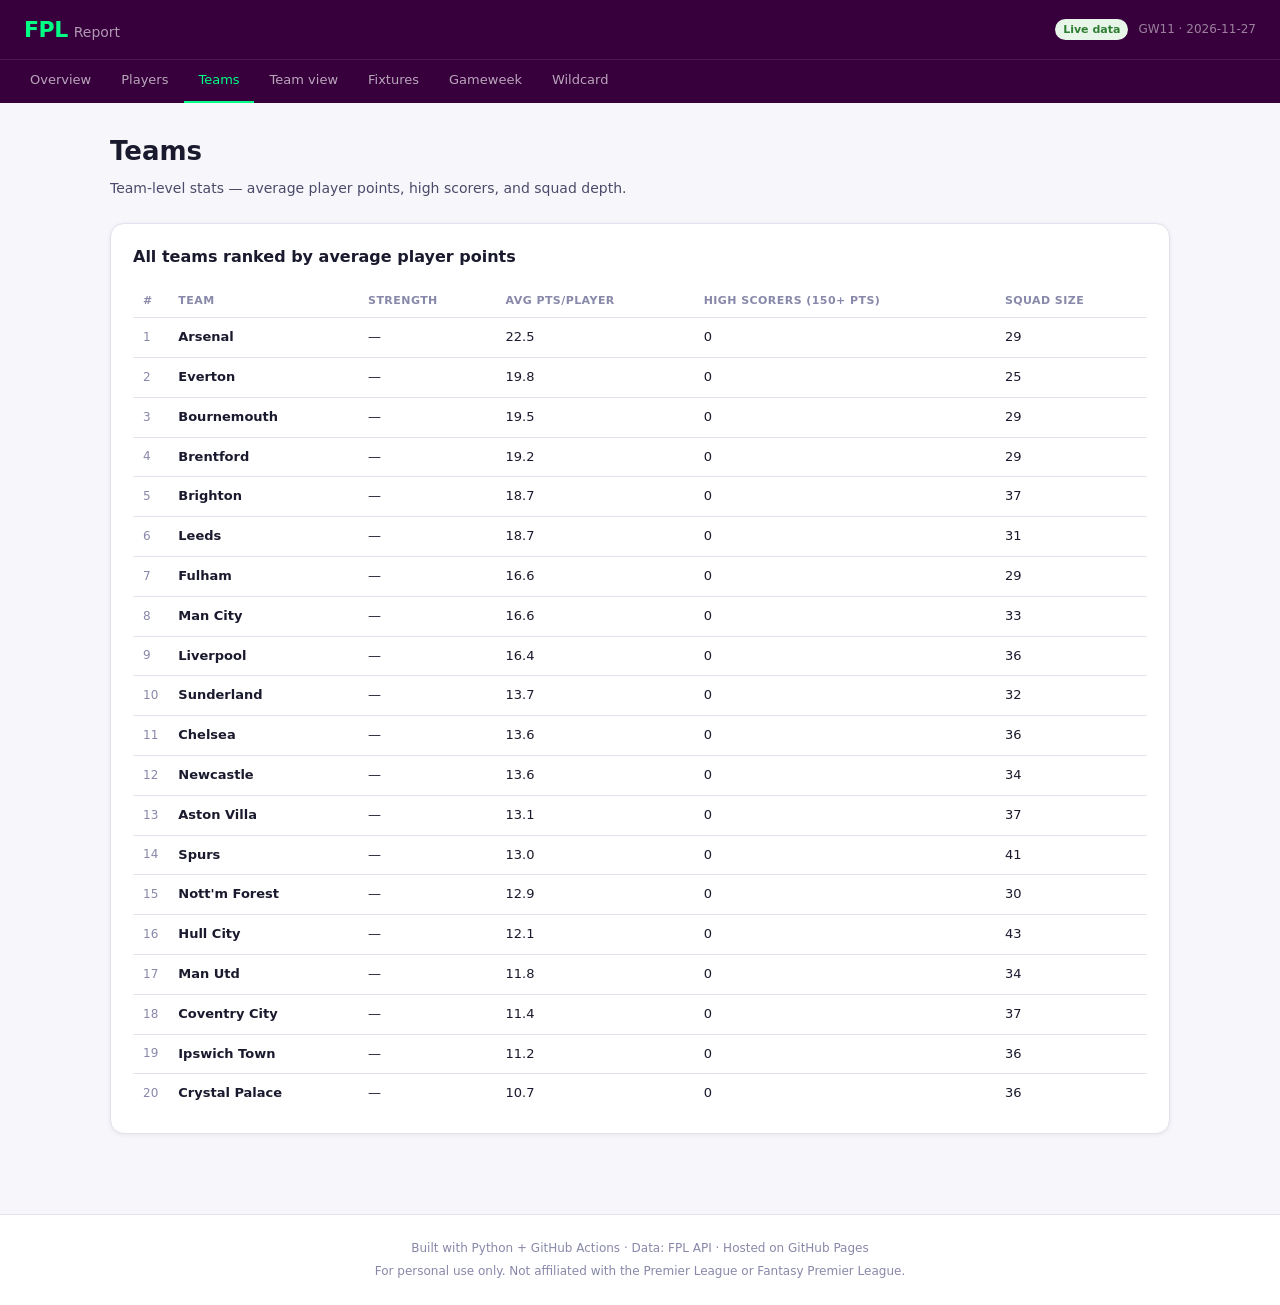
<file: docs/teams.html>
<!DOCTYPE html>
<html lang="en">
<head>
  <meta charset="UTF-8">
  <meta name="viewport" content="width=device-width, initial-scale=1.0">
  <title>Teams — FPL Report</title>
  <link rel="stylesheet" href="assets/style.css">
</head>
<body>
  <header class="site-header">
    <div class="header-inner">
      <div class="header-brand">
        <span class="brand-logo">FPL</span>
        <span class="brand-sub">Report</span>
      </div>
      <div class="header-meta">
        <span class="badge badge-live">Live data</span>
        <span class="meta-info">GW11 · 2026-11-27</span>
      </div>
    </div>
    <nav class="site-nav">
      <a href="index.html" class="nav-link">Overview</a>
<a href="players.html" class="nav-link">Players</a>
<a href="teams.html" class="nav-link active">Teams</a>
<a href="team.html" class="nav-link">Team view</a>
<a href="fixtures.html" class="nav-link">Fixtures</a>
<a href="gameweek.html" class="nav-link">Gameweek</a>
<a href="wildcard.html" class="nav-link">Wildcard</a>
    </nav>
  </header>
  <main class="site-main">
    
    <div class="page-header">
      <h1>Teams</h1>
      <p class="page-desc">Team-level stats — average player points, high scorers, and squad depth.</p>
    </div>
    <section class="card">
      <h2>All teams ranked by average player points</h2>
      <table class="data-table">
        <thead>
          <tr>
            <th>#</th><th>Team</th><th>Strength</th>
            <th>Avg pts/player</th><th>High scorers (150+ pts)</th><th>Squad size</th>
          </tr>
        </thead>
        <tbody>
      <tr>
        <td class="rank">1</td>
        <td><strong>Arsenal</strong></td>
        <td>—</td>
        <td>22.5</td>
        <td>0</td>
        <td>29</td>
      </tr>
      <tr>
        <td class="rank">2</td>
        <td><strong>Everton</strong></td>
        <td>—</td>
        <td>19.8</td>
        <td>0</td>
        <td>25</td>
      </tr>
      <tr>
        <td class="rank">3</td>
        <td><strong>Bournemouth</strong></td>
        <td>—</td>
        <td>19.5</td>
        <td>0</td>
        <td>29</td>
      </tr>
      <tr>
        <td class="rank">4</td>
        <td><strong>Brentford</strong></td>
        <td>—</td>
        <td>19.2</td>
        <td>0</td>
        <td>29</td>
      </tr>
      <tr>
        <td class="rank">5</td>
        <td><strong>Brighton</strong></td>
        <td>—</td>
        <td>18.7</td>
        <td>0</td>
        <td>37</td>
      </tr>
      <tr>
        <td class="rank">6</td>
        <td><strong>Leeds</strong></td>
        <td>—</td>
        <td>18.7</td>
        <td>0</td>
        <td>31</td>
      </tr>
      <tr>
        <td class="rank">7</td>
        <td><strong>Fulham</strong></td>
        <td>—</td>
        <td>16.6</td>
        <td>0</td>
        <td>29</td>
      </tr>
      <tr>
        <td class="rank">8</td>
        <td><strong>Man City</strong></td>
        <td>—</td>
        <td>16.6</td>
        <td>0</td>
        <td>33</td>
      </tr>
      <tr>
        <td class="rank">9</td>
        <td><strong>Liverpool</strong></td>
        <td>—</td>
        <td>16.4</td>
        <td>0</td>
        <td>36</td>
      </tr>
      <tr>
        <td class="rank">10</td>
        <td><strong>Sunderland</strong></td>
        <td>—</td>
        <td>13.7</td>
        <td>0</td>
        <td>32</td>
      </tr>
      <tr>
        <td class="rank">11</td>
        <td><strong>Chelsea</strong></td>
        <td>—</td>
        <td>13.6</td>
        <td>0</td>
        <td>36</td>
      </tr>
      <tr>
        <td class="rank">12</td>
        <td><strong>Newcastle</strong></td>
        <td>—</td>
        <td>13.6</td>
        <td>0</td>
        <td>34</td>
      </tr>
      <tr>
        <td class="rank">13</td>
        <td><strong>Aston Villa</strong></td>
        <td>—</td>
        <td>13.1</td>
        <td>0</td>
        <td>37</td>
      </tr>
      <tr>
        <td class="rank">14</td>
        <td><strong>Spurs</strong></td>
        <td>—</td>
        <td>13.0</td>
        <td>0</td>
        <td>41</td>
      </tr>
      <tr>
        <td class="rank">15</td>
        <td><strong>Nott'm Forest</strong></td>
        <td>—</td>
        <td>12.9</td>
        <td>0</td>
        <td>30</td>
      </tr>
      <tr>
        <td class="rank">16</td>
        <td><strong>Hull City</strong></td>
        <td>—</td>
        <td>12.1</td>
        <td>0</td>
        <td>43</td>
      </tr>
      <tr>
        <td class="rank">17</td>
        <td><strong>Man Utd</strong></td>
        <td>—</td>
        <td>11.8</td>
        <td>0</td>
        <td>34</td>
      </tr>
      <tr>
        <td class="rank">18</td>
        <td><strong>Coventry City</strong></td>
        <td>—</td>
        <td>11.4</td>
        <td>0</td>
        <td>37</td>
      </tr>
      <tr>
        <td class="rank">19</td>
        <td><strong>Ipswich Town</strong></td>
        <td>—</td>
        <td>11.2</td>
        <td>0</td>
        <td>36</td>
      </tr>
      <tr>
        <td class="rank">20</td>
        <td><strong>Crystal Palace</strong></td>
        <td>—</td>
        <td>10.7</td>
        <td>0</td>
        <td>36</td>
      </tr></tbody>
      </table>
    </section>
  </main>
  <footer class="site-footer">
    <p>Built with Python + GitHub Actions · Data: FPL API · Hosted on GitHub Pages</p>
    <p>For personal use only. Not affiliated with the Premier League or Fantasy Premier League.</p>
  </footer>
  <script src="assets/main.js"></script>
</body>
</html>
</file>
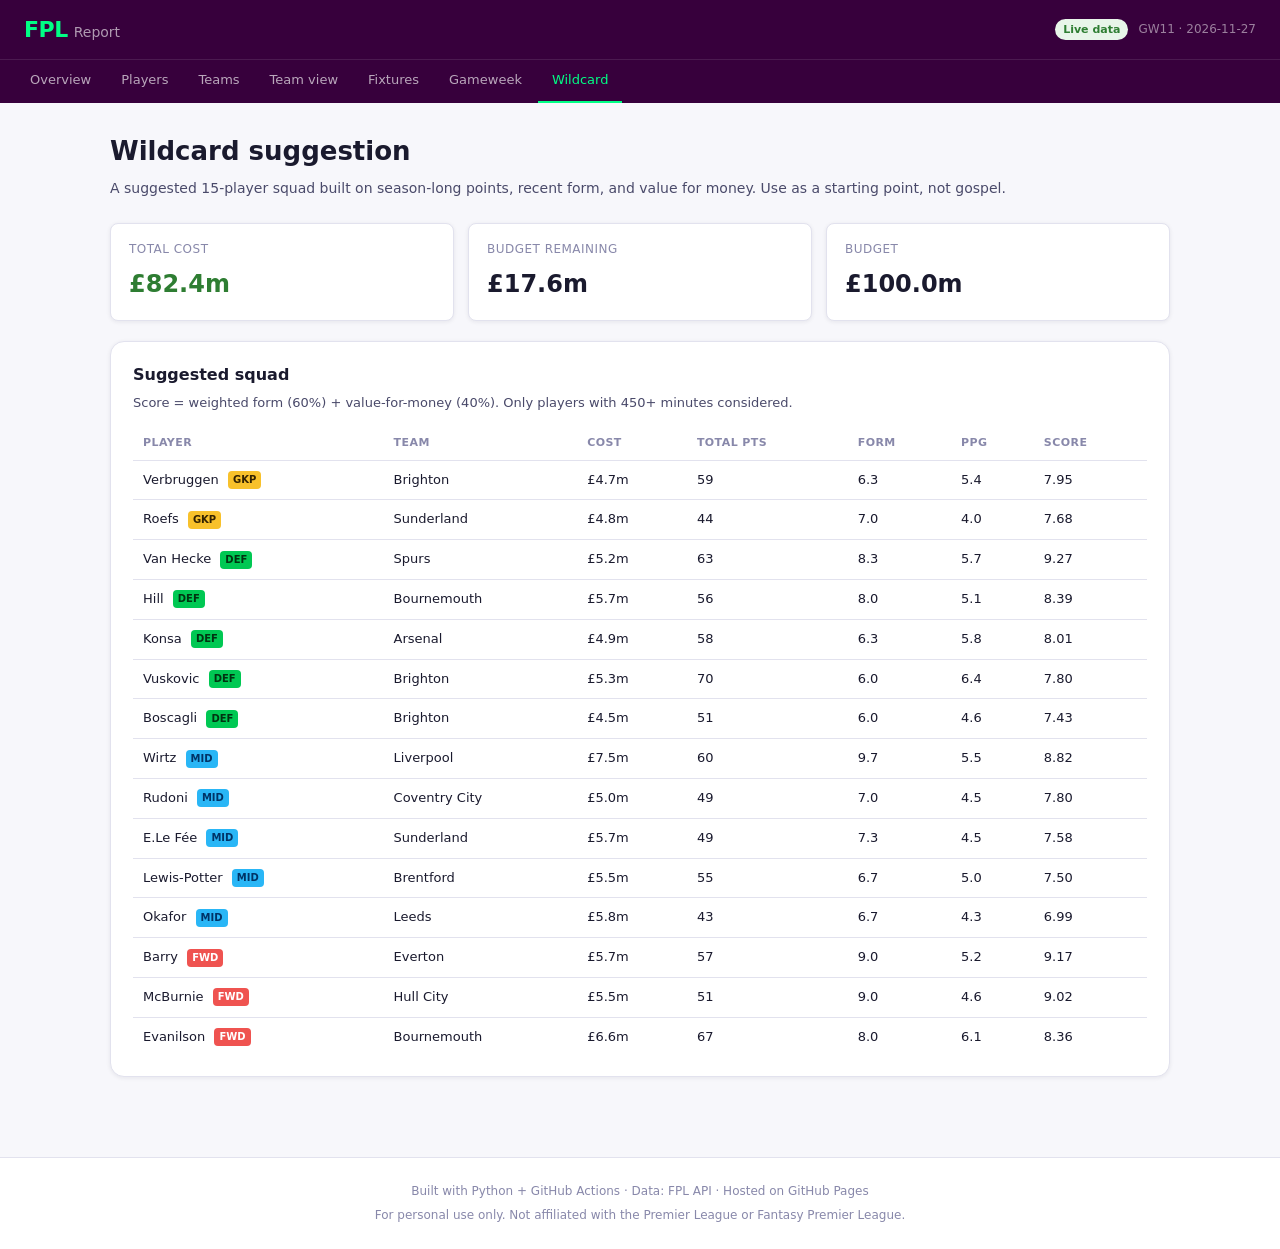
<file: docs/wildcard.html>
<!DOCTYPE html>
<html lang="en">
<head>
  <meta charset="UTF-8">
  <meta name="viewport" content="width=device-width, initial-scale=1.0">
  <title>Wildcard — FPL Report</title>
  <link rel="stylesheet" href="assets/style.css">
</head>
<body>
  <header class="site-header">
    <div class="header-inner">
      <div class="header-brand">
        <span class="brand-logo">FPL</span>
        <span class="brand-sub">Report</span>
      </div>
      <div class="header-meta">
        <span class="badge badge-live">Live data</span>
        <span class="meta-info">GW11 · 2026-11-27</span>
      </div>
    </div>
    <nav class="site-nav">
      <a href="index.html" class="nav-link">Overview</a>
<a href="players.html" class="nav-link">Players</a>
<a href="teams.html" class="nav-link">Teams</a>
<a href="team.html" class="nav-link">Team view</a>
<a href="fixtures.html" class="nav-link">Fixtures</a>
<a href="gameweek.html" class="nav-link">Gameweek</a>
<a href="wildcard.html" class="nav-link active">Wildcard</a>
    </nav>
  </header>
  <main class="site-main">
    
    <div class="page-header">
      <h1>Wildcard suggestion</h1>
      <p class="page-desc">A suggested 15-player squad built on season-long points, recent form, and value for money. Use as a starting point, not gospel.</p>
    </div>

    <div class="stat-cards">
      <div class="stat-card">
        <div class="stat-label">Total cost</div>
        <div class="stat-value in-budget">£82.4m</div>
      </div>
      <div class="stat-card">
        <div class="stat-label">Budget remaining</div>
        <div class="stat-value">£17.6m</div>
      </div>
      <div class="stat-card">
        <div class="stat-label">Budget</div>
        <div class="stat-value">£100.0m</div>
      </div>
    </div>

    <section class="card">
      <h2>Suggested squad</h2>
      <p class="card-desc">Score = weighted form (60%) + value-for-money (40%). Only players with 450+ minutes considered.</p>
      <table class="data-table">
        <thead>
          <tr><th>Player</th><th>Team</th><th>Cost</th><th>Total pts</th><th>Form</th><th>PPG</th><th>Score</th></tr>
        </thead>
        <tbody>
        <tr>
          <td class="player-name">
            <span class="name">Verbruggen</span>
            <span class="pos-badge pos-1">GKP</span>
          </td>
          <td>Brighton</td>
          <td>£4.7m</td>
          <td>59</td>
          <td>6.3</td>
          <td>5.4</td>
          <td>7.95</td>
        </tr>
        <tr>
          <td class="player-name">
            <span class="name">Roefs</span>
            <span class="pos-badge pos-1">GKP</span>
          </td>
          <td>Sunderland</td>
          <td>£4.8m</td>
          <td>44</td>
          <td>7.0</td>
          <td>4.0</td>
          <td>7.68</td>
        </tr>
        <tr>
          <td class="player-name">
            <span class="name">Van Hecke</span>
            <span class="pos-badge pos-2">DEF</span>
          </td>
          <td>Spurs</td>
          <td>£5.2m</td>
          <td>63</td>
          <td>8.3</td>
          <td>5.7</td>
          <td>9.27</td>
        </tr>
        <tr>
          <td class="player-name">
            <span class="name">Hill</span>
            <span class="pos-badge pos-2">DEF</span>
          </td>
          <td>Bournemouth</td>
          <td>£5.7m</td>
          <td>56</td>
          <td>8.0</td>
          <td>5.1</td>
          <td>8.39</td>
        </tr>
        <tr>
          <td class="player-name">
            <span class="name">Konsa</span>
            <span class="pos-badge pos-2">DEF</span>
          </td>
          <td>Arsenal</td>
          <td>£4.9m</td>
          <td>58</td>
          <td>6.3</td>
          <td>5.8</td>
          <td>8.01</td>
        </tr>
        <tr>
          <td class="player-name">
            <span class="name">Vuskovic</span>
            <span class="pos-badge pos-2">DEF</span>
          </td>
          <td>Brighton</td>
          <td>£5.3m</td>
          <td>70</td>
          <td>6.0</td>
          <td>6.4</td>
          <td>7.80</td>
        </tr>
        <tr>
          <td class="player-name">
            <span class="name">Boscagli</span>
            <span class="pos-badge pos-2">DEF</span>
          </td>
          <td>Brighton</td>
          <td>£4.5m</td>
          <td>51</td>
          <td>6.0</td>
          <td>4.6</td>
          <td>7.43</td>
        </tr>
        <tr>
          <td class="player-name">
            <span class="name">Wirtz</span>
            <span class="pos-badge pos-3">MID</span>
          </td>
          <td>Liverpool</td>
          <td>£7.5m</td>
          <td>60</td>
          <td>9.7</td>
          <td>5.5</td>
          <td>8.82</td>
        </tr>
        <tr>
          <td class="player-name">
            <span class="name">Rudoni</span>
            <span class="pos-badge pos-3">MID</span>
          </td>
          <td>Coventry City</td>
          <td>£5.0m</td>
          <td>49</td>
          <td>7.0</td>
          <td>4.5</td>
          <td>7.80</td>
        </tr>
        <tr>
          <td class="player-name">
            <span class="name">E.Le Fée</span>
            <span class="pos-badge pos-3">MID</span>
          </td>
          <td>Sunderland</td>
          <td>£5.7m</td>
          <td>49</td>
          <td>7.3</td>
          <td>4.5</td>
          <td>7.58</td>
        </tr>
        <tr>
          <td class="player-name">
            <span class="name">Lewis-Potter</span>
            <span class="pos-badge pos-3">MID</span>
          </td>
          <td>Brentford</td>
          <td>£5.5m</td>
          <td>55</td>
          <td>6.7</td>
          <td>5.0</td>
          <td>7.50</td>
        </tr>
        <tr>
          <td class="player-name">
            <span class="name">Okafor</span>
            <span class="pos-badge pos-3">MID</span>
          </td>
          <td>Leeds</td>
          <td>£5.8m</td>
          <td>43</td>
          <td>6.7</td>
          <td>4.3</td>
          <td>6.99</td>
        </tr>
        <tr>
          <td class="player-name">
            <span class="name">Barry</span>
            <span class="pos-badge pos-4">FWD</span>
          </td>
          <td>Everton</td>
          <td>£5.7m</td>
          <td>57</td>
          <td>9.0</td>
          <td>5.2</td>
          <td>9.17</td>
        </tr>
        <tr>
          <td class="player-name">
            <span class="name">McBurnie</span>
            <span class="pos-badge pos-4">FWD</span>
          </td>
          <td>Hull City</td>
          <td>£5.5m</td>
          <td>51</td>
          <td>9.0</td>
          <td>4.6</td>
          <td>9.02</td>
        </tr>
        <tr>
          <td class="player-name">
            <span class="name">Evanilson</span>
            <span class="pos-badge pos-4">FWD</span>
          </td>
          <td>Bournemouth</td>
          <td>£6.6m</td>
          <td>67</td>
          <td>8.0</td>
          <td>6.1</td>
          <td>8.36</td>
        </tr></tbody>
      </table>
    </section>
  </main>
  <footer class="site-footer">
    <p>Built with Python + GitHub Actions · Data: FPL API · Hosted on GitHub Pages</p>
    <p>For personal use only. Not affiliated with the Premier League or Fantasy Premier League.</p>
  </footer>
  <script src="assets/main.js"></script>
</body>
</html>
</file>
<file: docs/assets/style.css>
:root {
  --pitch: #2d7a3a;
  --pitch-light: #38964a;
  --ink: #1a1a2e;
  --ink-muted: #4a4a6a;
  --ink-faint: #8888aa;
  --surface: #ffffff;
  --surface-alt: #f7f7fb;
  --border: #e2e2ee;
  --accent: #37003c;
  --accent-bright: #00ff85;
  --fdr1: #00cc44; --fdr1-text: #003311;
  --fdr2: #88dd44; --fdr2-text: #1a3300;
  --fdr3: #ffcc00; --fdr3-text: #332200;
  --fdr4: #ff6644; --fdr4-text: #330000;
  --fdr5: #cc0000; --fdr5-text: #fff;
  --pos1: #f8c12b; --pos2: #00c853; --pos3: #29b6f6; --pos4: #ef5350;
  --radius: 8px; --radius-lg: 14px;
  --shadow: 0 1px 4px rgba(26,26,46,0.08);
}

*, *::before, *::after { box-sizing: border-box; margin: 0; padding: 0; }

body {
  font-family: 'Inter', system-ui, -apple-system, sans-serif;
  font-size: 15px; line-height: 1.6;
  background: var(--surface-alt); color: var(--ink);
  min-height: 100vh;
}

/* Header */
.site-header {
  background: var(--accent);
  color: white;
  position: sticky; top: 0; z-index: 100;
}
.header-inner {
  display: flex; align-items: center; justify-content: space-between;
  padding: 12px 24px;
}
.header-brand { display: flex; align-items: baseline; gap: 6px; }
.brand-logo {
  font-size: 22px; font-weight: 800; letter-spacing: -0.5px;
  color: var(--accent-bright);
}
.brand-sub { font-size: 14px; color: rgba(255,255,255,0.6); }
.header-meta { display: flex; align-items: center; gap: 10px; font-size: 12px; }
.meta-info { color: rgba(255,255,255,0.5); }

/* Nav */
.site-nav {
  display: flex; gap: 2px;
  padding: 0 16px;
  border-top: 1px solid rgba(255,255,255,0.1);
  overflow-x: auto;
}
.nav-link {
  display: inline-block; padding: 10px 14px;
  font-size: 13px; font-weight: 500; color: rgba(255,255,255,0.65);
  text-decoration: none; white-space: nowrap;
  border-bottom: 2px solid transparent;
  transition: color 0.15s, border-color 0.15s;
}
.nav-link:hover { color: white; }
.nav-link.active { color: var(--accent-bright); border-bottom-color: var(--accent-bright); }

/* Main */
.site-main { max-width: 1100px; margin: 0 auto; padding: 28px 20px 60px; }
.page-header { margin-bottom: 24px; }
.page-header h1 { font-size: 26px; font-weight: 700; color: var(--ink); }
.page-header .page-desc { color: var(--ink-muted); margin-top: 4px; font-size: 14px; }

/* Cards */
.card {
  background: var(--surface);
  border: 1px solid var(--border);
  border-radius: var(--radius-lg);
  padding: 20px 22px;
  margin-bottom: 20px;
  box-shadow: var(--shadow);
}
.card h2 { font-size: 16px; font-weight: 600; margin-bottom: 14px; color: var(--ink); }
.card-desc { font-size: 13px; color: var(--ink-muted); margin-bottom: 12px; margin-top: -8px; }

/* Stat cards */
.stat-cards {
  display: grid; grid-template-columns: repeat(auto-fit, minmax(160px, 1fr)); gap: 14px;
  margin-bottom: 20px;
}
.stat-card {
  background: var(--surface);
  border: 1px solid var(--border);
  border-radius: var(--radius);
  padding: 16px 18px;
  box-shadow: var(--shadow);
}
.stat-label { font-size: 12px; color: var(--ink-faint); text-transform: uppercase; letter-spacing: 0.04em; margin-bottom: 6px; }
.stat-value { font-size: 24px; font-weight: 700; color: var(--ink); }

/* Tables */
.table-wrap { overflow-x: auto; }
.data-table { width: 100%; border-collapse: collapse; font-size: 13px; }
.data-table th {
  text-align: left; padding: 8px 10px;
  font-size: 11px; font-weight: 600; text-transform: uppercase; letter-spacing: 0.04em;
  color: var(--ink-faint); border-bottom: 1px solid var(--border);
}
.data-table td { padding: 9px 10px; border-bottom: 1px solid var(--border); }
.data-table tr:last-child td { border-bottom: none; }
.data-table tr:hover td { background: var(--surface-alt); }
.data-table .rank { color: var(--ink-faint); font-size: 12px; width: 28px; }
.data-table .pts { font-weight: 600; }
.empty { text-align: center; color: var(--ink-faint); padding: 20px; }

/* Badges */
.badge { display: inline-block; font-size: 11px; font-weight: 600; padding: 2px 8px; border-radius: 999px; }
.badge-mock { background: #fff3e0; color: #e65100; }
.badge-live { background: #e8f5e9; color: #2e7d32; }
.badge-current { background: var(--accent-bright); color: var(--accent); font-size: 10px; vertical-align: middle; }

/* Position badges */
.pos-badge { display: inline-block; font-size: 10px; font-weight: 700; padding: 1px 5px; border-radius: 4px; margin-left: 5px; vertical-align: middle; }
.pos-1 { background: var(--pos1); color: #332200; }
.pos-2 { background: var(--pos2); color: #003311; }
.pos-3 { background: var(--pos3); color: #003366; }
.pos-4 { background: var(--pos4); color: white; }

/* FDR pills */
.fdr-pill { display: inline-block; font-size: 11px; font-weight: 700; padding: 2px 7px; border-radius: 6px; margin: 1px; }
.fdr-1 { background: var(--fdr1); color: var(--fdr1-text); }
.fdr-2 { background: var(--fdr2); color: var(--fdr2-text); }
.fdr-3 { background: var(--fdr3); color: var(--fdr3-text); }
.fdr-4 { background: var(--fdr4); color: var(--fdr4-text); }
.fdr-5 { background: var(--fdr5); color: var(--fdr5-text); }
.fdr-legend { display: flex; gap: 8px; flex-wrap: wrap; align-items: center; padding: 14px 18px; margin-bottom: 20px; }

/* Fixtures */
.fixtures-table .score-cell { text-align: center; font-weight: 700; color: var(--ink); }
.fixtures-table .team-name { font-weight: 500; }
.fixtures-table .fixture-date { font-size: 12px; color: var(--ink-faint); }
.fixture-gw--current { border-color: var(--accent); }

/* Two-col layout */
.two-col { display: grid; grid-template-columns: 1fr 1fr; gap: 20px; }
@media (max-width: 700px) { .two-col { grid-template-columns: 1fr; } }

/* Table controls */
.table-controls { display: flex; align-items: center; justify-content: space-between; margin-bottom: 14px; flex-wrap: wrap; gap: 10px; }
.table-controls h2 { margin-bottom: 0; }
.filter-group { display: flex; gap: 6px; }
.filter-btn {
  font-size: 12px; font-weight: 600; padding: 4px 12px;
  border: 1px solid var(--border); border-radius: 999px;
  background: var(--surface); color: var(--ink-muted); cursor: pointer;
  transition: all 0.15s;
}
.filter-btn.active, .filter-btn:hover { background: var(--accent); color: white; border-color: var(--accent); }

/* Player comparison */
.comparison-card { }
.compare-selects { display: grid; grid-template-columns: 1fr auto 1fr; align-items: end; gap: 14px; margin-bottom: 16px; }
.compare-selects label { font-size: 12px; color: var(--ink-faint); display: block; margin-bottom: 4px; }
.compare-selects select { width: 100%; padding: 8px 10px; border: 1px solid var(--border); border-radius: var(--radius); font-size: 13px; background: var(--surface); }
.compare-vs { font-weight: 700; color: var(--ink-faint); padding-bottom: 8px; text-align: center; }
.comparison-result { display: none; }
.comparison-result.visible { display: block; }
.compare-table { width: 100%; border-collapse: collapse; font-size: 13px; }
.compare-table th { padding: 8px 12px; text-align: center; font-size: 12px; font-weight: 600; color: var(--ink-faint); border-bottom: 1px solid var(--border); }
.compare-table th:first-child { text-align: left; }
.compare-table td { padding: 9px 12px; text-align: center; border-bottom: 1px solid var(--border); }
.compare-table td:first-child { text-align: left; color: var(--ink-muted); font-size: 12px; }
.compare-table .winner { font-weight: 700; color: var(--pitch); }
.compare-table .header-a, .compare-table .header-b { font-weight: 700; font-size: 14px; color: var(--ink); }

/* Team view */
.team-select-label { font-size: 12px; color: var(--ink-faint); display: block; margin-bottom: 6px; }
#team-select { width: 100%; max-width: 320px; padding: 8px 10px; border: 1px solid var(--border); border-radius: var(--radius); font-size: 13px; background: var(--surface); }
.stat-sub { font-size: 12px; color: var(--ink-faint); margin-top: 4px; }
/* Team view has 7 KPI cards — narrower minmax than the default .stat-cards
   keeps them on one row instead of wrapping 6+1 at normal page widths. */
#team-stats { grid-template-columns: repeat(auto-fit, minmax(124px, 1fr)); }
#team-stats .stat-value { font-size: 20px; }

/* Wildcard */
.in-budget { color: #2e7d32; }
.over-budget { color: #c62828; }

/* Footer */
.site-footer { text-align: center; padding: 24px; font-size: 12px; color: var(--ink-faint); border-top: 1px solid var(--border); background: var(--surface); }
.site-footer p + p { margin-top: 4px; }
</file>
